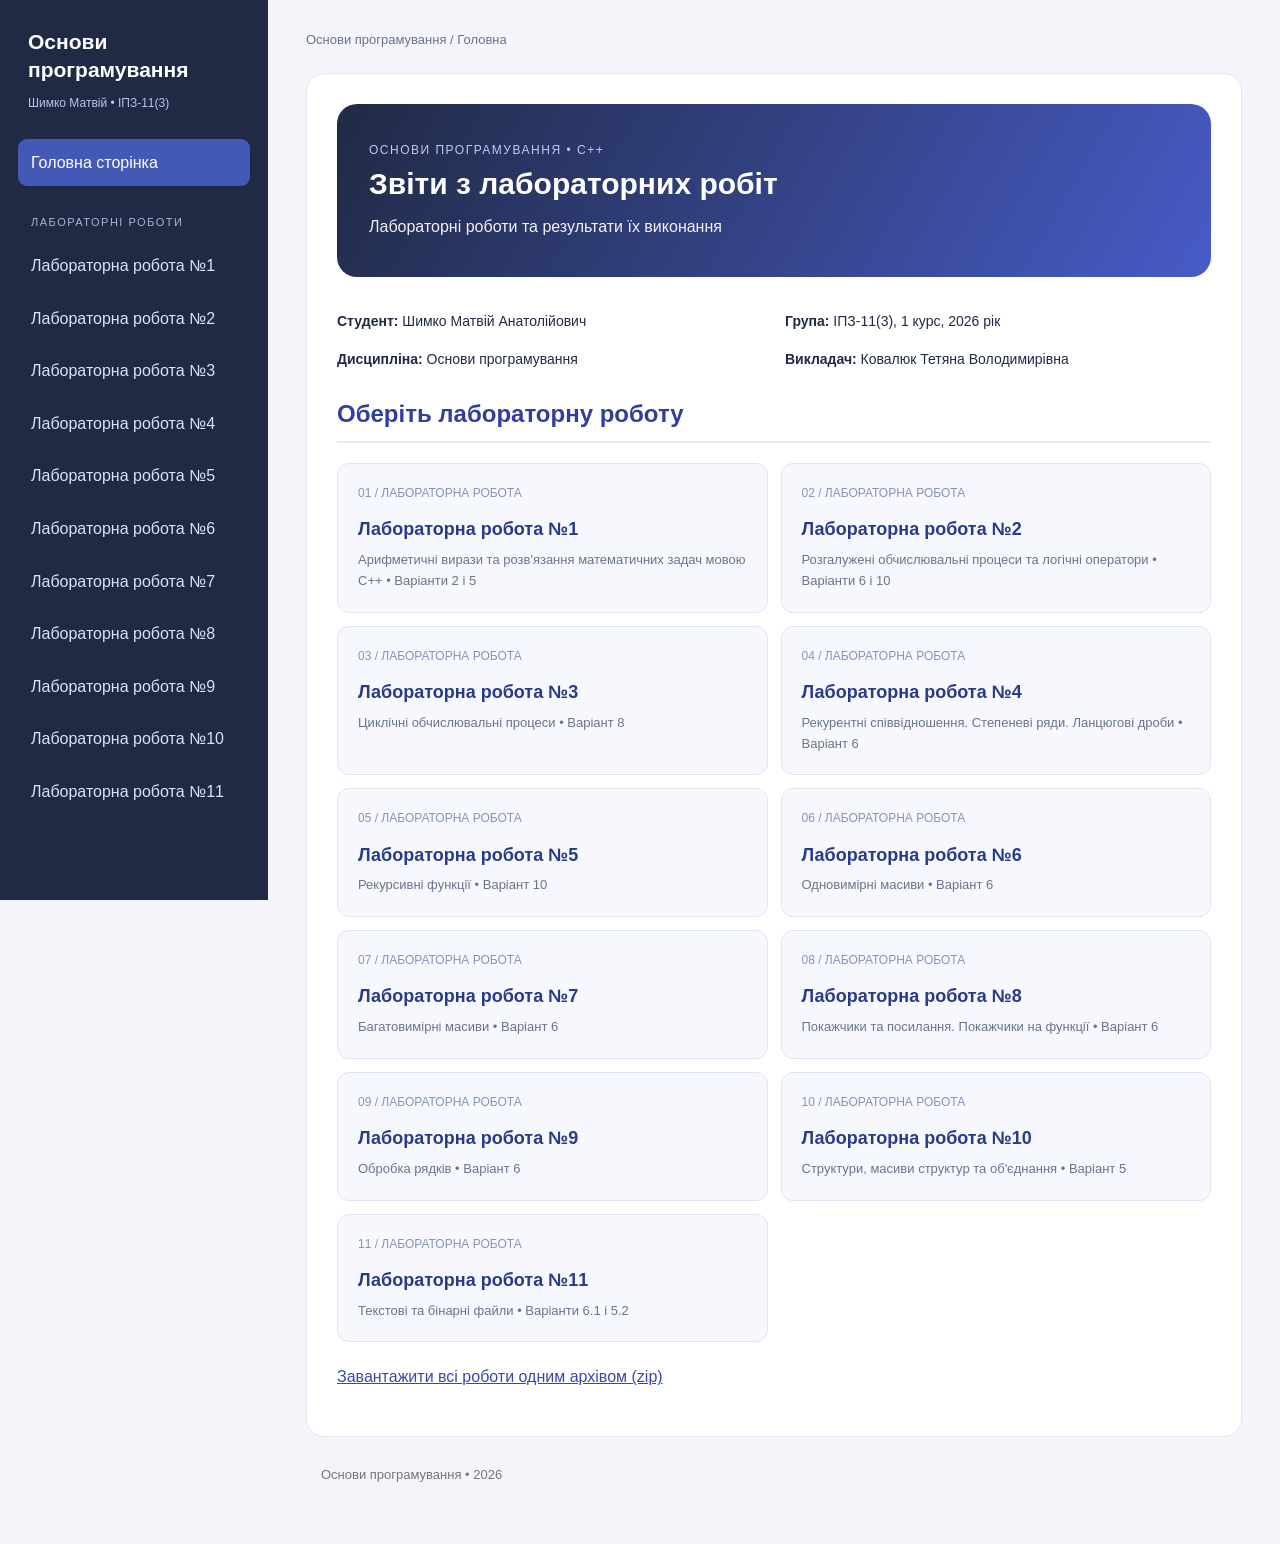
<file: index.html>
<!doctype html>
<html lang="uk">
<head>
<meta charset="utf-8">
<meta name="viewport" content="width=device-width, initial-scale=1">
<title>Лабораторні роботи. Шимко Матвій, ІПЗ-11(3)</title>
<link rel="stylesheet" href="style.css">
</head>
<body>
<a class="skip" href="#content">Перейти до вмісту</a>
<div class="layout">
<aside class="sidebar"><div class="brand">Основи<br>програмування<small>Шимко Матвій • ІПЗ-11(3)</small></div><nav aria-label="Лабораторні роботи"><a href="index.html" class="active" aria-current="page">Головна сторінка</a><div class="side-label">ЛАБОРАТОРНІ РОБОТИ</div><a href="lab01/index.html">Лабораторна робота №1</a><a href="lab02/index.html">Лабораторна робота №2</a><a href="lab03/index.html">Лабораторна робота №3</a><a href="lab04/index.html">Лабораторна робота №4</a><a href="lab05/index.html">Лабораторна робота №5</a><a href="lab06/index.html">Лабораторна робота №6</a><a href="lab07/index.html">Лабораторна робота №7</a><a href="lab08/index.html">Лабораторна робота №8</a><a href="lab09/index.html">Лабораторна робота №9</a><a href="lab10/index.html">Лабораторна робота №10</a><a href="lab11/index.html">Лабораторна робота №11</a></nav></aside>
<main id="content" class="main">
<p id="crumb" class="crumb"></p>
<section class="page" id="home" tabindex="-1">
<header class="hero"><p class="eyebrow">Основи програмування • C++</p>
<h1>Звіти з лабораторних робіт</h1>
<p>Лабораторні роботи та результати їх виконання</p></header>
<div class="meta"><p><b>Студент:</b> Шимко Матвій Анатолійович</p>
<p><b>Група:</b> ІПЗ-11(3), 1 курс, 2026 рік</p>
<p><b>Дисципліна:</b> Основи програмування</p>
<p><b>Викладач:</b> Ковалюк Тетяна Володимирівна</p></div>
<h2>Оберіть лабораторну роботу</h2>
<div class="menu-grid"><a class="menu-card" href="lab01/index.html"><span class="num">01 / ЛАБОРАТОРНА РОБОТА</span><b>Лабораторна робота №1</b><span>Арифметичні вирази та розв&#x27;язання математичних задач мовою C++ • Варіанти 2 і 5</span></a><a class="menu-card" href="lab02/index.html"><span class="num">02 / ЛАБОРАТОРНА РОБОТА</span><b>Лабораторна робота №2</b><span>Розгалужені обчислювальні процеси та логічні оператори • Варіанти 6 і 10</span></a><a class="menu-card" href="lab03/index.html"><span class="num">03 / ЛАБОРАТОРНА РОБОТА</span><b>Лабораторна робота №3</b><span>Циклічні обчислювальні процеси • Варіант 8</span></a><a class="menu-card" href="lab04/index.html"><span class="num">04 / ЛАБОРАТОРНА РОБОТА</span><b>Лабораторна робота №4</b><span>Рекурентні співвідношення. Степеневі ряди. Ланцюгові дроби • Варіант 6</span></a><a class="menu-card" href="lab05/index.html"><span class="num">05 / ЛАБОРАТОРНА РОБОТА</span><b>Лабораторна робота №5</b><span>Рекурсивні функції • Варіант 10</span></a><a class="menu-card" href="lab06/index.html"><span class="num">06 / ЛАБОРАТОРНА РОБОТА</span><b>Лабораторна робота №6</b><span>Одновимірні масиви • Варіант 6</span></a><a class="menu-card" href="lab07/index.html"><span class="num">07 / ЛАБОРАТОРНА РОБОТА</span><b>Лабораторна робота №7</b><span>Багатовимірні масиви • Варіант 6</span></a><a class="menu-card" href="lab08/index.html"><span class="num">08 / ЛАБОРАТОРНА РОБОТА</span><b>Лабораторна робота №8</b><span>Покажчики та посилання. Покажчики на функції • Варіант 6</span></a><a class="menu-card" href="lab09/index.html"><span class="num">09 / ЛАБОРАТОРНА РОБОТА</span><b>Лабораторна робота №9</b><span>Обробка рядків • Варіант 6</span></a><a class="menu-card" href="lab10/index.html"><span class="num">10 / ЛАБОРАТОРНА РОБОТА</span><b>Лабораторна робота №10</b><span>Структури, масиви структур та об&#x27;єднання • Варіант 5</span></a><a class="menu-card" href="lab11/index.html"><span class="num">11 / ЛАБОРАТОРНА РОБОТА</span><b>Лабораторна робота №11</b><span>Текстові та бінарні файли • Варіанти 6.1 і 5.2</span></a></div>
<p class="zip"><a href="Shimko_IPZ-11.zip" download>Завантажити всі роботи одним
архівом (zip)</a></p>
</section>
<p class="footer">Основи програмування • 2026</p>
</main>
</div>
<script src="site.js"></script>
</body>
</html>
</file>
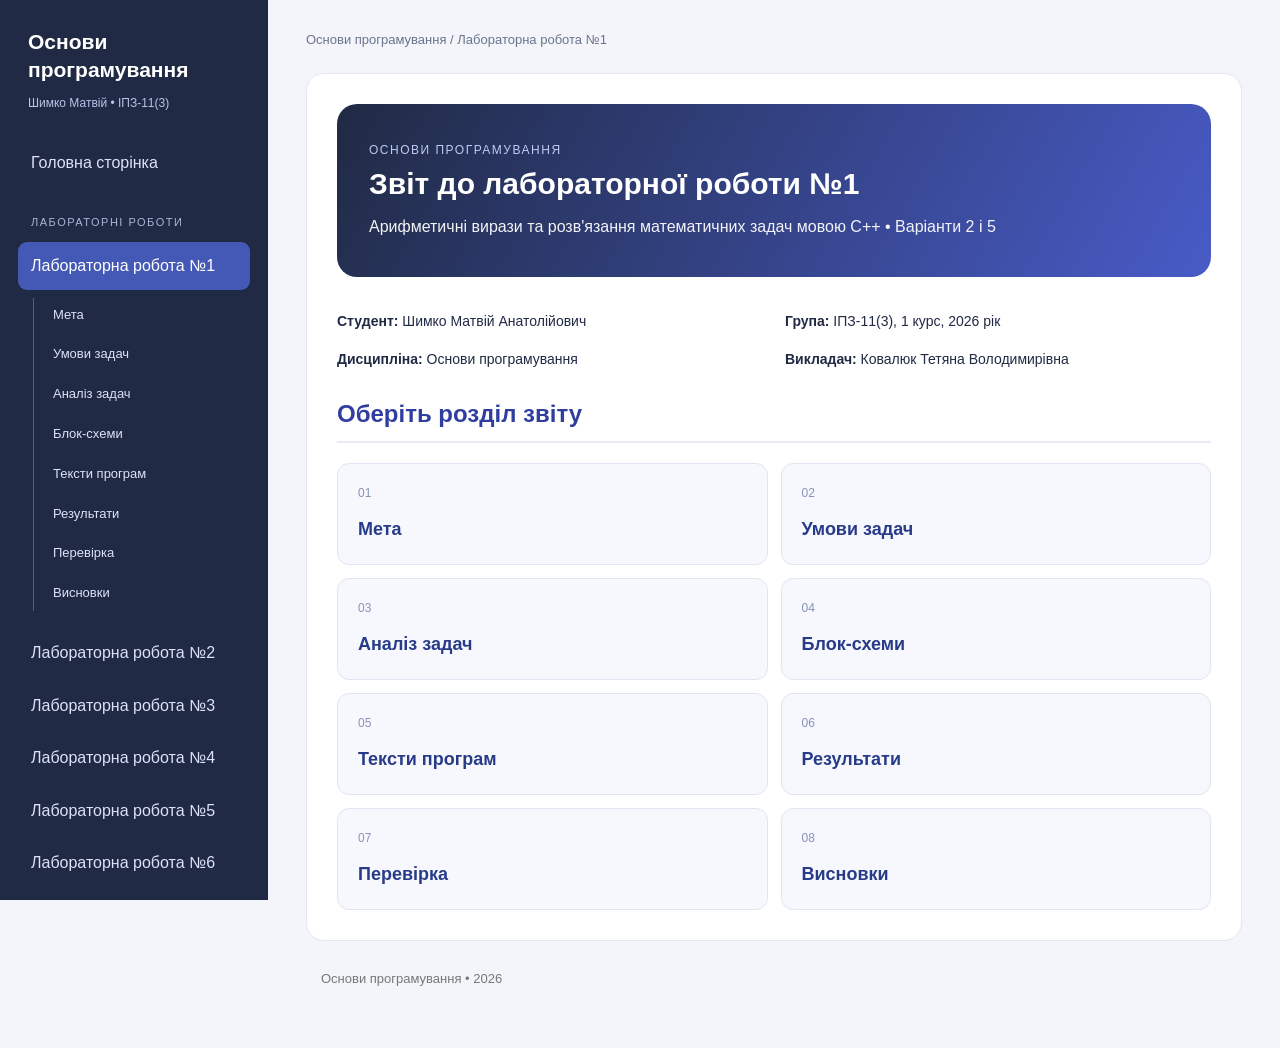
<file: lab01/index.html>
<!doctype html>
<html lang="uk">
<head>
<meta charset="utf-8">
<meta name="viewport" content="width=device-width, initial-scale=1">
<title>Лабораторна №1. Арифметичні вирази та розв&#x27;язання математичних задач мовою C++</title>
<link rel="stylesheet" href="../style.css">
</head>
<body data-lab="1">
<a class="skip" href="#content">Перейти до вмісту</a>
<div class="layout">
<aside class="sidebar"><div class="brand">Основи<br>програмування<small>Шимко Матвій • ІПЗ-11(3)</small></div><nav aria-label="Лабораторні роботи"><a href="../index.html">Головна сторінка</a><div class="side-label">ЛАБОРАТОРНІ РОБОТИ</div><a href="../lab01/index.html#top" data-nav="top">Лабораторна робота №1</a><nav class="subnav" aria-label="Розділи звіту"><a href="#goal" data-nav="goal">Мета</a><a href="#task" data-nav="task">Умови задач</a><a href="#analysis" data-nav="analysis">Аналіз задач</a><a href="#scheme" data-nav="scheme">Блок-схеми</a><a href="#code" data-nav="code">Тексти програм</a><a href="#results" data-nav="results">Результати</a><a href="#check" data-nav="check">Перевірка</a><a href="#conclusion" data-nav="conclusion">Висновки</a></nav><a href="../lab02/index.html">Лабораторна робота №2</a><a href="../lab03/index.html">Лабораторна робота №3</a><a href="../lab04/index.html">Лабораторна робота №4</a><a href="../lab05/index.html">Лабораторна робота №5</a><a href="../lab06/index.html">Лабораторна робота №6</a><a href="../lab07/index.html">Лабораторна робота №7</a><a href="../lab08/index.html">Лабораторна робота №8</a><a href="../lab09/index.html">Лабораторна робота №9</a><a href="../lab10/index.html">Лабораторна робота №10</a><a href="../lab11/index.html">Лабораторна робота №11</a></nav></aside>
<main id="content" class="main">
<p id="crumb" class="crumb"></p>
<section class="page" id="top" tabindex="-1"><header class="hero"><p class="eyebrow">Основи програмування</p><h1>Звіт до лабораторної роботи №1</h1><p>Арифметичні вирази та розв'язання математичних задач мовою C++ • Варіанти 2 і 5</p></header><div class="meta"><p><b>Студент:</b> Шимко Матвій Анатолійович</p>
<p><b>Група:</b> ІПЗ-11(3), 1 курс, 2026 рік</p>
<p><b>Дисципліна:</b> Основи програмування</p>
<p><b>Викладач:</b> Ковалюк Тетяна Володимирівна</p></div><h2>Оберіть розділ звіту</h2><div class="menu-grid"><a class="menu-card" href="#goal"><span class="num">01</span><b>Мета</b></a><a class="menu-card" href="#task"><span class="num">02</span><b>Умови задач</b></a><a class="menu-card" href="#analysis"><span class="num">03</span><b>Аналіз задач</b></a><a class="menu-card" href="#scheme"><span class="num">04</span><b>Блок-схеми</b></a><a class="menu-card" href="#code"><span class="num">05</span><b>Тексти програм</b></a><a class="menu-card" href="#results"><span class="num">06</span><b>Результати</b></a><a class="menu-card" href="#check"><span class="num">07</span><b>Перевірка</b></a><a class="menu-card" href="#conclusion"><span class="num">08</span><b>Висновки</b></a></div></section>
<section class="page" id="goal" tabindex="-1"><p class="eyebrow">Лабораторна робота №1 / 01 з 08</p><h2>1. Мета роботи</h2>
<div class="card"><ul>
<li>Вивчити особливості використання вбудованих типів даних: char, int, long, short, float,
double, unsigned char, unsigned int, unsigned long.</li>
<li>Вивчити особливості використання функцій введення - виведення.</li>
<li>Навчитися застосовувати стандартні математичні функції.</li>
</ul></div>
<div class="page-footer"><a href="#top">← До розділів</a><a href="#top">Усі розділи</a><a href="#task">Умови задач →</a></div></section>
<section class="page" id="task" tabindex="-1"><p class="eyebrow">Лабораторна робота №1 / 02 з 08</p><h2>2. Умови задач</h2>
<div class="task">
<h3>Завдання 1 - варіант 2</h3>
<p>Варіант 2 (у таблиці 28 варіантів, 30 - 28 = 2).</p>
<p>За даними, що введені з клавіатури в оперативну пам'ять, визначити значення виразу,
використовуючи математичні функції, і вивести результат на екран. Довільні значення
змінних A, B, C, D ввести з клавіатури.</p>
<div class="formula">X = (2.3 + AB<sup>2</sup>) / (0.4 + Ce<sup>D</sup>)</div>
</div>

<div class="task">
<h3>Завдання 2 - варіант 5</h3>
<p>Варіант 5 (у таблиці 25 варіантів, 30 - 25 = 5).</p>
<p>Написати програму, що розв'язує задачу з математики шкільного курсу: обчислити відстань
від точки (x<sub>0</sub>, y<sub>0</sub>) до точки (x<sub>1</sub>, y<sub>1</sub>), значення
координат яких введені з клавіатури.</p>
</div>
<div class="page-footer"><a href="#goal">← Мета</a><a href="#top">Усі розділи</a><a href="#analysis">Аналіз задач →</a></div></section>
<section class="page" id="analysis" tabindex="-1"><p class="eyebrow">Лабораторна робота №1 / 03 з 08</p><h2>3. Аналіз задач</h2>
<div class="task">
<h3>Завдання 1 - варіант 2</h3>
<p>Для розв'язання задачі потрібно ввести чотири дійсні числа A, B, C, D (тип
<code>float</code>). Вони вводяться одним рядком. Вираз рахується частинами: спочатку чисельник
2.3 + AB<sup>2</sup>, потім знаменник 0.4 + Ce<sup>D</sup>, а тоді їх частка. Квадрат B рахується
множенням, а експонента функцією <code>exp</code> з бібліотеки <code>cmath</code>. </p>
<p>Якщо введено не число, <code>cin.fail()</code> показує помилку, <code>cin.clear()</code> її
скидає, а <code>cin.ignore()</code> пропускає неправильний рядок. Після цього чотири значення
вводяться знову.</p>
<p>Перед діленням необхідно переконатися, що знаменник не дорівнює нулю. Дробові числа зберігаються наближено, тому знаменник вважається нулем, якщо
його модуль менший за 10<sup>-6</sup>. Тоді виводиться повідомлення, а X не рахується. Окреме
повідомлення виводиться, якщо значення X не вміщується у <code>float</code>.</p>
</div>

<div class="task">
<h3>Завдання 2 - варіант 5</h3>
<p>Різниці координат по осях Ox і Oy є катетами прямокутного трикутника, а відстань між точками є
його гіпотенузою. За теоремою Піфагора отримуємо формулу:</p>
<div class="formula">d = √((x<sub>1</sub> - x<sub>0</sub>)<sup>2</sup> +
(y<sub>1</sub> - y<sub>0</sub>)<sup>2</sup>)</div>
<p>Програма рахує різниці координат. Для квадрата використовую множення, а для кореня
функцію <code>sqrt</code>. Координати дійсні (<code>float</code>), кожна пара вводиться окремо, а
неправильне введення обробляється так само, як у завданні 1.</p>
</div>

<div class="task">
<h3>Структура програм</h3>
<p>Функції в цій роботі ще не вивчалися, тому кожна програма складається лише з функції
<code>main</code>.</p>
<p class="tcap">Таблиця 1 - Функції програм</p>
<div class="table-scroll"><table>
<tr><th>Файл</th><th>Функція</th><th>Призначення</th></tr>
<tr><td><code>task1.cpp</code></td><td><code>main</code></td><td>введення A, B, C, D з
перевіркою, обчислення і виведення X</td></tr>
<tr><td><code>task2.cpp</code></td><td><code>main</code></td><td>введення координат двох
точок з перевіркою, обчислення і виведення відстані</td></tr>
</table></div>
<p>Джерела: Ковалюк Т.В. Алгоритмізація та програмування, 2024; Ковалюк Т.В.,
Петрівський В.Я. Гарний стиль програмування мовами C, C++, C#, 2025.</p>
</div>
<div class="page-footer"><a href="#task">← Умови задач</a><a href="#top">Усі розділи</a><a href="#scheme">Блок-схеми →</a></div></section>
<section class="page" id="scheme" tabindex="-1"><p class="eyebrow">Лабораторна робота №1 / 04 з 08</p><h2>4. Блок-схеми алгоритмів</h2>
<div class="task">
<h3>Завдання 1 - варіант 2</h3>
<figure class="fc"><a href="img/task1-fc-main.svg"><img src="img/task1-fc-main.svg" alt="" loading="lazy"></a><figcaption>Рисунок 1 - Блок-схема функції <code>main</code> (головна функція: обчислення виразу X)</figcaption></figure>
</div>

<div class="task">
<h3>Завдання 2 - варіант 5</h3>
<figure class="fc"><a href="img/task2-fc-main.svg"><img src="img/task2-fc-main.svg" alt="" loading="lazy"></a><figcaption>Рисунок 2 - Блок-схема функції <code>main</code> (головна функція: обчислення відстані між точками)</figcaption></figure>
</div>
<div class="page-footer"><a href="#analysis">← Аналіз задач</a><a href="#top">Усі розділи</a><a href="#code">Тексти програм →</a></div></section>
<section class="page" id="code" tabindex="-1"><p class="eyebrow">Лабораторна робота №1 / 05 з 08</p><h2>5. Тексти програм</h2>
<div class="task">
<h3>Завдання 1 - варіант 2</h3>
<p class="file">Файл <a href="task1.cpp" download>task1.cpp</a></p>
<pre><code><span class="cm">/////////////////////////////////////////////////////////////////////</span>
<span class="cm">// Ім&#x27;я файлу: task1.cpp</span>
<span class="cm">// Автор: Шимко Матвій, гр. ІПЗ-11(3)</span>
<span class="cm">// Номер версії модуля: version 2</span>
<span class="cm">// Запланована ціль: лабораторна робота №1, завдання 1, варіант 2.</span>
<span class="cm">//                   Обчислити значення виразу</span>
<span class="cm">//                   X = (2.3 + AB^2) / (0.4 + Ce^D).</span>
<span class="cm">/////////////////////////////////////////////////////////////////////</span>

<span class="pp">#include &lt;cmath&gt;</span>
<span class="pp">#include &lt;iostream&gt;</span>
<span class="kw">using</span> <span class="kw">namespace</span> std;

<span class="cm">//=========== константи</span>
<span class="kw">const</span> <span class="kw">float</span> NUMERATOR_TERM = <span class="nm">2</span>.3f;   <span class="cm">// доданок у чисельнику</span>
<span class="kw">const</span> <span class="kw">float</span> DENOMINATOR_TERM = <span class="nm">0</span>.4f; <span class="cm">// доданок у знаменнику</span>
<span class="kw">const</span> <span class="kw">float</span> ZERO_LIMIT = <span class="nm">0</span>.000001f;  <span class="cm">// менший за це модуль вважається нулем</span>
<span class="kw">const</span> <span class="kw">float</span> MAX_VALUE = 1e38f;       <span class="cm">// межа значень типу float</span>

<span class="cm">//=========== глобальні змінні</span>
<span class="kw">float</span> a = <span class="nm">0</span>;           <span class="cm">// значення A</span>
<span class="kw">float</span> b = <span class="nm">0</span>;           <span class="cm">// значення B</span>
<span class="kw">float</span> c = <span class="nm">0</span>;           <span class="cm">// значення C</span>
<span class="kw">float</span> d = <span class="nm">0</span>;           <span class="cm">// значення D</span>
<span class="kw">float</span> numerator = <span class="nm">0</span>;   <span class="cm">// чисельник виразу</span>
<span class="kw">float</span> denominator = <span class="nm">0</span>; <span class="cm">// знаменник виразу</span>
<span class="kw">float</span> result = <span class="nm">0</span>;      <span class="cm">// значення X</span>

<span class="cm">/*
 * Функція вводить A, B, C, D, перевіряє знаменник на нуль
 * і виводить значення виразу X
 * Параметри: немає
 * Значення, що повертаються: 0
 */</span>
<span class="kw">int</span> main()
{
    cout &lt;&lt; <span class="st">&quot;Lab work 1. Task 1. Variant 2.&quot;</span> &lt;&lt; endl;
    cout &lt;&lt; <span class="st">&quot;Author: Matvii Shimko, group IPZ-11(3)&quot;</span> &lt;&lt; endl &lt;&lt; endl;
    cout &lt;&lt; <span class="st">&quot;Calculate X = (2.3 + A * B^2) / (0.4 + C * e^D)&quot;</span> &lt;&lt; endl &lt;&lt; endl;

    cout &lt;&lt; <span class="st">&quot;Enter A, B, C, D: &quot;</span>;
    cin &gt;&gt; a &gt;&gt; b &gt;&gt; c &gt;&gt; d;
    <span class="kw">while</span> (cin.fail())
    {
        cin.clear();            <span class="cm">// скинути помилку введення</span>
        cin.ignore(<span class="nm">1000</span>, <span class="st">&#x27;\n&#x27;</span>); <span class="cm">// і пропустити неправильний рядок</span>
        cout &lt;&lt; <span class="st">&quot;Error! Enter four numbers: &quot;</span>;
        cin &gt;&gt; a &gt;&gt; b &gt;&gt; c &gt;&gt; d;
    }

    numerator = NUMERATOR_TERM + a * b * b;
    denominator = DENOMINATOR_TERM + c * exp(d);

    <span class="kw">if</span> (fabs(denominator) &lt; ZERO_LIMIT)
    {
        cout &lt;&lt; <span class="st">&quot;Error! The denominator is 0, X is not defined.&quot;</span> &lt;&lt; endl;
    }
    <span class="kw">else</span>
    {
        result = numerator / denominator;

        <span class="cm">// якщо значення не вмістилось у float, ця умова хибна</span>
        <span class="kw">if</span> (fabs(result) &lt; MAX_VALUE)
        {
            cout &lt;&lt; <span class="st">&quot;X = &quot;</span> &lt;&lt; result &lt;&lt; endl;
        }
        <span class="kw">else</span>
        {
            cout &lt;&lt; <span class="st">&quot;Error! The numbers are too large for float.&quot;</span> &lt;&lt; endl;
        }
    }

    <span class="kw">return</span> <span class="nm">0</span>;
}
</code></pre>
</div>

<div class="task">
<h3>Завдання 2 - варіант 5</h3>
<p class="file">Файл <a href="task2.cpp" download>task2.cpp</a></p>
<pre><code><span class="cm">/////////////////////////////////////////////////////////////////////</span>
<span class="cm">// Ім&#x27;я файлу: task2.cpp</span>
<span class="cm">// Автор: Шимко Матвій, гр. ІПЗ-11(3)</span>
<span class="cm">// Номер версії модуля: version 2</span>
<span class="cm">// Запланована ціль: лабораторна робота №1, завдання 2, варіант 5.</span>
<span class="cm">//                   Обчислити відстань між двома точками площини.</span>
<span class="cm">/////////////////////////////////////////////////////////////////////</span>

<span class="pp">#include &lt;cmath&gt;</span>
<span class="pp">#include &lt;iostream&gt;</span>
<span class="kw">using</span> <span class="kw">namespace</span> std;

<span class="cm">//=========== глобальні змінні</span>
<span class="kw">float</span> firstX = <span class="nm">0</span>;      <span class="cm">// координата x0 першої точки</span>
<span class="kw">float</span> firstY = <span class="nm">0</span>;      <span class="cm">// координата y0 першої точки</span>
<span class="kw">float</span> secondX = <span class="nm">0</span>;     <span class="cm">// координата x1 другої точки</span>
<span class="kw">float</span> secondY = <span class="nm">0</span>;     <span class="cm">// координата y1 другої точки</span>
<span class="kw">float</span> differenceX = <span class="nm">0</span>; <span class="cm">// різниця координат по осі Ox</span>
<span class="kw">float</span> differenceY = <span class="nm">0</span>; <span class="cm">// різниця координат по осі Oy</span>
<span class="kw">float</span> length = <span class="nm">0</span>;      <span class="cm">// відстань між точками</span>

<span class="cm">/*
 * Функція вводить координати двох точок і виводить відстань між ними
 * Параметри: немає
 * Значення, що повертаються: 0
 */</span>
<span class="kw">int</span> main()
{
    cout &lt;&lt; <span class="st">&quot;Lab work 1. Task 2. Variant 5.&quot;</span> &lt;&lt; endl;
    cout &lt;&lt; <span class="st">&quot;Author: Matvii Shimko, group IPZ-11(3)&quot;</span> &lt;&lt; endl &lt;&lt; endl;
    cout &lt;&lt; <span class="st">&quot;Calculate the distance between points (x0, y0) and (x1, y1)&quot;</span>
         &lt;&lt; endl
         &lt;&lt; endl;

    cout &lt;&lt; <span class="st">&quot;Enter x0 and y0: &quot;</span>;
    cin &gt;&gt; firstX &gt;&gt; firstY;
    <span class="kw">while</span> (cin.fail())
    {
        cin.clear();            <span class="cm">// скинути помилку введення</span>
        cin.ignore(<span class="nm">1000</span>, <span class="st">&#x27;\n&#x27;</span>); <span class="cm">// і пропустити неправильний рядок</span>
        cout &lt;&lt; <span class="st">&quot;Error! Enter two numbers: &quot;</span>;
        cin &gt;&gt; firstX &gt;&gt; firstY;
    }

    cout &lt;&lt; <span class="st">&quot;Enter x1 and y1: &quot;</span>;
    cin &gt;&gt; secondX &gt;&gt; secondY;
    <span class="kw">while</span> (cin.fail())
    {
        cin.clear();
        cin.ignore(<span class="nm">1000</span>, <span class="st">&#x27;\n&#x27;</span>);
        cout &lt;&lt; <span class="st">&quot;Error! Enter two numbers: &quot;</span>;
        cin &gt;&gt; secondX &gt;&gt; secondY;
    }

    differenceX = secondX - firstX;
    differenceY = secondY - firstY;
    length = sqrt(differenceX * differenceX + differenceY * differenceY);

    cout &lt;&lt; <span class="st">&quot;Distance = &quot;</span> &lt;&lt; length &lt;&lt; endl;

    <span class="kw">return</span> <span class="nm">0</span>;
}
</code></pre>
</div>
<div class="page-footer"><a href="#scheme">← Блок-схеми</a><a href="#top">Усі розділи</a><a href="#results">Результати →</a></div></section>
<section class="page" id="results" tabindex="-1"><p class="eyebrow">Лабораторна робота №1 / 06 з 08</p><h2>6. Результати виконання роботи</h2>
<div class="task">
<h3>Завдання 1 - варіант 2</h3>
<div class="result">
<figure class="shot"><a href="img/task1-run-1.png"><img src="img/task1-run-1.png" alt="" width="572" loading="lazy"></a><figcaption>Рисунок 3 - Обчислення при A = 1, B = 2, C = 1, D = 0</figcaption></figure>
<figure class="shot"><a href="img/task1-run-2.png"><img src="img/task1-run-2.png" alt="" width="572" loading="lazy"></a><figcaption>Рисунок 4 - Дробові та від'ємні значення: A = 2.5, B = -1.5, C = 3, D = 1.2</figcaption></figure>
<figure class="shot"><a href="img/task1-run-3.png"><img src="img/task1-run-3.png" alt="" width="572" loading="lazy"></a><figcaption>Рисунок 5 - Некоректне введення (abc і 1 x 2 3), після нього знаменник дорівнює нулю</figcaption></figure>
<figure class="shot"><a href="img/task1-run-4.png"><img src="img/task1-run-4.png" alt="" width="572" loading="lazy"></a><figcaption>Рисунок 6 - Значення e у степені 100 не вміщується у float</figcaption></figure>
</div>
</div>

<div class="task">
<h3>Завдання 2 - варіант 5</h3>
<div class="result">
<figure class="shot"><a href="img/task2-run-1.png"><img src="img/task2-run-1.png" alt="" width="572" loading="lazy"></a><figcaption>Рисунок 7 - Відстань між точками (1, 2) і (4, 6)</figcaption></figure>
<figure class="shot"><a href="img/task2-run-2.png"><img src="img/task2-run-2.png" alt="" width="572" loading="lazy"></a><figcaption>Рисунок 8 - Дробові та від'ємні координати: (-1.5, 2.25) і (3, -0.75)</figcaption></figure>
<figure class="shot"><a href="img/task2-run-3.png"><img src="img/task2-run-3.png" alt="" width="572" loading="lazy"></a><figcaption>Рисунок 9 - Некоректне введення (a b і x), точки збігаються</figcaption></figure>
</div>
</div>
<div class="page-footer"><a href="#code">← Тексти програм</a><a href="#top">Усі розділи</a><a href="#check">Перевірка →</a></div></section>
<section class="page" id="check" tabindex="-1"><p class="eyebrow">Лабораторна робота №1 / 07 з 08</p><h2>7. Аналіз достовірності результатів</h2>
<div class="task">
<h3>Перевірка в Excel</h3>
<p>Результати обох програм перевірено в Excel (файл
<a href="check.xlsx" download>check.xlsx</a>). Формули записано в клітинки за умовою задачі, через
функції <code>EXP</code> і <code>SQRT</code>. Поруч стоять значення, які вивела програма для тих
самих вхідних даних.</p>
<figure class="shot"><a href="img/excel-check.png"><img src="img/excel-check.png" alt="" width="555" loading="lazy"></a><figcaption>Рисунок 10 - Перевірка результатів в Excel</figcaption></figure>
<ul>
<li>завдання 1: 8 наборів даних, найбільша відносна різниця 6.6 · 10<sup>-7</sup>;</li>
<li>завдання 2: 6 наборів даних, найбільша різниця 2.4 · 10<sup>-4</sup> при відстані
195.256.</li>
</ul>
<p>Такі різниці дає округлення: програма виводить 6 значущих цифр, а Excel показує більше.</p>
</div>

<div class="task">
<h3>Ручна перевірка</h3>
<p>Для завдання 1 візьмемо A = 1, B = 2, C = 1, D = 0:</p>
<div class="formula">X = (2.3 + 1 · 2<sup>2</sup>) / (0.4 + 1 · e<sup>0</sup>) =
(2.3 + 4) / (0.4 + 1) = 6.3 / 1.4 = 4.5</div>
<p>Тепер дробові значення A = 2.5, B = -1.5, C = 3, D = 1.2:</p>
<div class="formula">X = (2.3 + 2.5 · 2.25) / (0.4 + 3 · 3.320117) =
7.925 / 10.360351 ≈ 0.764935</div>
<p>Для завдання 2 візьмемо точки (1, 2) і (4, 6):</p>
<div class="formula">d = √((4 - 1)<sup>2</sup> + (6 - 2)<sup>2</sup>) = √(9 + 16) =
√25 = 5</div>
<p>І точки з дробовими координатами (-1.5, 2.25) і (3, -0.75):</p>
<div class="formula">d = √(4.5<sup>2</sup> + (-3)<sup>2</sup>) = √(20.25 + 9) =
√29.25 ≈ 5.40833</div>
<p>Ці приклади та випадки з помилками зібрано в таблиці.</p>
<p class="tcap">Таблиця 2 - Контрольні випадки</p>
<div class="table-scroll"><table>
<tr><th>Вхідні дані</th><th>Очікуваний результат</th><th>Результат програми</th></tr>
<tr><td>A = 1, B = 2, C = 1, D = 0</td><td>X = 4.5</td><td>X = 4.5</td></tr>
<tr><td>A = 2.5, B = -1.5, C = 3, D = 1.2</td><td>X ≈ 0.764935</td><td>X = 0.764935</td></tr>
<tr><td>A = 1, B = 2, C = -0.4, D = 0</td><td>знаменник 0.4 - 0.4 = 0, X не існує</td>
<td>повідомлення про нульовий знаменник</td></tr>
<tr><td>A = 1, B = 2, C = 0, D = 100</td><td>e<sup>100</sup> не вміщується у
<code>float</code></td><td>повідомлення про завеликі числа</td></tr>
<tr><td>abc; 1 x 2 3</td><td>повторне введення</td><td>Error! Enter four numbers</td></tr>
<tr><td>(1, 2) і (4, 6)</td><td>d = 5</td><td>Distance = 5</td></tr>
<tr><td>(-1.5, 2.25) і (3, -0.75)</td><td>d ≈ 5.40833</td><td>Distance = 5.40833</td></tr>
<tr><td>(0, 0) і (0, 0)</td><td>d = 0</td><td>Distance = 0</td></tr>
<tr><td>a b; x</td><td>повторне введення</td><td>Error! Enter two numbers</td></tr>
</table></div>
</div>
<div class="page-footer"><a href="#results">← Результати</a><a href="#top">Усі розділи</a><a href="#conclusion">Висновки →</a></div></section>
<section class="page" id="conclusion" tabindex="-1"><p class="eyebrow">Лабораторна робота №1 / 08 з 08</p><h2>8. Висновки</h2>
<div class="card">
<p>У ході лабораторної роботи розроблено дві програми мовою C++. Перша обчислює заданий вираз за
допомогою функції <code>exp</code>, друга знаходить відстань між двома точками за теоремою Піфагора
за допомогою <code>sqrt</code>. Обидві просять повторити введення, якщо введено не число. Виконано
перевірку в Excel і вручну, значення збігаються. У першій програмі довелося окремо врахувати нульовий
знаменник і значення, яке не вміщується у <code>float</code>.</p>
</div>
<div class="page-footer"><a href="#check">← Перевірка</a><a href="#top">Усі розділи</a><a href="#top">До розділів →</a></div></section>
<p class="footer">Основи програмування • 2026</p>
</main>
</div>
<script src="../site.js"></script>
</body>
</html>
</file>
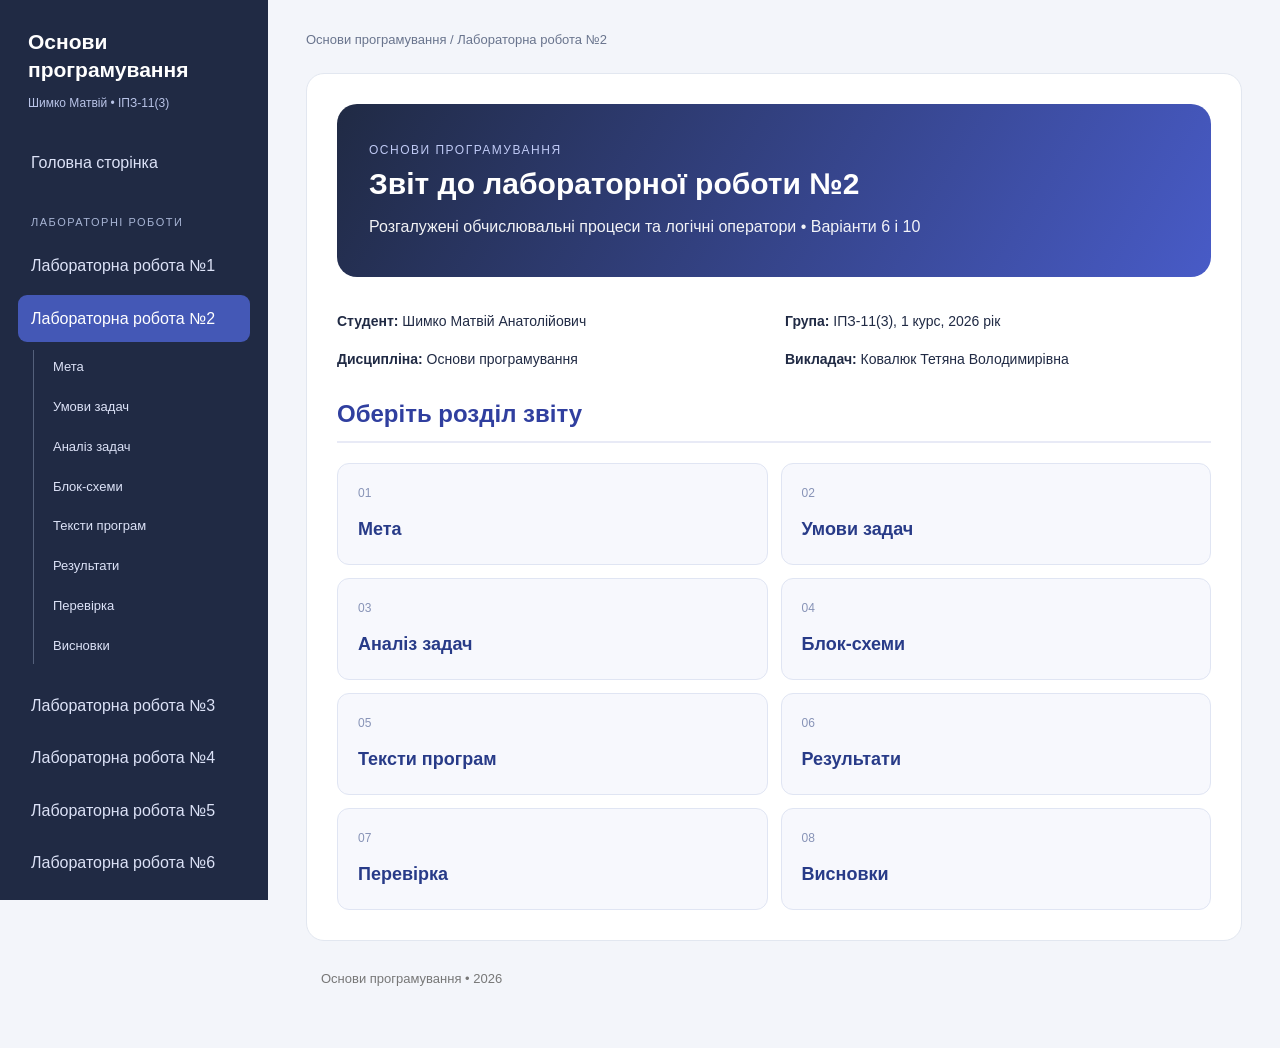
<file: lab02/index.html>
<!doctype html>
<html lang="uk">
<head>
<meta charset="utf-8">
<meta name="viewport" content="width=device-width, initial-scale=1">
<title>Лабораторна №2. Розгалужені обчислювальні процеси та логічні оператори</title>
<link rel="stylesheet" href="../style.css">
</head>
<body data-lab="2">
<a class="skip" href="#content">Перейти до вмісту</a>
<div class="layout">
<aside class="sidebar"><div class="brand">Основи<br>програмування<small>Шимко Матвій • ІПЗ-11(3)</small></div><nav aria-label="Лабораторні роботи"><a href="../index.html">Головна сторінка</a><div class="side-label">ЛАБОРАТОРНІ РОБОТИ</div><a href="../lab01/index.html">Лабораторна робота №1</a><a href="../lab02/index.html#top" data-nav="top">Лабораторна робота №2</a><nav class="subnav" aria-label="Розділи звіту"><a href="#goal" data-nav="goal">Мета</a><a href="#task" data-nav="task">Умови задач</a><a href="#analysis" data-nav="analysis">Аналіз задач</a><a href="#scheme" data-nav="scheme">Блок-схеми</a><a href="#code" data-nav="code">Тексти програм</a><a href="#results" data-nav="results">Результати</a><a href="#check" data-nav="check">Перевірка</a><a href="#conclusion" data-nav="conclusion">Висновки</a></nav><a href="../lab03/index.html">Лабораторна робота №3</a><a href="../lab04/index.html">Лабораторна робота №4</a><a href="../lab05/index.html">Лабораторна робота №5</a><a href="../lab06/index.html">Лабораторна робота №6</a><a href="../lab07/index.html">Лабораторна робота №7</a><a href="../lab08/index.html">Лабораторна робота №8</a><a href="../lab09/index.html">Лабораторна робота №9</a><a href="../lab10/index.html">Лабораторна робота №10</a><a href="../lab11/index.html">Лабораторна робота №11</a></nav></aside>
<main id="content" class="main">
<p id="crumb" class="crumb"></p>
<section class="page" id="top" tabindex="-1"><header class="hero"><p class="eyebrow">Основи програмування</p><h1>Звіт до лабораторної роботи №2</h1><p>Розгалужені обчислювальні процеси та логічні оператори • Варіанти 6 і 10</p></header><div class="meta"><p><b>Студент:</b> Шимко Матвій Анатолійович</p>
<p><b>Група:</b> ІПЗ-11(3), 1 курс, 2026 рік</p>
<p><b>Дисципліна:</b> Основи програмування</p>
<p><b>Викладач:</b> Ковалюк Тетяна Володимирівна</p></div><h2>Оберіть розділ звіту</h2><div class="menu-grid"><a class="menu-card" href="#goal"><span class="num">01</span><b>Мета</b></a><a class="menu-card" href="#task"><span class="num">02</span><b>Умови задач</b></a><a class="menu-card" href="#analysis"><span class="num">03</span><b>Аналіз задач</b></a><a class="menu-card" href="#scheme"><span class="num">04</span><b>Блок-схеми</b></a><a class="menu-card" href="#code"><span class="num">05</span><b>Тексти програм</b></a><a class="menu-card" href="#results"><span class="num">06</span><b>Результати</b></a><a class="menu-card" href="#check"><span class="num">07</span><b>Перевірка</b></a><a class="menu-card" href="#conclusion"><span class="num">08</span><b>Висновки</b></a></div></section>
<section class="page" id="goal" tabindex="-1"><p class="eyebrow">Лабораторна робота №2 / 01 з 08</p><h2>1. Мета роботи</h2>
<div class="card"><ul>
<li>Вивчити особливості розгалужених обчислювальних процесів.</li>
<li>Опанувати технологію використання логічних операторів.</li>
</ul></div>
<div class="page-footer"><a href="#top">← До розділів</a><a href="#top">Усі розділи</a><a href="#task">Умови задач →</a></div></section>
<section class="page" id="task" tabindex="-1"><p class="eyebrow">Лабораторна робота №2 / 02 з 08</p><h2>2. Умови задач</h2>
<div class="task">
<h3>Завдання 1 - варіант 6</h3>
<p>Варіант 6 (у таблиці 24 варіанти, 30 - 24 = 6).</p>
<p>Визначити значення функції в залежності від значення її аргументів, які вводяться з
клавіатури:</p>
<div class="formula">f = b<sup>2</sup> / (10 - ab), якщо 0 &lt; ab &lt; 10<br>
f = 10a<sup>2</sup> / b, якщо ab &gt; 10<br>
f = 1, якщо ab = 0</div>
</div>

<div class="task">
<h3>Завдання 2 - варіант 10</h3>
<p>Варіант 10 (у таблиці 20 варіантів, 30 - 20 = 10).</p>
<p>Точка площини задана декартовими координатами (x, y). Перевірити, чи належить вона:</p>
<ul>
<li>а) трикутнику з вершинами A(x<sub>1</sub>, y<sub>1</sub>), B(x<sub>2</sub>,
y<sub>2</sub>), C(x<sub>3</sub>, y<sub>3</sub>), значення координат якого вводяться з
клавіатури;</li>
<li>в) багатокутнику з вершинами A<sub>1</sub>(x<sub>1</sub>, y<sub>1</sub>), ...,
A<sub>n</sub>(x<sub>n</sub>, y<sub>n</sub>).</li>
</ul>
<p>Підпункти позначено так, як у методичці: пункту б) там немає.</p>
</div>
<div class="page-footer"><a href="#goal">← Мета</a><a href="#top">Усі розділи</a><a href="#analysis">Аналіз задач →</a></div></section>
<section class="page" id="analysis" tabindex="-1"><p class="eyebrow">Лабораторна робота №2 / 03 з 08</p><h2>3. Аналіз задач</h2>
<div class="task">
<h3>Завдання 1 - варіант 6</h3>
<p>Вхідні дані: дійсні числа a і b (<code>float</code>). Формула залежить від добутку ab, тому
програма рахує його один раз і зберігає в окремій змінній. </p>
<p>Умова описує лише три випадки. Для ab &lt; 0 і ab = 10 формули немає, тому програма виводить
повідомлення, що функція не визначена. В інших випадках вкладені <code>if</code> вибирають одну з
трьох формул. За першої формули знаменник 10 - ab додатний. За другої ab &gt; 10, тому b не дорівнює
нулю.</p>
<p>Якщо введено не число, a і b вводяться знову, так само як у першій лабораторній.</p>
</div>

<div class="task">
<h3>Завдання 2 - варіант 10: трикутник</h3>
<p>Площа трикутника за координатами вершин:</p>
<div class="formula">S = |(x<sub>2</sub> - x<sub>1</sub>)(y<sub>3</sub> - y<sub>1</sub>) -
(x<sub>3</sub> - x<sub>1</sub>)(y<sub>2</sub> - y<sub>1</sub>)| / 2</div>
<p>Точка P з'єднується з вершинами, і виходять три менші трикутники PAB, PBC, PCA. Якщо P всередині
або на стороні, сума їхніх площ дорівнює S. Якщо P зовні, сума більша за S. Дробові числа
зберігаються наближено, тому сума порівнюється з S із допуском:
|сума - S| ≤ 10<sup>-5</sup> · S.</p>
<p>Якщо вершини лежать на одній прямій, трикутника немає. Тоді програма виводить повідомлення і
переходить до багатокутника. Цю перевірку робить функція <code>isOnOneLine</code>: вона порівнює
два добутки з формули площі, теж із допуском.</p>
</div>

<div class="task">
<h3>Завдання 2 - варіант 10: багатокутник</h3>
<p>Масиви вивчаються пізніше, тому вершини не зберігаються. Вони вводяться в циклі по одній, а
програма пам'ятає тільки першу й попередню. Кожна нова вершина разом із попередньою дає сторону, яка
відразу обробляється. Після циклу обробляється остання сторона, від n-ої вершини до першої.</p>
<p>З точки проводиться горизонтальний промінь праворуч. Якщо кількість його перетинів зі сторонами
непарна, точка всередині, а якщо парна, то зовні. Для сторони з кінцями
(x<sub>1</sub>, y<sub>1</sub>) і (x<sub>2</sub>, y<sub>2</sub>) перетин є тоді, коли y лежить між
y<sub>1</sub> і y<sub>2</sub>, а абсциса перетину більша за x:</p>
<div class="formula">c = x<sub>1</sub> + (y - y<sub>1</sub>)(x<sub>2</sub> - x<sub>1</sub>) /
(y<sub>2</sub> - y<sub>1</sub>)</div>
<p>Нижній кінець сторони враховується, а верхній ні: умова має вигляд
y<sub>1</sub> ≤ y &lt; y<sub>2</sub> або y<sub>2</sub> ≤ y &lt; y<sub>1</sub>. Так вершина на рівні
променя не дає зайвого перетину. </p>
<p>Точка на стороні теж належить багатокутнику. Для кожної сторони програма перевіряє, чи лежить точка
на прямій цієї сторони (<code>isOnOneLine</code>) і між її кінцями.</p>
<p>Багатокутник вважається простим, тобто його сторони не перетинаються між собою. Вершини вводяться в порядку обходу.
Кількість вершин має бути цілим числом, не менше 3. Якщо введено щось інше, програма просить увести
ще раз. Те саме з координатами.</p>
</div>

<div class="task">
<h3>Структура програм</h3>
<p>Завдання 1 складається лише з функції <code>main</code>, а в завданні 2 є допоміжні функції.</p>
<p class="tcap">Таблиця 1 - Функції програми task2.cpp</p>
<div class="table-scroll"><table>
<tr><th>Функція</th><th>Призначення</th></tr>
<tr><td><code>main</code></td><td>виклик основних кроків, введення координат точки</td></tr>
<tr><td><code>welcome</code></td><td>виведення даних про автора та умови задачі</td></tr>
<tr><td><code>inputCoordinate</code></td><td>введення однієї координати з перевіркою</td></tr>
<tr><td><code>calculateArea</code></td><td>обчислення площі трикутника за координатами вершин</td></tr>
<tr><td><code>isOnOneLine</code></td><td>перевірка, чи лежать три точки на одній прямій</td></tr>
<tr><td><code>checkTriangle</code></td><td>введення вершин і перевірка точки для трикутника</td></tr>
<tr><td><code>checkSide</code></td><td>обробка однієї сторони: точка на стороні, перетин із променем</td></tr>
<tr><td><code>checkPolygon</code></td><td>введення вершин і перевірка точки для багатокутника</td></tr>
</table></div>
<p>Джерела: Ковалюк Т.В. Алгоритмізація та програмування, 2024; Ковалюк Т.В.,
Петрівський В.Я. Гарний стиль програмування мовами C, C++, C#, 2025; Кормен Т. та ін.
Алгоритми: побудова і аналіз (розділ про обчислювальну геометрію).</p>
</div>
<div class="page-footer"><a href="#task">← Умови задач</a><a href="#top">Усі розділи</a><a href="#scheme">Блок-схеми →</a></div></section>
<section class="page" id="scheme" tabindex="-1"><p class="eyebrow">Лабораторна робота №2 / 04 з 08</p><h2>4. Блок-схеми алгоритмів</h2>
<div class="task">
<h3>Завдання 1 - варіант 6</h3>
<figure class="fc"><a href="img/task1-fc-main.svg"><img src="img/task1-fc-main.svg" alt="" loading="lazy"></a><figcaption>Рисунок 1 - Блок-схема функції <code>main</code> (головна функція: обчислення значення функції f)</figcaption></figure>
</div>

<div class="task">
<h3>Завдання 2 - варіант 10</h3>
<figure class="fc"><a href="img/task2-fc-welcome.svg"><img src="img/task2-fc-welcome.svg" alt="" loading="lazy"></a><figcaption>Рисунок 2 - Блок-схема функції <code>welcome</code> (виведення даних про автора та умови задачі)</figcaption></figure>
<figure class="fc"><a href="img/task2-fc-inputCoordinate.svg"><img src="img/task2-fc-inputCoordinate.svg" alt="" loading="lazy"></a><figcaption>Рисунок 3 - Блок-схема функції <code>inputCoordinate</code> (введення однієї координати з перевіркою)</figcaption></figure>
<figure class="fc"><a href="img/task2-fc-calculateArea.svg"><img src="img/task2-fc-calculateArea.svg" alt="" loading="lazy"></a><figcaption>Рисунок 4 - Блок-схема функції <code>calculateArea</code> (обчислення площі трикутника за координатами вершин)</figcaption></figure>
<figure class="fc"><a href="img/task2-fc-isOnOneLine.svg"><img src="img/task2-fc-isOnOneLine.svg" alt="" loading="lazy"></a><figcaption>Рисунок 5 - Блок-схема функції <code>isOnOneLine</code> (перевірка, чи лежать три точки на одній прямій)</figcaption></figure>
<figure class="fc"><a href="img/task2-fc-checkTriangle.svg"><img src="img/task2-fc-checkTriangle.svg" alt="" loading="lazy"></a><figcaption>Рисунок 6 - Блок-схема функції <code>checkTriangle</code> (введення вершин і перевірка належності точки трикутнику)</figcaption></figure>
<figure class="fc"><a href="img/task2-fc-checkSide.svg"><img src="img/task2-fc-checkSide.svg" alt="" loading="lazy"></a><figcaption>Рисунок 7 - Блок-схема функції <code>checkSide</code> (обробка однієї сторони багатокутника)</figcaption></figure>
<figure class="fc"><a href="img/task2-fc-checkPolygon.svg"><img src="img/task2-fc-checkPolygon.svg" alt="" loading="lazy"></a><figcaption>Рисунок 8 - Блок-схема функції <code>checkPolygon</code> (введення вершин і перевірка належності точки багатокутнику)</figcaption></figure>
<figure class="fc"><a href="img/task2-fc-main.svg"><img src="img/task2-fc-main.svg" alt="" loading="lazy"></a><figcaption>Рисунок 9 - Блок-схема функції <code>main</code> (головна функція)</figcaption></figure>
</div>
<div class="page-footer"><a href="#analysis">← Аналіз задач</a><a href="#top">Усі розділи</a><a href="#code">Тексти програм →</a></div></section>
<section class="page" id="code" tabindex="-1"><p class="eyebrow">Лабораторна робота №2 / 05 з 08</p><h2>5. Тексти програм</h2>
<div class="task">
<h3>Завдання 1 - варіант 6</h3>
<p class="file">Файл <a href="task1.cpp" download>task1.cpp</a></p>
<pre><code><span class="cm">/////////////////////////////////////////////////////////////////////</span>
<span class="cm">// Ім&#x27;я файлу: task1.cpp</span>
<span class="cm">// Автор: Шимко Матвій, гр. ІПЗ-11(3)</span>
<span class="cm">// Номер версії модуля: version 2</span>
<span class="cm">// Запланована ціль: лабораторна робота №2, завдання 1, варіант 6.</span>
<span class="cm">//                   Обчислити значення функції f, формула якої</span>
<span class="cm">//                   залежить від добутку ab.</span>
<span class="cm">/////////////////////////////////////////////////////////////////////</span>

<span class="pp">#include &lt;iostream&gt;</span>
<span class="kw">using</span> <span class="kw">namespace</span> std;

<span class="cm">//=========== константи</span>
<span class="kw">const</span> <span class="kw">float</span> BORDER = <span class="nm">10</span>;     <span class="cm">// межа добутку ab з умови</span>
<span class="kw">const</span> <span class="kw">float</span> MULTIPLIER = <span class="nm">10</span>; <span class="cm">// множник у формулі 10a^2 / b</span>

<span class="cm">//=========== глобальні змінні</span>
<span class="kw">float</span> a = <span class="nm">0</span>;       <span class="cm">// перший аргумент</span>
<span class="kw">float</span> b = <span class="nm">0</span>;       <span class="cm">// другий аргумент</span>
<span class="kw">float</span> product = <span class="nm">0</span>; <span class="cm">// добуток ab</span>
<span class="kw">float</span> value = <span class="nm">0</span>;   <span class="cm">// значення функції f</span>

<span class="cm">/*
 * Функція вводить a і b, вибирає формулу за значенням добутку ab
 * і виводить значення f. Для ab &lt; 0 і ab = 10 функція не визначена
 * Параметри: немає
 * Значення, що повертаються: 0
 */</span>
<span class="kw">int</span> main()
{
    cout &lt;&lt; <span class="st">&quot;Lab work 2. Task 1. Variant 6.&quot;</span> &lt;&lt; endl;
    cout &lt;&lt; <span class="st">&quot;Author: Matvii Shimko, group IPZ-11(3)&quot;</span> &lt;&lt; endl &lt;&lt; endl;
    cout &lt;&lt; <span class="st">&quot;Calculate the function&quot;</span> &lt;&lt; endl;
    cout &lt;&lt; <span class="st">&quot;     b^2 / (10 - ab),  0 &lt; ab &lt; 10&quot;</span> &lt;&lt; endl;
    cout &lt;&lt; <span class="st">&quot;f =  10a^2 / b,        ab &gt; 10&quot;</span> &lt;&lt; endl;
    cout &lt;&lt; <span class="st">&quot;     1,                ab = 0&quot;</span> &lt;&lt; endl &lt;&lt; endl;

    cout &lt;&lt; <span class="st">&quot;Enter a and b: &quot;</span>;
    cin &gt;&gt; a &gt;&gt; b;
    <span class="kw">while</span> (cin.fail())
    {
        cin.clear();            <span class="cm">// скинути помилку введення</span>
        cin.ignore(<span class="nm">1000</span>, <span class="st">&#x27;\n&#x27;</span>); <span class="cm">// і пропустити неправильний рядок</span>
        cout &lt;&lt; <span class="st">&quot;Error! Enter two numbers: &quot;</span>;
        cin &gt;&gt; a &gt;&gt; b;
    }

    product = a * b;
    cout &lt;&lt; <span class="st">&quot;ab = &quot;</span> &lt;&lt; product &lt;&lt; endl;

    <span class="kw">if</span> (product &lt; <span class="nm">0</span> || product == BORDER)
    {
        cout &lt;&lt; <span class="st">&quot;The function is not defined for these a and b.&quot;</span> &lt;&lt; endl;
    }
    <span class="kw">else</span>
    {
        <span class="kw">if</span> (product == <span class="nm">0</span>)
        {
            value = <span class="nm">1</span>;
        }
        <span class="kw">else</span> <span class="kw">if</span> (product &lt; BORDER)
        {
            value = b * b / (BORDER - product);
        }
        <span class="kw">else</span>
        {
            value = MULTIPLIER * a * a / b;
        }

        cout &lt;&lt; <span class="st">&quot;f = &quot;</span> &lt;&lt; value &lt;&lt; endl;
    }

    <span class="kw">return</span> <span class="nm">0</span>;
}
</code></pre>
</div>

<div class="task">
<h3>Завдання 2 - варіант 10</h3>
<p class="file">Файл <a href="task2.cpp" download>task2.cpp</a></p>
<pre><code><span class="cm">/////////////////////////////////////////////////////////////////////</span>
<span class="cm">// Ім&#x27;я файлу: task2.cpp</span>
<span class="cm">// Автор: Шимко Матвій, гр. ІПЗ-11(3)</span>
<span class="cm">// Номер версії модуля: version 2</span>
<span class="cm">// Запланована ціль: лабораторна робота №2, завдання 2, варіант 10.</span>
<span class="cm">//                   Перевірити, чи належить точка площини трикутнику</span>
<span class="cm">//                   і багатокутнику, вершини яких вводяться.</span>
<span class="cm">/////////////////////////////////////////////////////////////////////</span>

<span class="pp">#include &lt;cmath&gt;</span>
<span class="pp">#include &lt;iostream&gt;</span>
<span class="kw">using</span> <span class="kw">namespace</span> std;

<span class="cm">//=========== константи</span>
<span class="kw">const</span> <span class="kw">int</span> MIN_VERTICES = <span class="nm">3</span>;      <span class="cm">// найменша кількість вершин багатокутника</span>
<span class="kw">const</span> <span class="kw">float</span> ACCURACY = <span class="nm">0</span>.00001f; <span class="cm">// відносний допуск порівняння чисел float</span>

<span class="cm">//=========== глобальні змінні</span>
<span class="kw">float</span> pointX = <span class="nm">0</span>;       <span class="cm">// абсциса точки, що перевіряється</span>
<span class="kw">float</span> pointY = <span class="nm">0</span>;       <span class="cm">// ордината точки, що перевіряється</span>
<span class="kw">float</span> vertexAX = <span class="nm">0</span>;     <span class="cm">// абсциса вершини A трикутника</span>
<span class="kw">float</span> vertexAY = <span class="nm">0</span>;     <span class="cm">// ордината вершини A</span>
<span class="kw">float</span> vertexBX = <span class="nm">0</span>;     <span class="cm">// абсциса вершини B</span>
<span class="kw">float</span> vertexBY = <span class="nm">0</span>;     <span class="cm">// ордината вершини B</span>
<span class="kw">float</span> vertexCX = <span class="nm">0</span>;     <span class="cm">// абсциса вершини C</span>
<span class="kw">float</span> vertexCY = <span class="nm">0</span>;     <span class="cm">// ордината вершини C</span>
<span class="kw">float</span> triangleArea = <span class="nm">0</span>; <span class="cm">// площа трикутника ABC</span>
<span class="kw">float</span> areasSum = <span class="nm">0</span>;     <span class="cm">// сума площ PAB, PBC, PCA</span>
<span class="kw">int</span> vertexCount = <span class="nm">0</span>;    <span class="cm">// кількість вершин багатокутника</span>
<span class="kw">float</span> startX = <span class="nm">0</span>;       <span class="cm">// абсциса першої вершини багатокутника</span>
<span class="kw">float</span> startY = <span class="nm">0</span>;       <span class="cm">// ордината першої вершини</span>
<span class="kw">float</span> previousX = <span class="nm">0</span>;    <span class="cm">// абсциса попередньої вершини</span>
<span class="kw">float</span> previousY = <span class="nm">0</span>;    <span class="cm">// ордината попередньої вершини</span>
<span class="kw">float</span> currentX = <span class="nm">0</span>;     <span class="cm">// абсциса поточної вершини</span>
<span class="kw">float</span> currentY = <span class="nm">0</span>;     <span class="cm">// ордината поточної вершини</span>
<span class="kw">int</span> crossingCount = <span class="nm">0</span>;  <span class="cm">// кількість перетинів променя зі сторонами</span>
<span class="kw">bool</span> isOnSide = <span class="kw">false</span>;  <span class="cm">// чи лежить точка на стороні багатокутника</span>
<span class="kw">float</span> crossingX = <span class="nm">0</span>;    <span class="cm">// абсциса перетину сторони з променем</span>
<span class="kw">int</span> i = <span class="nm">0</span>;              <span class="cm">// лічильник вершин</span>

<span class="cm">/*
 * Функція виводить дані про автора та умову задачі
 * Параметри: немає
 * Значення, що повертаються: немає
 */</span>
<span class="kw">void</span> welcome()
{
    cout &lt;&lt; <span class="st">&quot;Lab work 2. Task 2. Variant 10.&quot;</span> &lt;&lt; endl;
    cout &lt;&lt; <span class="st">&quot;Author: Matvii Shimko, group IPZ-11(3)&quot;</span> &lt;&lt; endl &lt;&lt; endl;
    cout &lt;&lt; <span class="st">&quot;Check whether the point (x, y) belongs to&quot;</span> &lt;&lt; endl;
    cout &lt;&lt; <span class="st">&quot;- the triangle A(x1, y1), B(x2, y2), C(x3, y3)&quot;</span> &lt;&lt; endl;
    cout &lt;&lt; <span class="st">&quot;- the polygon A1(x1, y1), ..., An(xn, yn)&quot;</span> &lt;&lt; endl &lt;&lt; endl;
}

<span class="cm">/*
 * Функція вводить одну координату. Якщо введено не число,
 * введення повторюється. Підказку виводить той, хто її викликає
 * Параметри: немає
 * Значення, що повертаються: введена координата
 */</span>
<span class="kw">float</span> inputCoordinate()
{
    <span class="kw">float</span> coordinate = <span class="nm">0</span>;

    cin &gt;&gt; coordinate;
    <span class="kw">while</span> (cin.fail())
    {
        cin.clear();            <span class="cm">// скинути помилку введення</span>
        cin.ignore(<span class="nm">1000</span>, <span class="st">&#x27;\n&#x27;</span>); <span class="cm">// і пропустити неправильний рядок</span>
        cout &lt;&lt; <span class="st">&quot;Error! Enter a number: &quot;</span>;
        cin &gt;&gt; coordinate;
    }

    <span class="kw">return</span> coordinate;
}

<span class="cm">/*
 * Функція обчислює площу трикутника за координатами його вершин
 * Параметри: firstX, firstY, secondX, secondY, thirdX, thirdY - вершини
 * Значення, що повертаються: площа трикутника
 */</span>
<span class="kw">float</span> calculateArea(<span class="kw">float</span> firstX,
                    <span class="kw">float</span> firstY,
                    <span class="kw">float</span> secondX,
                    <span class="kw">float</span> secondY,
                    <span class="kw">float</span> thirdX,
                    <span class="kw">float</span> thirdY)
{
    <span class="kw">float</span> doubledArea = (secondX - firstX) * (thirdY - firstY)
                        - (thirdX - firstX) * (secondY - firstY);

    <span class="kw">return</span> fabs(doubledArea) / <span class="nm">2</span>;
}

<span class="cm">/*
 * Функція перевіряє, чи лежать три точки на одній прямій. Для цього
 * порівнює два добутки різниць координат: на одній прямій вони рівні.
 * Допуск залежить від самих чисел, бо float має 6-7 значущих цифр
 * Параметри: firstX, firstY, secondX, secondY, thirdX, thirdY - точки
 * Значення, що повертаються: true, якщо точки лежать на одній прямій
 */</span>
<span class="kw">bool</span> isOnOneLine(<span class="kw">float</span> firstX,
                 <span class="kw">float</span> firstY,
                 <span class="kw">float</span> secondX,
                 <span class="kw">float</span> secondY,
                 <span class="kw">float</span> thirdX,
                 <span class="kw">float</span> thirdY)
{
    <span class="kw">bool</span> isOnLine = <span class="kw">false</span>;
    <span class="kw">float</span> firstProduct = (secondX - firstX) * (thirdY - firstY);
    <span class="kw">float</span> secondProduct = (thirdX - firstX) * (secondY - firstY);

    <span class="kw">if</span> (fabs(firstProduct - secondProduct)
        &lt;= ACCURACY * (fabs(firstProduct) + fabs(secondProduct)))
    {
        isOnLine = <span class="kw">true</span>;
    }

    <span class="kw">return</span> isOnLine;
}

<span class="cm">/*
 * Функція вводить вершини трикутника і перевіряє, чи належить йому
 * точка: сума площ PAB, PBC, PCA має дорівнювати площі ABC
 * Параметри: немає
 * Значення, що повертаються: немає
 */</span>
<span class="kw">void</span> checkTriangle()
{
    cout &lt;&lt; <span class="st">&quot;Triangle&quot;</span> &lt;&lt; endl;
    cout &lt;&lt; <span class="st">&quot;Enter x and y of vertex A: &quot;</span>;
    vertexAX = inputCoordinate();
    vertexAY = inputCoordinate();
    cout &lt;&lt; <span class="st">&quot;Enter x and y of vertex B: &quot;</span>;
    vertexBX = inputCoordinate();
    vertexBY = inputCoordinate();
    cout &lt;&lt; <span class="st">&quot;Enter x and y of vertex C: &quot;</span>;
    vertexCX = inputCoordinate();
    vertexCY = inputCoordinate();

    <span class="kw">if</span> (isOnOneLine(vertexAX, vertexAY, vertexBX, vertexBY, vertexCX, vertexCY))
    {
        cout &lt;&lt; <span class="st">&quot;The vertices lie on one line, it is not a triangle.&quot;</span> &lt;&lt; endl;
    }
    <span class="kw">else</span>
    {
        triangleArea = calculateArea(vertexAX, vertexAY, vertexBX, vertexBY,
                                     vertexCX, vertexCY);
        areasSum = calculateArea(pointX, pointY, vertexAX, vertexAY, vertexBX,
                                 vertexBY)
                   + calculateArea(pointX, pointY, vertexBX, vertexBY, vertexCX,
                                   vertexCY)
                   + calculateArea(pointX, pointY, vertexCX, vertexCY, vertexAX,
                                   vertexAY);

        <span class="kw">if</span> (fabs(areasSum - triangleArea) &lt;= ACCURACY * triangleArea)
        {
            cout &lt;&lt; <span class="st">&quot;The point belongs to the triangle.&quot;</span> &lt;&lt; endl;
        }
        <span class="kw">else</span>
        {
            cout &lt;&lt; <span class="st">&quot;The point does not belong to the triangle.&quot;</span> &lt;&lt; endl;
        }
    }
}

<span class="cm">/*
 * Функція обробляє одну сторону багатокутника: перевіряє, чи лежить
 * на ній точка, і чи перетинає її промінь, що йде від точки праворуч.
 * Нижній кінець сторони рахується, верхній ні, тому вершина на рівні
 * променя не дає зайвого перетину
 * Параметри: fromX, fromY, toX, toY - кінці сторони
 * Значення, що повертаються: немає
 */</span>
<span class="kw">void</span> checkSide(<span class="kw">float</span> fromX, <span class="kw">float</span> fromY, <span class="kw">float</span> toX, <span class="kw">float</span> toY)
{
    <span class="kw">if</span> (isOnOneLine(fromX, fromY, toX, toY, pointX, pointY)
        &amp;&amp; (pointX - fromX) * (pointX - toX) &lt;= <span class="nm">0</span>
        &amp;&amp; (pointY - fromY) * (pointY - toY) &lt;= <span class="nm">0</span>)
    {
        isOnSide = <span class="kw">true</span>;
    }

    <span class="kw">if</span> ((fromY &lt;= pointY &amp;&amp; toY &gt; pointY) || (toY &lt;= pointY &amp;&amp; fromY &gt; pointY))
    {
        crossingX = fromX + (pointY - fromY) * (toX - fromX) / (toY - fromY);

        <span class="kw">if</span> (crossingX &gt; pointX)
        {
            crossingCount++;
        }
    }
}

<span class="cm">/*
 * Функція вводить вершини багатокутника по одній і відразу обробляє
 * кожну сторону. Пам&#x27;ятає лише першу й попередню вершини. Непарна
 * кількість перетинів променя означає, що точка всередині
 * Параметри: немає
 * Значення, що повертаються: немає
 */</span>
<span class="kw">void</span> checkPolygon()
{
    cout &lt;&lt; endl &lt;&lt; <span class="st">&quot;Polygon&quot;</span> &lt;&lt; endl;
    cout &lt;&lt; <span class="st">&quot;Enter the number of vertices n (at least 3): &quot;</span>;
    cin &gt;&gt; vertexCount;
    <span class="kw">while</span> (cin.fail() || vertexCount &lt; MIN_VERTICES)
    {
        cin.clear();            <span class="cm">// скинути помилку введення</span>
        cin.ignore(<span class="nm">1000</span>, <span class="st">&#x27;\n&#x27;</span>); <span class="cm">// і пропустити неправильний рядок</span>
        cout &lt;&lt; <span class="st">&quot;Error! Enter an integer n, at least 3: &quot;</span>;
        cin &gt;&gt; vertexCount;
    }

    cout &lt;&lt; <span class="st">&quot;Enter x and y of vertex 1: &quot;</span>;
    startX = inputCoordinate();
    startY = inputCoordinate();
    previousX = startX;
    previousY = startY;

    <span class="kw">for</span> (i = <span class="nm">2</span>; i &lt;= vertexCount; i++)
    {
        cout &lt;&lt; <span class="st">&quot;Enter x and y of vertex &quot;</span> &lt;&lt; i &lt;&lt; <span class="st">&quot;: &quot;</span>;
        currentX = inputCoordinate();
        currentY = inputCoordinate();
        checkSide(previousX, previousY, currentX, currentY);
        previousX = currentX;
        previousY = currentY;
    }

    checkSide(previousX, previousY, startX, startY); <span class="cm">// остання сторона</span>

    <span class="kw">if</span> (isOnSide)
    {
        cout &lt;&lt; <span class="st">&quot;The point lies on a side, so it belongs to the polygon.&quot;</span>
             &lt;&lt; endl;
    }
    <span class="kw">else</span> <span class="kw">if</span> (crossingCount % <span class="nm">2</span> == <span class="nm">1</span>)
    {
        cout &lt;&lt; <span class="st">&quot;The point is inside the polygon.&quot;</span> &lt;&lt; endl;
    }
    <span class="kw">else</span>
    {
        cout &lt;&lt; <span class="st">&quot;The point is outside the polygon.&quot;</span> &lt;&lt; endl;
    }
}

<span class="kw">int</span> main()
{
    welcome();

    cout &lt;&lt; <span class="st">&quot;Enter x and y of the point: &quot;</span>;
    pointX = inputCoordinate();
    pointY = inputCoordinate();
    cout &lt;&lt; endl;

    checkTriangle();
    checkPolygon();
    <span class="kw">return</span> <span class="nm">0</span>;
}
</code></pre>
</div>
<div class="page-footer"><a href="#scheme">← Блок-схеми</a><a href="#top">Усі розділи</a><a href="#results">Результати →</a></div></section>
<section class="page" id="results" tabindex="-1"><p class="eyebrow">Лабораторна робота №2 / 06 з 08</p><h2>6. Результати виконання роботи</h2>
<div class="task">
<h3>Завдання 1 - варіант 6</h3>
<div class="result">
<figure class="shot"><a href="img/task1-run-1.png"><img src="img/task1-run-1.png" alt="" width="572" loading="lazy"></a><figcaption>Рисунок 10 - Випадок 0 < ab < 10: a = 2, b = 3</figcaption></figure>
<figure class="shot"><a href="img/task1-run-2.png"><img src="img/task1-run-2.png" alt="" width="572" loading="lazy"></a><figcaption>Рисунок 11 - Випадок ab > 10: a = 4, b = 3</figcaption></figure>
<figure class="shot"><a href="img/task1-run-3.png"><img src="img/task1-run-3.png" alt="" width="572" loading="lazy"></a><figcaption>Рисунок 12 - Випадок ab = 0: a = 0, b = 5</figcaption></figure>
<figure class="shot"><a href="img/task1-run-4.png"><img src="img/task1-run-4.png" alt="" width="572" loading="lazy"></a><figcaption>Рисунок 13 - Некоректне введення (abc), далі ab = 10: функція не визначена</figcaption></figure>
</div>
</div>

<div class="task">
<h3>Завдання 2 - варіант 10</h3>
<div class="result">
<figure class="shot"><a href="img/task2-run-1.png"><img src="img/task2-run-1.png" alt="" width="572" loading="lazy"></a><figcaption>Рисунок 14 - Точка всередині обох фігур (перед цим введено некоректні n: abc і 2)</figcaption></figure>
<figure class="shot"><a href="img/task2-run-2.png"><img src="img/task2-run-2.png" alt="" width="572" loading="lazy"></a><figcaption>Рисунок 15 - Точка на стороні трикутника і на стороні квадрата</figcaption></figure>
<figure class="shot"><a href="img/task2-run-3.png"><img src="img/task2-run-3.png" alt="" width="572" loading="lazy"></a><figcaption>Рисунок 16 - Неопуклий багатокутник: промінь іде через його вершини, точка всередині</figcaption></figure>
<figure class="shot"><a href="img/task2-run-4.png"><img src="img/task2-run-4.png" alt="" width="572" loading="lazy"></a><figcaption>Рисунок 17 - Вершини A, B, C на одній прямій, точка у виїмці неопуклого багатокутника (перед цим літери замість числа)</figcaption></figure>
</div>
</div>
<div class="page-footer"><a href="#code">← Тексти програм</a><a href="#top">Усі розділи</a><a href="#check">Перевірка →</a></div></section>
<section class="page" id="check" tabindex="-1"><p class="eyebrow">Лабораторна робота №2 / 07 з 08</p><h2>7. Аналіз достовірності результатів</h2>
<div class="task">
<h3>Завдання 1 - варіант 6</h3>
<p>Тести охоплюють усі гілки програми. Очікуване значення пораховано вручну за формулою умови.</p>
<p class="tcap">Таблиця 2 - Ручні тести функції f</p>
<div class="table-scroll"><table>
<tr><th>a</th><th>b</th><th>ab</th><th>Випадок</th><th>Ручний розрахунок</th><th>Програма</th></tr>
<tr><td>2</td><td>3</td><td>6</td><td>0 &lt; ab &lt; 10</td><td>9 / (10 - 6) = 2.25</td><td>f = 2.25</td></tr>
<tr><td>1.5</td><td>2</td><td>3</td><td>0 &lt; ab &lt; 10</td><td>4 / 7 ≈ 0.571429</td><td>f = 0.571429</td></tr>
<tr><td>4</td><td>3</td><td>12</td><td>ab &gt; 10</td><td>10 · 16 / 3 ≈ 53.3333</td><td>f = 53.3333</td></tr>
<tr><td>-4</td><td>-3</td><td>12</td><td>ab &gt; 10</td><td>10 · 16 / (-3) ≈ -53.3333</td><td>f = -53.3333</td></tr>
<tr><td>0.5</td><td>40</td><td>20</td><td>ab &gt; 10</td><td>10 · 0.25 / 40 = 0.0625</td><td>f = 0.0625</td></tr>
<tr><td>0</td><td>5</td><td>0</td><td>ab = 0</td><td>1</td><td>f = 1</td></tr>
<tr><td>5</td><td>0</td><td>0</td><td>ab = 0</td><td>1</td><td>f = 1</td></tr>
<tr><td>2</td><td>5</td><td>10</td><td>ab = 10</td><td>не визначена</td><td>повідомлення</td></tr>
<tr><td>2.5</td><td>4</td><td>10</td><td>ab = 10</td><td>не визначена</td><td>повідомлення</td></tr>
<tr><td>-2</td><td>3</td><td>-6</td><td>ab &lt; 0</td><td>не визначена</td><td>повідомлення</td></tr>
</table></div>
<p>Якщо ввести abc, програма виводить <code>Error! Enter two numbers:</code> і чекає на
нове введення.</p>
</div>

<div class="task">
<h3>Завдання 2 - варіант 10: трикутник</h3>
<p>Площі для кожного тесту пораховано вручну за формулою з аналізу.</p>
<p class="tcap">Таблиця 3 - Ручні тести для трикутника</p>
<div class="table-scroll"><table>
<tr><th>Вершини</th><th>Точка</th><th>PAB + PBC + PCA</th><th>S</th><th>Очікувано</th><th>Програма</th></tr>
<tr><td>(0, 0), (4, 0), (0, 4)</td><td>(1, 1)</td><td>2 + 4 + 2 = 8</td><td>8</td><td>належить</td><td>belongs</td></tr>
<tr><td>(0, 0), (4, 0), (0, 4)</td><td>(2, 0), на стороні</td><td>0 + 4 + 4 = 8</td><td>8</td><td>належить</td><td>belongs</td></tr>
<tr><td>(0, 0), (4, 0), (0, 4)</td><td>(0, 0), вершина</td><td>0 + 8 + 0 = 8</td><td>8</td><td>належить</td><td>belongs</td></tr>
<tr><td>(0, 0), (4, 0), (0, 4)</td><td>(3, 3)</td><td>6 + 4 + 6 = 16</td><td>8</td><td>не належить</td><td>does not belong</td></tr>
<tr><td>(0, 0), (4, 0), (0, 4)</td><td>(-1, 1)</td><td>2 + 8 + 2 = 12</td><td>8</td><td>не належить</td><td>does not belong</td></tr>
<tr><td>(1, 0), (5, 1), (1, 4)</td><td>(1, 2), на стороні</td><td>4 + 4 + 0 = 8</td><td>8</td><td>належить</td><td>belongs</td></tr>
<tr><td>(0, 0), (1, 1), (2, 2)</td><td>(3, 3)</td><td>-</td><td>0</td><td>не трикутник</td><td>повідомлення</td></tr>
</table></div>
</div>

<div class="task">
<h3>Завдання 2 - варіант 10: багатокутник</h3>
<p>Перетини променя підраховано вручну за малюнком. Квадрат має вершини (0, 0), (4, 0),
(4, 4), (0, 4). Неопуклий багатокутник у формі літери L має вершини (0, 0), (4, 0), (4, 2),
(2, 2), (2, 4), (0, 4).</p>
<p class="tcap">Таблиця 4 - Ручні тести для багатокутника</p>
<div class="table-scroll"><table>
<tr><th>Багатокутник</th><th>Точка</th><th>Перетини праворуч від точки</th><th>Очікувано</th><th>Програма</th></tr>
<tr><td>квадрат</td><td>(1, 1)</td><td>1 (сторона x = 4)</td><td>всередині</td><td>inside</td></tr>
<tr><td>квадрат, вершини в оберненому порядку</td><td>(1, 1)</td><td>1</td><td>всередині</td><td>inside</td></tr>
<tr><td>квадрат</td><td>(3, 3)</td><td>1</td><td>всередині</td><td>inside</td></tr>
<tr><td>квадрат</td><td>(2, 0)</td><td>точка на стороні</td><td>належить</td><td>lies on a side</td></tr>
<tr><td>квадрат</td><td>(0, 0)</td><td>точка у вершині</td><td>належить</td><td>lies on a side</td></tr>
<tr><td>квадрат</td><td>(-1, 1)</td><td>2 (x = 0 і x = 4)</td><td>зовні</td><td>outside</td></tr>
<tr><td>L</td><td>(1, 2)</td><td>1 (сторона x = 2), промінь іде через вершини (2, 2) і (4, 2)</td><td>всередині</td><td>inside</td></tr>
<tr><td>L</td><td>(3, 1)</td><td>1 (сторона x = 4)</td><td>всередині</td><td>inside</td></tr>
<tr><td>L</td><td>(3, 3)</td><td>0</td><td>зовні</td><td>outside</td></tr>
<tr><td>L</td><td>(5, 2)</td><td>0</td><td>зовні</td><td>outside</td></tr>
<tr><td>L</td><td>(3, 2)</td><td>точка на стороні</td><td>належить</td><td>lies on a side</td></tr>
</table></div>
<p>Якщо ввести abc або 2 замість кількості вершин, програма виводить
<code>Error! Enter an integer n, at least 3:</code>. Літери замість координати дають
<code>Error! Enter a number:</code>. У всіх тестах результат програми збігся з очікуваним.</p>
</div>
<div class="page-footer"><a href="#results">← Результати</a><a href="#top">Усі розділи</a><a href="#conclusion">Висновки →</a></div></section>
<section class="page" id="conclusion" tabindex="-1"><p class="eyebrow">Лабораторна робота №2 / 08 з 08</p><h2>8. Висновки</h2>
<div class="card">
<p>Розроблено дві програми з розгалуженнями, у них застосовано вкладені конструкції <code>if</code> і
логічні оператори <code>&amp;&amp;</code> та <code>||</code>. Перша вибирає формулу за значенням
добутку ab і повідомляє, коли функція не визначена. Друга перевіряє точку для трикутника через суму
площ, а для простого багатокутника через кількість перетинів променя зі сторонами. Масиви ще не вивчалися, тому кожна сторона обробляється відразу під час введення. Усі ручні тести дали очікувані результати.</p>
</div>
<div class="page-footer"><a href="#check">← Перевірка</a><a href="#top">Усі розділи</a><a href="#top">До розділів →</a></div></section>
<p class="footer">Основи програмування • 2026</p>
</main>
</div>
<script src="../site.js"></script>
</body>
</html>
</file>
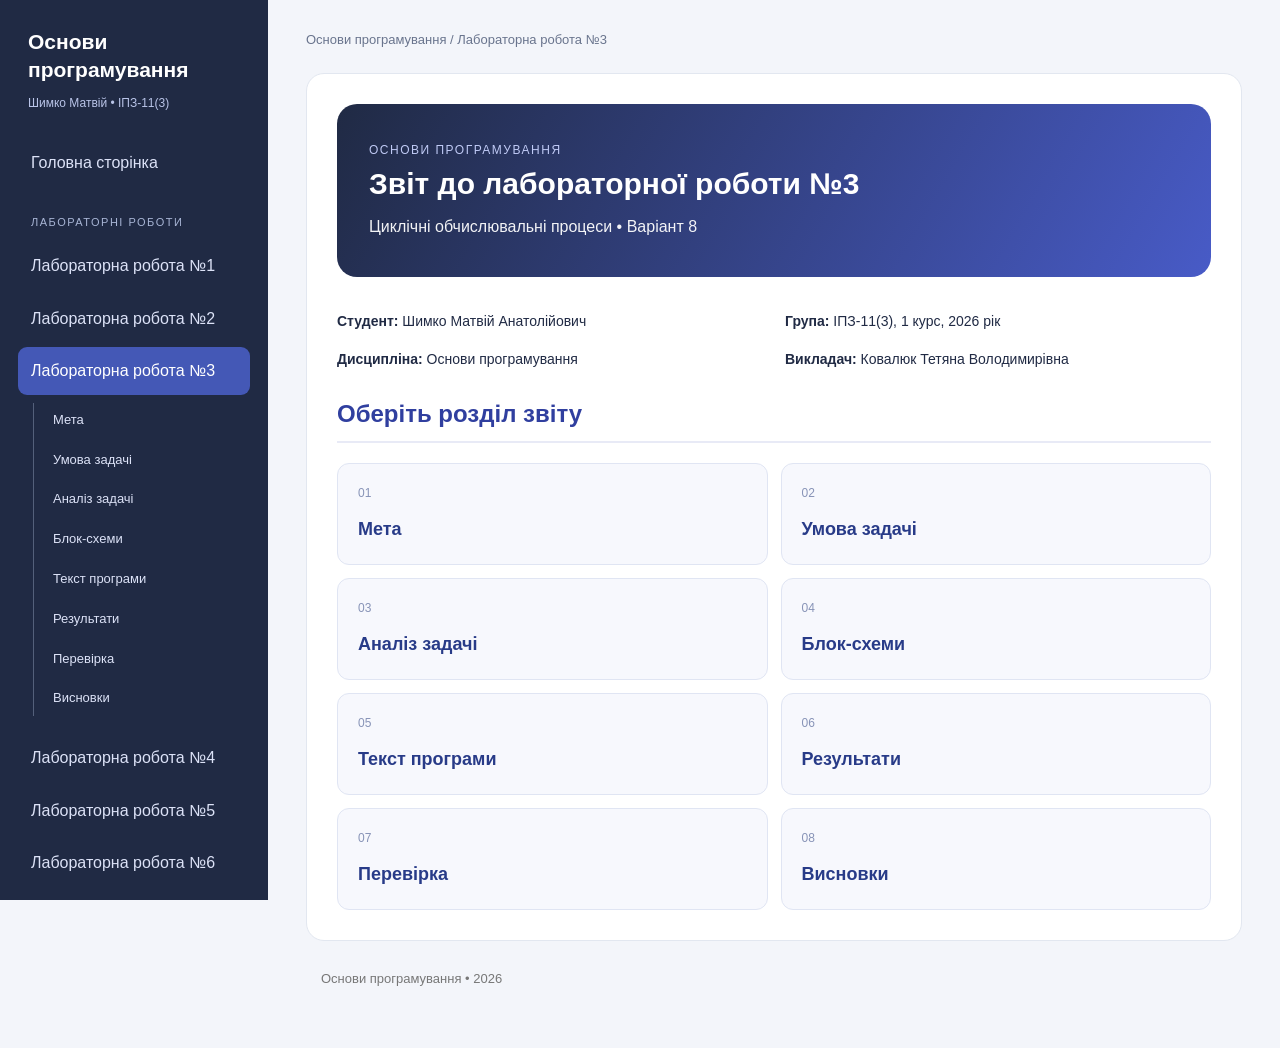
<file: lab03/index.html>
<!doctype html>
<html lang="uk">
<head>
<meta charset="utf-8">
<meta name="viewport" content="width=device-width, initial-scale=1">
<title>Лабораторна №3. Циклічні обчислювальні процеси</title>
<link rel="stylesheet" href="../style.css">
</head>
<body data-lab="3">
<a class="skip" href="#content">Перейти до вмісту</a>
<div class="layout">
<aside class="sidebar"><div class="brand">Основи<br>програмування<small>Шимко Матвій • ІПЗ-11(3)</small></div><nav aria-label="Лабораторні роботи"><a href="../index.html">Головна сторінка</a><div class="side-label">ЛАБОРАТОРНІ РОБОТИ</div><a href="../lab01/index.html">Лабораторна робота №1</a><a href="../lab02/index.html">Лабораторна робота №2</a><a href="../lab03/index.html#top" data-nav="top">Лабораторна робота №3</a><nav class="subnav" aria-label="Розділи звіту"><a href="#goal" data-nav="goal">Мета</a><a href="#task" data-nav="task">Умова задачі</a><a href="#analysis" data-nav="analysis">Аналіз задачі</a><a href="#scheme" data-nav="scheme">Блок-схеми</a><a href="#code" data-nav="code">Текст програми</a><a href="#results" data-nav="results">Результати</a><a href="#check" data-nav="check">Перевірка</a><a href="#conclusion" data-nav="conclusion">Висновки</a></nav><a href="../lab04/index.html">Лабораторна робота №4</a><a href="../lab05/index.html">Лабораторна робота №5</a><a href="../lab06/index.html">Лабораторна робота №6</a><a href="../lab07/index.html">Лабораторна робота №7</a><a href="../lab08/index.html">Лабораторна робота №8</a><a href="../lab09/index.html">Лабораторна робота №9</a><a href="../lab10/index.html">Лабораторна робота №10</a><a href="../lab11/index.html">Лабораторна робота №11</a></nav></aside>
<main id="content" class="main">
<p id="crumb" class="crumb"></p>
<section class="page" id="top" tabindex="-1"><header class="hero"><p class="eyebrow">Основи програмування</p><h1>Звіт до лабораторної роботи №3</h1><p>Циклічні обчислювальні процеси • Варіант 8</p></header><div class="meta"><p><b>Студент:</b> Шимко Матвій Анатолійович</p>
<p><b>Група:</b> ІПЗ-11(3), 1 курс, 2026 рік</p>
<p><b>Дисципліна:</b> Основи програмування</p>
<p><b>Викладач:</b> Ковалюк Тетяна Володимирівна</p></div><h2>Оберіть розділ звіту</h2><div class="menu-grid"><a class="menu-card" href="#goal"><span class="num">01</span><b>Мета</b></a><a class="menu-card" href="#task"><span class="num">02</span><b>Умова задачі</b></a><a class="menu-card" href="#analysis"><span class="num">03</span><b>Аналіз задачі</b></a><a class="menu-card" href="#scheme"><span class="num">04</span><b>Блок-схеми</b></a><a class="menu-card" href="#code"><span class="num">05</span><b>Текст програми</b></a><a class="menu-card" href="#results"><span class="num">06</span><b>Результати</b></a><a class="menu-card" href="#check"><span class="num">07</span><b>Перевірка</b></a><a class="menu-card" href="#conclusion"><span class="num">08</span><b>Висновки</b></a></div></section>
<section class="page" id="goal" tabindex="-1"><p class="eyebrow">Лабораторна робота №3 / 01 з 08</p><h2>1. Мета роботи</h2>
<div class="card"><ul>
<li>Вивчити особливості циклічних обчислювальних процесів.</li>
<li>Опанувати технологію використання операторів циклів.</li>
<li>Навчитися розробляти алгоритми та програми циклічних процесів.</li>
</ul></div>
<div class="page-footer"><a href="#top">← До розділів</a><a href="#top">Усі розділи</a><a href="#task">Умова задачі →</a></div></section>
<section class="page" id="task" tabindex="-1"><p class="eyebrow">Лабораторна робота №3 / 02 з 08</p><h2>2. Умова задачі</h2>
<div class="task">
<h3>Варіант 8</h3>
<p>Варіант 8 (у таблиці 22 варіанти, 30 - 22 = 8).</p>
<p>Обчислити суму ряду:</p>
<div class="formula">S = ∑<sub>x=1</sub><sup>5</sup> ∑<sub>k=0</sub><sup>∞</sup>
(-1)<sup>k</sup>(x + 1)<sup>k-1</sup> / [(k + 1)(k + 2)...(k + x)]</div>
<p>Вимоги до програми:</p>
<ul>
<li>для зовнішньої суми з параметром від 1 до 5 використати цикл <code>for</code>;</li>
<li>для внутрішньої суми з параметром від 0 до нескінченності використати цикл
<code>while</code> або <code>do ... while</code>;</li>
<li>для визначення нескінченності задати точність розрахунку поточного елемента ряду;</li>
<li>підсумовування припиняється, якщо досягнута задана користувачем точність;</li>
<li>кількість доданків внутрішньої суми для кожного параметра зовнішньої суми має бути різною;</li>
<li>факторіал і степінь числа обчислювати за рекурентними співвідношеннями;</li>
<li>для запобігання переповненню вийти з внутрішнього циклу, коли поточний елемент
ряду досягне 10<sup>-38</sup> або 10<sup>+38</sup>;</li>
<li>результат подати таблицею з чотирма колонками: параметри зовнішньої та внутрішньої
сум, значення члена ряду і накопичувана сума.</li>
</ul>
</div>
<div class="page-footer"><a href="#goal">← Мета</a><a href="#top">Усі розділи</a><a href="#analysis">Аналіз задачі →</a></div></section>
<section class="page" id="analysis" tabindex="-1"><p class="eyebrow">Лабораторна робота №3 / 03 з 08</p><h2>3. Аналіз задачі</h2>
<div class="task">
<h3>Рекурентне обчислення членів ряду</h3>
<p>Позначимо член ряду a<sub>x,k</sub>. Щоб не рахувати щоразу степінь і добуток із x множників,
поділимо наступний член на поточний. Більшість множників скорочується, лишається:</p>
<div class="formula">a<sub>x,k+1</sub> / a<sub>x,k</sub> = -(x + 1)(k + 1) / (k + x + 1)</div>
<p>При k = 0 степінь (x + 1)<sup>-1</sup> дорівнює 1 / (x + 1), а добуток у знаменнику
дорівнює 1 · 2 · ... · x = x!. Отже:</p>
<div class="formula">a<sub>x,0</sub> = 1 / [(x + 1) · x!], &nbsp;&nbsp;
a<sub>x,k</sub> = -a<sub>x,k-1</sub> · (x + 1) · k / (k + x)</div>
<p>Мінус у формулі сам змінює знак. Факторіал рахується у циклі <code>for</code>:
x! = (x - 1)! · x. </p>
</div>

<div class="task">
<h3>Умова зупинки</h3>
<p>Для заданої формули ряд розбіжний: модуль відношення сусідніх членів прямує до x + 1, а це більше
за 1. Тому отримана сума є лише частковою, і програма повідомляє про це наприкінці.</p>
<p>Цикл <code>do ... while</code> завжди додає перший член і продовжує, поки модуль нового члена
більший за точність ε та лежить між 10<sup>-38</sup> і 10<sup>38</sup>. Якщо перший член уже не
більший за ε, додається тільки він. Інакше цикл зупиняється на межі 10<sup>38</sup>, а член, що
вийшов за межу, не додається. Члени ростуть тим швидше, чим більше x, тому кількість доданків різна:
при ε = 0.001 їх 135 для x = 1 і 62 для x = 5.</p>
</div>

<div class="task">
<h3>Дані та перевірка введення</h3>
<p>Дійсні величини мають тип <code>float</code>, а параметри x, k і кількість доданків цілі
(<code>int</code>).</p>
<p>Точність вводиться від 10<sup>-6</sup> до 1. Якщо введено не число або число поза межами, програма
виводить повідомлення і просить увести точність ще раз. </p>
</div>

<div class="task">
<h3>Структура програми</h3>
<p class="tcap">Таблиця 1 - Функції програми</p>
<div class="table-scroll"><table>
<tr><th>Функція</th><th>Призначення</th></tr>
<tr><td><code>main</code></td><td>виклик основних кроків програми</td></tr>
<tr><td><code>welcome</code></td><td>виведення даних про автора та умови задачі</td></tr>
<tr><td><code>inputAccuracy</code></td><td>введення точності з перевіркою</td></tr>
<tr><td><code>calculateSum</code></td><td>цикли по x і k, таблиця обчислень, сума S</td></tr>
</table></div>
<p>Джерела: Ковалюк Т.В. Алгоритмізація та програмування, 2024; Ковалюк Т.В.,
Петрівський В.Я. Гарний стиль програмування мовами C, C++, C#, 2025.</p>
</div>
<div class="page-footer"><a href="#task">← Умова задачі</a><a href="#top">Усі розділи</a><a href="#scheme">Блок-схеми →</a></div></section>
<section class="page" id="scheme" tabindex="-1"><p class="eyebrow">Лабораторна робота №3 / 04 з 08</p><h2>4. Блок-схеми алгоритмів</h2>
<div class="task">
<h3>Варіант 8</h3>
<figure class="fc"><a href="img/task1-fc-welcome.svg"><img src="img/task1-fc-welcome.svg" alt="" loading="lazy"></a><figcaption>Рисунок 1 - Блок-схема функції <code>welcome</code> (виведення даних про автора та умови задачі)</figcaption></figure>
<figure class="fc"><a href="img/task1-fc-inputAccuracy.svg"><img src="img/task1-fc-inputAccuracy.svg" alt="" loading="lazy"></a><figcaption>Рисунок 2 - Блок-схема функції <code>inputAccuracy</code> (введення точності з перевіркою)</figcaption></figure>
<figure class="fc"><a href="img/task1-fc-calculateSum.svg"><img src="img/task1-fc-calculateSum.svg" alt="" loading="lazy"></a><figcaption>Рисунок 3 - Блок-схема функції <code>calculateSum</code> (обчислення суми ряду і виведення таблиці)</figcaption></figure>
<figure class="fc"><a href="img/task1-fc-main.svg"><img src="img/task1-fc-main.svg" alt="" loading="lazy"></a><figcaption>Рисунок 4 - Блок-схема функції <code>main</code> (головна функція)</figcaption></figure>
</div>
<div class="page-footer"><a href="#analysis">← Аналіз задачі</a><a href="#top">Усі розділи</a><a href="#code">Текст програми →</a></div></section>
<section class="page" id="code" tabindex="-1"><p class="eyebrow">Лабораторна робота №3 / 05 з 08</p><h2>5. Текст програми</h2>
<div class="task">
<h3>Варіант 8</h3>
<p class="file">Файл <a href="task1.cpp" download>task1.cpp</a></p>
<pre><code><span class="cm">/////////////////////////////////////////////////////////////////////</span>
<span class="cm">// Ім&#x27;я файлу: task1.cpp</span>
<span class="cm">// Автор: Шимко Матвій, гр. ІПЗ-11(3)</span>
<span class="cm">// Номер версії модуля: version 2</span>
<span class="cm">// Запланована ціль: лабораторна робота №3, варіант 8.</span>
<span class="cm">//                   Обчислити суму ряду із заданою точністю</span>
<span class="cm">//                   і вивести таблицю обчислень.</span>
<span class="cm">/////////////////////////////////////////////////////////////////////</span>

<span class="pp">#include &lt;cmath&gt;</span>
<span class="pp">#include &lt;iomanip&gt;</span>
<span class="pp">#include &lt;iostream&gt;</span>
<span class="kw">using</span> <span class="kw">namespace</span> std;

<span class="cm">//=========== константи</span>
<span class="kw">const</span> <span class="kw">float</span> MIN_ACCURACY = <span class="nm">0</span>.000001f; <span class="cm">// найменша допустима точність</span>
<span class="kw">const</span> <span class="kw">float</span> MAX_ACCURACY = <span class="nm">1</span>;         <span class="cm">// найбільша допустима точність</span>
<span class="kw">const</span> <span class="kw">float</span> LOWER_LIMIT = 1e-38f;     <span class="cm">// межі модуля члена ряду з умови</span>
<span class="kw">const</span> <span class="kw">float</span> UPPER_LIMIT = 1e38f;

<span class="cm">//=========== глобальні змінні</span>
<span class="kw">float</span> accuracy = <span class="nm">0</span>;  <span class="cm">// точність</span>
<span class="kw">float</span> sum = <span class="nm">0</span>;       <span class="cm">// накопичена сума</span>
<span class="kw">float</span> factorial = <span class="nm">1</span>; <span class="cm">// значення x!</span>
<span class="kw">float</span> member = <span class="nm">0</span>;    <span class="cm">// поточний член ряду</span>
<span class="kw">int</span> x = <span class="nm">0</span>;           <span class="cm">// параметр зовнішньої суми</span>
<span class="kw">int</span> k = <span class="nm">0</span>;           <span class="cm">// параметр внутрішньої суми</span>
<span class="kw">int</span> termCount = <span class="nm">0</span>;   <span class="cm">// кількість доданків для поточного x</span>

<span class="cm">/*
 * Функція виводить дані про автора та умову задачі
 * Параметри: немає
 * Значення, що повертаються: немає
 */</span>
<span class="kw">void</span> welcome()
{
    cout &lt;&lt; <span class="st">&quot;Lab work 3. Variant 8.&quot;</span> &lt;&lt; endl;
    cout &lt;&lt; <span class="st">&quot;Author: Matvii Shimko, group IPZ-11(3)&quot;</span> &lt;&lt; endl &lt;&lt; endl;

    cout &lt;&lt; <span class="st">&quot;Calculate the sum of the series&quot;</span> &lt;&lt; endl;
    cout &lt;&lt; <span class="st">&quot;      5    inf     (-1)^k * (x+1)^(k-1)&quot;</span> &lt;&lt; endl;
    cout &lt;&lt; <span class="st">&quot;S =  sum   sum   --------------------------&quot;</span> &lt;&lt; endl;
    cout &lt;&lt; <span class="st">&quot;     x=1   k=0   (k+1) * (k+2) * ... * (k+x)&quot;</span> &lt;&lt; endl &lt;&lt; endl;
}

<span class="cm">/*
 * Функція вводить точність. Якщо введено не число або число
 * поза межами, введення повторюється
 * Параметри: немає
 * Значення, що повертаються: немає
 */</span>
<span class="kw">void</span> inputAccuracy()
{
    cout &lt;&lt; <span class="st">&quot;Enter accuracy (from 0.000001 to 1): &quot;</span>;
    cin &gt;&gt; accuracy;
    <span class="kw">while</span> (cin.fail() || accuracy &lt; MIN_ACCURACY || accuracy &gt; MAX_ACCURACY)
    {
        cin.clear();            <span class="cm">// скинути помилку введення</span>
        cin.ignore(<span class="nm">1000</span>, <span class="st">&#x27;\n&#x27;</span>); <span class="cm">// і пропустити неправильний рядок</span>
        cout &lt;&lt; <span class="st">&quot;Error! Enter accuracy from 0.000001 to 1: &quot;</span>;
        cin &gt;&gt; accuracy;
    }
}

<span class="cm">/*
 * Функція рахує суму ряду і виводить таблицю. Для кожного x від 1 до 5
 * внутрішня сума йде, поки член ряду більший за точність і не вийшов
 * за межі 10^-38 та 10^38. Кожен член рахується через попередній
 * Параметри: немає
 * Значення, що повертаються: немає
 */</span>
<span class="kw">void</span> calculateSum()
{
    cout &lt;&lt; endl &lt;&lt; scientific &lt;&lt; setprecision(<span class="nm">6</span>);
    cout &lt;&lt; setw(<span class="nm">3</span>) &lt;&lt; <span class="st">&quot;x&quot;</span> &lt;&lt; setw(<span class="nm">6</span>) &lt;&lt; <span class="st">&quot;k&quot;</span> &lt;&lt; setw(<span class="nm">16</span>) &lt;&lt; <span class="st">&quot;member&quot;</span> &lt;&lt; setw(<span class="nm">16</span>)
         &lt;&lt; <span class="st">&quot;sum&quot;</span> &lt;&lt; endl;

    sum = <span class="nm">0</span>;
    factorial = <span class="nm">1</span>;
    <span class="kw">for</span> (x = <span class="nm">1</span>; x &lt;= <span class="nm">5</span>; x++)
    {
        factorial = factorial * x; <span class="cm">// x! = (x-1)! * x</span>
        k = <span class="nm">0</span>;
        termCount = <span class="nm">0</span>;
        member = <span class="nm">1</span> / ((x + <span class="nm">1</span>) * factorial); <span class="cm">// перший член, коли k = 0</span>

        <span class="kw">do</span>
        {
            sum = sum + member;
            termCount++;
            cout &lt;&lt; setw(<span class="nm">3</span>) &lt;&lt; x &lt;&lt; setw(<span class="nm">6</span>) &lt;&lt; k &lt;&lt; setw(<span class="nm">16</span>) &lt;&lt; member
                 &lt;&lt; setw(<span class="nm">16</span>) &lt;&lt; sum &lt;&lt; endl;

            k++;
            <span class="cm">// спочатку ділення, щоб проміжне значення не вийшло за межі float</span>
            member = -member * (x + <span class="nm">1</span>) / (k + x) * k;
        } <span class="kw">while</span> (fabs(member) &gt; accuracy &amp;&amp; fabs(member) &gt; LOWER_LIMIT
                 &amp;&amp; fabs(member) &lt; UPPER_LIMIT);

        cout &lt;&lt; <span class="st">&quot;number of terms for x = &quot;</span> &lt;&lt; x &lt;&lt; <span class="st">&quot;: &quot;</span> &lt;&lt; termCount &lt;&lt; endl;
    }

    cout &lt;&lt; endl &lt;&lt; <span class="st">&quot;S = &quot;</span> &lt;&lt; sum &lt;&lt; endl;
    cout &lt;&lt; <span class="st">&quot;The series diverges, so S is a partial sum.&quot;</span> &lt;&lt; endl;
}

<span class="kw">int</span> main()
{
    welcome();
    inputAccuracy();
    calculateSum();
    <span class="kw">return</span> <span class="nm">0</span>;
}
</code></pre>
</div>
<div class="page-footer"><a href="#scheme">← Блок-схеми</a><a href="#top">Усі розділи</a><a href="#results">Результати →</a></div></section>
<section class="page" id="results" tabindex="-1"><p class="eyebrow">Лабораторна робота №3 / 06 з 08</p><h2>6. Результати виконання роботи</h2>
<div class="task">
<h3>Варіант 8</h3>
<div class="result">
<p>Таблиця довга, бо для малих x ряд доходить до межі 10<sup>38</sup> за десятки кроків.
Рисунок можна прогорнути або відкрити окремо.</p>
<figure class="shot"><a href="img/task1-run-1.png"><img src="img/task1-run-1.png" alt="" width="572" loading="lazy"></a><figcaption>Рисунок 5 - Обчислення з точністю ε = 0.001 (перед цим введено некоректні значення abc і 0)</figcaption></figure>
<figure class="shot"><a href="img/task1-run-2.png"><img src="img/task1-run-2.png" alt="" width="572" loading="lazy"></a><figcaption>Рисунок 6 - Обчислення з точністю ε = 0.01: для x = 4 і x = 5 досягнуто точності вже на першому члені</figcaption></figure>
<figure class="shot"><a href="img/task1-run-3.png"><img src="img/task1-run-3.png" alt="" width="572" loading="lazy"></a><figcaption>Рисунок 7 - Обчислення з точністю ε = 1: для кожного x додається один член</figcaption></figure>
</div>
</div>
<div class="page-footer"><a href="#code">← Текст програми</a><a href="#top">Усі розділи</a><a href="#check">Перевірка →</a></div></section>
<section class="page" id="check" tabindex="-1"><p class="eyebrow">Лабораторна робота №3 / 07 з 08</p><h2>7. Аналіз достовірності результатів</h2>
<div class="task">
<h3>Перевірка в Excel</h3>
<p>Результати перевірено в Excel (файл <a href="check.xlsx" download>check.xlsx</a>). Там члени ряду
обчислено без рекурентної формули, напряму за формулою з умови через функції <code>POWER</code> і
<code>FACT</code>. Добуток (k + 1)...(k + x) дорівнює (k + x)! / k!. Поруч наведено значення, які
вивела програма при ε = 0.001.</p>
<p>Значення доходять до 10<sup>37</sup>, тому порівнюється відносна різниця
|Excel - програма| / |Excel|.</p>
<figure class="shot"><a href="img/excel-check.png"><img src="img/excel-check.png" alt="" width="581" loading="lazy"></a><figcaption>Рисунок 8 - Перевірка результатів в Excel (початок аркуша)</figcaption></figure>
<ul>
<li>найбільша відносна різниця членів ряду 9.3 · 10<sup>-7</sup>, а накопиченої суми
1.8 · 10<sup>-6</sup>. Таку різницю дають похибка типу <code>float</code> (близько 7 значущих цифр)
та округлення під час виведення;</li>
<li>рекурентна формула дає ті самі значення, що й пряма формула умови;</li>
<li>кількість доданків у Excel збігається з виведеною програмою: 135, 89, 74, 66 і 62 для x від 1
до 5.</li>
</ul>
</div>

<div class="task">
<h3>Ручна перевірка</h3>
<p>Перші члени при x = 1, коли a<sub>1,k</sub> = (-1)<sup>k</sup> · 2<sup>k-1</sup> / (k + 1):</p>
<p class="tcap">Таблиця 2 - Члени ряду при x = 1</p>
<div class="table-scroll"><table>
<tr><th>k</th><th>За формулою умови</th><th>За рекурентною формулою</th><th>Програма</th></tr>
<tr><td>0</td><td>1/2 = 0.5</td><td>1 / (2 · 1!) = 0.5</td><td>5.000000e-01</td></tr>
<tr><td>1</td><td>-1/2 = -0.5</td><td>-0.5 · 2 · 1 / 2 = -0.5</td><td>-5.000000e-01</td></tr>
<tr><td>2</td><td>2/3 = 0.666667</td><td>0.5 · 2 · 2 / 3 = 0.666667</td><td>6.666667e-01</td></tr>
<tr><td>3</td><td>-4/4 = -1</td><td>-0.666667 · 2 · 3 / 4 = -1</td><td>-1.000000e+00</td></tr>
</table></div>
<p>При ε = 1 для кожного x додається тільки перший член, тому
S = 1/2 + 1/6 + 1/24 + 1/120 + 1/720 = 517/720 ≈ 0.718056. Програма вивела
S = 7.180556e-01, значення збігаються.</p>
</div>
<div class="page-footer"><a href="#results">← Результати</a><a href="#top">Усі розділи</a><a href="#conclusion">Висновки →</a></div></section>
<section class="page" id="conclusion" tabindex="-1"><p class="eyebrow">Лабораторна робота №3 / 08 з 08</p><h2>8. Висновки</h2>
<div class="card">
<p>Програма рахує суму ряду у вкладених циклах: <code>for</code> по x і <code>do ... while</code> по
k. Член ряду і факторіал обчислюються рекурентно, а результат виводиться таблицею з чотирма
колонками. Заданий ряд розбіжний, тому в результаті виходить лише часткова сума, і внутрішній цикл
здебільшого зупиняється на межі 10<sup>38</sup>. Обчислення за прямою формулою в Excel при
ε = 0.001 дали ті самі значення і ту саму кількість доданків для кожного x.</p>
</div>
<div class="page-footer"><a href="#check">← Перевірка</a><a href="#top">Усі розділи</a><a href="#top">До розділів →</a></div></section>
<p class="footer">Основи програмування • 2026</p>
</main>
</div>
<script src="../site.js"></script>
</body>
</html>
</file>
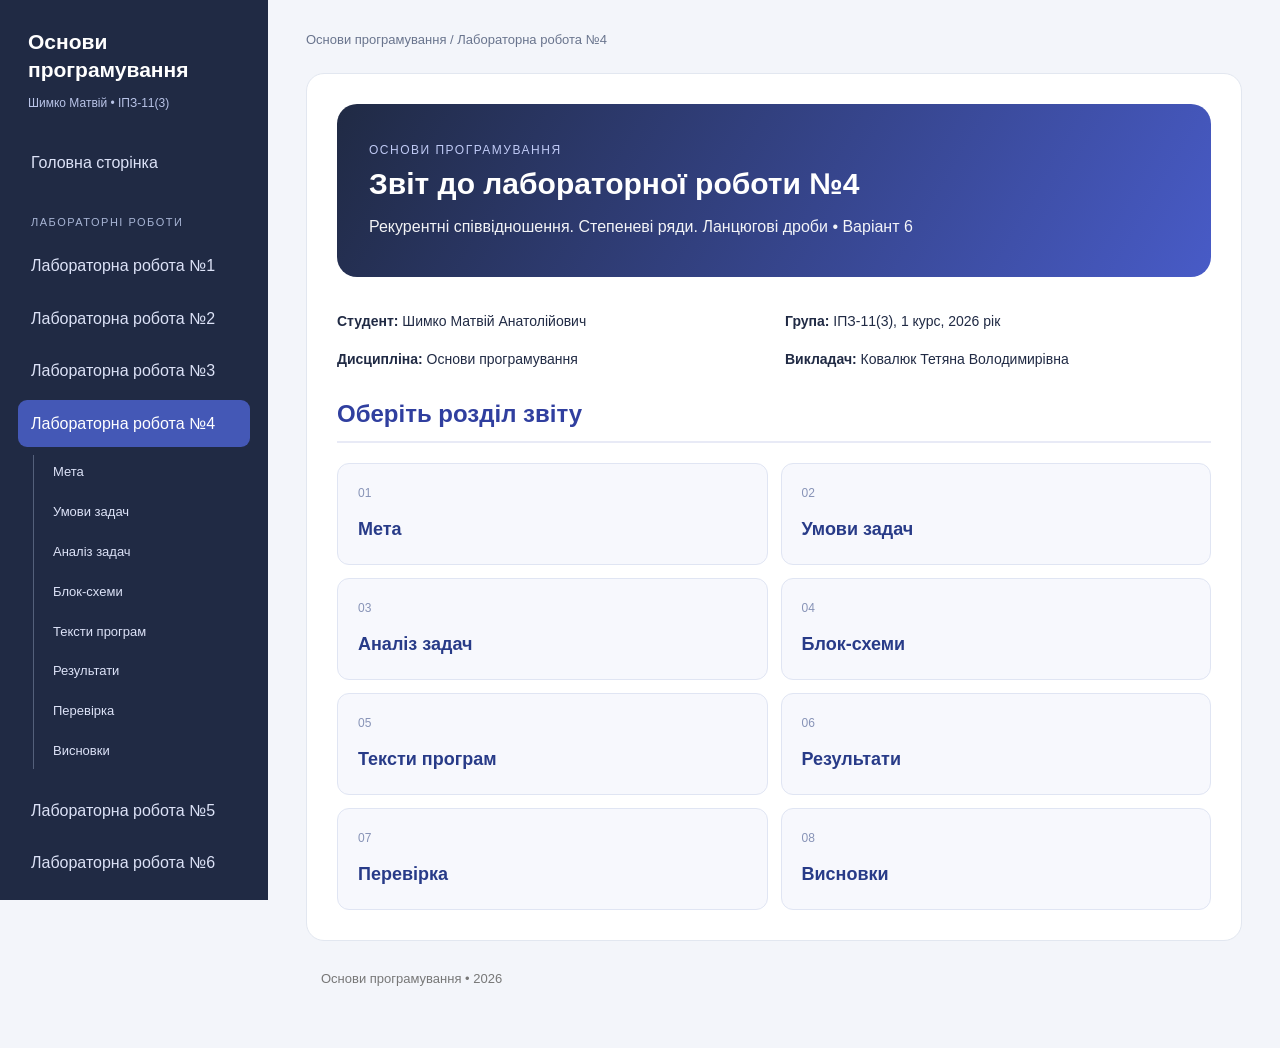
<file: lab04/index.html>
<!doctype html>
<html lang="uk">
<head>
<meta charset="utf-8">
<meta name="viewport" content="width=device-width, initial-scale=1">
<title>Лабораторна №4. Рекурентні співвідношення. Степеневі ряди. Ланцюгові дроби</title>
<link rel="stylesheet" href="../style.css">
</head>
<body data-lab="4">
<a class="skip" href="#content">Перейти до вмісту</a>
<div class="layout">
<aside class="sidebar"><div class="brand">Основи<br>програмування<small>Шимко Матвій • ІПЗ-11(3)</small></div><nav aria-label="Лабораторні роботи"><a href="../index.html">Головна сторінка</a><div class="side-label">ЛАБОРАТОРНІ РОБОТИ</div><a href="../lab01/index.html">Лабораторна робота №1</a><a href="../lab02/index.html">Лабораторна робота №2</a><a href="../lab03/index.html">Лабораторна робота №3</a><a href="../lab04/index.html#top" data-nav="top">Лабораторна робота №4</a><nav class="subnav" aria-label="Розділи звіту"><a href="#goal" data-nav="goal">Мета</a><a href="#task" data-nav="task">Умови задач</a><a href="#analysis" data-nav="analysis">Аналіз задач</a><a href="#scheme" data-nav="scheme">Блок-схеми</a><a href="#code" data-nav="code">Тексти програм</a><a href="#results" data-nav="results">Результати</a><a href="#check" data-nav="check">Перевірка</a><a href="#conclusion" data-nav="conclusion">Висновки</a></nav><a href="../lab05/index.html">Лабораторна робота №5</a><a href="../lab06/index.html">Лабораторна робота №6</a><a href="../lab07/index.html">Лабораторна робота №7</a><a href="../lab08/index.html">Лабораторна робота №8</a><a href="../lab09/index.html">Лабораторна робота №9</a><a href="../lab10/index.html">Лабораторна робота №10</a><a href="../lab11/index.html">Лабораторна робота №11</a></nav></aside>
<main id="content" class="main">
<p id="crumb" class="crumb"></p>
<section class="page" id="top" tabindex="-1"><header class="hero"><p class="eyebrow">Основи програмування</p><h1>Звіт до лабораторної роботи №4</h1><p>Рекурентні співвідношення. Степеневі ряди. Ланцюгові дроби • Варіант 6</p></header><div class="meta"><p><b>Студент:</b> Шимко Матвій Анатолійович</p>
<p><b>Група:</b> ІПЗ-11(3), 1 курс, 2026 рік</p>
<p><b>Дисципліна:</b> Основи програмування</p>
<p><b>Викладач:</b> Ковалюк Тетяна Володимирівна</p></div><h2>Оберіть розділ звіту</h2><div class="menu-grid"><a class="menu-card" href="#goal"><span class="num">01</span><b>Мета</b></a><a class="menu-card" href="#task"><span class="num">02</span><b>Умови задач</b></a><a class="menu-card" href="#analysis"><span class="num">03</span><b>Аналіз задач</b></a><a class="menu-card" href="#scheme"><span class="num">04</span><b>Блок-схеми</b></a><a class="menu-card" href="#code"><span class="num">05</span><b>Тексти програм</b></a><a class="menu-card" href="#results"><span class="num">06</span><b>Результати</b></a><a class="menu-card" href="#check"><span class="num">07</span><b>Перевірка</b></a><a class="menu-card" href="#conclusion"><span class="num">08</span><b>Висновки</b></a></div></section>
<section class="page" id="goal" tabindex="-1"><p class="eyebrow">Лабораторна робота №4 / 01 з 08</p><h2>1. Мета роботи</h2>
<div class="card"><ul>
<li>Вивчити особливості циклічних обчислювальних процесів з розгалуженнями.</li>
<li>Опанувати технологію рекурентних обчислень.</li>
<li>Навчитися розробляти алгоритми та програми розвинення функцій у ряди.</li>
</ul></div>
<div class="page-footer"><a href="#top">← До розділів</a><a href="#top">Усі розділи</a><a href="#task">Умови задач →</a></div></section>
<section class="page" id="task" tabindex="-1"><p class="eyebrow">Лабораторна робота №4 / 02 з 08</p><h2>2. Умови задач</h2>
<div class="task">
<h3>Завдання 1 - варіант 6</h3>
<p>Варіант 6 (у таблиці 24 варіанти, 30 - 24 = 6).</p>
<p>Обчислити значення функції y, розвинувши функцію cos(x) у ряд Тейлора. Визначити похибку.</p>
<div class="formula">y = cos<sup>2</sup>(x) · cos(x<sup>2</sup>), &nbsp; -1 ≤ x ≤ 1<br>
y = cos(x/2) / cos(x + 0.5), &nbsp; 1 ≤ x ≤ 2</div>
<p>Вимоги до програми:</p>
<ul>
<li>параметр функції змінюється від заданого з клавіатури мінімального значення до заданого
максимального значення із певним кроком;</li>
<li>розвинення в ряд виконується із заданою з клавіатури точністю, яка вводиться дробовим числом
у діапазоні від 10<sup>-2</sup> до 10<sup>-6</sup>;</li>
<li>для розвинення функції в ряд створити власну функцію, яка рахує суму ряду за рекурентним
співвідношенням, функції для обчислення факторіала і степеня не використовувати;</li>
<li>стандартне значення функції обчислювати за допомогою бібліотечних математичних функцій;</li>
<li>результати вивести таблицею з колонками "значення аргумента x", "значення функції y",
"стандартне значення функції", "похибка";</li>
<li>якщо для вибраного значення аргумента функція не визначена, друкувати повідомлення
"function is not defined".</li>
</ul>
<p>Варіант без зірочки, тому потрібна одна функція користувача для ряду.</p>
</div>

<div class="task">
<h3>Завдання 2 - варіант 6</h3>
<p>Варіант 6 (у таблиці 24 варіанти, 30 - 24 = 6).</p>
<p>Обчислити нескінченний ланцюговий дріб, задавши точність обчислення (10<sup>-5</sup>) з
клавіатури. Ланцюговий дріб виражає число √3:</p>
<div class="formula">√3 = 1 + 1 / (1 + 1 / (2 + 1 / (1 + 1 / (2 + ...))))</div>
</div>
<div class="page-footer"><a href="#goal">← Мета</a><a href="#top">Усі розділи</a><a href="#analysis">Аналіз задач →</a></div></section>
<section class="page" id="analysis" tabindex="-1"><p class="eyebrow">Лабораторна робота №4 / 03 з 08</p><h2>3. Аналіз задач</h2>
<div class="task">
<h3>Завдання 1 - ряд для косинуса</h3>
<p>Ряд для косинуса взято з таблиці 4.1 (рядок 6):</p>
<div class="formula">cos x = 1 - x<sup>2</sup>/2! + x<sup>4</sup>/4! - x<sup>6</sup>/6! + ...</div>
<p>Рекурентної формули там немає, тому її виведено так само, як у прикладі для sin x з методички: наступний
член ділиться на попередній. Для члена з номером n маємо
a<sub>n</sub> = (-1)<sup>n</sup> · t<sup>2n</sup> / (2n)!, де t є аргументом косинуса. Після
скорочення лишається:</p>
<div class="formula">a<sub>0</sub> = 1, &nbsp;&nbsp;
a<sub>n</sub> = -a<sub>n-1</sub> · t<sup>2</sup> / ((2n - 1) · 2n)</div>
<p>Сума накопичується, поки модуль поточного члена більший за точність ε. Функція <code>calculateCos</code> викликається для різних аргументів
(x, x<sup>2</sup>, x / 2, x + 0.5), тому аргумент передається параметром.</p>
</div>

<div class="task">
<h3>Завдання 1 - вибір формули</h3>
<p>Точка x = 1 належить обом проміжкам, а значення формул різні: 0.1577 і 12.4. У програмі першою
перевіряється перша формула, тому при x = 1 діє вона. Якщо x поза проміжком від -1 до 2, функція не
задана, і в рядку таблиці друкується "function is not defined".</p>
<p>Таке саме повідомлення виводиться біля нуля знаменника. На проміжку від 1 до 2 вираз cos(x + 0.5)
дорівнює нулю при x = π/2 - 0.5 ≈ 1.0708. Модуль знаменника менший за 0.0001 вважається нулем.
Перевіряються обидва знаменники, через ряд і через бібліотечну функцію.</p>
<p>Похибка в таблиці є модулем різниці |y - стандартне значення|, як у прикладі методички.</p>
</div>

<div class="task">
<h3>Завдання 1 - кроки по x і введення</h3>
<p>Спочатку рахується кількість кроків, а x знаходиться через номер кроку:
x = x<sub>min</sub> + i · крок. Так похибка <code>float</code> не накопичується і останнє значення
не втрачається. До частки (x<sub>max</sub> - x<sub>min</sub>) / крок додається поправка 0.001.
Межі проміжків теж перевіряються з поправкою, 0.00001: при x<sub>min</sub> = -1.1 і кроці 0.1
значення, що мало б дорівнювати 1, у <code>float</code> виходить 1.0000001.</p>
<p>Однакове введення повторюється чотири рази, тому воно винесене у функцію <code>inputNumber</code>
з межами в параметрах. Якщо введено не число або число поза межами, програма повідомляє про помилку
і просить увести ще раз. Межі такі: x<sub>min</sub> від -10 до 10, x<sub>max</sub> від
x<sub>min</sub> до 10, крок від 0.01 до 10, точність від 10<sup>-6</sup> до 10<sup>-2</sup>.</p>
</div>

<div class="task">
<h3>Завдання 1 - структура програми</h3>
<p class="tcap">Таблиця 1 - Функції програми завдання 1</p>
<div class="table-scroll"><table>
<tr><th>Функція</th><th>Призначення</th></tr>
<tr><td><code>main</code></td><td>виклик основних кроків програми</td></tr>
<tr><td><code>welcome</code></td><td>виведення даних про автора та умови задачі</td></tr>
<tr><td><code>inputNumber</code></td><td>введення дійсного числа з перевіркою меж</td></tr>
<tr><td><code>inputData</code></td><td>введення меж x, кроку і точності</td></tr>
<tr><td><code>calculateCos</code></td><td>сума ряду для косинуса за рекурентною формулою</td></tr>
<tr><td><code>calculateFunction</code></td><td>вибір формули, обчислення y і стандартного значення для поточного x</td></tr>
<tr><td><code>printTable</code></td><td>цикл по x і виведення таблиці</td></tr>
</table></div>
</div>

<div class="task">
<h3>Завдання 2 - метод</h3>
<p>Дріб із n рівнями рахується знизу вгору: береться найнижчий знаменник, а далі кожен рівень дорівнює
своєму цілому числу плюс 1, поділене на значення рівня під ним:</p>
<div class="formula">v = a<sub>i</sub> + 1 / v, &nbsp;&nbsp; i = n - 1, ..., 1 &nbsp;&nbsp;
значення дробу = 1 + 1 / v</div>
<p>Числа a<sub>i</sub> чергуються: для непарного i це 1, для парного 2. Найнижчий знаменник
a<sub>n</sub> вибирається так само.</p>
<p>Дріб нескінченний, тому кількість рівнів збільшується, поки два сусідні значення не стануть
ближчими за ε: |c<sub>n</sub> - c<sub>n-1</sub>| ≤ ε. Значення по черзі стають то більшими, то
меншими за √3 (2, 1.667, 1.75, 1.727, ...), тому справжня похибка менша за останню різницю.</p>
<p>Точність вводиться від 10<sup>-5</sup> до 0.1. Якщо введено не число або число поза межами,
введення повторюється.</p>
<p class="tcap">Таблиця 2 - Функції програми завдання 2</p>
<div class="table-scroll"><table>
<tr><th>Функція</th><th>Призначення</th></tr>
<tr><td><code>main</code></td><td>виклик основних кроків програми</td></tr>
<tr><td><code>welcome</code></td><td>виведення даних про автора та умови задачі</td></tr>
<tr><td><code>inputAccuracy</code></td><td>введення точності з перевіркою</td></tr>
<tr><td><code>calculateFraction</code></td><td>обчислення дробу із заданою кількістю рівнів</td></tr>
<tr><td><code>calculateRoot</code></td><td>збільшення кількості рівнів до заданої точності, таблиця</td></tr>
<tr><td><code>printResult</code></td><td>виведення результату і порівняння з <code>sqrt(3)</code></td></tr>
</table></div>
<p>Джерела: Ковалюк Т.В. Алгоритмізація та програмування, 2024; Ковалюк Т.В.,
Петрівський В.Я. Гарний стиль програмування мовами C, C++, C#, 2025.</p>
</div>
<div class="page-footer"><a href="#task">← Умови задач</a><a href="#top">Усі розділи</a><a href="#scheme">Блок-схеми →</a></div></section>
<section class="page" id="scheme" tabindex="-1"><p class="eyebrow">Лабораторна робота №4 / 04 з 08</p><h2>4. Блок-схеми алгоритмів</h2>
<div class="task">
<h3>Завдання 1 - варіант 6</h3>
<figure class="fc"><a href="img/task1-fc-welcome.svg"><img src="img/task1-fc-welcome.svg" alt="" loading="lazy"></a><figcaption>Рисунок 1 - Блок-схема функції <code>welcome</code> (виведення даних про автора та умови задачі)</figcaption></figure>
<figure class="fc"><a href="img/task1-fc-inputNumber.svg"><img src="img/task1-fc-inputNumber.svg" alt="" loading="lazy"></a><figcaption>Рисунок 2 - Блок-схема функції <code>inputNumber</code> (введення дійсного числа з перевіркою меж)</figcaption></figure>
<figure class="fc"><a href="img/task1-fc-inputData.svg"><img src="img/task1-fc-inputData.svg" alt="" loading="lazy"></a><figcaption>Рисунок 3 - Блок-схема функції <code>inputData</code> (введення меж зміни x, кроку і точності)</figcaption></figure>
<figure class="fc"><a href="img/task1-fc-calculateCos.svg"><img src="img/task1-fc-calculateCos.svg" alt="" loading="lazy"></a><figcaption>Рисунок 4 - Блок-схема функції <code>calculateCos</code> (обчислення косинуса аргументу t через ряд Тейлора)</figcaption></figure>
<figure class="fc"><a href="img/task1-fc-calculateFunction.svg"><img src="img/task1-fc-calculateFunction.svg" alt="" loading="lazy"></a><figcaption>Рисунок 5 - Блок-схема функції <code>calculateFunction</code> (обчислення значення функції і стандартного значення)</figcaption></figure>
<figure class="fc"><a href="img/task1-fc-printTable.svg"><img src="img/task1-fc-printTable.svg" alt="" loading="lazy"></a><figcaption>Рисунок 6 - Блок-схема функції <code>printTable</code> (обчислення значень x і виведення таблиці)</figcaption></figure>
<figure class="fc"><a href="img/task1-fc-main.svg"><img src="img/task1-fc-main.svg" alt="" loading="lazy"></a><figcaption>Рисунок 7 - Блок-схема функції <code>main</code> (головна функція)</figcaption></figure>
</div>
<div class="task">
<h3>Завдання 2 - варіант 6</h3>
<figure class="fc"><a href="img/task2-fc-welcome.svg"><img src="img/task2-fc-welcome.svg" alt="" loading="lazy"></a><figcaption>Рисунок 8 - Блок-схема функції <code>welcome</code> (виведення даних про автора та умови задачі)</figcaption></figure>
<figure class="fc"><a href="img/task2-fc-inputAccuracy.svg"><img src="img/task2-fc-inputAccuracy.svg" alt="" loading="lazy"></a><figcaption>Рисунок 9 - Блок-схема функції <code>inputAccuracy</code> (введення точності з перевіркою)</figcaption></figure>
<figure class="fc"><a href="img/task2-fc-calculateFraction.svg"><img src="img/task2-fc-calculateFraction.svg" alt="" loading="lazy"></a><figcaption>Рисунок 10 - Блок-схема функції <code>calculateFraction</code> (обчислення дробу із заданою кількістю рівнів)</figcaption></figure>
<figure class="fc"><a href="img/task2-fc-calculateRoot.svg"><img src="img/task2-fc-calculateRoot.svg" alt="" loading="lazy"></a><figcaption>Рисунок 11 - Блок-схема функції <code>calculateRoot</code> (обчислення дробу із заданою точністю і виведення таблиці)</figcaption></figure>
<figure class="fc"><a href="img/task2-fc-printResult.svg"><img src="img/task2-fc-printResult.svg" alt="" loading="lazy"></a><figcaption>Рисунок 12 - Блок-схема функції <code>printResult</code> (порівняння результату зі значенням кореня)</figcaption></figure>
<figure class="fc"><a href="img/task2-fc-main.svg"><img src="img/task2-fc-main.svg" alt="" loading="lazy"></a><figcaption>Рисунок 13 - Блок-схема функції <code>main</code> (головна функція)</figcaption></figure>
</div>
<div class="page-footer"><a href="#analysis">← Аналіз задач</a><a href="#top">Усі розділи</a><a href="#code">Тексти програм →</a></div></section>
<section class="page" id="code" tabindex="-1"><p class="eyebrow">Лабораторна робота №4 / 05 з 08</p><h2>5. Тексти програм</h2>
<div class="task">
<h3>Завдання 1 - варіант 6</h3>
<p class="file">Файл <a href="task1.cpp" download>task1.cpp</a></p>
<pre><code><span class="cm">/////////////////////////////////////////////////////////////////////</span>
<span class="cm">// Ім&#x27;я файлу: task1.cpp</span>
<span class="cm">// Автор: Шимко Матвій, гр. ІПЗ-11(3)</span>
<span class="cm">// Номер версії модуля: version 1</span>
<span class="cm">// Запланована ціль: лабораторна робота №4, завдання 1, варіант 6.</span>
<span class="cm">//                   Обчислити кусково задану функцію, розвинувши</span>
<span class="cm">//                   cos(x) у ряд Тейлора, і вивести таблицю.</span>
<span class="cm">/////////////////////////////////////////////////////////////////////</span>

<span class="pp">#include &lt;cmath&gt;</span>
<span class="pp">#include &lt;iomanip&gt;</span>
<span class="pp">#include &lt;iostream&gt;</span>
<span class="kw">using</span> <span class="kw">namespace</span> std;

<span class="cm">//=========== константи</span>
<span class="kw">const</span> <span class="kw">float</span> MIN_X = -<span class="nm">10</span>;                <span class="cm">// найменше значення аргументу</span>
<span class="kw">const</span> <span class="kw">float</span> MAX_X = <span class="nm">10</span>;                 <span class="cm">// найбільше значення аргументу</span>
<span class="kw">const</span> <span class="kw">float</span> MIN_STEP = <span class="nm">0</span>.01f;           <span class="cm">// найменший крок</span>
<span class="kw">const</span> <span class="kw">float</span> MAX_STEP = <span class="nm">10</span>;              <span class="cm">// найбільший крок</span>
<span class="kw">const</span> <span class="kw">float</span> MIN_ACCURACY = <span class="nm">0</span>.000001f;   <span class="cm">// найменша точність</span>
<span class="kw">const</span> <span class="kw">float</span> MAX_ACCURACY = <span class="nm">0</span>.01f;       <span class="cm">// найбільша точність</span>
<span class="kw">const</span> <span class="kw">float</span> MIN_DENOMINATOR = <span class="nm">0</span>.0001f;  <span class="cm">// менший модуль вважається нулем</span>
<span class="kw">const</span> <span class="kw">float</span> STEP_ROUNDING = <span class="nm">0</span>.001f;     <span class="cm">// поправка до кількості кроків</span>
<span class="kw">const</span> <span class="kw">float</span> BORDER_ROUNDING = <span class="nm">0</span>.00001f; <span class="cm">// поправка до меж проміжків</span>

<span class="cm">//=========== глобальні змінні</span>
<span class="kw">float</span> minX = <span class="nm">0</span>;          <span class="cm">// початкове значення x</span>
<span class="kw">float</span> maxX = <span class="nm">0</span>;          <span class="cm">// кінцеве значення x</span>
<span class="kw">float</span> step = <span class="nm">0</span>;          <span class="cm">// крок зміни x</span>
<span class="kw">float</span> accuracy = <span class="nm">0</span>;      <span class="cm">// точність ряду</span>
<span class="kw">float</span> x = <span class="nm">0</span>;             <span class="cm">// поточне значення аргументу</span>
<span class="kw">float</span> y = <span class="nm">0</span>;             <span class="cm">// значення функції через ряд</span>
<span class="kw">float</span> standardValue = <span class="nm">0</span>; <span class="cm">// значення через бібліотечні функції</span>
<span class="kw">float</span> deviation = <span class="nm">0</span>;     <span class="cm">// похибка</span>
<span class="kw">int</span> stepCount = <span class="nm">0</span>;       <span class="cm">// кількість кроків</span>
<span class="kw">bool</span> isDefined = <span class="kw">true</span>;   <span class="cm">// чи визначена функція в точці x</span>

<span class="cm">/*
 * Функція виводить дані про автора та умову задачі
 * Параметри: немає
 * Значення, що повертаються: немає
 */</span>
<span class="kw">void</span> welcome()
{
    cout &lt;&lt; <span class="st">&quot;Lab work 4. Task 1. Variant 6.&quot;</span> &lt;&lt; endl;
    cout &lt;&lt; <span class="st">&quot;Author: Matvii Shimko, group IPZ-11(3)&quot;</span> &lt;&lt; endl &lt;&lt; endl;

    cout &lt;&lt; <span class="st">&quot;Calculate the function, using the Taylor series of cos(x)&quot;</span> &lt;&lt; endl;
    cout &lt;&lt; <span class="st">&quot;    | cos(x)^2 * cos(x^2),      -1 &lt;= x &lt;= 1&quot;</span> &lt;&lt; endl;
    cout &lt;&lt; <span class="st">&quot;y = |&quot;</span> &lt;&lt; endl;
    cout &lt;&lt; <span class="st">&quot;    | cos(x/2) / cos(x + 0.5),   1 &lt;= x &lt;= 2&quot;</span> &lt;&lt; endl &lt;&lt; endl;
}

<span class="cm">/*
 * Функція вводить дійсне число. Якщо введено не число або число
 * поза межами, введення повторюється
 * Параметри: minValue - найменше допустиме значення,
 *            maxValue - найбільше допустиме значення
 * Значення, що повертаються: введене число
 */</span>
<span class="kw">float</span> inputNumber(<span class="kw">float</span> minValue, <span class="kw">float</span> maxValue)
{
    <span class="kw">float</span> number = <span class="nm">0</span>;

    cin &gt;&gt; number;
    <span class="kw">while</span> (cin.fail() || number &lt; minValue || number &gt; maxValue)
    {
        cin.clear();            <span class="cm">// скинути помилку введення</span>
        cin.ignore(<span class="nm">1000</span>, <span class="st">&#x27;\n&#x27;</span>); <span class="cm">// і пропустити неправильний рядок</span>
        cout &lt;&lt; <span class="st">&quot;Error! Enter a number from the given range: &quot;</span>;
        cin &gt;&gt; number;
    }

    <span class="kw">return</span> number;
}

<span class="cm">/*
 * Функція вводить межі зміни x, крок і точність
 * Параметри: немає
 * Значення, що повертаються: немає
 */</span>
<span class="kw">void</span> inputData()
{
    cout &lt;&lt; <span class="st">&quot;Enter minimal x (from -10 to 10): &quot;</span>;
    minX = inputNumber(MIN_X, MAX_X);

    cout &lt;&lt; <span class="st">&quot;Enter maximal x (not less than minimal, up to 10): &quot;</span>;
    maxX = inputNumber(minX, MAX_X);

    cout &lt;&lt; <span class="st">&quot;Enter step (from 0.01 to 10): &quot;</span>;
    step = inputNumber(MIN_STEP, MAX_STEP);

    cout &lt;&lt; <span class="st">&quot;Enter accuracy (from 0.000001 to 0.01): &quot;</span>;
    accuracy = inputNumber(MIN_ACCURACY, MAX_ACCURACY);
}

<span class="cm">/*
 * Функція рахує cos через ряд Тейлора. Кожен член рахується через
 * попередній, поки модуль члена більший за точність
 * Параметри: argument - аргумент косинуса
 * Значення, що повертаються: сума ряду
 */</span>
<span class="kw">float</span> calculateCos(<span class="kw">float</span> argument)
{
    <span class="kw">float</span> member = <span class="nm">1</span>; <span class="cm">// перший член ряду, коли n = 0</span>
    <span class="kw">float</span> sum = <span class="nm">1</span>;    <span class="cm">// сума ряду</span>
    <span class="kw">int</span> n = <span class="nm">0</span>;        <span class="cm">// номер члена ряду</span>

    <span class="kw">while</span> (fabs(member) &gt; accuracy)
    {
        n++;
        member = -member * argument * argument / ((<span class="nm">2</span> * n - <span class="nm">1</span>) * (<span class="nm">2</span> * n));
        sum = sum + member;
    }

    <span class="kw">return</span> sum;
}

<span class="cm">/*
 * Функція рахує y і стандартне значення для поточного x. Якщо x поза
 * проміжками або один зі знаменників майже нуль, функція не визначена.
 * При x = 1 формули перекриваються, діє перша
 * Параметри: немає
 * Значення, що повертаються: немає
 */</span>
<span class="kw">void</span> calculateFunction()
{
    <span class="kw">float</span> cosX = <span class="nm">0</span>;                <span class="cm">// cos(x) через ряд</span>
    <span class="kw">float</span> denominator = <span class="nm">0</span>;         <span class="cm">// cos(x + 0.5) через ряд</span>
    <span class="kw">float</span> standardDenominator = <span class="nm">0</span>; <span class="cm">// cos(x + 0.5) через бібліотечну функцію</span>

    isDefined = <span class="kw">true</span>;
    <span class="kw">if</span> (x &gt;= -<span class="nm">1</span> - BORDER_ROUNDING &amp;&amp; x &lt;= <span class="nm">1</span> + BORDER_ROUNDING)
    {
        cosX = calculateCos(x);
        y = cosX * cosX * calculateCos(x * x);
        standardValue = cos(x) * cos(x) * cos(x * x);
    }
    <span class="kw">else</span> <span class="kw">if</span> (x &gt; <span class="nm">1</span> &amp;&amp; x &lt;= <span class="nm">2</span> + BORDER_ROUNDING)
    {
        denominator = calculateCos(x + <span class="nm">0</span>.5f);
        standardDenominator = cos(x + <span class="nm">0</span>.5f);
        <span class="kw">if</span> (fabs(denominator) &lt; MIN_DENOMINATOR
            || fabs(standardDenominator) &lt; MIN_DENOMINATOR)
        {
            isDefined = <span class="kw">false</span>;
        }
        <span class="kw">else</span>
        {
            y = calculateCos(x / <span class="nm">2</span>) / denominator;
            standardValue = cos(x / <span class="nm">2</span>) / standardDenominator;
        }
    }
    <span class="kw">else</span>
    {
        isDefined = <span class="kw">false</span>;
    }
}

<span class="cm">/*
 * Функція виводить таблицю. Значення x рахується через номер кроку,
 * щоб похибка float не накопичувалась і останній x не втрачався
 * Параметри: немає
 * Значення, що повертаються: немає
 */</span>
<span class="kw">void</span> printTable()
{
    stepCount = (<span class="kw">int</span>)((maxX - minX) / step + STEP_ROUNDING);

    cout &lt;&lt; endl
         &lt;&lt; setw(<span class="nm">10</span>) &lt;&lt; <span class="st">&quot;x&quot;</span> &lt;&lt; setw(<span class="nm">16</span>) &lt;&lt; <span class="st">&quot;y&quot;</span> &lt;&lt; setw(<span class="nm">18</span>) &lt;&lt; <span class="st">&quot;standard value&quot;</span>
         &lt;&lt; setw(<span class="nm">14</span>) &lt;&lt; <span class="st">&quot;error&quot;</span> &lt;&lt; endl;

    <span class="kw">for</span> (<span class="kw">int</span> i = <span class="nm">0</span>; i &lt;= stepCount; i++)
    {
        x = minX + i * step;
        calculateFunction();

        cout &lt;&lt; fixed &lt;&lt; setprecision(<span class="nm">4</span>) &lt;&lt; setw(<span class="nm">10</span>) &lt;&lt; x;
        <span class="kw">if</span> (isDefined)
        {
            deviation = fabs(y - standardValue);
            cout &lt;&lt; setprecision(<span class="nm">6</span>) &lt;&lt; setw(<span class="nm">16</span>) &lt;&lt; y &lt;&lt; setw(<span class="nm">18</span>)
                 &lt;&lt; standardValue &lt;&lt; scientific &lt;&lt; setprecision(<span class="nm">2</span>) &lt;&lt; setw(<span class="nm">14</span>)
                 &lt;&lt; deviation;
        }
        <span class="kw">else</span>
        {
            cout &lt;&lt; <span class="st">&quot;    function is not defined&quot;</span>;
        }
        cout &lt;&lt; endl;
    }
}

<span class="kw">int</span> main()
{
    welcome();
    inputData();
    printTable();
    <span class="kw">return</span> <span class="nm">0</span>;
}
</code></pre>
</div>
<div class="task">
<h3>Завдання 2 - варіант 6</h3>
<p class="file">Файл <a href="task2.cpp" download>task2.cpp</a></p>
<pre><code><span class="cm">/////////////////////////////////////////////////////////////////////</span>
<span class="cm">// Ім&#x27;я файлу: task2.cpp</span>
<span class="cm">// Автор: Шимко Матвій, гр. ІПЗ-11(3)</span>
<span class="cm">// Номер версії модуля: version 1</span>
<span class="cm">// Запланована ціль: лабораторна робота №4, завдання 2, варіант 6.</span>
<span class="cm">//                   Обчислити нескінченний ланцюговий дріб для</span>
<span class="cm">//                   кореня з 3 із заданою точністю.</span>
<span class="cm">/////////////////////////////////////////////////////////////////////</span>

<span class="pp">#include &lt;cmath&gt;</span>
<span class="pp">#include &lt;iomanip&gt;</span>
<span class="pp">#include &lt;iostream&gt;</span>
<span class="kw">using</span> <span class="kw">namespace</span> std;

<span class="cm">//=========== константи</span>
<span class="kw">const</span> <span class="kw">float</span> MIN_ACCURACY = <span class="nm">0</span>.00001f; <span class="cm">// найменша точність</span>
<span class="kw">const</span> <span class="kw">float</span> MAX_ACCURACY = <span class="nm">0</span>.1f;     <span class="cm">// найбільша точність</span>

<span class="cm">//=========== глобальні змінні</span>
<span class="kw">float</span> accuracy = <span class="nm">0</span>;      <span class="cm">// точність</span>
<span class="kw">float</span> current = <span class="nm">0</span>;       <span class="cm">// значення дробу для поточної кількості рівнів</span>
<span class="kw">float</span> previous = <span class="nm">0</span>;      <span class="cm">// значення дробу на попередньому кроці</span>
<span class="kw">float</span> difference = <span class="nm">0</span>;    <span class="cm">// модуль різниці двох сусідніх значень</span>
<span class="kw">int</span> levelCount = <span class="nm">0</span>;      <span class="cm">// кількість рівнів дробу</span>
<span class="kw">float</span> standardValue = <span class="nm">0</span>; <span class="cm">// значення кореня через sqrt</span>

<span class="cm">/*
 * Функція виводить дані про автора та умову задачі
 * Параметри: немає
 * Значення, що повертаються: немає
 */</span>
<span class="kw">void</span> welcome()
{
    cout &lt;&lt; <span class="st">&quot;Lab work 4. Task 2. Variant 6.&quot;</span> &lt;&lt; endl;
    cout &lt;&lt; <span class="st">&quot;Author: Matvii Shimko, group IPZ-11(3)&quot;</span> &lt;&lt; endl &lt;&lt; endl;

    cout &lt;&lt; <span class="st">&quot;Calculate the infinite continued fraction for the root of 3&quot;</span>
         &lt;&lt; endl;
    cout &lt;&lt; <span class="st">&quot;sqrt(3) = 1 + 1/(1 + 1/(2 + 1/(1 + 1/(2 + ...))))&quot;</span> &lt;&lt; endl &lt;&lt; endl;
}

<span class="cm">/*
 * Функція вводить точність. Якщо введено не число або число
 * поза межами, введення повторюється
 * Параметри: немає
 * Значення, що повертаються: немає
 */</span>
<span class="kw">void</span> inputAccuracy()
{
    cout &lt;&lt; <span class="st">&quot;Enter accuracy (from 0.00001 to 0.1): &quot;</span>;
    cin &gt;&gt; accuracy;
    <span class="kw">while</span> (cin.fail() || accuracy &lt; MIN_ACCURACY || accuracy &gt; MAX_ACCURACY)
    {
        cin.clear();            <span class="cm">// скинути помилку введення</span>
        cin.ignore(<span class="nm">1000</span>, <span class="st">&#x27;\n&#x27;</span>); <span class="cm">// і пропустити неправильний рядок</span>
        cout &lt;&lt; <span class="st">&quot;Error! Enter accuracy from 0.00001 to 0.1: &quot;</span>;
        cin &gt;&gt; accuracy;
    }
}

<span class="cm">/*
 * Функція рахує дріб із заданою кількістю рівнів, починаючи знизу.
 * Знаменники під першою одиницею чергуються: 1, 2, 1, 2, ...
 * Параметри: levels - кількість рівнів дробу (не менше 1)
 * Значення, що повертаються: значення дробу
 */</span>
<span class="kw">float</span> calculateFraction(<span class="kw">int</span> levels)
{
    <span class="kw">float</span> value = <span class="nm">2</span>; <span class="cm">// значення знаменника на найнижчому рівні</span>

    <span class="kw">if</span> (levels % <span class="nm">2</span> == <span class="nm">1</span>)
    {
        value = <span class="nm">1</span>;
    }

    <span class="kw">for</span> (<span class="kw">int</span> i = levels - <span class="nm">1</span>; i &gt;= <span class="nm">1</span>; i--)
    {
        <span class="kw">if</span> (i % <span class="nm">2</span> == <span class="nm">1</span>)
        {
            value = <span class="nm">1</span> + <span class="nm">1</span> / value;
        }
        <span class="kw">else</span>
        {
            value = <span class="nm">2</span> + <span class="nm">1</span> / value;
        }
    }

    <span class="kw">return</span> <span class="nm">1</span> + <span class="nm">1</span> / value;
}

<span class="cm">/*
 * Функція збільшує кількість рівнів дробу, поки два сусідні значення
 * не стануть ближчими за точність, і виводить таблицю
 * Параметри: немає
 * Значення, що повертаються: немає
 */</span>
<span class="kw">void</span> calculateRoot()
{
    cout &lt;&lt; endl &lt;&lt; fixed &lt;&lt; setprecision(<span class="nm">6</span>);
    cout &lt;&lt; setw(<span class="nm">8</span>) &lt;&lt; <span class="st">&quot;levels&quot;</span> &lt;&lt; setw(<span class="nm">14</span>) &lt;&lt; <span class="st">&quot;value&quot;</span> &lt;&lt; setw(<span class="nm">14</span>)
         &lt;&lt; <span class="st">&quot;difference&quot;</span> &lt;&lt; endl;

    levelCount = <span class="nm">1</span>;
    current = calculateFraction(levelCount);
    cout &lt;&lt; setw(<span class="nm">8</span>) &lt;&lt; levelCount &lt;&lt; setw(<span class="nm">14</span>) &lt;&lt; current &lt;&lt; endl;

    <span class="kw">do</span>
    {
        previous = current;
        levelCount++;
        current = calculateFraction(levelCount);
        difference = fabs(current - previous);
        cout &lt;&lt; setw(<span class="nm">8</span>) &lt;&lt; levelCount &lt;&lt; setw(<span class="nm">14</span>) &lt;&lt; current &lt;&lt; setw(<span class="nm">14</span>)
             &lt;&lt; difference &lt;&lt; endl;
    } <span class="kw">while</span> (difference &gt; accuracy);
}

<span class="cm">/*
 * Функція порівнює результат із значенням sqrt(3)
 * Параметри: немає
 * Значення, що повертаються: немає
 */</span>
<span class="kw">void</span> printResult()
{
    standardValue = sqrt(<span class="nm">3</span>.0f);

    cout &lt;&lt; endl &lt;&lt; <span class="st">&quot;Continued fraction = &quot;</span> &lt;&lt; current &lt;&lt; endl;
    cout &lt;&lt; <span class="st">&quot;sqrt(3)            = &quot;</span> &lt;&lt; standardValue &lt;&lt; endl;
    cout &lt;&lt; scientific &lt;&lt; setprecision(<span class="nm">2</span>);
    cout &lt;&lt; <span class="st">&quot;Error              = &quot;</span> &lt;&lt; fabs(current - standardValue) &lt;&lt; endl;
    cout &lt;&lt; <span class="st">&quot;Number of levels   = &quot;</span> &lt;&lt; levelCount &lt;&lt; endl;
}

<span class="kw">int</span> main()
{
    welcome();
    inputAccuracy();
    calculateRoot();
    printResult();
    <span class="kw">return</span> <span class="nm">0</span>;
}
</code></pre>
</div>
<div class="page-footer"><a href="#scheme">← Блок-схеми</a><a href="#top">Усі розділи</a><a href="#results">Результати →</a></div></section>
<section class="page" id="results" tabindex="-1"><p class="eyebrow">Лабораторна робота №4 / 06 з 08</p><h2>6. Результати виконання роботи</h2>
<div class="task">
<h3>Завдання 1 - варіант 6</h3>
<div class="result">
<figure class="shot"><a href="img/task1-run-1.png"><img src="img/task1-run-1.png" alt="" width="572" loading="lazy"></a><figcaption>Рисунок 14 - Обчислення на всьому проміжку від -1 до 2 з кроком 0.25 і точністю 0.0001</figcaption></figure>
<figure class="shot"><a href="img/task1-run-2.png"><img src="img/task1-run-2.png" alt="" width="572" loading="lazy"></a><figcaption>Рисунок 15 - Некоректне введення і значення x поза областю визначення функції</figcaption></figure>
<figure class="shot"><a href="img/task1-run-3.png"><img src="img/task1-run-3.png" alt="" width="572" loading="lazy"></a><figcaption>Рисунок 16 - Значення x поруч із нулем знаменника x ≈ 1.0708, точність 0.000001</figcaption></figure>
<figure class="shot"><a href="img/task1-run-4.png"><img src="img/task1-run-4.png" alt="" width="572" loading="lazy"></a><figcaption>Рисунок 17 - Крок 0.1: значення x = 1 і x = 2 взято в правильні проміжки, останнє значення x = 2.1 не втрачено, точність 0.00001</figcaption></figure>
</div>
<p>Третій сценарій показує зону поруч із нулем знаменника: при x = 1.0708 модуль знаменника менший
за 0.0001, тому функція вважається невизначеною, а для сусідніх x значення сягають 86 за модулем.
Похибка там найбільша: 2.8 · 10<sup>-4</sup> при точності ряду 10<sup>-6</sup>.</p>
</div>
<div class="task">
<h3>Завдання 2 - варіант 6</h3>
<div class="result">
<figure class="shot"><a href="img/task2-run-1.png"><img src="img/task2-run-1.png" alt="" width="572" loading="lazy"></a><figcaption>Рисунок 18 - Обчислення з точністю 0.00001</figcaption></figure>
<figure class="shot"><a href="img/task2-run-2.png"><img src="img/task2-run-2.png" alt="" width="572" loading="lazy"></a><figcaption>Рисунок 19 - Некоректне введення, потім точність 0.01</figcaption></figure>
</div>
</div>
<div class="page-footer"><a href="#code">← Тексти програм</a><a href="#top">Усі розділи</a><a href="#check">Перевірка →</a></div></section>
<section class="page" id="check" tabindex="-1"><p class="eyebrow">Лабораторна робота №4 / 07 з 08</p><h2>7. Аналіз достовірності результатів</h2>
<div class="task">
<h3>Завдання 1 - перевірка в Excel</h3>
<p>Результати перевірено в Excel (файл <a href="check.xlsx" download>check.xlsx</a>, аркуш
"Завдання 1"). Перевірка складається з двох частин.</p>
<p>Спочатку окремо перевірено ряд. Його члени обчислено напряму через <code>POWER</code> і
<code>FACT</code>, з тим самим правилом зупинки, для аргументів 0.5, 0.25, 0.75 і 2 при
ε = 0.0001. Із цих сум отримано y при x = 0.5 і x = 1.5. Різниця з програмою
1.5 · 10<sup>-7</sup> і 3.2 · 10<sup>-7</sup>, її дає округлення під час виведення.</p>
<p>Потім для всіх 60 рядків чотирьох сценаріїв значення обчислено за умовою через вбудовану функцію
<code>COS</code>, у порядку сценаріїв із розділу результатів:</p>
<figure class="shot"><a href="img/excel-check-1.png"><img src="img/excel-check-1.png" alt="" width="645" loading="lazy"></a><figcaption>Рисунок 20 - Перевірка завдання 1 в Excel</figcaption></figure>
<ul>
<li>у сценаріях 1, 2 і 4 найбільша різниця між y програми й Excel 7.9 · 10<sup>-5</sup>, вона при
x = 1.1, де знаменник малий. Для більшості рядків різниця не перевищує 10<sup>-6</sup>;</li>
<li>біля нуля знаменника найбільша різниця 6.6 · 10<sup>-4</sup> при y ≈ 86. Значення тут дуже
чутливе до x, а x в аркуші взято з 4 надрукованими знаками;</li>
<li>рядків без значення в програмі 5, а в Excel 4. Зайвий рядок при x = 1.0708: Excel ділить на дуже
мале число і дає близько -234146, а програма вважає такий знаменник нулем. Решта рядків "function is
not defined" збігаються;</li>
<li>колонка похибки програми збігається з різницею колонок y і стандартного значення з точністю до
округлення.</li>
</ul>
</div>

<div class="task">
<h3>Завдання 1 - ручна перевірка</h3>
<p>Перші члени ряду для t = 0.5, ε = 0.0001, a<sub>n</sub> = -a<sub>n-1</sub> · 0.25 / ((2n - 1) · 2n):</p>
<p class="tcap">Таблиця 3 - Члени ряду для cos(0.5)</p>
<div class="table-scroll"><table>
<tr><th>n</th><th>Рекурентна формула</th><th>Пряма формула</th><th>Сума</th></tr>
<tr><td>0</td><td>1</td><td>1</td><td>1</td></tr>
<tr><td>1</td><td>-1 · 0.25 / (1 · 2) = -0.125</td><td>-0.25 / 2! = -0.125</td><td>0.875</td></tr>
<tr><td>2</td><td>0.125 · 0.25 / (3 · 4) = 0.002604</td><td>0.0625 / 4! = 0.002604</td><td>0.877604</td></tr>
<tr><td>3</td><td>-0.002604 · 0.25 / (5 · 6) = -0.000022</td><td>-0.015625 / 6! = -0.000022</td><td>0.877582</td></tr>
</table></div>
<p>Модуль члена з n = 3 менший за ε, тому сума зупиняється на 0.877582. Так само cos(0.25) ≈ 0.968912.
Тоді y(0.5) = 0.877582<sup>2</sup> · 0.968912 ≈ 0.746209, програма вивела 0.746209. Для другої формули
y(2) = cos(1) / cos(2.5) = 0.540302 / (-0.801144) ≈ -0.674414, програма вивела -0.674414.</p>
<p>Межі теж перевірено. При x = 1 у сценаріях 1, 2 і 4 надруковано значення першої формули (0.1577),
при x = -1.1, -1.5, 2.1 і 2.5 надруковано "function is not defined", при кроці 0.1 таблиця
закінчується останнім значенням 2.1. Некоректні значення abc, -3 (менше за x<sub>min</sub>), 0 і 0.5
відхилено.</p>
</div>

<div class="task">
<h3>Завдання 2 - перевірка в Excel</h3>
<p>На аркуші "Завдання 2" того самого файла дріб обчислено іншим способом. Програма рахує знизу
вгору, а в Excel значення знаходиться зверху вниз через чисельники й знаменники p<sub>n</sub> =
a<sub>n</sub>p<sub>n-1</sub> + p<sub>n-2</sub>, q<sub>n</sub> = a<sub>n</sub>q<sub>n-1</sub> +
q<sub>n-2</sub>. Значення √3 у комірці обчислено функцією <code>SQRT</code>.</p>
<figure class="shot"><a href="img/excel-check-2.png"><img src="img/excel-check-2.png" alt="" width="1049" loading="lazy"></a><figcaption>Рисунок 21 - Перевірка завдання 2 в Excel</figcaption></figure>
<ul>
<li>усі значення збігаються, найбільша різниця 4.2 · 10<sup>-7</sup>, її дає округлення при виведенні;</li>
<li>значення по черзі більші й менші за √3, як описано в аналізі;</li>
<li>при ε = 0.00001 програма зупинилась на 10 рівнях, останнє значення 989/571 ≈ 1.732049,
похибка 1.8 · 10<sup>-6</sup> менша за задану точність. Програма вивела таку саму похибку 1.79e-06.</li>
</ul>
</div>

<div class="task">
<h3>Завдання 2 - ручна перевірка</h3>
<p class="tcap">Таблиця 4 - Значення дробу для малих рівнів</p>
<div class="table-scroll"><table>
<tr><th>Рівні</th><th>Обчислення вручну</th><th>Результат</th><th>Програма</th></tr>
<tr><td>1</td><td>1 + 1/1</td><td>2</td><td>2.000000</td></tr>
<tr><td>2</td><td>1 + 1/(1 + 1/2) = 1 + 2/3</td><td>5/3 ≈ 1.666667</td><td>1.666667</td></tr>
<tr><td>3</td><td>1 + 1/(1 + 1/(2 + 1)) = 1 + 3/4</td><td>7/4 = 1.75</td><td>1.750000</td></tr>
<tr><td>4</td><td>1 + 1/(1 + 1/(2 + 2/3)) = 1 + 8/11</td><td>19/11 ≈ 1.727273</td><td>1.727273</td></tr>
</table></div>
</div>
<div class="page-footer"><a href="#results">← Результати</a><a href="#top">Усі розділи</a><a href="#conclusion">Висновки →</a></div></section>
<section class="page" id="conclusion" tabindex="-1"><p class="eyebrow">Лабораторна робота №4 / 08 з 08</p><h2>8. Висновки</h2>
<div class="card">
<p>Розроблено дві програми. Перша обчислює кусково задану функцію, а косинус рахує власною функцією
через ряд Тейлора, без факторіала і степеня. У таблиці поруч із y стоять стандартне значення і
похибка, найбільша похибка вийшла біля нуля знаменника. Друга програма рахує ланцюговий дріб для √3
і додає рівні, поки не досягне заданої точності: при ε = 0.00001 вистачило 10 рівнів. Результати
обох програм збіглися з Excel і ручними розрахунками, відрізняється лише рядок x = 1.0708, де Excel
дає число, а програма вважає функцію невизначеною.</p>
</div>
<div class="page-footer"><a href="#check">← Перевірка</a><a href="#top">Усі розділи</a><a href="#top">До розділів →</a></div></section>
<p class="footer">Основи програмування • 2026</p>
</main>
</div>
<script src="../site.js"></script>
</body>
</html>
</file>
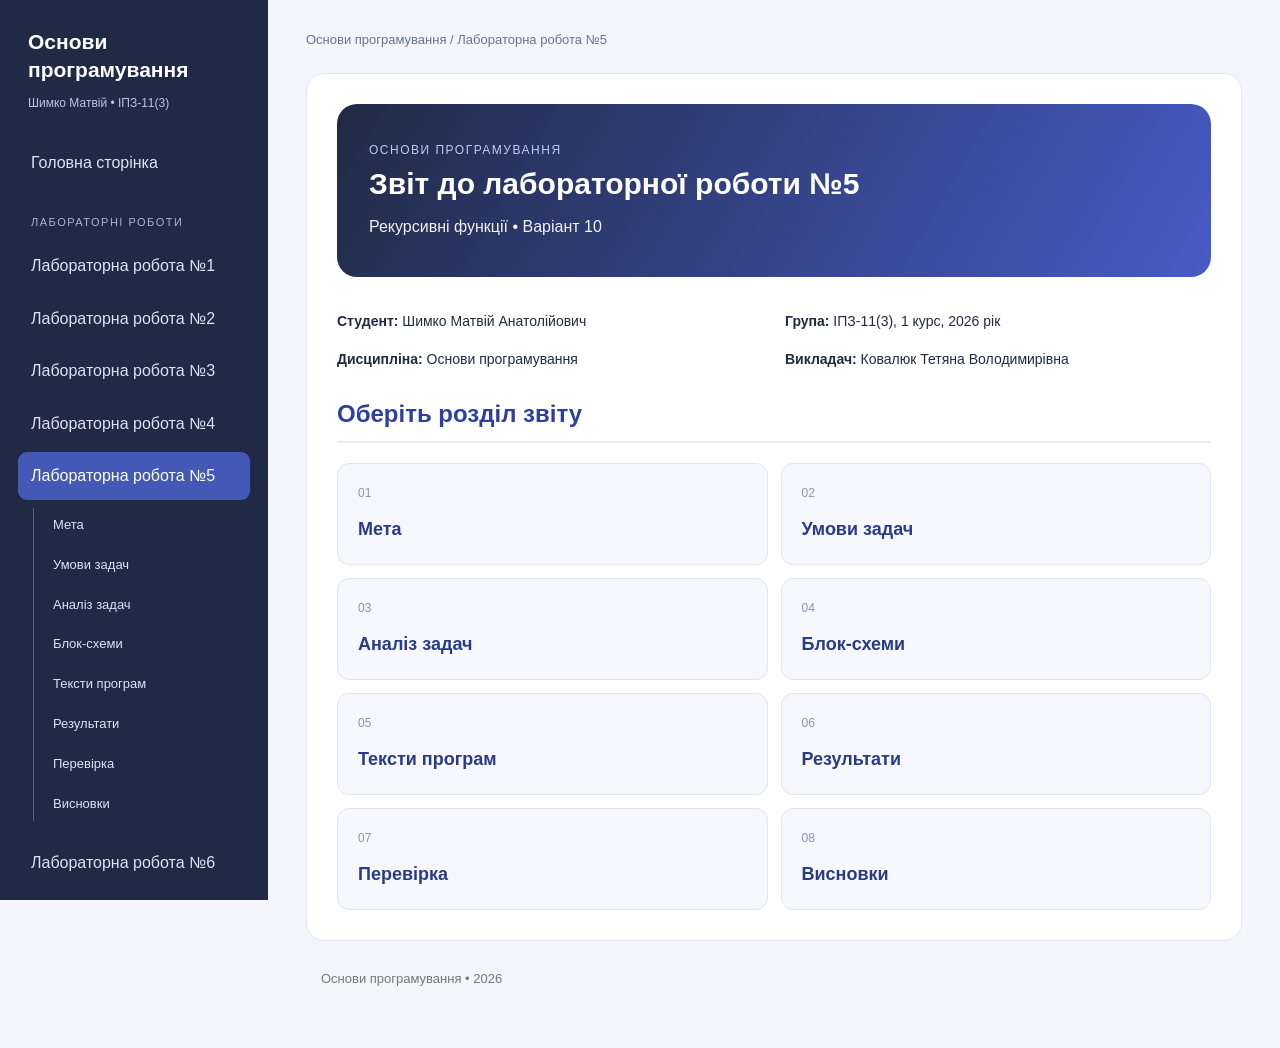
<file: lab05/index.html>
<!doctype html>
<html lang="uk">
<head>
<meta charset="utf-8">
<meta name="viewport" content="width=device-width, initial-scale=1">
<title>Лабораторна №5. Рекурсивні функції</title>
<link rel="stylesheet" href="../style.css">
</head>
<body data-lab="5">
<a class="skip" href="#content">Перейти до вмісту</a>
<div class="layout">
<aside class="sidebar"><div class="brand">Основи<br>програмування<small>Шимко Матвій • ІПЗ-11(3)</small></div><nav aria-label="Лабораторні роботи"><a href="../index.html">Головна сторінка</a><div class="side-label">ЛАБОРАТОРНІ РОБОТИ</div><a href="../lab01/index.html">Лабораторна робота №1</a><a href="../lab02/index.html">Лабораторна робота №2</a><a href="../lab03/index.html">Лабораторна робота №3</a><a href="../lab04/index.html">Лабораторна робота №4</a><a href="../lab05/index.html#top" data-nav="top">Лабораторна робота №5</a><nav class="subnav" aria-label="Розділи звіту"><a href="#goal" data-nav="goal">Мета</a><a href="#task" data-nav="task">Умови задач</a><a href="#analysis" data-nav="analysis">Аналіз задач</a><a href="#scheme" data-nav="scheme">Блок-схеми</a><a href="#code" data-nav="code">Тексти програм</a><a href="#results" data-nav="results">Результати</a><a href="#check" data-nav="check">Перевірка</a><a href="#conclusion" data-nav="conclusion">Висновки</a></nav><a href="../lab06/index.html">Лабораторна робота №6</a><a href="../lab07/index.html">Лабораторна робота №7</a><a href="../lab08/index.html">Лабораторна робота №8</a><a href="../lab09/index.html">Лабораторна робота №9</a><a href="../lab10/index.html">Лабораторна робота №10</a><a href="../lab11/index.html">Лабораторна робота №11</a></nav></aside>
<main id="content" class="main">
<p id="crumb" class="crumb"></p>
<section class="page" id="top" tabindex="-1"><header class="hero"><p class="eyebrow">Основи програмування</p><h1>Звіт до лабораторної роботи №5</h1><p>Рекурсивні функції • Варіант 10</p></header><div class="meta"><p><b>Студент:</b> Шимко Матвій Анатолійович</p>
<p><b>Група:</b> ІПЗ-11(3), 1 курс, 2026 рік</p>
<p><b>Дисципліна:</b> Основи програмування</p>
<p><b>Викладач:</b> Ковалюк Тетяна Володимирівна</p></div><h2>Оберіть розділ звіту</h2><div class="menu-grid"><a class="menu-card" href="#goal"><span class="num">01</span><b>Мета</b></a><a class="menu-card" href="#task"><span class="num">02</span><b>Умови задач</b></a><a class="menu-card" href="#analysis"><span class="num">03</span><b>Аналіз задач</b></a><a class="menu-card" href="#scheme"><span class="num">04</span><b>Блок-схеми</b></a><a class="menu-card" href="#code"><span class="num">05</span><b>Тексти програм</b></a><a class="menu-card" href="#results"><span class="num">06</span><b>Результати</b></a><a class="menu-card" href="#check"><span class="num">07</span><b>Перевірка</b></a><a class="menu-card" href="#conclusion"><span class="num">08</span><b>Висновки</b></a></div></section>
<section class="page" id="goal" tabindex="-1"><p class="eyebrow">Лабораторна робота №5 / 01 з 08</p><h2>1. Мета роботи</h2>
<div class="card"><ul>
<li>Вивчити особливості рекурсивних процесів.</li>
<li>Опанувати технологію рекурсивних обчислень.</li>
<li>Навчитися розробляти алгоритми та програми із застосуванням рекурсивних функцій.</li>
</ul></div>
<div class="page-footer"><a href="#top">← До розділів</a><a href="#top">Усі розділи</a><a href="#task">Умови задач →</a></div></section>
<section class="page" id="task" tabindex="-1"><p class="eyebrow">Лабораторна робота №5 / 02 з 08</p><h2>2. Умови задач</h2>
<div class="task">
<h3>Завдання 1 - варіант 10</h3>
<p>Варіант 10 (у таблиці 20 варіантів, 30 - 20 = 10).</p>
<p>Біноміальні коефіцієнти розкладання бінома (a + b)<sup>i</sup> утворюють i-й рядок трикутника
Паскаля. Кожне число в трикутнику, крім перших трьох, є сумою чисел, розташованих над ним у попередньому
рядку. Число в i-му рядку (i = 0, 1, 2, ...) на j-му місці (j = 0, 1, ..., i) задається формулою:</p>
<div class="formula">C<sub>i</sub><sup>j</sup> = i! / (j! · (i - j)!)</div>
<p>Сам трикутник Паскаля задається рекурентним співвідношенням:</p>
<div class="formula">f(i, j) = 1 при (i = 0, j = 0), (i = 1, j = 0), (i = 1, j = 1);
&nbsp; інакше f(i, j - 1) + f(i - 1, j)</div>
<p>Надрукувати перші n рядків
трикутника Паскаля, використавши рекурсивне визначення його елементів. Кількість рядків вводиться
з клавіатури.</p>
<p>Реалізувати рекурсивний та ітеративний варіанти розв'язку задачі, використовуючи рекурсію та
оператор циклу. Порівняти ефективність рекурсивної та ітеративної реалізацій, визначивши глибину
рекурсії та кількість ітерацій циклу.</p>
</div>

<div class="task">
<h3>Завдання 2 - варіант 10</h3>
<p>Варіант 10 (у таблиці 20 варіантів, 30 - 20 = 10).</p>
<p>Увести з клавіатури два натуральних a і b. Визначити кількість послідовностей з a нулів і b
одиниць, в яких ніякі два нулі не стоять поруч. Вивести знайдені послідовності з нулів та одиниць.
Контрольний тест: введені числа 2 2, отриманий результат: 3 0101 1010 0110.</p>
<p>Загальні вимоги до завдання: забороняється використовувати масиви і рядки, використання рекурсії
обов'язкове.</p>
</div>
<div class="page-footer"><a href="#goal">← Мета</a><a href="#top">Усі розділи</a><a href="#analysis">Аналіз задач →</a></div></section>
<section class="page" id="analysis" tabindex="-1"><p class="eyebrow">Лабораторна робота №5 / 03 з 08</p><h2>3. Аналіз задач</h2>
<div class="task">
<h3>Завдання 1 - варіант 10</h3>
<p>Співвідношення з умови f(i, j) = f(i, j - 1) + f(i - 1, j) трикутника Паскаля не дає: уже для
i = 2, j = 0 другий індекс стає від'ємним, і рекурсія ніколи не доходить до базового випадку. Тому
взято співвідношення, за яким число дорівнює сумі двох чисел над ним, як і сказано в умові:</p>
<div class="formula">f(i, 0) = f(i, i) = 1, &nbsp;&nbsp;
f(i, j) = f(i - 1, j - 1) + f(i - 1, j)</div>
<p>Умова закінчення рекурсії: елемент стоїть на краю трикутника (j = 0 або j = i), тоді функція
повертає 1. Для інших елементів вона викликає себе двічі для рядка i - 1.</p>
<p>У циклі масив не потрібен, кожен елемент рядка рахується через попередній:</p>
<div class="formula">C<sub>i</sub><sup>0</sup> = 1, &nbsp;&nbsp;
C<sub>i</sub><sup>j</sup> = C<sub>i</sub><sup>j-1</sup> · (i - j + 1) / j</div>
<p>Спочатку виконується множення, потім ділення. Якби ділити першим, ціле ділення відкинуло б
дробову частину.</p>
<p>У рекурсивному варіанті програма рахує всі виклики функції <code>calculateElement</code>. Кожен
виклик отримує свою глибину параметром, а найбільша глибина запам'ятовується. У циклі рахуються
проходи внутрішнього циклу, тобто обчислені елементи без першої одиниці рядка.</p>
<p>Кількість рядків вводиться від 1 до 15: при n = 15 трикутник має ширину 75 символів і ще
вміщується у вікно консолі. Якщо введено не число або число поза межами, введення повторюється.</p>
<p class="tcap">Таблиця 1 - Функції програми завдання 1</p>
<div class="table-scroll"><table>
<tr><th>Функція</th><th>Призначення</th></tr>
<tr><td><code>main</code></td><td>виклик основних кроків програми</td></tr>
<tr><td><code>welcome</code></td><td>виведення даних про автора та умови задачі</td></tr>
<tr><td><code>inputRowCount</code></td><td>введення кількості рядків з перевіркою</td></tr>
<tr><td><code>calculateElement</code></td><td>рекурсивне обчислення елемента, підрахунок викликів і глибини</td></tr>
<tr><td><code>printRecursive</code></td><td>друк трикутника через рекурсивну функцію</td></tr>
<tr><td><code>printIterative</code></td><td>друк трикутника в циклі, підрахунок ітерацій</td></tr>
<tr><td><code>printEfficiency</code></td><td>виведення показників ефективності</td></tr>
</table></div>
</div>

<div class="task">
<h3>Завдання 2 - варіант 10</h3>
<p>Масиви й рядки заборонені, тому послідовність зберігається цифрами цілого числа: дописати цифру d
означає обчислити s · 10 + d. Є одна проблема: число не може починатися з нулів, і 0101 перетворилось
би на 101. Щоб нулі не губились, на початку числа стоїть одиниця-маркер, тобто 0101 зберігається як
10101.</p>
<p>Друк теж рекурсивний. Функція <code>printSequence</code> спочатку друкує число без останньої цифри
(s / 10), потім саму останню цифру (остача від ділення на 10). На маркері рекурсія зупиняється, тому
він не виводиться.</p>
<p>Число має вміститися в <code>int</code>, тому a + b не більше 9. Під час введення a береться від 1
до 8, b від 1 до 9 - a. Якщо введено не число або число поза межами, введення повторюється.</p>
<p>Функція <code>buildSequences</code> дописує по одній цифрі. Вона знає, скільки нулів і одиниць
лишилось, яка цифра попередня і яка частина вже побудована:</p>
<ul>
<li>умова закінчення рекурсії: нулів і одиниць не лишилось, послідовність друкується і рахується;</li>
<li>нуль дописується, якщо нулі лишились і попередня цифра не нуль;</li>
<li>одиниця дописується, якщо одиниці лишились.</li>
</ul>
<p>Обидві гілки виконуються по черзі, тому перебираються всі можливі варіанти. На першому кроці
попередньою цифрою передається 1, щоб на початку можна було поставити нуль. Нуль пробується першим,
тому порядок послідовностей інший, ніж у контрольному тесті.</p>
<p>Кількість стає відома лише після перебору, тому спочатку виводяться послідовності, а потім кількість.
Якщо нулів забагато (a > b + 1), послідовностей немає: програма повідомляє про це і виводить кількість 0.
В одному рядку виводиться по 6 послідовностей.</p>
<p class="tcap">Таблиця 2 - Функції програми завдання 2</p>
<div class="table-scroll"><table>
<tr><th>Функція</th><th>Призначення</th></tr>
<tr><td><code>main</code></td><td>виклик основних кроків програми</td></tr>
<tr><td><code>welcome</code></td><td>виведення даних про автора та умови задачі</td></tr>
<tr><td><code>inputNumber</code></td><td>введення цілого числа з перевіркою меж</td></tr>
<tr><td><code>inputData</code></td><td>введення a і b</td></tr>
<tr><td><code>printSequence</code></td><td>рекурсивний друк цифр без маркера</td></tr>
<tr><td><code>buildSequences</code></td><td>рекурсивна побудова послідовностей</td></tr>
<tr><td><code>printResult</code></td><td>запуск пошуку і виведення кількості</td></tr>
</table></div>
<p>Джерела: Ковалюк Т.В. Алгоритмізація та програмування, 2024; Ковалюк Т.В.,
Петрівський В.Я. Гарний стиль програмування мовами C, C++, C#, 2025.</p>
</div>
<div class="page-footer"><a href="#task">← Умови задач</a><a href="#top">Усі розділи</a><a href="#scheme">Блок-схеми →</a></div></section>
<section class="page" id="scheme" tabindex="-1"><p class="eyebrow">Лабораторна робота №5 / 04 з 08</p><h2>4. Блок-схеми алгоритмів</h2>
<div class="task">
<h3>Завдання 1 - варіант 10</h3>
<figure class="fc"><a href="img/task1-fc-welcome.svg"><img src="img/task1-fc-welcome.svg" alt="" loading="lazy"></a><figcaption>Рисунок 1 - Блок-схема функції <code>welcome</code> (виведення даних про автора та умови задачі)</figcaption></figure>
<figure class="fc"><a href="img/task1-fc-inputRowCount.svg"><img src="img/task1-fc-inputRowCount.svg" alt="" loading="lazy"></a><figcaption>Рисунок 2 - Блок-схема функції <code>inputRowCount</code> (введення кількості рядків з перевіркою)</figcaption></figure>
<figure class="fc"><a href="img/task1-fc-calculateElement.svg"><img src="img/task1-fc-calculateElement.svg" alt="" loading="lazy"></a><figcaption>Рисунок 3 - Блок-схема функції <code>calculateElement</code> (рекурсивне обчислення елемента трикутника)</figcaption></figure>
<figure class="fc"><a href="img/task1-fc-printRecursive.svg"><img src="img/task1-fc-printRecursive.svg" alt="" loading="lazy"></a><figcaption>Рисунок 4 - Блок-схема функції <code>printRecursive</code> (друк трикутника через рекурсію)</figcaption></figure>
<figure class="fc"><a href="img/task1-fc-printIterative.svg"><img src="img/task1-fc-printIterative.svg" alt="" loading="lazy"></a><figcaption>Рисунок 5 - Блок-схема функції <code>printIterative</code> (друк трикутника в циклі)</figcaption></figure>
<figure class="fc"><a href="img/task1-fc-printEfficiency.svg"><img src="img/task1-fc-printEfficiency.svg" alt="" loading="lazy"></a><figcaption>Рисунок 6 - Блок-схема функції <code>printEfficiency</code> (виведення показників ефективності)</figcaption></figure>
<figure class="fc"><a href="img/task1-fc-main.svg"><img src="img/task1-fc-main.svg" alt="" loading="lazy"></a><figcaption>Рисунок 7 - Блок-схема функції <code>main</code> (головна функція)</figcaption></figure>
</div>
<div class="task">
<h3>Завдання 2 - варіант 10</h3>
<figure class="fc"><a href="img/task2-fc-welcome.svg"><img src="img/task2-fc-welcome.svg" alt="" loading="lazy"></a><figcaption>Рисунок 8 - Блок-схема функції <code>welcome</code> (виведення даних про автора та умови задачі)</figcaption></figure>
<figure class="fc"><a href="img/task2-fc-inputNumber.svg"><img src="img/task2-fc-inputNumber.svg" alt="" loading="lazy"></a><figcaption>Рисунок 9 - Блок-схема функції <code>inputNumber</code> (введення цілого числа з перевіркою меж)</figcaption></figure>
<figure class="fc"><a href="img/task2-fc-inputData.svg"><img src="img/task2-fc-inputData.svg" alt="" loading="lazy"></a><figcaption>Рисунок 10 - Блок-схема функції <code>inputData</code> (введення кількості нулів і одиниць)</figcaption></figure>
<figure class="fc"><a href="img/task2-fc-printSequence.svg"><img src="img/task2-fc-printSequence.svg" alt="" loading="lazy"></a><figcaption>Рисунок 11 - Блок-схема функції <code>printSequence</code> (рекурсивний друк цифр послідовності без маркера)</figcaption></figure>
<figure class="fc"><a href="img/task2-fc-buildSequences.svg"><img src="img/task2-fc-buildSequences.svg" alt="" loading="lazy"></a><figcaption>Рисунок 12 - Блок-схема функції <code>buildSequences</code> (рекурсивна побудова послідовностей)</figcaption></figure>
<figure class="fc"><a href="img/task2-fc-printResult.svg"><img src="img/task2-fc-printResult.svg" alt="" loading="lazy"></a><figcaption>Рисунок 13 - Блок-схема функції <code>printResult</code> (запуск пошуку і виведення кількості)</figcaption></figure>
<figure class="fc"><a href="img/task2-fc-main.svg"><img src="img/task2-fc-main.svg" alt="" loading="lazy"></a><figcaption>Рисунок 14 - Блок-схема функції <code>main</code> (головна функція)</figcaption></figure>
</div>
<div class="page-footer"><a href="#analysis">← Аналіз задач</a><a href="#top">Усі розділи</a><a href="#code">Тексти програм →</a></div></section>
<section class="page" id="code" tabindex="-1"><p class="eyebrow">Лабораторна робота №5 / 05 з 08</p><h2>5. Тексти програм</h2>
<div class="task">
<h3>Завдання 1 - варіант 10</h3>
<p class="file">Файл <a href="task1.cpp" download>task1.cpp</a></p>
<pre><code><span class="cm">/////////////////////////////////////////////////////////////////////</span>
<span class="cm">// Ім&#x27;я файлу: task1.cpp</span>
<span class="cm">// Автор: Шимко Матвій, гр. ІПЗ-11(3)</span>
<span class="cm">// Номер версії модуля: version 1</span>
<span class="cm">// Запланована ціль: лабораторна робота №5, завдання 1, варіант 10.</span>
<span class="cm">//                   Надрукувати трикутник Паскаля рекурсивно й</span>
<span class="cm">//                   ітераційно, порівняти ефективність.</span>
<span class="cm">/////////////////////////////////////////////////////////////////////</span>

<span class="pp">#include &lt;iomanip&gt;</span>
<span class="pp">#include &lt;iostream&gt;</span>
<span class="kw">using</span> <span class="kw">namespace</span> std;

<span class="cm">//=========== константи</span>
<span class="kw">const</span> <span class="kw">int</span> MIN_ROWS = <span class="nm">1</span>;      <span class="cm">// найменша кількість рядків</span>
<span class="kw">const</span> <span class="kw">int</span> MAX_ROWS = <span class="nm">15</span>;     <span class="cm">// найбільша кількість рядків</span>
<span class="kw">const</span> <span class="kw">int</span> ELEMENT_WIDTH = <span class="nm">5</span>; <span class="cm">// ширина одного числа в трикутнику</span>

<span class="cm">//=========== глобальні змінні</span>
<span class="kw">int</span> rowCount = <span class="nm">0</span>;       <span class="cm">// кількість рядків трикутника</span>
<span class="kw">int</span> callCount = <span class="nm">0</span>;      <span class="cm">// кількість рекурсивних викликів</span>
<span class="kw">int</span> recursionDepth = <span class="nm">0</span>; <span class="cm">// найбільша глибина рекурсії</span>
<span class="kw">int</span> iterationCount = <span class="nm">0</span>; <span class="cm">// кількість ітерацій циклу</span>

<span class="cm">/*
 * Функція виводить дані про автора та умову задачі
 * Параметри: немає
 * Значення, що повертаються: немає
 */</span>
<span class="kw">void</span> welcome()
{
    cout &lt;&lt; <span class="st">&quot;Lab work 5. Task 1. Variant 10.&quot;</span> &lt;&lt; endl;
    cout &lt;&lt; <span class="st">&quot;Author: Matvii Shimko, group IPZ-11(3)&quot;</span> &lt;&lt; endl &lt;&lt; endl;

    cout &lt;&lt; <span class="st">&quot;Print the first n rows of Pascal&#x27;s triangle in two ways:&quot;</span> &lt;&lt; endl;
    cout &lt;&lt; <span class="st">&quot;with recursion and with a loop. Compare the efficiency.&quot;</span> &lt;&lt; endl
         &lt;&lt; endl;
}

<span class="cm">/*
 * Функція вводить кількість рядків. Якщо введено не число або число
 * поза межами, введення повторюється
 * Параметри: немає
 * Значення, що повертаються: немає
 */</span>
<span class="kw">void</span> inputRowCount()
{
    cout &lt;&lt; <span class="st">&quot;Enter n (from 1 to 15): &quot;</span>;
    cin &gt;&gt; rowCount;
    <span class="kw">while</span> (cin.fail() || rowCount &lt; MIN_ROWS || rowCount &gt; MAX_ROWS)
    {
        cin.clear();            <span class="cm">// скинути помилку введення</span>
        cin.ignore(<span class="nm">1000</span>, <span class="st">&#x27;\n&#x27;</span>); <span class="cm">// і пропустити неправильний рядок</span>
        cout &lt;&lt; <span class="st">&quot;Error! Enter n from 1 to 15: &quot;</span>;
        cin &gt;&gt; rowCount;
    }
}

<span class="cm">/*
 * Функція рекурсивно рахує елемент трикутника:
 * f(row, 0) = f(row, row) = 1,
 * f(row, column) = f(row - 1, column - 1) + f(row - 1, column).
 * Рахує виклики й запам&#x27;ятовує найбільшу глибину
 * Параметри: row - номер рядка, column - номер місця в рядку,
 *            depth - глибина поточного виклику
 * Значення, що повертаються: значення елемента
 */</span>
<span class="kw">int</span> calculateElement(<span class="kw">int</span> row, <span class="kw">int</span> column, <span class="kw">int</span> depth)
{
    <span class="kw">int</span> element = <span class="nm">1</span>; <span class="cm">// на краях трикутника стоять одиниці</span>

    callCount++;
    <span class="kw">if</span> (depth &gt; recursionDepth)
    {
        recursionDepth = depth;
    }

    <span class="kw">if</span> (column != <span class="nm">0</span> &amp;&amp; column != row)
    {
        element = calculateElement(row - <span class="nm">1</span>, column - <span class="nm">1</span>, depth + <span class="nm">1</span>)
                  + calculateElement(row - <span class="nm">1</span>, column, depth + <span class="nm">1</span>);
    }

    <span class="kw">return</span> element;
}

<span class="cm">/*
 * Функція друкує трикутник, викликаючи рекурсію для кожного елемента
 * Параметри: немає
 * Значення, що повертаються: немає
 */</span>
<span class="kw">void</span> printRecursive()
{
    cout &lt;&lt; endl &lt;&lt; <span class="st">&quot;Recursive variant:&quot;</span> &lt;&lt; endl;

    <span class="kw">for</span> (<span class="kw">int</span> i = <span class="nm">0</span>; i &lt; rowCount; i++)
    {
        cout &lt;&lt; setw((rowCount - i - <span class="nm">1</span>) * ELEMENT_WIDTH / <span class="nm">2</span>) &lt;&lt; <span class="st">&quot;&quot;</span>;
        <span class="kw">for</span> (<span class="kw">int</span> j = <span class="nm">0</span>; j &lt;= i; j++)
        {
            cout &lt;&lt; setw(ELEMENT_WIDTH) &lt;&lt; calculateElement(i, j, <span class="nm">1</span>);
        }
        cout &lt;&lt; endl;
    }
}

<span class="cm">/*
 * Функція друкує трикутник у циклі. Кожен наступний елемент рядка
 * рахується через попередній: C(i, j) = C(i, j - 1) * (i - j + 1) / j
 * Параметри: немає
 * Значення, що повертаються: немає
 */</span>
<span class="kw">void</span> printIterative()
{
    <span class="kw">int</span> element = <span class="nm">1</span>; <span class="cm">// поточний елемент рядка</span>

    cout &lt;&lt; endl &lt;&lt; <span class="st">&quot;Iterative variant:&quot;</span> &lt;&lt; endl;

    <span class="kw">for</span> (<span class="kw">int</span> i = <span class="nm">0</span>; i &lt; rowCount; i++)
    {
        cout &lt;&lt; setw((rowCount - i - <span class="nm">1</span>) * ELEMENT_WIDTH / <span class="nm">2</span>) &lt;&lt; <span class="st">&quot;&quot;</span>;

        element = <span class="nm">1</span>;
        cout &lt;&lt; setw(ELEMENT_WIDTH) &lt;&lt; element;
        <span class="kw">for</span> (<span class="kw">int</span> j = <span class="nm">1</span>; j &lt;= i; j++)
        {
            element = element * (i - j + <span class="nm">1</span>) / j;
            iterationCount++;
            cout &lt;&lt; setw(ELEMENT_WIDTH) &lt;&lt; element;
        }
        cout &lt;&lt; endl;
    }
}

<span class="cm">/*
 * Функція виводить показники ефективності обох варіантів
 * Параметри: немає
 * Значення, що повертаються: немає
 */</span>
<span class="kw">void</span> printEfficiency()
{
    cout &lt;&lt; endl &lt;&lt; <span class="st">&quot;Efficiency for n = &quot;</span> &lt;&lt; rowCount &lt;&lt; <span class="st">&quot;:&quot;</span> &lt;&lt; endl;
    cout &lt;&lt; <span class="st">&quot;Recursive calls: &quot;</span> &lt;&lt; callCount &lt;&lt; endl;
    cout &lt;&lt; <span class="st">&quot;Recursion depth: &quot;</span> &lt;&lt; recursionDepth &lt;&lt; endl;
    cout &lt;&lt; <span class="st">&quot;Loop iterations: &quot;</span> &lt;&lt; iterationCount &lt;&lt; endl;
}

<span class="kw">int</span> main()
{
    welcome();
    inputRowCount();
    printRecursive();
    printIterative();
    printEfficiency();
    <span class="kw">return</span> <span class="nm">0</span>;
}
</code></pre>
</div>
<div class="task">
<h3>Завдання 2 - варіант 10</h3>
<p class="file">Файл <a href="task2.cpp" download>task2.cpp</a></p>
<pre><code><span class="cm">/////////////////////////////////////////////////////////////////////</span>
<span class="cm">// Ім&#x27;я файлу: task2.cpp</span>
<span class="cm">// Автор: Шимко Матвій, гр. ІПЗ-11(3)</span>
<span class="cm">// Номер версії модуля: version 1</span>
<span class="cm">// Запланована ціль: лабораторна робота №5, завдання 2, варіант 10.</span>
<span class="cm">//                   Знайти послідовності з a нулів і b одиниць, де</span>
<span class="cm">//                   два нулі не стоять поруч. Без масивів і рядків.</span>
<span class="cm">/////////////////////////////////////////////////////////////////////</span>

<span class="pp">#include &lt;iostream&gt;</span>
<span class="kw">using</span> <span class="kw">namespace</span> std;

<span class="cm">//=========== константи</span>
<span class="kw">const</span> <span class="kw">int</span> MAX_LENGTH = <span class="nm">9</span>;     <span class="cm">// більша довжина не вміститься в int</span>
<span class="kw">const</span> <span class="kw">int</span> ROW_SIZE = <span class="nm">6</span>;       <span class="cm">// кількість послідовностей у рядку</span>
<span class="kw">const</span> <span class="kw">int</span> START_SEQUENCE = <span class="nm">1</span>; <span class="cm">// одиниця-маркер на початку числа</span>

<span class="cm">//=========== глобальні змінні</span>
<span class="kw">int</span> zeroCount = <span class="nm">0</span>;     <span class="cm">// кількість нулів a</span>
<span class="kw">int</span> oneCount = <span class="nm">0</span>;      <span class="cm">// кількість одиниць b</span>
<span class="kw">int</span> sequenceCount = <span class="nm">0</span>; <span class="cm">// кількість знайдених послідовностей</span>

<span class="cm">/*
 * Функція виводить дані про автора та умову задачі
 * Параметри: немає
 * Значення, що повертаються: немає
 */</span>
<span class="kw">void</span> welcome()
{
    cout &lt;&lt; <span class="st">&quot;Lab work 5. Task 2. Variant 10.&quot;</span> &lt;&lt; endl;
    cout &lt;&lt; <span class="st">&quot;Author: Matvii Shimko, group IPZ-11(3)&quot;</span> &lt;&lt; endl &lt;&lt; endl;

    cout &lt;&lt; <span class="st">&quot;Find all sequences of a zeros and b ones&quot;</span> &lt;&lt; endl;
    cout &lt;&lt; <span class="st">&quot;where no two zeros stand next to each other.&quot;</span> &lt;&lt; endl &lt;&lt; endl;
}

<span class="cm">/*
 * Функція вводить ціле число. Якщо введено не число або число
 * поза межами, введення повторюється
 * Параметри: minValue - найменше допустиме значення,
 *            maxValue - найбільше допустиме значення
 * Значення, що повертаються: введене число
 */</span>
<span class="kw">int</span> inputNumber(<span class="kw">int</span> minValue, <span class="kw">int</span> maxValue)
{
    <span class="kw">int</span> number = <span class="nm">0</span>;

    cin &gt;&gt; number;
    <span class="kw">while</span> (cin.fail() || number &lt; minValue || number &gt; maxValue)
    {
        cin.clear();            <span class="cm">// скинути помилку введення</span>
        cin.ignore(<span class="nm">1000</span>, <span class="st">&#x27;\n&#x27;</span>); <span class="cm">// і пропустити неправильний рядок</span>
        cout &lt;&lt; <span class="st">&quot;Error! Enter a number from &quot;</span> &lt;&lt; minValue &lt;&lt; <span class="st">&quot; to &quot;</span> &lt;&lt; maxValue
             &lt;&lt; <span class="st">&quot;: &quot;</span>;
        cin &gt;&gt; number;
    }

    <span class="kw">return</span> number;
}

<span class="cm">/*
 * Функція вводить a і b, сума яких не більша за 9
 * Параметри: немає
 * Значення, що повертаються: немає
 */</span>
<span class="kw">void</span> inputData()
{
    cout &lt;&lt; <span class="st">&quot;Enter a (from 1 to 8): &quot;</span>;
    zeroCount = inputNumber(<span class="nm">1</span>, MAX_LENGTH - <span class="nm">1</span>);

    cout &lt;&lt; <span class="st">&quot;Enter b (from 1 to &quot;</span> &lt;&lt; MAX_LENGTH - zeroCount &lt;&lt; <span class="st">&quot;): &quot;</span>;
    oneCount = inputNumber(<span class="nm">1</span>, MAX_LENGTH - zeroCount);
}

<span class="cm">/*
 * Функція рекурсивно друкує цифри послідовності без маркера:
 * спочатку всі цифри, крім останньої, потім останню
 * Параметри: sequence - послідовність, записана цифрами числа
 * Значення, що повертаються: немає
 */</span>
<span class="kw">void</span> printSequence(<span class="kw">int</span> sequence)
{
    <span class="kw">if</span> (sequence != START_SEQUENCE)
    {
        printSequence(sequence / <span class="nm">10</span>);
        cout &lt;&lt; sequence % <span class="nm">10</span>;
    }
}

<span class="cm">/*
 * Функція рекурсивно будує послідовності, дописуючи по одній цифрі.
 * Нуль можна дописати, лише якщо попередня цифра не нуль
 * Параметри: zerosLeft, onesLeft - скільки цифр ще треба дописати,
 *            lastDigit - попередня цифра,
 *            sequence - вже побудована частина числом з маркером
 * Значення, що повертаються: немає
 */</span>
<span class="kw">void</span> buildSequences(<span class="kw">int</span> zerosLeft, <span class="kw">int</span> onesLeft, <span class="kw">int</span> lastDigit, <span class="kw">int</span> sequence)
{
    <span class="kw">if</span> (zerosLeft == <span class="nm">0</span> &amp;&amp; onesLeft == <span class="nm">0</span>)
    {
        printSequence(sequence);
        cout &lt;&lt; <span class="st">&quot; &quot;</span>;

        sequenceCount++;
        <span class="kw">if</span> (sequenceCount % ROW_SIZE == <span class="nm">0</span>)
        {
            cout &lt;&lt; endl;
        }
    }
    <span class="kw">else</span>
    {
        <span class="kw">if</span> (zerosLeft &gt; <span class="nm">0</span> &amp;&amp; lastDigit != <span class="nm">0</span>)
        {
            buildSequences(zerosLeft - <span class="nm">1</span>, onesLeft, <span class="nm">0</span>, sequence * <span class="nm">10</span>);
        }
        <span class="kw">if</span> (onesLeft &gt; <span class="nm">0</span>)
        {
            buildSequences(zerosLeft, onesLeft - <span class="nm">1</span>, <span class="nm">1</span>, sequence * <span class="nm">10</span> + <span class="nm">1</span>);
        }
    }
}

<span class="cm">/*
 * Функція запускає пошук і виводить кількість послідовностей
 * Параметри: немає
 * Значення, що повертаються: немає
 */</span>
<span class="kw">void</span> printResult()
{
    cout &lt;&lt; endl &lt;&lt; <span class="st">&quot;Sequences:&quot;</span> &lt;&lt; endl;
    buildSequences(zeroCount, oneCount, <span class="nm">1</span>, START_SEQUENCE);

    <span class="kw">if</span> (sequenceCount == <span class="nm">0</span>)
    {
        cout &lt;&lt; <span class="st">&quot;no such sequences&quot;</span>;
    }
    cout &lt;&lt; endl &lt;&lt; endl &lt;&lt; <span class="st">&quot;Number of sequences: &quot;</span> &lt;&lt; sequenceCount &lt;&lt; endl;
}

<span class="kw">int</span> main()
{
    welcome();
    inputData();
    printResult();
    <span class="kw">return</span> <span class="nm">0</span>;
}
</code></pre>
</div>
<div class="page-footer"><a href="#scheme">← Блок-схеми</a><a href="#top">Усі розділи</a><a href="#results">Результати →</a></div></section>
<section class="page" id="results" tabindex="-1"><p class="eyebrow">Лабораторна робота №5 / 06 з 08</p><h2>6. Результати виконання роботи</h2>
<div class="task">
<h3>Завдання 1 - варіант 10</h3>
<div class="result">
<figure class="shot"><a href="img/task1-run-1.png"><img src="img/task1-run-1.png" alt="" width="572" loading="lazy"></a><figcaption>Рисунок 15 - Трикутник із 5 рядків</figcaption></figure>
<figure class="shot"><a href="img/task1-run-2.png"><img src="img/task1-run-2.png" alt="" width="572" loading="lazy"></a><figcaption>Рисунок 16 - Некоректне введення, потім трикутник з 10 рядків</figcaption></figure>
<figure class="shot"><a href="img/task1-run-3.png"><img src="img/task1-run-3.png" alt="" width="707" loading="lazy"></a><figcaption>Рисунок 17 - Найбільша кількість рядків n = 15</figcaption></figure>
<figure class="shot"><a href="img/task1-run-4.png"><img src="img/task1-run-4.png" alt="" width="572" loading="lazy"></a><figcaption>Рисунок 18 - Крайній випадок n = 1</figcaption></figure>
</div>
</div>
<div class="task">
<h3>Завдання 2 - варіант 10</h3>
<div class="result">
<figure class="shot"><a href="img/task2-run-1.png"><img src="img/task2-run-1.png" alt="" width="572" loading="lazy"></a><figcaption>Рисунок 19 - Контрольний тест із методички: a = 2, b = 2</figcaption></figure>
<figure class="shot"><a href="img/task2-run-2.png"><img src="img/task2-run-2.png" alt="" width="572" loading="lazy"></a><figcaption>Рисунок 20 - Послідовностей немає: a = 3, b = 1 (перед цим введено некоректні значення)</figcaption></figure>
<figure class="shot"><a href="img/task2-run-3.png"><img src="img/task2-run-3.png" alt="" width="572" loading="lazy"></a><figcaption>Рисунок 21 - Найдовші послідовності: a = 3, b = 6</figcaption></figure>
</div>
</div>
<div class="page-footer"><a href="#code">← Тексти програм</a><a href="#top">Усі розділи</a><a href="#check">Перевірка →</a></div></section>
<section class="page" id="check" tabindex="-1"><p class="eyebrow">Лабораторна робота №5 / 07 з 08</p><h2>7. Аналіз достовірності результатів</h2>
<div class="task">
<h3>Завдання 1 - трикутник</h3>
<p>Обидва варіанти надрукували однакові трикутники. Окремі елементи і суми рядків перевірено вручну за
формулою C<sub>i</sub><sup>j</sup> = i! / (j! · (i - j)!):</p>
<p class="tcap">Таблиця 3 - Контрольні елементи трикутника</p>
<div class="table-scroll"><table>
<tr><th>Елемент</th><th>За формулою</th><th>Очікується</th><th>Програма</th></tr>
<tr><td>i = 4, j = 2</td><td>4! / (2! · 2!) = 24 / 4</td><td>6</td><td>6</td></tr>
<tr><td>i = 9, j = 4</td><td>9! / (4! · 5!) = 362880 / 2880</td><td>126</td><td>126</td></tr>
<tr><td>i = 14, j = 7</td><td>14! / (7! · 7!) = 87178291200 / 25401600</td><td>3432</td><td>3432</td></tr>
<tr><td>сума рядка i = 4</td><td>1 + 4 + 6 + 4 + 1 = 2<sup>4</sup></td><td>16</td><td>16</td></tr>
<tr><td>сума рядка i = 9</td><td>1 + 9 + 36 + 84 + 126 + 126 + 84 + 36 + 9 + 1 = 2<sup>9</sup></td><td>512</td><td>512</td></tr>
</table></div>
</div>

<div class="task">
<h3>Завдання 1 - порівняння ефективності</h3>
<p>Показники програми порівняно з ручним підрахунком. Один елемент C рахується за 2C - 1 викликів,
тому всього викликів 2 · (сума всіх чисел трикутника) - (кількість чисел). Наприклад, при n = 5 сума
чисел 31, а самих чисел 15. Глибина дорівнює n - 1, лише при n = 1 вона дорівнює 1. Ітерацій
1 + 2 + ... + (n - 1).</p>
<p class="tcap">Таблиця 4 - Рекурсивний та ітераційний варіанти</p>
<div class="table-scroll"><table>
<tr><th>n</th><th>Викликів вручну</th><th>Викликів у програмі</th><th>Глибина, вручну / програма</th>
<th>Ітерацій, вручну / програма</th></tr>
<tr><td>1</td><td>2 · 1 - 1 = 1</td><td>1</td><td>1 / 1</td><td>0 / 0</td></tr>
<tr><td>5</td><td>2 · 31 - 15 = 47</td><td>47</td><td>4 / 4</td><td>10 / 10</td></tr>
<tr><td>10</td><td>2 · 1023 - 55 = 1991</td><td>1991</td><td>9 / 9</td><td>45 / 45</td></tr>
<tr><td>15</td><td>2 · 32767 - 120 = 65414</td><td>65414</td><td>14 / 14</td><td>105 / 105</td></tr>
</table></div>
<p>Для n = 15 рекурсія зробила 65414 викликів, а цикл 105 ітерацій, це приблизно в 623 рази більше.
Глибина при цьому лише 14. Викликів так багато, бо одні й ті самі елементи рахуються знову і знову.
Для цієї задачі кращий ітераційний варіант.</p>
</div>

<div class="task">
<h3>Завдання 2 - контрольний тест</h3>
<p>Для a = 2, b = 2 методичка дає результат 3: 0101 1010 0110. Програма вивела 0101 0110 1010 і
кількість 3. Послідовності ті самі, відрізняються лише порядок і місце кількості. Порядку умова не
задає.</p>
<p>Кількість перевірено формулою. Між одиницями і на краях є b + 1 місць, у кожне можна поставити не
більше одного нуля, тому послідовностей C<sub>b+1</sub><sup>a</sup>:</p>
<p class="tcap">Таблиця 5 - Кількість послідовностей</p>
<div class="table-scroll"><table>
<tr><th>a</th><th>b</th><th>Формула</th><th>Очікується</th><th>Програма</th></tr>
<tr><td>1</td><td>1</td><td>C<sub>2</sub><sup>1</sup></td><td>2 (01, 10)</td><td>2: 01 10</td></tr>
<tr><td>2</td><td>2</td><td>C<sub>3</sub><sup>2</sup></td><td>3</td><td>3</td></tr>
<tr><td>3</td><td>1</td><td>a > b + 1</td><td>0</td><td>0, "no such sequences"</td></tr>
<tr><td>3</td><td>2</td><td>C<sub>3</sub><sup>3</sup></td><td>1 (01010)</td><td>1: 01010</td></tr>
<tr><td>4</td><td>4</td><td>C<sub>5</sub><sup>4</sup></td><td>5</td><td>5</td></tr>
<tr><td>4</td><td>5</td><td>C<sub>6</sub><sup>4</sup></td><td>15</td><td>15</td></tr>
<tr><td>3</td><td>6</td><td>C<sub>7</sub><sup>3</sup></td><td>35</td><td>35</td></tr>
<tr><td>2</td><td>7</td><td>C<sub>8</sub><sup>2</sup></td><td>28</td><td>28</td></tr>
<tr><td>1</td><td>8</td><td>C<sub>9</sub><sup>1</sup></td><td>9</td><td>9</td></tr>
</table></div>
<p>У сценарії з некоректними даними програма відхилила abc, 9 і 7 і попросила ввести значення ще раз.
У виведених послідовностях кількість нулів і одиниць правильна, два нулі поруч не стоять.</p>
</div>
<div class="page-footer"><a href="#results">← Результати</a><a href="#top">Усі розділи</a><a href="#conclusion">Висновки →</a></div></section>
<section class="page" id="conclusion" tabindex="-1"><p class="eyebrow">Лабораторна робота №5 / 08 з 08</p><h2>8. Висновки</h2>
<div class="card">
<p>Написано дві програми з рекурсивними функціями. Перша друкує трикутник Паскаля рекурсивно і в циклі
та рахує виклики, глибину рекурсії й ітерації. Формула з умови трикутника не дає, тому взято
f(i, j) = f(i - 1, j - 1) + f(i - 1, j). При n = 15 рекурсія зробила 65414 викликів проти 105 ітерацій
циклу. У другій програмі масиви й рядки заборонені, тому послідовність зберігається цифрами числа з маркером, через це a + b не більше 9.</p>
</div>
<div class="page-footer"><a href="#check">← Перевірка</a><a href="#top">Усі розділи</a><a href="#top">До розділів →</a></div></section>
<p class="footer">Основи програмування • 2026</p>
</main>
</div>
<script src="../site.js"></script>
</body>
</html>
</file>
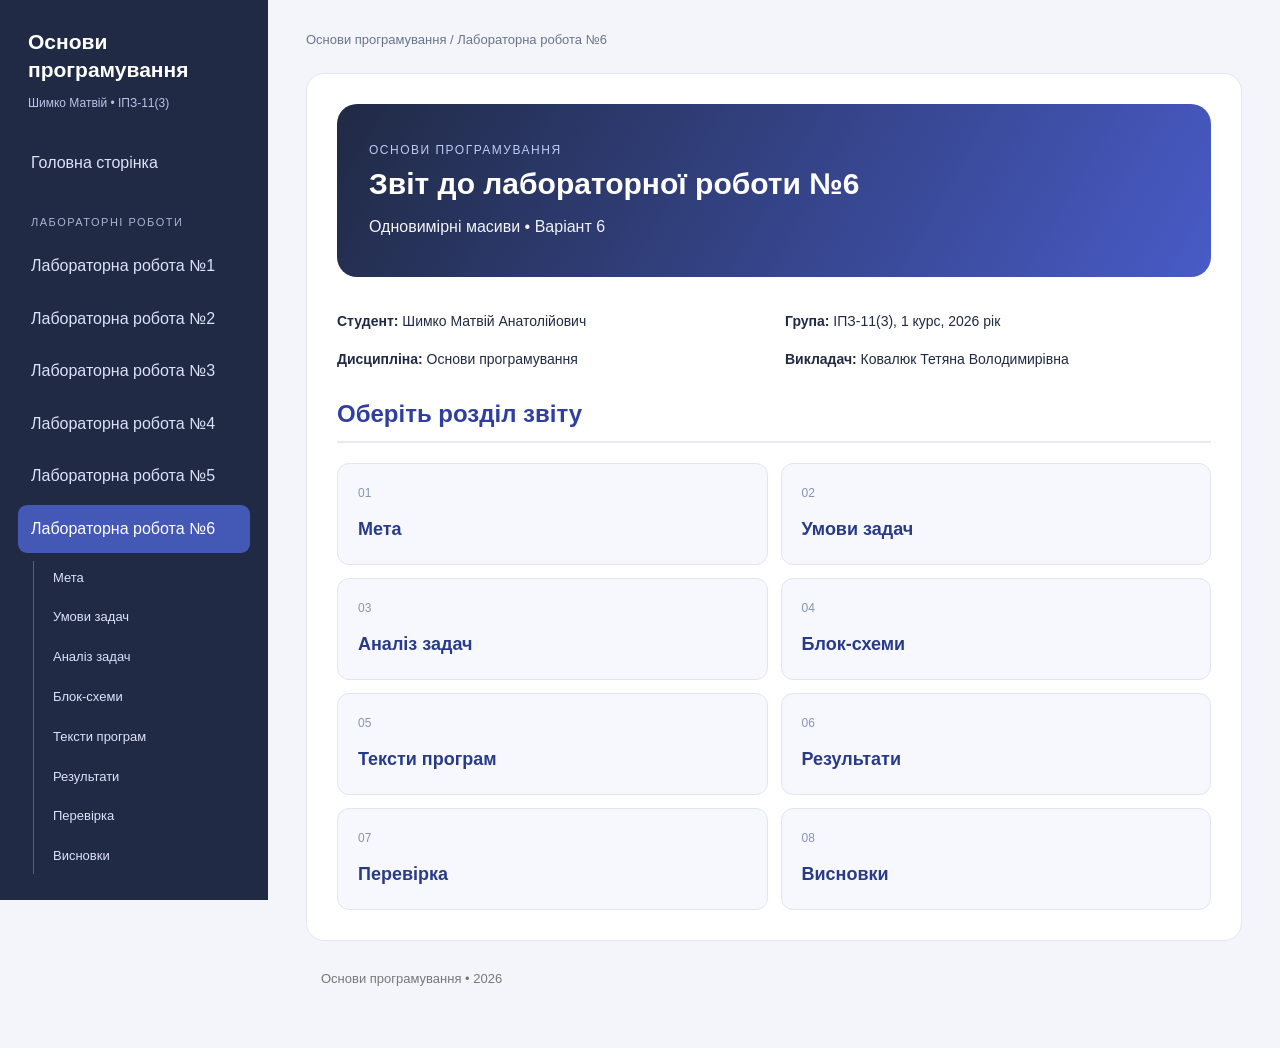
<file: lab06/index.html>
<!doctype html>
<html lang="uk">
<head>
<meta charset="utf-8">
<meta name="viewport" content="width=device-width, initial-scale=1">
<title>Лабораторна №6. Одновимірні масиви</title>
<link rel="stylesheet" href="../style.css">
</head>
<body data-lab="6">
<a class="skip" href="#content">Перейти до вмісту</a>
<div class="layout">
<aside class="sidebar"><div class="brand">Основи<br>програмування<small>Шимко Матвій • ІПЗ-11(3)</small></div><nav aria-label="Лабораторні роботи"><a href="../index.html">Головна сторінка</a><div class="side-label">ЛАБОРАТОРНІ РОБОТИ</div><a href="../lab01/index.html">Лабораторна робота №1</a><a href="../lab02/index.html">Лабораторна робота №2</a><a href="../lab03/index.html">Лабораторна робота №3</a><a href="../lab04/index.html">Лабораторна робота №4</a><a href="../lab05/index.html">Лабораторна робота №5</a><a href="../lab06/index.html#top" data-nav="top">Лабораторна робота №6</a><nav class="subnav" aria-label="Розділи звіту"><a href="#goal" data-nav="goal">Мета</a><a href="#task" data-nav="task">Умови задач</a><a href="#analysis" data-nav="analysis">Аналіз задач</a><a href="#scheme" data-nav="scheme">Блок-схеми</a><a href="#code" data-nav="code">Тексти програм</a><a href="#results" data-nav="results">Результати</a><a href="#check" data-nav="check">Перевірка</a><a href="#conclusion" data-nav="conclusion">Висновки</a></nav><a href="../lab07/index.html">Лабораторна робота №7</a><a href="../lab08/index.html">Лабораторна робота №8</a><a href="../lab09/index.html">Лабораторна робота №9</a><a href="../lab10/index.html">Лабораторна робота №10</a><a href="../lab11/index.html">Лабораторна робота №11</a></nav></aside>
<main id="content" class="main">
<p id="crumb" class="crumb"></p>
<section class="page" id="top" tabindex="-1"><header class="hero"><p class="eyebrow">Основи програмування</p><h1>Звіт до лабораторної роботи №6</h1><p>Одновимірні масиви • Варіант 6</p></header><div class="meta"><p><b>Студент:</b> Шимко Матвій Анатолійович</p>
<p><b>Група:</b> ІПЗ-11(3), 1 курс, 2026 рік</p>
<p><b>Дисципліна:</b> Основи програмування</p>
<p><b>Викладач:</b> Ковалюк Тетяна Володимирівна</p></div><h2>Оберіть розділ звіту</h2><div class="menu-grid"><a class="menu-card" href="#goal"><span class="num">01</span><b>Мета</b></a><a class="menu-card" href="#task"><span class="num">02</span><b>Умови задач</b></a><a class="menu-card" href="#analysis"><span class="num">03</span><b>Аналіз задач</b></a><a class="menu-card" href="#scheme"><span class="num">04</span><b>Блок-схеми</b></a><a class="menu-card" href="#code"><span class="num">05</span><b>Тексти програм</b></a><a class="menu-card" href="#results"><span class="num">06</span><b>Результати</b></a><a class="menu-card" href="#check"><span class="num">07</span><b>Перевірка</b></a><a class="menu-card" href="#conclusion"><span class="num">08</span><b>Висновки</b></a></div></section>
<section class="page" id="goal" tabindex="-1"><p class="eyebrow">Лабораторна робота №6 / 01 з 08</p><h2>1. Мета роботи</h2>
<div class="card"><ul>
<li>Ознайомитися з особливостями типу масиву.</li>
<li>Опанувати технологію застосування масивів даних.</li>
<li>Навчитися розробляти алгоритми та програми із застосуванням одновимірних масивів.</li>
</ul></div>
<div class="page-footer"><a href="#top">← До розділів</a><a href="#top">Усі розділи</a><a href="#task">Умови задач →</a></div></section>
<section class="page" id="task" tabindex="-1"><p class="eyebrow">Лабораторна робота №6 / 02 з 08</p><h2>2. Умови задач</h2>
<p>Варіант 6 (у таблиці 24 варіанти, 30 - 24 = 6).</p>

<div class="task">
<h3>Завдання 1 - варіант 6</h3>
<p>Створити одновимірний масив цілих чисел, кількість елементів якого ввести з клавіатури.
Передбачити меню вибору способу створення масиву: введення з клавіатури або генерація
псевдовипадкових чисел. Обчислити кількість елементів у найдовшій серії. Серія - це
послідовність однакових елементів, розташованих поспіль. Надрукувати масив, усі серії
однакових елементів та довжину найдовшої серії.</p>
<p>Загальні вимоги до завдання: передбачити вибір способу створення масиву; заборонено
використовувати бібліотеку стандартних шаблонів STL і шаблон вектору
<code>std::vector</code>.</p>
</div>

<div class="task">
<h3>Завдання 2 - варіант 6</h3>
<p>Створити одновимірний масив, кількість елементів якого ввести з клавіатури. Передбачити
меню вибору способу створення масиву: введення з клавіатури або генерація псевдовипадкових
чисел. Відсортувати масив за алгоритмом парно-непарного сортування (Even-odd sort) та
здійснити пошук в масиві за алгоритмом пошуку у відсортованому масиві з обертанням.
Передбачити виведення проміжних результатів в процесі виконання ітерацій сортування
масиву.</p>
<p>Загальні вимоги до завдання:</p>
<ul>
<li>визначити ефективність методу сортування: кількість порівнянь та обмінів;</li>
<li>визначити ефективність методу пошуку: кількість порівнянь;</li>
<li>передбачити вибір режиму виведення результатів: або тільки відсортований масив, або з
проміжними ітераціями;</li>
<li>заборонено використовувати STL, шаблон вектору, а також бібліотечні методи сортування
та пошуку.</li>
</ul>
</div>

<div class="task">
<h3>Завдання 3 - варіант 6</h3>
<p>Увести з клавіатури цілі числа m, n, m &gt; n, що є степенями двох многочленів,
m &gt; 2, n &gt; 2. Увести або згенерувати у вказаному користувачем діапазоні значення
коефіцієнтів двох многочленів:</p>
<div class="formula">P<sub>n</sub>(x) = ∑<sub>i=0</sub><sup>n</sup> a<sub>i</sub>x<sup>n-i</sup>,
&nbsp;&nbsp; P<sub>m</sub>(x) = ∑<sub>i=0</sub><sup>m</sup> b<sub>i</sub>x<sup>m-i</sup></div>
<p>Значення деяких коефіцієнтів можуть дорівнювати нулю. Визначити і вивести на екран
вирази, що є часткою та остачею від ділення одного многочлена на інший. Здійснити
перевірку результату ділення многочленів, визначивши добуток частки на многочлен-дільник
з додаванням остачі.</p>
<p>Загальні вимоги до завдання: заборонено використовувати STL, шаблон вектору, а також
бібліотечні методи.</p>
</div>

<p>У всіх завданнях застосування покажчиків, динамічних масивів, операторів
<code>new</code> і <code>delete</code> не схвалюється, тому в програмах їх немає.</p>
<div class="page-footer"><a href="#goal">← Мета</a><a href="#top">Усі розділи</a><a href="#analysis">Аналіз задач →</a></div></section>
<section class="page" id="analysis" tabindex="-1"><p class="eyebrow">Лабораторна робота №6 / 03 з 08</p><h2>3. Аналіз задач</h2>
<div class="task">
<h3>Спільне для всіх завдань</h3>
<p>Покажчики й динамічні масиви в цій роботі не схвалюються, тому кожен масив оголошено із запасом на
найбільший розмір.</p>
<p>Усі цілі числа вводить одна функція <code>inputNumber(minValue, maxValue)</code>. Якщо введено не
число або число поза межами, програма скидає помилку через <code>cin.clear()</code>, пропускає
неправильний рядок через <code>cin.ignore()</code> і просить увести значення ще раз. У завданнях 1 і 2
елементи масиву з клавіатури лежать у межах від -1000 до 1000. Меню зроблено оператором
<code>switch</code>, пункт меню вводиться через ту саму функцію.</p>
</div>

<div class="task">
<h3>Завдання 1 - варіант 6</h3>
<p>Умова не каже, чи є серією один елемент. У програмі один елемент теж вважається серією, якщо сусідні
елементи від нього відрізняються.</p>
<p>Лічильник довжини починається з 1 і збільшується, поки поточний елемент
дорівнює попередньому. Коли елемент інший або масив закінчився, серія виводиться, її довжина
порівнюється з найбільшою, а лічильник знову стає 1.</p>
<p>Цикл іде до i = n включно, щоб вивести й останню серію.</p>
<p>Псевдовипадкові числа беруться від 0 до 4, щоб траплялись однакові сусідні елементи.</p>
<p class="tcap">Таблиця 1 - Функції програми завдання 1</p>
<div class="table-scroll"><table>
<tr><th>Функція</th><th>Призначення</th></tr>
<tr><td><code>main</code></td><td>виклик основних кроків програми</td></tr>
<tr><td><code>welcome</code></td><td>виведення даних про автора та умови задачі</td></tr>
<tr><td><code>inputNumber</code></td><td>введення цілого числа з перевіркою</td></tr>
<tr><td><code>inputSize</code></td><td>введення кількості елементів</td></tr>
<tr><td><code>inputArray</code></td><td>введення масиву з клавіатури</td></tr>
<tr><td><code>generateArray</code></td><td>заповнення масиву псевдовипадковими числами</td></tr>
<tr><td><code>runMenu</code></td><td>меню вибору способу створення масиву</td></tr>
<tr><td><code>printArray</code></td><td>виведення масиву</td></tr>
<tr><td><code>printSeries</code></td><td>виведення однієї серії, її довжини та початку</td></tr>
<tr><td><code>findSeries</code></td><td>прохід по масиву, кількість серій, найбільша довжина</td></tr>
</table></div>
</div>

<div class="task">
<h3>Завдання 2 - варіант 6</h3>
<p>Одна ітерація парно-непарного сортування складається з двох проходів. Перший порівнює пари
(a<sub>0</sub>, a<sub>1</sub>), (a<sub>2</sub>, a<sub>3</sub>), ..., другий пари
(a<sub>1</sub>, a<sub>2</sub>), (a<sub>3</sub>, a<sub>4</sub>), ... Якщо елементи пари стоять неправильно,
вони міняються місцями. Сортування закінчується, коли за всю ітерацію не було жодного обміну. За одну
ітерацію виконується n - 1 порівняння.</p>
<p>Обмін міняє місцями два сусідні елементи і виправляє одну пару, що стояла в неправильному порядку.
Тому обмінів стільки, скільки таких пар у вхідному масиві.</p>
<p>Пошук у масиві з обертанням призначений для масиву, який після сортування зсунули по колу. В умові
цього кроку немає, тому після сортування програма просить увести зсув k від 0 до n - 1 і зсуває масив
вправо на k позицій. Елемент з індексом i переходить на місце, що дорівнює остачі від ділення i + k на n.
Зсув виконується через допоміжний масив.</p>
<p>Сам пошук є зміненим двійковим пошуком. На відрізку [l, r] береться середина m. Якщо a<sub>m</sub>
дорівнює ключу, пошук закінчено. Інакше хоча б одна половина відрізка відсортована:</p>
<ul>
<li>якщо a<sub>l</sub> ≤ a<sub>m</sub>, відсортована ліва половина. Якщо ключ лежить між
a<sub>l</sub> і a<sub>m</sub>, пошук продовжується в ній, інакше у правій;</li>
<li>інакше відсортована права половина. Якщо ключ лежить між a<sub>m</sub> і a<sub>r</sub>,
пошук продовжується в ній, інакше у лівій.</li>
</ul>
<p>Якщо a<sub>l</sub> = a<sub>m</sub> = a<sub>r</sub>, визначити
відсортовану половину не можна, тому програма відкидає обидва краї: l збільшується, r зменшується.</p>
<p>У сортуванні рахуються всі порівняння двох елементів і всі обміни, у пошуку порівняння ключа із
середнім елементом, тобто кроки пошуку. Користувач обирає режим виведення: лише результат або проміжні
ітерації. У другому режимі програма друкує масив після кожного проходу сортування, а також межі й середину
відрізка на кожному кроці пошуку.</p>
<p class="tcap">Таблиця 2 - Функції програми завдання 2</p>
<div class="table-scroll"><table>
<tr><th>Функція</th><th>Призначення</th></tr>
<tr><td><code>main</code></td><td>виклик основних кроків програми</td></tr>
<tr><td><code>welcome</code></td><td>виведення даних про автора та умови задачі</td></tr>
<tr><td><code>inputNumber</code></td><td>введення цілого числа з перевіркою</td></tr>
<tr><td><code>inputSize</code></td><td>введення кількості елементів</td></tr>
<tr><td><code>inputArray</code></td><td>введення масиву з клавіатури</td></tr>
<tr><td><code>generateArray</code></td><td>заповнення масиву числами від 0 до 99</td></tr>
<tr><td><code>runMenu</code></td><td>меню вибору способу створення масиву</td></tr>
<tr><td><code>inputOutputMode</code></td><td>вибір режиму виведення</td></tr>
<tr><td><code>printArray</code></td><td>виведення елементів масиву</td></tr>
<tr><td><code>sortPairs</code></td><td>один прохід по парах сусідніх елементів</td></tr>
<tr><td><code>sortArray</code></td><td>парно-непарне сортування, лічильники</td></tr>
<tr><td><code>rotateArray</code></td><td>введення зсуву і циклічний зсув масиву</td></tr>
<tr><td><code>searchKey</code></td><td>введення ключа і пошук у масиві з обертанням</td></tr>
</table></div>
</div>

<div class="task">
<h3>Завдання 3 - варіант 6</h3>
<p>Многочлени діляться стовпчиком. Коефіцієнти зберігаються від старшого до вільного члена, як у
формулах умови. Діленим є P<sub>m</sub>, бо його степінь більший. Степінь частки дорівнює m - n, а степінь остачі менший за n. На
кроці i (від 0 до m - n):</p>
<div class="formula">q<sub>i</sub> = r<sub>i</sub> / a<sub>0</sub>, &nbsp;&nbsp;
r<sub>i+j</sub> = r<sub>i+j</sub> - q<sub>i</sub> · a<sub>j</sub>, &nbsp; j = 0, 1, ..., n</div>
<p>Спочатку r дорівнює коефіцієнтам діленого. Після всіх кроків останні n значень r є коефіцієнтами
остачі.</p>
<p>Для перевірки програма множить частку на дільник, додає остачу і порівнює коефіцієнти результату з
коефіцієнтами P<sub>m</sub>:</p>
<div class="formula">c<sub>i+j</sub> = c<sub>i+j</sub> + q<sub>i</sub> · a<sub>j</sub></div>
<p>На a<sub>0</sub> виконується ділення, тому він не може дорівнювати нулю. Під час введення нуль не
приймається, а під час генерації a<sub>0</sub> генерується знову, поки не стане відмінним від нуля.
Нижня межа діапазону має бути меншою за верхню. Якщо справжній
степінь діленого менший за n, частка дорівнює 0, а остача дорівнює діленому.</p>
<p>Коефіцієнти P<sub>m</sub> і P<sub>n</sub> цілі, від -100 до 100, а m не більше 8. Коефіцієнти
частки й остачі дійсні. Для них обрано <code>double</code>, бо коефіцієнти частки швидко ростуть і
точності <code>float</code> для перевірки не вистачає. Числа, менші за модулем від 10<sup>-6</sup>,
вважаються нулем.</p>
<p class="tcap">Таблиця 3 - Функції програми завдання 3</p>
<div class="table-scroll"><table>
<tr><th>Функція</th><th>Призначення</th></tr>
<tr><td><code>main</code></td><td>виклик основних кроків програми</td></tr>
<tr><td><code>welcome</code></td><td>виведення даних про автора та умови задачі</td></tr>
<tr><td><code>inputNumber</code></td><td>введення цілого числа з перевіркою</td></tr>
<tr><td><code>inputDegrees</code></td><td>введення степенів m і n</td></tr>
<tr><td><code>inputCoefficients</code></td><td>введення коефіцієнтів з клавіатури</td></tr>
<tr><td><code>generateCoefficients</code></td><td>введення діапазону і генерація коефіцієнтів</td></tr>
<tr><td><code>runMenu</code></td><td>меню вибору способу створення коефіцієнтів</td></tr>
<tr><td><code>printPolynomial</code></td><td>виведення многочлена у вигляді виразу</td></tr>
<tr><td><code>dividePolynomials</code></td><td>ділення стовпчиком, частка й остача</td></tr>
<tr><td><code>checkDivision</code></td><td>обчислення частка · дільник + остача і порівняння</td></tr>
<tr><td><code>printResults</code></td><td>виведення многочленів, частки, остачі, перевірки</td></tr>
</table></div>
</div>

<div class="task">
<h3>Джерела</h3>
<p>Ковалюк Т.В. Алгоритмізація та програмування, 2024; Ковалюк Т.В., Петрівський В.Я. Гарний
стиль програмування мовами C, C++, C#, 2025; Кормен Т. та ін. Вступ до алгоритмів (сортування
порівняннями і двійковий пошук); матеріали з переліку методички: [1.6] парне-непарне сортування,
[2.13] пошук у відсортованому масиві з обертанням, [3.5] ділення многочленів.</p>
</div>
<div class="page-footer"><a href="#task">← Умови задач</a><a href="#top">Усі розділи</a><a href="#scheme">Блок-схеми →</a></div></section>
<section class="page" id="scheme" tabindex="-1"><p class="eyebrow">Лабораторна робота №6 / 04 з 08</p><h2>4. Блок-схеми алгоритмів</h2>
<div class="task">
<h3>Завдання 1 - варіант 6</h3>
<figure class="fc"><a href="img/task1-fc-welcome.svg"><img src="img/task1-fc-welcome.svg" alt="" loading="lazy"></a><figcaption>Рисунок 1 - Блок-схема функції <code>welcome</code> (виведення даних про автора та умови задачі)</figcaption></figure>
<figure class="fc"><a href="img/task1-fc-inputNumber.svg"><img src="img/task1-fc-inputNumber.svg" alt="" loading="lazy"></a><figcaption>Рисунок 2 - Блок-схема функції <code>inputNumber</code> (введення цілого числа з перевіркою)</figcaption></figure>
<figure class="fc"><a href="img/task1-fc-inputSize.svg"><img src="img/task1-fc-inputSize.svg" alt="" loading="lazy"></a><figcaption>Рисунок 3 - Блок-схема функції <code>inputSize</code> (введення кількості елементів масиву)</figcaption></figure>
<figure class="fc"><a href="img/task1-fc-inputArray.svg"><img src="img/task1-fc-inputArray.svg" alt="" loading="lazy"></a><figcaption>Рисунок 4 - Блок-схема функції <code>inputArray</code> (введення масиву з клавіатури)</figcaption></figure>
<figure class="fc"><a href="img/task1-fc-generateArray.svg"><img src="img/task1-fc-generateArray.svg" alt="" loading="lazy"></a><figcaption>Рисунок 5 - Блок-схема функції <code>generateArray</code> (заповнення масиву псевдовипадковими числами)</figcaption></figure>
<figure class="fc"><a href="img/task1-fc-runMenu.svg"><img src="img/task1-fc-runMenu.svg" alt="" loading="lazy"></a><figcaption>Рисунок 6 - Блок-схема функції <code>runMenu</code> (меню вибору способу створення масиву)</figcaption></figure>
<figure class="fc"><a href="img/task1-fc-printArray.svg"><img src="img/task1-fc-printArray.svg" alt="" loading="lazy"></a><figcaption>Рисунок 7 - Блок-схема функції <code>printArray</code> (виведення масиву)</figcaption></figure>
<figure class="fc"><a href="img/task1-fc-printSeries.svg"><img src="img/task1-fc-printSeries.svg" alt="" loading="lazy"></a><figcaption>Рисунок 8 - Блок-схема функції <code>printSeries</code> (виведення однієї серії)</figcaption></figure>
<figure class="fc"><a href="img/task1-fc-findSeries.svg"><img src="img/task1-fc-findSeries.svg" alt="" loading="lazy"></a><figcaption>Рисунок 9 - Блок-схема функції <code>findSeries</code> (пошук усіх серій і найдовшої серії)</figcaption></figure>
<figure class="fc"><a href="img/task1-fc-main.svg"><img src="img/task1-fc-main.svg" alt="" loading="lazy"></a><figcaption>Рисунок 10 - Блок-схема функції <code>main</code> (головна функція)</figcaption></figure>
</div>

<div class="task">
<h3>Завдання 2 - варіант 6</h3>
<figure class="fc"><a href="img/task2-fc-welcome.svg"><img src="img/task2-fc-welcome.svg" alt="" loading="lazy"></a><figcaption>Рисунок 11 - Блок-схема функції <code>welcome</code> (виведення даних про автора та умови задачі)</figcaption></figure>
<figure class="fc"><a href="img/task2-fc-inputNumber.svg"><img src="img/task2-fc-inputNumber.svg" alt="" loading="lazy"></a><figcaption>Рисунок 12 - Блок-схема функції <code>inputNumber</code> (введення цілого числа з перевіркою)</figcaption></figure>
<figure class="fc"><a href="img/task2-fc-inputSize.svg"><img src="img/task2-fc-inputSize.svg" alt="" loading="lazy"></a><figcaption>Рисунок 13 - Блок-схема функції <code>inputSize</code> (введення кількості елементів масиву)</figcaption></figure>
<figure class="fc"><a href="img/task2-fc-inputArray.svg"><img src="img/task2-fc-inputArray.svg" alt="" loading="lazy"></a><figcaption>Рисунок 14 - Блок-схема функції <code>inputArray</code> (введення масиву з клавіатури)</figcaption></figure>
<figure class="fc"><a href="img/task2-fc-generateArray.svg"><img src="img/task2-fc-generateArray.svg" alt="" loading="lazy"></a><figcaption>Рисунок 15 - Блок-схема функції <code>generateArray</code> (заповнення масиву псевдовипадковими числами)</figcaption></figure>
<figure class="fc"><a href="img/task2-fc-runMenu.svg"><img src="img/task2-fc-runMenu.svg" alt="" loading="lazy"></a><figcaption>Рисунок 16 - Блок-схема функції <code>runMenu</code> (меню вибору способу створення масиву)</figcaption></figure>
<figure class="fc"><a href="img/task2-fc-inputOutputMode.svg"><img src="img/task2-fc-inputOutputMode.svg" alt="" loading="lazy"></a><figcaption>Рисунок 17 - Блок-схема функції <code>inputOutputMode</code> (вибір режиму виведення)</figcaption></figure>
<figure class="fc"><a href="img/task2-fc-printArray.svg"><img src="img/task2-fc-printArray.svg" alt="" loading="lazy"></a><figcaption>Рисунок 18 - Блок-схема функції <code>printArray</code> (виведення елементів масиву)</figcaption></figure>
<figure class="fc"><a href="img/task2-fc-sortPairs.svg"><img src="img/task2-fc-sortPairs.svg" alt="" loading="lazy"></a><figcaption>Рисунок 19 - Блок-схема функції <code>sortPairs</code> (один прохід по парах сусідніх елементів)</figcaption></figure>
<figure class="fc"><a href="img/task2-fc-sortArray.svg"><img src="img/task2-fc-sortArray.svg" alt="" loading="lazy"></a><figcaption>Рисунок 20 - Блок-схема функції <code>sortArray</code> (парно-непарне сортування масиву)</figcaption></figure>
<figure class="fc"><a href="img/task2-fc-rotateArray.svg"><img src="img/task2-fc-rotateArray.svg" alt="" loading="lazy"></a><figcaption>Рисунок 21 - Блок-схема функції <code>rotateArray</code> (циклічний зсув масиву вправо)</figcaption></figure>
<figure class="fc"><a href="img/task2-fc-searchKey.svg"><img src="img/task2-fc-searchKey.svg" alt="" loading="lazy"></a><figcaption>Рисунок 22 - Блок-схема функції <code>searchKey</code> (пошук ключа в масиві з обертанням)</figcaption></figure>
<figure class="fc"><a href="img/task2-fc-main.svg"><img src="img/task2-fc-main.svg" alt="" loading="lazy"></a><figcaption>Рисунок 23 - Блок-схема функції <code>main</code> (головна функція)</figcaption></figure>
</div>

<div class="task">
<h3>Завдання 3 - варіант 6</h3>
<figure class="fc"><a href="img/task3-fc-welcome.svg"><img src="img/task3-fc-welcome.svg" alt="" loading="lazy"></a><figcaption>Рисунок 24 - Блок-схема функції <code>welcome</code> (виведення даних про автора та умови задачі)</figcaption></figure>
<figure class="fc"><a href="img/task3-fc-inputNumber.svg"><img src="img/task3-fc-inputNumber.svg" alt="" loading="lazy"></a><figcaption>Рисунок 25 - Блок-схема функції <code>inputNumber</code> (введення цілого числа з перевіркою)</figcaption></figure>
<figure class="fc"><a href="img/task3-fc-inputDegrees.svg"><img src="img/task3-fc-inputDegrees.svg" alt="" loading="lazy"></a><figcaption>Рисунок 26 - Блок-схема функції <code>inputDegrees</code> (введення степенів многочленів)</figcaption></figure>
<figure class="fc"><a href="img/task3-fc-inputCoefficients.svg"><img src="img/task3-fc-inputCoefficients.svg" alt="" loading="lazy"></a><figcaption>Рисунок 27 - Блок-схема функції <code>inputCoefficients</code> (введення коефіцієнтів з клавіатури)</figcaption></figure>
<figure class="fc"><a href="img/task3-fc-generateCoefficients.svg"><img src="img/task3-fc-generateCoefficients.svg" alt="" loading="lazy"></a><figcaption>Рисунок 28 - Блок-схема функції <code>generateCoefficients</code> (генерація коефіцієнтів у заданому діапазоні)</figcaption></figure>
<figure class="fc"><a href="img/task3-fc-runMenu.svg"><img src="img/task3-fc-runMenu.svg" alt="" loading="lazy"></a><figcaption>Рисунок 29 - Блок-схема функції <code>runMenu</code> (меню вибору способу створення коефіцієнтів)</figcaption></figure>
<figure class="fc"><a href="img/task3-fc-printPolynomial.svg"><img src="img/task3-fc-printPolynomial.svg" alt="" loading="lazy"></a><figcaption>Рисунок 30 - Блок-схема функції <code>printPolynomial</code> (виведення многочлена у вигляді виразу)</figcaption></figure>
<figure class="fc"><a href="img/task3-fc-dividePolynomials.svg"><img src="img/task3-fc-dividePolynomials.svg" alt="" loading="lazy"></a><figcaption>Рисунок 31 - Блок-схема функції <code>dividePolynomials</code> (ділення многочленів стовпчиком)</figcaption></figure>
<figure class="fc"><a href="img/task3-fc-checkDivision.svg"><img src="img/task3-fc-checkDivision.svg" alt="" loading="lazy"></a><figcaption>Рисунок 32 - Блок-схема функції <code>checkDivision</code> (перевірка результату ділення)</figcaption></figure>
<figure class="fc"><a href="img/task3-fc-printResults.svg"><img src="img/task3-fc-printResults.svg" alt="" loading="lazy"></a><figcaption>Рисунок 33 - Блок-схема функції <code>printResults</code> (виведення многочленів, частки, остачі та перевірки)</figcaption></figure>
<figure class="fc"><a href="img/task3-fc-main.svg"><img src="img/task3-fc-main.svg" alt="" loading="lazy"></a><figcaption>Рисунок 34 - Блок-схема функції <code>main</code> (головна функція)</figcaption></figure>
</div>
<div class="page-footer"><a href="#analysis">← Аналіз задач</a><a href="#top">Усі розділи</a><a href="#code">Тексти програм →</a></div></section>
<section class="page" id="code" tabindex="-1"><p class="eyebrow">Лабораторна робота №6 / 05 з 08</p><h2>5. Тексти програм</h2>
<div class="task">
<h3>Завдання 1 - варіант 6</h3>
<p class="file">Файл <a href="task1.cpp" download>task1.cpp</a></p>
<pre><code><span class="cm">/////////////////////////////////////////////////////////////////////</span>
<span class="cm">// Ім&#x27;я файлу: task1.cpp</span>
<span class="cm">// Автор: Шимко Матвій, гр. ІПЗ-11(3)</span>
<span class="cm">// Номер версії модуля: version 1</span>
<span class="cm">// Запланована ціль: лабораторна робота №6, завдання 1, варіант 6.</span>
<span class="cm">//                   Знайти в цілочисельному масиві всі серії однакових</span>
<span class="cm">//                   елементів і довжину найдовшої серії.</span>
<span class="cm">/////////////////////////////////////////////////////////////////////</span>

<span class="pp">#include &lt;cstdlib&gt;</span>
<span class="pp">#include &lt;ctime&gt;</span>
<span class="pp">#include &lt;iostream&gt;</span>
<span class="kw">using</span> <span class="kw">namespace</span> std;

<span class="cm">//=========== константи</span>
<span class="kw">const</span> <span class="kw">int</span> MAX_SIZE = <span class="nm">100</span>;    <span class="cm">// найбільша кількість елементів масиву</span>
<span class="kw">const</span> <span class="kw">int</span> MIN_VALUE = -<span class="nm">1000</span>; <span class="cm">// межі елемента, що вводиться з клавіатури</span>
<span class="kw">const</span> <span class="kw">int</span> MAX_VALUE = <span class="nm">1000</span>;
<span class="kw">const</span> <span class="kw">int</span> RANDOM_RANGE = <span class="nm">5</span>; <span class="cm">// випадкові числа від 0 до 4, щоб були повтори</span>

<span class="cm">//=========== глобальні змінні</span>
<span class="kw">int</span> numbers[MAX_SIZE] = {<span class="nm">0</span>}; <span class="cm">// масив</span>
<span class="kw">int</span> elementCount = <span class="nm">0</span>;        <span class="cm">// кількість елементів масиву</span>
<span class="kw">int</span> choice = <span class="nm">0</span>;              <span class="cm">// вибраний пункт меню</span>
<span class="kw">int</span> seriesLength = <span class="nm">0</span>;        <span class="cm">// довжина поточної серії</span>
<span class="kw">int</span> longestLength = <span class="nm">0</span>;       <span class="cm">// довжина найдовшої серії</span>
<span class="kw">int</span> seriesCount = <span class="nm">0</span>;         <span class="cm">// кількість серій</span>

<span class="cm">/*
 * Функція виводить дані про автора та умову задачі
 * Параметри: немає
 * Значення, що повертаються: немає
 */</span>
<span class="kw">void</span> welcome()
{
    cout &lt;&lt; <span class="st">&quot;Lab work 6. Task 1. Variant 6.&quot;</span> &lt;&lt; endl;
    cout &lt;&lt; <span class="st">&quot;Author: Matvii Shimko, group IPZ-11(3)&quot;</span> &lt;&lt; endl &lt;&lt; endl;

    cout &lt;&lt; <span class="st">&quot;Find all series of equal elements standing in a row&quot;</span> &lt;&lt; endl;
    cout &lt;&lt; <span class="st">&quot;and the length of the longest series.&quot;</span> &lt;&lt; endl &lt;&lt; endl;
}

<span class="cm">/*
 * Функція вводить ціле число. Якщо введено не число або число поза
 * межами, введення повторюється
 * Параметри: minValue, maxValue - межі допустимого значення
 * Значення, що повертаються: введене число
 */</span>
<span class="kw">int</span> inputNumber(<span class="kw">int</span> minValue, <span class="kw">int</span> maxValue)
{
    <span class="kw">int</span> number = <span class="nm">0</span>;

    cin &gt;&gt; number;
    <span class="kw">while</span> (cin.fail() || number &lt; minValue || number &gt; maxValue)
    {
        cin.clear();            <span class="cm">// скинути помилку введення</span>
        cin.ignore(<span class="nm">1000</span>, <span class="st">&#x27;\n&#x27;</span>); <span class="cm">// і пропустити неправильний рядок</span>
        cout &lt;&lt; <span class="st">&quot;Error! Enter a number from &quot;</span> &lt;&lt; minValue &lt;&lt; <span class="st">&quot; to &quot;</span> &lt;&lt; maxValue
             &lt;&lt; <span class="st">&quot;: &quot;</span>;
        cin &gt;&gt; number;
    }

    <span class="kw">return</span> number;
}

<span class="cm">/*
 * Функція вводить кількість елементів масиву
 * Параметри: немає
 * Значення, що повертаються: немає
 */</span>
<span class="kw">void</span> inputSize()
{
    cout &lt;&lt; <span class="st">&quot;Enter the number of elements (from 1 to &quot;</span> &lt;&lt; MAX_SIZE &lt;&lt; <span class="st">&quot;): &quot;</span>;
    elementCount = inputNumber(<span class="nm">1</span>, MAX_SIZE);
}

<span class="cm">/*
 * Функція вводить елементи масиву з клавіатури
 * Параметри: немає
 * Значення, що повертаються: немає
 */</span>
<span class="kw">void</span> inputArray()
{
    <span class="kw">for</span> (<span class="kw">int</span> i = <span class="nm">0</span>; i &lt; elementCount; i++)
    {
        cout &lt;&lt; <span class="st">&quot;Enter element &quot;</span> &lt;&lt; i &lt;&lt; <span class="st">&quot;: &quot;</span>;
        numbers[i] = inputNumber(MIN_VALUE, MAX_VALUE);
    }
}

<span class="cm">/*
 * Функція заповнює масив псевдовипадковими числами від 0 до 4
 * Параметри: немає
 * Значення, що повертаються: немає
 */</span>
<span class="kw">void</span> generateArray()
{
    srand(time(NULL));
    <span class="kw">for</span> (<span class="kw">int</span> i = <span class="nm">0</span>; i &lt; elementCount; i++)
    {
        numbers[i] = rand() % RANDOM_RANGE;
    }
}

<span class="cm">/*
 * Функція виводить меню і створює масив вибраним способом
 * Параметри: немає
 * Значення, що повертаються: немає
 */</span>
<span class="kw">void</span> runMenu()
{
    cout &lt;&lt; endl &lt;&lt; <span class="st">&quot;How to create the array:&quot;</span> &lt;&lt; endl;
    cout &lt;&lt; <span class="st">&quot;1 - enter from the keyboard&quot;</span> &lt;&lt; endl;
    cout &lt;&lt; <span class="st">&quot;2 - fill with pseudorandom numbers&quot;</span> &lt;&lt; endl;
    cout &lt;&lt; <span class="st">&quot;Your choice: &quot;</span>;
    choice = inputNumber(<span class="nm">1</span>, <span class="nm">2</span>);

    <span class="kw">switch</span> (choice)
    {
        <span class="kw">case</span> <span class="nm">1</span> : inputArray(); <span class="kw">break</span>;
        <span class="kw">case</span> <span class="nm">2</span> : generateArray(); <span class="kw">break</span>;
        <span class="kw">default</span> : cout &lt;&lt; <span class="st">&quot;There is no such menu item.&quot;</span> &lt;&lt; endl; <span class="kw">break</span>;
    }
}

<span class="cm">/*
 * Функція виводить масив
 * Параметри: немає
 * Значення, що повертаються: немає
 */</span>
<span class="kw">void</span> printArray()
{
    cout &lt;&lt; endl &lt;&lt; <span class="st">&quot;Array:&quot;</span>;
    <span class="kw">for</span> (<span class="kw">int</span> i = <span class="nm">0</span>; i &lt; elementCount; i++)
    {
        cout &lt;&lt; <span class="st">&quot; &quot;</span> &lt;&lt; numbers[i];
    }
    cout &lt;&lt; endl;
}

<span class="cm">/*
 * Функція виводить одну серію, що закінчується перед індексом endIndex
 * Параметри: endIndex - індекс елемента після серії
 * Значення, що повертаються: немає
 */</span>
<span class="kw">void</span> printSeries(<span class="kw">int</span> endIndex)
{
    cout &lt;&lt; <span class="st">&quot;Series &quot;</span> &lt;&lt; seriesCount &lt;&lt; <span class="st">&quot;:&quot;</span>;
    <span class="kw">for</span> (<span class="kw">int</span> i = endIndex - seriesLength; i &lt; endIndex; i++)
    {
        cout &lt;&lt; <span class="st">&quot; &quot;</span> &lt;&lt; numbers[i];
    }
    cout &lt;&lt; <span class="st">&quot; (length &quot;</span> &lt;&lt; seriesLength &lt;&lt; <span class="st">&quot;, starts at index &quot;</span>
         &lt;&lt; endIndex - seriesLength &lt;&lt; <span class="st">&quot;)&quot;</span> &lt;&lt; endl;
}

<span class="cm">/*
 * Функція проходить масив, виводить усі серії і довжину найдовшої.
 * Серія закінчується, коли наступний елемент інший або масив закінчився
 * Параметри: немає
 * Значення, що повертаються: немає
 */</span>
<span class="kw">void</span> findSeries()
{
    cout &lt;&lt; endl &lt;&lt; <span class="st">&quot;Series of equal elements:&quot;</span> &lt;&lt; endl;

    seriesLength = <span class="nm">1</span>;
    longestLength = <span class="nm">1</span>;
    seriesCount = <span class="nm">0</span>;

    <span class="kw">for</span> (<span class="kw">int</span> i = <span class="nm">1</span>; i &lt;= elementCount; i++)
    {
        <span class="kw">if</span> (i &lt; elementCount &amp;&amp; numbers[i] == numbers[i - <span class="nm">1</span>])
        {
            seriesLength++;
        }
        <span class="kw">else</span>
        {
            seriesCount++;
            printSeries(i);
            <span class="kw">if</span> (seriesLength &gt; longestLength)
            {
                longestLength = seriesLength;
            }
            seriesLength = <span class="nm">1</span>;
        }
    }

    cout &lt;&lt; endl &lt;&lt; <span class="st">&quot;Number of series: &quot;</span> &lt;&lt; seriesCount &lt;&lt; endl;
    cout &lt;&lt; <span class="st">&quot;Length of the longest series: &quot;</span> &lt;&lt; longestLength &lt;&lt; endl;
}

<span class="kw">int</span> main()
{
    welcome();
    inputSize();
    runMenu();
    printArray();
    findSeries();
    <span class="kw">return</span> <span class="nm">0</span>;
}
</code></pre>
</div>

<div class="task">
<h3>Завдання 2 - варіант 6</h3>
<p class="file">Файл <a href="task2.cpp" download>task2.cpp</a></p>
<pre><code><span class="cm">/////////////////////////////////////////////////////////////////////</span>
<span class="cm">// Ім&#x27;я файлу: task2.cpp</span>
<span class="cm">// Автор: Шимко Матвій, гр. ІПЗ-11(3)</span>
<span class="cm">// Номер версії модуля: version 1</span>
<span class="cm">// Запланована ціль: лабораторна робота №6, завдання 2, варіант 6.</span>
<span class="cm">//                   Парно-непарне сортування масиву, циклічний зсув</span>
<span class="cm">//                   і пошук ключа у відсортованому масиві з обертанням.</span>
<span class="cm">/////////////////////////////////////////////////////////////////////</span>

<span class="pp">#include &lt;cstdlib&gt;</span>
<span class="pp">#include &lt;ctime&gt;</span>
<span class="pp">#include &lt;iostream&gt;</span>
<span class="kw">using</span> <span class="kw">namespace</span> std;

<span class="cm">//=========== константи</span>
<span class="kw">const</span> <span class="kw">int</span> MAX_SIZE = <span class="nm">100</span>;    <span class="cm">// найбільша кількість елементів масиву</span>
<span class="kw">const</span> <span class="kw">int</span> MIN_VALUE = -<span class="nm">1000</span>; <span class="cm">// межі елемента, що вводиться з клавіатури</span>
<span class="kw">const</span> <span class="kw">int</span> MAX_VALUE = <span class="nm">1000</span>;
<span class="kw">const</span> <span class="kw">int</span> RANDOM_RANGE = <span class="nm">100</span>; <span class="cm">// випадкові числа від 0 до 99</span>

<span class="cm">//=========== глобальні змінні</span>
<span class="kw">int</span> numbers[MAX_SIZE] = {<span class="nm">0</span>};        <span class="cm">// масив</span>
<span class="kw">int</span> shiftedNumbers[MAX_SIZE] = {<span class="nm">0</span>}; <span class="cm">// допоміжний масив для зсуву</span>
<span class="kw">int</span> elementCount = <span class="nm">0</span>;               <span class="cm">// кількість елементів масиву</span>
<span class="kw">int</span> choice = <span class="nm">0</span>;                     <span class="cm">// вибраний пункт меню</span>
<span class="kw">bool</span> isDetailed = <span class="kw">false</span>;            <span class="cm">// чи виводити проміжні ітерації</span>
<span class="kw">bool</span> isSorted = <span class="kw">false</span>;              <span class="cm">// чи не було обмінів за ітерацію</span>
<span class="kw">int</span> iteration = <span class="nm">0</span>;                  <span class="cm">// номер ітерації сортування</span>
<span class="kw">int</span> comparisonCount = <span class="nm">0</span>;            <span class="cm">// кількість порівнянь у сортуванні</span>
<span class="kw">int</span> swapCount = <span class="nm">0</span>;                  <span class="cm">// кількість обмінів у сортуванні</span>
<span class="kw">int</span> shift = <span class="nm">0</span>;                      <span class="cm">// зсув вправо</span>
<span class="kw">int</span> key = <span class="nm">0</span>;                        <span class="cm">// шукане значення</span>
<span class="kw">int</span> leftIndex = <span class="nm">0</span>;                  <span class="cm">// ліва межа відрізка пошуку</span>
<span class="kw">int</span> rightIndex = <span class="nm">0</span>;                 <span class="cm">// права межа відрізка пошуку</span>
<span class="kw">int</span> middleIndex = <span class="nm">0</span>;                <span class="cm">// середина відрізка пошуку</span>
<span class="kw">int</span> foundIndex = -<span class="nm">1</span>;                <span class="cm">// індекс ключа, -1 якщо його немає</span>
<span class="kw">int</span> searchCount = <span class="nm">0</span>;                <span class="cm">// кількість порівнянь із ключем</span>

<span class="cm">/*
 * Функція виводить дані про автора та умову задачі
 * Параметри: немає
 * Значення, що повертаються: немає
 */</span>
<span class="kw">void</span> welcome()
{
    cout &lt;&lt; <span class="st">&quot;Lab work 6. Task 2. Variant 6.&quot;</span> &lt;&lt; endl;
    cout &lt;&lt; <span class="st">&quot;Author: Matvii Shimko, group IPZ-11(3)&quot;</span> &lt;&lt; endl &lt;&lt; endl;

    cout &lt;&lt; <span class="st">&quot;Sort the array by even-odd sort, shift it cyclically&quot;</span> &lt;&lt; endl;
    cout &lt;&lt; <span class="st">&quot;and search for a key in the rotated sorted array.&quot;</span> &lt;&lt; endl &lt;&lt; endl;
}

<span class="cm">/*
 * Функція вводить ціле число. Якщо введено не число або число поза
 * межами, введення повторюється
 * Параметри: minValue, maxValue - межі допустимого значення
 * Значення, що повертаються: введене число
 */</span>
<span class="kw">int</span> inputNumber(<span class="kw">int</span> minValue, <span class="kw">int</span> maxValue)
{
    <span class="kw">int</span> number = <span class="nm">0</span>;

    cin &gt;&gt; number;
    <span class="kw">while</span> (cin.fail() || number &lt; minValue || number &gt; maxValue)
    {
        cin.clear();            <span class="cm">// скинути помилку введення</span>
        cin.ignore(<span class="nm">1000</span>, <span class="st">&#x27;\n&#x27;</span>); <span class="cm">// і пропустити неправильний рядок</span>
        cout &lt;&lt; <span class="st">&quot;Error! Enter a number from &quot;</span> &lt;&lt; minValue &lt;&lt; <span class="st">&quot; to &quot;</span> &lt;&lt; maxValue
             &lt;&lt; <span class="st">&quot;: &quot;</span>;
        cin &gt;&gt; number;
    }

    <span class="kw">return</span> number;
}

<span class="cm">/*
 * Функція вводить кількість елементів масиву
 * Параметри: немає
 * Значення, що повертаються: немає
 */</span>
<span class="kw">void</span> inputSize()
{
    cout &lt;&lt; <span class="st">&quot;Enter the number of elements (from 1 to &quot;</span> &lt;&lt; MAX_SIZE &lt;&lt; <span class="st">&quot;): &quot;</span>;
    elementCount = inputNumber(<span class="nm">1</span>, MAX_SIZE);
}

<span class="cm">/*
 * Функція вводить елементи масиву з клавіатури
 * Параметри: немає
 * Значення, що повертаються: немає
 */</span>
<span class="kw">void</span> inputArray()
{
    <span class="kw">for</span> (<span class="kw">int</span> i = <span class="nm">0</span>; i &lt; elementCount; i++)
    {
        cout &lt;&lt; <span class="st">&quot;Enter element &quot;</span> &lt;&lt; i &lt;&lt; <span class="st">&quot;: &quot;</span>;
        numbers[i] = inputNumber(MIN_VALUE, MAX_VALUE);
    }
}

<span class="cm">/*
 * Функція заповнює масив псевдовипадковими числами від 0 до 99
 * Параметри: немає
 * Значення, що повертаються: немає
 */</span>
<span class="kw">void</span> generateArray()
{
    srand(time(NULL));
    <span class="kw">for</span> (<span class="kw">int</span> i = <span class="nm">0</span>; i &lt; elementCount; i++)
    {
        numbers[i] = rand() % RANDOM_RANGE;
    }
}

<span class="cm">/*
 * Функція виводить меню і створює масив вибраним способом
 * Параметри: немає
 * Значення, що повертаються: немає
 */</span>
<span class="kw">void</span> runMenu()
{
    cout &lt;&lt; endl &lt;&lt; <span class="st">&quot;How to create the array:&quot;</span> &lt;&lt; endl;
    cout &lt;&lt; <span class="st">&quot;1 - enter from the keyboard&quot;</span> &lt;&lt; endl;
    cout &lt;&lt; <span class="st">&quot;2 - fill with pseudorandom numbers&quot;</span> &lt;&lt; endl;
    cout &lt;&lt; <span class="st">&quot;Your choice: &quot;</span>;
    choice = inputNumber(<span class="nm">1</span>, <span class="nm">2</span>);

    <span class="kw">switch</span> (choice)
    {
        <span class="kw">case</span> <span class="nm">1</span> : inputArray(); <span class="kw">break</span>;
        <span class="kw">case</span> <span class="nm">2</span> : generateArray(); <span class="kw">break</span>;
        <span class="kw">default</span> : cout &lt;&lt; <span class="st">&quot;There is no such menu item.&quot;</span> &lt;&lt; endl; <span class="kw">break</span>;
    }
}

<span class="cm">/*
 * Функція вводить режим виведення результатів
 * Параметри: немає
 * Значення, що повертаються: немає
 */</span>
<span class="kw">void</span> inputOutputMode()
{
    cout &lt;&lt; endl &lt;&lt; <span class="st">&quot;Output mode:&quot;</span> &lt;&lt; endl;
    cout &lt;&lt; <span class="st">&quot;1 - only the sorted array&quot;</span> &lt;&lt; endl;
    cout &lt;&lt; <span class="st">&quot;2 - with intermediate iterations&quot;</span> &lt;&lt; endl;
    cout &lt;&lt; <span class="st">&quot;Your choice: &quot;</span>;
    choice = inputNumber(<span class="nm">1</span>, <span class="nm">2</span>);
    <span class="kw">if</span> (choice == <span class="nm">2</span>)
    {
        isDetailed = <span class="kw">true</span>;
    }
}

<span class="cm">/*
 * Функція виводить елементи масиву в один рядок
 * Параметри: немає
 * Значення, що повертаються: немає
 */</span>
<span class="kw">void</span> printArray()
{
    <span class="kw">for</span> (<span class="kw">int</span> i = <span class="nm">0</span>; i &lt; elementCount; i++)
    {
        cout &lt;&lt; <span class="st">&quot; &quot;</span> &lt;&lt; numbers[i];
    }
    cout &lt;&lt; endl;
}

<span class="cm">/*
 * Функція порівнює пари сусідніх елементів, починаючи з firstIndex,
 * і міняє місцями ті, що стоять неправильно
 * Параметри: firstIndex - індекс першого елемента першої пари
 * Значення, що повертаються: немає
 */</span>
<span class="kw">void</span> sortPairs(<span class="kw">int</span> firstIndex)
{
    <span class="kw">int</span> temporary = <span class="nm">0</span>;

    <span class="kw">for</span> (<span class="kw">int</span> i = firstIndex; i &lt; elementCount - <span class="nm">1</span>; i = i + <span class="nm">2</span>)
    {
        comparisonCount++;
        <span class="kw">if</span> (numbers[i] &gt; numbers[i + <span class="nm">1</span>])
        {
            temporary = numbers[i];
            numbers[i] = numbers[i + <span class="nm">1</span>];
            numbers[i + <span class="nm">1</span>] = temporary;
            swapCount++;
            isSorted = <span class="kw">false</span>;
        }
    }
}

<span class="cm">/*
 * Функція сортує масив за зростанням. Кожна ітерація проходить пари
 * з парним першим індексом, потім з непарним. Сортування закінчується,
 * коли за ітерацію не було жодного обміну
 * Параметри: немає
 * Значення, що повертаються: немає
 */</span>
<span class="kw">void</span> sortArray()
{
    cout &lt;&lt; endl &lt;&lt; <span class="st">&quot;Input array:&quot;</span>;
    printArray();

    isSorted = <span class="kw">false</span>;
    <span class="kw">while</span> (!isSorted)
    {
        isSorted = <span class="kw">true</span>;
        iteration++;

        sortPairs(<span class="nm">0</span>);
        <span class="kw">if</span> (isDetailed)
        {
            cout &lt;&lt; <span class="st">&quot;Iteration &quot;</span> &lt;&lt; iteration &lt;&lt; <span class="st">&quot;, even pairs:&quot;</span>;
            printArray();
        }

        sortPairs(<span class="nm">1</span>);
        <span class="kw">if</span> (isDetailed)
        {
            cout &lt;&lt; <span class="st">&quot;Iteration &quot;</span> &lt;&lt; iteration &lt;&lt; <span class="st">&quot;, odd pairs: &quot;</span>;
            printArray();
        }
    }

    cout &lt;&lt; <span class="st">&quot;Sorted array:&quot;</span>;
    printArray();
    cout &lt;&lt; <span class="st">&quot;Iterations: &quot;</span> &lt;&lt; iteration &lt;&lt; endl;
    cout &lt;&lt; <span class="st">&quot;Comparisons: &quot;</span> &lt;&lt; comparisonCount &lt;&lt; endl;
    cout &lt;&lt; <span class="st">&quot;Swaps: &quot;</span> &lt;&lt; swapCount &lt;&lt; endl;
}

<span class="cm">/*
 * Функція вводить зсув і циклічно зсуває масив вправо
 * Параметри: немає
 * Значення, що повертаються: немає
 */</span>
<span class="kw">void</span> rotateArray()
{
    cout &lt;&lt; endl
         &lt;&lt; <span class="st">&quot;Enter the cyclic shift to the right (from 0 to &quot;</span>
         &lt;&lt; elementCount - <span class="nm">1</span> &lt;&lt; <span class="st">&quot;): &quot;</span>;
    shift = inputNumber(<span class="nm">0</span>, elementCount - <span class="nm">1</span>);

    <span class="kw">for</span> (<span class="kw">int</span> i = <span class="nm">0</span>; i &lt; elementCount; i++)
    {
        shiftedNumbers[(i + shift) % elementCount] = numbers[i];
    }

    <span class="kw">for</span> (<span class="kw">int</span> i = <span class="nm">0</span>; i &lt; elementCount; i++)
    {
        numbers[i] = shiftedNumbers[i];
    }

    cout &lt;&lt; <span class="st">&quot;Rotated array:&quot;</span>;
    printArray();
}

<span class="cm">/*
 * Функція шукає ключ у масиві з обертанням. На кожному кроці одна
 * половина відрізка відсортована: якщо ключ лежить у ній, пошук іде
 * там, інакше в другій половині. Якщо обидва краї дорівнюють
 * середньому елементу, половину визначити не можна, тому краї
 * відкидаються
 * Параметри: немає
 * Значення, що повертаються: немає
 */</span>
<span class="kw">void</span> searchKey()
{
    cout &lt;&lt; endl &lt;&lt; <span class="st">&quot;Enter the key: &quot;</span>;
    key = inputNumber(MIN_VALUE, MAX_VALUE);

    leftIndex = <span class="nm">0</span>;
    rightIndex = elementCount - <span class="nm">1</span>;
    foundIndex = -<span class="nm">1</span>;

    <span class="kw">while</span> (leftIndex &lt;= rightIndex &amp;&amp; foundIndex == -<span class="nm">1</span>)
    {
        middleIndex = (leftIndex + rightIndex) / <span class="nm">2</span>;
        searchCount++;

        <span class="kw">if</span> (isDetailed)
        {
            cout &lt;&lt; <span class="st">&quot;Step &quot;</span> &lt;&lt; searchCount &lt;&lt; <span class="st">&quot;: left = &quot;</span> &lt;&lt; leftIndex
                 &lt;&lt; <span class="st">&quot;, right = &quot;</span> &lt;&lt; rightIndex &lt;&lt; <span class="st">&quot;, middle = &quot;</span> &lt;&lt; middleIndex
                 &lt;&lt; <span class="st">&quot;, element = &quot;</span> &lt;&lt; numbers[middleIndex] &lt;&lt; endl;
        }

        <span class="kw">if</span> (numbers[middleIndex] == key)
        {
            foundIndex = middleIndex;
        }
        <span class="kw">else</span> <span class="kw">if</span> (numbers[leftIndex] == numbers[middleIndex]
                 &amp;&amp; numbers[rightIndex] == numbers[middleIndex])
        {
            leftIndex++;
            rightIndex--;
        }
        <span class="kw">else</span> <span class="kw">if</span> (numbers[leftIndex] &lt;= numbers[middleIndex])
        {
            <span class="kw">if</span> (numbers[leftIndex] &lt;= key &amp;&amp; key &lt; numbers[middleIndex])
            {
                rightIndex = middleIndex - <span class="nm">1</span>;
            }
            <span class="kw">else</span>
            {
                leftIndex = middleIndex + <span class="nm">1</span>;
            }
        }
        <span class="kw">else</span>
        {
            <span class="kw">if</span> (numbers[middleIndex] &lt; key &amp;&amp; key &lt;= numbers[rightIndex])
            {
                leftIndex = middleIndex + <span class="nm">1</span>;
            }
            <span class="kw">else</span>
            {
                rightIndex = middleIndex - <span class="nm">1</span>;
            }
        }
    }

    <span class="kw">if</span> (foundIndex == -<span class="nm">1</span>)
    {
        cout &lt;&lt; <span class="st">&quot;The key &quot;</span> &lt;&lt; key &lt;&lt; <span class="st">&quot; is not in the array.&quot;</span> &lt;&lt; endl;
    }
    <span class="kw">else</span>
    {
        cout &lt;&lt; <span class="st">&quot;The key &quot;</span> &lt;&lt; key &lt;&lt; <span class="st">&quot; is at index &quot;</span> &lt;&lt; foundIndex &lt;&lt; <span class="st">&quot;.&quot;</span>
             &lt;&lt; endl;
    }
    cout &lt;&lt; <span class="st">&quot;Search comparisons: &quot;</span> &lt;&lt; searchCount &lt;&lt; endl;
}

<span class="kw">int</span> main()
{
    welcome();
    inputSize();
    runMenu();
    inputOutputMode();
    sortArray();
    rotateArray();
    searchKey();
    <span class="kw">return</span> <span class="nm">0</span>;
}
</code></pre>
</div>

<div class="task">
<h3>Завдання 3 - варіант 6</h3>
<p class="file">Файл <a href="task3.cpp" download>task3.cpp</a></p>
<pre><code><span class="cm">/////////////////////////////////////////////////////////////////////</span>
<span class="cm">// Ім&#x27;я файлу: task3.cpp</span>
<span class="cm">// Автор: Шимко Матвій, гр. ІПЗ-11(3)</span>
<span class="cm">// Номер версії модуля: version 1</span>
<span class="cm">// Запланована ціль: лабораторна робота №6, завдання 3, варіант 6.</span>
<span class="cm">//                   Поділити многочлен степеня m на многочлен степеня n</span>
<span class="cm">//                   і перевірити результат.</span>
<span class="cm">/////////////////////////////////////////////////////////////////////</span>

<span class="pp">#include &lt;cmath&gt;</span>
<span class="pp">#include &lt;cstdlib&gt;</span>
<span class="pp">#include &lt;ctime&gt;</span>
<span class="pp">#include &lt;iostream&gt;</span>
<span class="kw">using</span> <span class="kw">namespace</span> std;

<span class="cm">//=========== константи</span>
<span class="kw">const</span> <span class="kw">int</span> MIN_DEGREE = <span class="nm">3</span>;         <span class="cm">// найменший степінь дільника</span>
<span class="kw">const</span> <span class="kw">int</span> MAX_DEGREE = <span class="nm">8</span>;         <span class="cm">// найбільший степінь діленого</span>
<span class="kw">const</span> <span class="kw">int</span> MIN_COEFFICIENT = -<span class="nm">100</span>; <span class="cm">// межі коефіцієнтів</span>
<span class="kw">const</span> <span class="kw">int</span> MAX_COEFFICIENT = <span class="nm">100</span>;
<span class="kw">const</span> <span class="kw">double</span> TOLERANCE = <span class="nm">0.000001</span>; <span class="cm">// менші за модулем числа вважаємо нулем</span>

<span class="cm">//=========== глобальні змінні</span>
<span class="cm">// double, бо коефіцієнти частки швидко ростуть, і 7 цифр float не вистачає:</span>
<span class="cm">// перевірка показала б різницю, якої насправді немає</span>
<span class="kw">double</span> dividend[MAX_DEGREE + <span class="nm">1</span>] = {<span class="nm">0</span>};      <span class="cm">// коефіцієнти діленого</span>
<span class="kw">double</span> divisor[MAX_DEGREE + <span class="nm">1</span>] = {<span class="nm">0</span>};       <span class="cm">// коефіцієнти дільника</span>
<span class="kw">double</span> workArray[MAX_DEGREE + <span class="nm">1</span>] = {<span class="nm">0</span>};     <span class="cm">// залишок під час ділення</span>
<span class="kw">double</span> quotient[MAX_DEGREE + <span class="nm">1</span>] = {<span class="nm">0</span>};      <span class="cm">// коефіцієнти частки</span>
<span class="kw">double</span> remainderPart[MAX_DEGREE + <span class="nm">1</span>] = {<span class="nm">0</span>}; <span class="cm">// коефіцієнти остачі</span>
<span class="kw">double</span> checkResult[MAX_DEGREE + <span class="nm">1</span>] = {<span class="nm">0</span>};   <span class="cm">// частка * дільник + остача</span>
<span class="kw">int</span> dividendDegree = <span class="nm">0</span>;                     <span class="cm">// степінь діленого m</span>
<span class="kw">int</span> divisorDegree = <span class="nm">0</span>;                      <span class="cm">// степінь дільника n</span>
<span class="kw">int</span> quotientDegree = <span class="nm">0</span>;                     <span class="cm">// степінь частки m - n</span>
<span class="kw">int</span> lowerBound = <span class="nm">0</span>;                         <span class="cm">// межі випадкових коефіцієнтів</span>
<span class="kw">int</span> upperBound = <span class="nm">0</span>;
<span class="kw">int</span> choice = <span class="nm">0</span>;        <span class="cm">// вибраний пункт меню</span>
<span class="kw">bool</span> isCorrect = <span class="kw">true</span>; <span class="cm">// чи збігся результат перевірки</span>

<span class="cm">/*
 * Функція виводить дані про автора та умову задачі
 * Параметри: немає
 * Значення, що повертаються: немає
 */</span>
<span class="kw">void</span> welcome()
{
    cout &lt;&lt; <span class="st">&quot;Lab work 6. Task 3. Variant 6.&quot;</span> &lt;&lt; endl;
    cout &lt;&lt; <span class="st">&quot;Author: Matvii Shimko, group IPZ-11(3)&quot;</span> &lt;&lt; endl &lt;&lt; endl;

    cout &lt;&lt; <span class="st">&quot;Divide the polynomial Pm(x) by the polynomial Pn(x), m &gt; n &gt; 2:&quot;</span>
         &lt;&lt; endl;
    cout &lt;&lt; <span class="st">&quot;Pm(x) = b0*x^m + b1*x^(m-1) + ... + bm&quot;</span> &lt;&lt; endl;
    cout &lt;&lt; <span class="st">&quot;Pn(x) = a0*x^n + a1*x^(n-1) + ... + an&quot;</span> &lt;&lt; endl;
    cout &lt;&lt; <span class="st">&quot;Then check: Q(x) * Pn(x) + R(x) = Pm(x).&quot;</span> &lt;&lt; endl &lt;&lt; endl;
}

<span class="cm">/*
 * Функція вводить ціле число. Якщо введено не число або число поза
 * межами, введення повторюється
 * Параметри: minValue, maxValue - межі допустимого значення
 * Значення, що повертаються: введене число
 */</span>
<span class="kw">int</span> inputNumber(<span class="kw">int</span> minValue, <span class="kw">int</span> maxValue)
{
    <span class="kw">int</span> number = <span class="nm">0</span>;

    cin &gt;&gt; number;
    <span class="kw">while</span> (cin.fail() || number &lt; minValue || number &gt; maxValue)
    {
        cin.clear();            <span class="cm">// скинути помилку введення</span>
        cin.ignore(<span class="nm">1000</span>, <span class="st">&#x27;\n&#x27;</span>); <span class="cm">// і пропустити неправильний рядок</span>
        cout &lt;&lt; <span class="st">&quot;Error! Enter a number from &quot;</span> &lt;&lt; minValue &lt;&lt; <span class="st">&quot; to &quot;</span> &lt;&lt; maxValue
             &lt;&lt; <span class="st">&quot;: &quot;</span>;
        cin &gt;&gt; number;
    }

    <span class="kw">return</span> number;
}

<span class="cm">/*
 * Функція вводить степені многочленів m і n, m &gt; n &gt; 2
 * Параметри: немає
 * Значення, що повертаються: немає
 */</span>
<span class="kw">void</span> inputDegrees()
{
    cout &lt;&lt; <span class="st">&quot;Enter degree m (from &quot;</span> &lt;&lt; MIN_DEGREE + <span class="nm">1</span> &lt;&lt; <span class="st">&quot; to &quot;</span> &lt;&lt; MAX_DEGREE
         &lt;&lt; <span class="st">&quot;): &quot;</span>;
    dividendDegree = inputNumber(MIN_DEGREE + <span class="nm">1</span>, MAX_DEGREE);

    cout &lt;&lt; <span class="st">&quot;Enter degree n (from &quot;</span> &lt;&lt; MIN_DEGREE &lt;&lt; <span class="st">&quot; to &quot;</span>
         &lt;&lt; dividendDegree - <span class="nm">1</span> &lt;&lt; <span class="st">&quot;): &quot;</span>;
    divisorDegree = inputNumber(MIN_DEGREE, dividendDegree - <span class="nm">1</span>);

    quotientDegree = dividendDegree - divisorDegree;
}

<span class="cm">/*
 * Функція вводить коефіцієнти обох многочленів з клавіатури.
 * Старший коефіцієнт дільника не може дорівнювати нулю
 * Параметри: немає
 * Значення, що повертаються: немає
 */</span>
<span class="kw">void</span> inputCoefficients()
{
    cout &lt;&lt; endl
         &lt;&lt; <span class="st">&quot;Coefficients of Pm(x) (integers from &quot;</span> &lt;&lt; MIN_COEFFICIENT &lt;&lt; <span class="st">&quot; to &quot;</span>
         &lt;&lt; MAX_COEFFICIENT &lt;&lt; <span class="st">&quot;):&quot;</span> &lt;&lt; endl;
    <span class="kw">for</span> (<span class="kw">int</span> i = <span class="nm">0</span>; i &lt;= dividendDegree; i++)
    {
        cout &lt;&lt; <span class="st">&quot;b&quot;</span> &lt;&lt; i &lt;&lt; <span class="st">&quot; (at x^&quot;</span> &lt;&lt; dividendDegree - i &lt;&lt; <span class="st">&quot;): &quot;</span>;
        dividend[i] = inputNumber(MIN_COEFFICIENT, MAX_COEFFICIENT);
    }

    cout &lt;&lt; <span class="st">&quot;Coefficients of Pn(x) (integers from &quot;</span> &lt;&lt; MIN_COEFFICIENT &lt;&lt; <span class="st">&quot; to &quot;</span>
         &lt;&lt; MAX_COEFFICIENT &lt;&lt; <span class="st">&quot;):&quot;</span> &lt;&lt; endl;
    cout &lt;&lt; <span class="st">&quot;a0 (at x^&quot;</span> &lt;&lt; divisorDegree &lt;&lt; <span class="st">&quot;): &quot;</span>;
    divisor[<span class="nm">0</span>] = inputNumber(MIN_COEFFICIENT, MAX_COEFFICIENT);
    <span class="kw">while</span> (divisor[<span class="nm">0</span>] == <span class="nm">0</span>)
    {
        cout &lt;&lt; <span class="st">&quot;Error! a0 must not be 0. Enter a0: &quot;</span>;
        divisor[<span class="nm">0</span>] = inputNumber(MIN_COEFFICIENT, MAX_COEFFICIENT);
    }

    <span class="kw">for</span> (<span class="kw">int</span> i = <span class="nm">1</span>; i &lt;= divisorDegree; i++)
    {
        cout &lt;&lt; <span class="st">&quot;a&quot;</span> &lt;&lt; i &lt;&lt; <span class="st">&quot; (at x^&quot;</span> &lt;&lt; divisorDegree - i &lt;&lt; <span class="st">&quot;): &quot;</span>;
        divisor[i] = inputNumber(MIN_COEFFICIENT, MAX_COEFFICIENT);
    }
}

<span class="cm">/*
 * Функція вводить діапазон і заповнює коефіцієнти псевдовипадковими
 * цілими числами. Нижня межа менша за верхню, тому старший коефіцієнт
 * дільника рано чи пізно вийде відмінним від нуля
 * Параметри: немає
 * Значення, що повертаються: немає
 */</span>
<span class="kw">void</span> generateCoefficients()
{
    cout &lt;&lt; endl
         &lt;&lt; <span class="st">&quot;Enter the lower bound (from &quot;</span> &lt;&lt; MIN_COEFFICIENT &lt;&lt; <span class="st">&quot; to &quot;</span>
         &lt;&lt; MAX_COEFFICIENT - <span class="nm">1</span> &lt;&lt; <span class="st">&quot;): &quot;</span>;
    lowerBound = inputNumber(MIN_COEFFICIENT, MAX_COEFFICIENT - <span class="nm">1</span>);

    cout &lt;&lt; <span class="st">&quot;Enter the upper bound (from &quot;</span> &lt;&lt; lowerBound + <span class="nm">1</span> &lt;&lt; <span class="st">&quot; to &quot;</span>
         &lt;&lt; MAX_COEFFICIENT &lt;&lt; <span class="st">&quot;): &quot;</span>;
    upperBound = inputNumber(lowerBound + <span class="nm">1</span>, MAX_COEFFICIENT);

    srand(time(NULL));
    <span class="kw">for</span> (<span class="kw">int</span> i = <span class="nm">0</span>; i &lt;= dividendDegree; i++)
    {
        dividend[i] = rand() % (upperBound - lowerBound + <span class="nm">1</span>) + lowerBound;
    }

    <span class="kw">for</span> (<span class="kw">int</span> i = <span class="nm">0</span>; i &lt;= divisorDegree; i++)
    {
        divisor[i] = rand() % (upperBound - lowerBound + <span class="nm">1</span>) + lowerBound;
    }

    <span class="kw">while</span> (divisor[<span class="nm">0</span>] == <span class="nm">0</span>)
    {
        divisor[<span class="nm">0</span>] = rand() % (upperBound - lowerBound + <span class="nm">1</span>) + lowerBound;
    }
}

<span class="cm">/*
 * Функція виводить меню і створює коефіцієнти вибраним способом
 * Параметри: немає
 * Значення, що повертаються: немає
 */</span>
<span class="kw">void</span> runMenu()
{
    cout &lt;&lt; endl &lt;&lt; <span class="st">&quot;How to create the coefficients:&quot;</span> &lt;&lt; endl;
    cout &lt;&lt; <span class="st">&quot;1 - enter from the keyboard&quot;</span> &lt;&lt; endl;
    cout &lt;&lt; <span class="st">&quot;2 - generate pseudorandom numbers in a given range&quot;</span> &lt;&lt; endl;
    cout &lt;&lt; <span class="st">&quot;Your choice: &quot;</span>;
    choice = inputNumber(<span class="nm">1</span>, <span class="nm">2</span>);

    <span class="kw">switch</span> (choice)
    {
        <span class="kw">case</span> <span class="nm">1</span> : inputCoefficients(); <span class="kw">break</span>;
        <span class="kw">case</span> <span class="nm">2</span> : generateCoefficients(); <span class="kw">break</span>;
        <span class="kw">default</span> : cout &lt;&lt; <span class="st">&quot;There is no such menu item.&quot;</span> &lt;&lt; endl; <span class="kw">break</span>;
    }
}

<span class="cm">/*
 * Функція виводить многочлен у вигляді виразу, нульові члени пропускає
 * Параметри: coefficients - коефіцієнти від старшого до вільного члена,
 *            degree - степінь многочлена
 * Значення, що повертаються: немає
 */</span>
<span class="kw">void</span> printPolynomial(<span class="kw">double</span> coefficients[], <span class="kw">int</span> degree)
{
    <span class="kw">bool</span> isFirst = <span class="kw">true</span>; <span class="cm">// чи ще не виведено жодного члена</span>
    <span class="kw">int</span> power = <span class="nm">0</span>;       <span class="cm">// степінь x у поточному члені</span>

    <span class="kw">for</span> (<span class="kw">int</span> i = <span class="nm">0</span>; i &lt;= degree; i++)
    {
        power = degree - i;
        <span class="kw">if</span> (fabs(coefficients[i]) &gt; TOLERANCE)
        {
            <span class="kw">if</span> (coefficients[i] &lt; <span class="nm">0</span> &amp;&amp; isFirst)
            {
                cout &lt;&lt; <span class="st">&quot;-&quot;</span>;
            }
            <span class="kw">else</span> <span class="kw">if</span> (coefficients[i] &lt; <span class="nm">0</span>)
            {
                cout &lt;&lt; <span class="st">&quot; - &quot;</span>;
            }
            <span class="kw">else</span> <span class="kw">if</span> (!isFirst)
            {
                cout &lt;&lt; <span class="st">&quot; + &quot;</span>;
            }

            cout &lt;&lt; fabs(coefficients[i]);
            <span class="kw">if</span> (power &gt; <span class="nm">0</span>)
            {
                cout &lt;&lt; <span class="st">&quot;x&quot;</span>;
            }
            <span class="kw">if</span> (power &gt; <span class="nm">1</span>)
            {
                cout &lt;&lt; <span class="st">&quot;^&quot;</span> &lt;&lt; power;
            }
            isFirst = <span class="kw">false</span>;
        }
    }

    <span class="kw">if</span> (isFirst)
    {
        cout &lt;&lt; <span class="st">&quot;0&quot;</span>;
    }
    cout &lt;&lt; endl;
}

<span class="cm">/*
 * Функція ділить многочлени стовпчиком. Кожен коефіцієнт частки це
 * старший коефіцієнт залишку, поділений на старший коефіцієнт дільника.
 * Від залишку віднімається дільник, помножений на цей коефіцієнт
 * Параметри: немає
 * Значення, що повертаються: немає
 */</span>
<span class="kw">void</span> dividePolynomials()
{
    <span class="kw">for</span> (<span class="kw">int</span> i = <span class="nm">0</span>; i &lt;= dividendDegree; i++)
    {
        workArray[i] = dividend[i];
    }

    <span class="kw">for</span> (<span class="kw">int</span> i = <span class="nm">0</span>; i &lt;= quotientDegree; i++)
    {
        quotient[i] = workArray[i] / divisor[<span class="nm">0</span>];
        <span class="kw">for</span> (<span class="kw">int</span> j = <span class="nm">0</span>; j &lt;= divisorDegree; j++)
        {
            workArray[i + j] = workArray[i + j] - quotient[i] * divisor[j];
        }
    }

    <span class="kw">for</span> (<span class="kw">int</span> i = <span class="nm">0</span>; i &lt; divisorDegree; i++)
    {
        remainderPart[i] = workArray[quotientDegree + <span class="nm">1</span> + i];
    }
}

<span class="cm">/*
 * Функція множить частку на дільник, додає остачу і порівнює
 * результат із діленим
 * Параметри: немає
 * Значення, що повертаються: немає
 */</span>
<span class="kw">void</span> checkDivision()
{
    <span class="kw">for</span> (<span class="kw">int</span> i = <span class="nm">0</span>; i &lt;= dividendDegree; i++)
    {
        checkResult[i] = <span class="nm">0</span>;
    }

    <span class="kw">for</span> (<span class="kw">int</span> i = <span class="nm">0</span>; i &lt;= quotientDegree; i++)
    {
        <span class="kw">for</span> (<span class="kw">int</span> j = <span class="nm">0</span>; j &lt;= divisorDegree; j++)
        {
            checkResult[i + j] = checkResult[i + j] + quotient[i] * divisor[j];
        }
    }

    <span class="kw">for</span> (<span class="kw">int</span> i = <span class="nm">0</span>; i &lt; divisorDegree; i++)
    {
        checkResult[quotientDegree + <span class="nm">1</span> + i] =
            checkResult[quotientDegree + <span class="nm">1</span> + i] + remainderPart[i];
    }

    isCorrect = <span class="kw">true</span>;
    <span class="kw">for</span> (<span class="kw">int</span> i = <span class="nm">0</span>; i &lt;= dividendDegree; i++)
    {
        <span class="kw">if</span> (fabs(checkResult[i] - dividend[i]) &gt; TOLERANCE)
        {
            isCorrect = <span class="kw">false</span>;
        }
    }
}

<span class="cm">/*
 * Функція виводить многочлени, частку, остачу і результат перевірки
 * Параметри: немає
 * Значення, що повертаються: немає
 */</span>
<span class="kw">void</span> printResults()
{
    cout &lt;&lt; endl &lt;&lt; <span class="st">&quot;Pm(x) = &quot;</span>;
    printPolynomial(dividend, dividendDegree);
    cout &lt;&lt; <span class="st">&quot;Pn(x) = &quot;</span>;
    printPolynomial(divisor, divisorDegree);

    cout &lt;&lt; endl &lt;&lt; <span class="st">&quot;Quotient  Q(x) = &quot;</span>;
    printPolynomial(quotient, quotientDegree);
    cout &lt;&lt; <span class="st">&quot;Remainder R(x) = &quot;</span>;
    printPolynomial(remainderPart, divisorDegree - <span class="nm">1</span>);

    cout &lt;&lt; endl &lt;&lt; <span class="st">&quot;Check: Q(x) * Pn(x) + R(x) = &quot;</span>;
    printPolynomial(checkResult, dividendDegree);

    <span class="kw">if</span> (isCorrect)
    {
        cout &lt;&lt; <span class="st">&quot;The result of the check is equal to Pm(x).&quot;</span> &lt;&lt; endl;
    }
    <span class="kw">else</span>
    {
        cout &lt;&lt; <span class="st">&quot;The result of the check is NOT equal to Pm(x).&quot;</span> &lt;&lt; endl;
    }
}

<span class="kw">int</span> main()
{
    welcome();
    inputDegrees();
    runMenu();
    dividePolynomials();
    checkDivision();
    printResults();
    <span class="kw">return</span> <span class="nm">0</span>;
}
</code></pre>
</div>
<div class="page-footer"><a href="#scheme">← Блок-схеми</a><a href="#top">Усі розділи</a><a href="#results">Результати →</a></div></section>
<section class="page" id="results" tabindex="-1"><p class="eyebrow">Лабораторна робота №6 / 06 з 08</p><h2>6. Результати виконання роботи</h2>
<div class="task">
<h3>Завдання 1 - варіант 6</h3>
<div class="result">
<figure class="shot"><a href="img/task1-run-1.png"><img src="img/task1-run-1.png" alt="" width="572" loading="lazy"></a><figcaption>Рисунок 35 - Створення масиву з клавіатури (перед цим введено некоректні значення кількості, пункту меню та елементів)</figcaption></figure>
<figure class="shot"><a href="img/task1-run-2.png"><img src="img/task1-run-2.png" alt="" width="572" loading="lazy"></a><figcaption>Рисунок 36 - Створення масиву псевдовипадковими числами</figcaption></figure>
<figure class="shot"><a href="img/task1-run-3.png"><img src="img/task1-run-3.png" alt="" width="572" loading="lazy"></a><figcaption>Рисунок 37 - Крайній випадок: усі елементи різні, кожна серія має довжину 1</figcaption></figure>
<figure class="shot"><a href="img/task1-run-4.png"><img src="img/task1-run-4.png" alt="" width="572" loading="lazy"></a><figcaption>Рисунок 38 - Крайній випадок: усі елементи однакові, масив є однією серією</figcaption></figure>
</div>
</div>

<div class="task">
<h3>Завдання 2 - варіант 6</h3>
<div class="result">
<figure class="shot"><a href="img/task2-run-1.png"><img src="img/task2-run-1.png" alt="" width="572" loading="lazy"></a><figcaption>Рисунок 39 - Масив з клавіатури, режим із проміжними ітераціями, ключ знайдено (перед цим введено некоректні значення)</figcaption></figure>
<figure class="shot"><a href="img/task2-run-2.png"><img src="img/task2-run-2.png" alt="" width="572" loading="lazy"></a><figcaption>Рисунок 40 - Псевдовипадковий масив, режим виведення лише результату</figcaption></figure>
<figure class="shot"><a href="img/task2-run-3.png"><img src="img/task2-run-3.png" alt="" width="572" loading="lazy"></a><figcaption>Рисунок 41 - Масив з однаковими елементами: пошук відкидає краї відрізка</figcaption></figure>
<figure class="shot"><a href="img/task2-run-4.png"><img src="img/task2-run-4.png" alt="" width="572" loading="lazy"></a><figcaption>Рисунок 42 - Найгірший випадок сортування (масив за спаданням), зсуву немає, ключа в масиві немає</figcaption></figure>
</div>
</div>

<div class="task">
<h3>Завдання 3 - варіант 6</h3>
<div class="result">
<figure class="shot"><a href="img/task3-run-1.png"><img src="img/task3-run-1.png" alt="" width="599" loading="lazy"></a><figcaption>Рисунок 43 - Ділення з остачею, коефіцієнти з клавіатури (a0 = 0 і літери відхилено)</figcaption></figure>
<figure class="shot"><a href="img/task3-run-2.png"><img src="img/task3-run-2.png" alt="" width="671" loading="lazy"></a><figcaption>Рисунок 44 - Коефіцієнти згенеровано в діапазоні від -9 до 9</figcaption></figure>
<figure class="shot"><a href="img/task3-run-3.png"><img src="img/task3-run-3.png" alt="" width="599" loading="lazy"></a><figcaption>Рисунок 45 - Ділення без остачі: R(x) = 0</figcaption></figure>
<figure class="shot"><a href="img/task3-run-4.png"><img src="img/task3-run-4.png" alt="" width="599" loading="lazy"></a><figcaption>Рисунок 46 - Крайній випадок: нульові старші коефіцієнти діленого, частка дорівнює 0</figcaption></figure>
</div>
</div>
<div class="page-footer"><a href="#code">← Тексти програм</a><a href="#top">Усі розділи</a><a href="#check">Перевірка →</a></div></section>
<section class="page" id="check" tabindex="-1"><p class="eyebrow">Лабораторна робота №6 / 07 з 08</p><h2>7. Аналіз достовірності результатів</h2>
<div class="task">
<h3>Завдання 1: перевірка в Excel</h3>
<p>Результати першого сценарію перевірено в Excel (файл <a href="check.xlsx" download>check.xlsx</a>,
аркуш «Завдання 1»). Excel рахує серії своїми формулами: довжина поточної серії
<code>=IF(B6=B5,C5+1,1)</code>, ознака кінця серії, номер серії, а довжину і початок кожної серії
знаходить через <code>COUNTIF</code> і <code>MATCH</code>.</p>
<figure class="shot"><a href="img/excel-check-1.png"><img src="img/excel-check-1.png" alt="" width="703" loading="lazy"></a><figcaption>Рисунок 47 - Перевірка завдання 1 в Excel</figcaption></figure>
<p>Для масиву 4 4 7 7 7 7 -2 5 5 0 Excel і програма дають 5 серій, а найдовша має довжину 4. Довжина
і початок кожної серії теж збігаються. Ще три масиви перевірено вручну:</p>
<p class="tcap">Таблиця 4 - Ручні тести завдання 1</p>
<div class="table-scroll"><table>
<tr><th>Масив</th><th>Очікувані серії</th><th>Очікувана найбільша довжина</th><th>Програма</th></tr>
<tr><td>1 2 3 4 5</td><td>5 серій довжини 1</td><td>1</td><td>збігається</td></tr>
<tr><td>9 9 9 9</td><td>1 серія довжини 4</td><td>4</td><td>збігається</td></tr>
<tr><td>1 1 2 2 3</td><td>1 1; 2 2; 3</td><td>2</td><td>збігається</td></tr>
</table></div>
</div>

<div class="task">
<h3>Завдання 2: контрольні тести</h3>
<p>Кількість обмінів має дорівнювати кількості пар елементів, що стоять у неправильному порядку у
вхідному масиві, а кількість порівнянь кількості ітерацій, помноженій на n - 1. Обидві величини
пораховано вручну.</p>
<p class="tcap">Таблиця 5 - Контрольні тести сортування</p>
<div class="table-scroll"><table>
<tr><th>Вхідний масив</th><th>Неправильних пар</th><th>Ітерації · (n - 1)</th><th>Програма: обміни, порівняння</th></tr>
<tr><td>9 3 7 1 8 2 6 4</td><td>7 + 2 + 4 + 3 + 1 = 17</td><td>5 · 7 = 35</td><td>17, 35</td></tr>
<tr><td>5 5 5 1 5 5 5</td><td>3</td><td>3 · 6 = 18</td><td>3, 18</td></tr>
<tr><td>8 7 6 5 4 3 2 1</td><td>8 · 7 / 2 = 28</td><td>5 · 7 = 35</td><td>28, 35</td></tr>
<tr><td>1 2 3 4 5</td><td>0</td><td>1 · 4 = 4</td><td>0, 4</td></tr>
<tr><td>3 1 2 2 1 3</td><td>6</td><td>3 · 5 = 15</td><td>6, 15</td></tr>
<tr><td>7</td><td>0</td><td>1 · 0 = 0</td><td>0, 0</td></tr>
</table></div>
<p>У масиві 8 7 6 5 4 3 2 1 неправильною є кожна пара, тому обмінів найбільше: 28.</p>
<p class="tcap">Таблиця 6 - Контрольні тести пошуку</p>
<div class="table-scroll"><table>
<tr><th>Масив із зсувом</th><th>Ключ</th><th>Очікувано</th><th>Програма</th><th>Порівнянь</th></tr>
<tr><td>7 8 9 1 2 3 4 6 (k = 3)</td><td>6</td><td>індекс 7</td><td>індекс 7</td><td>4</td></tr>
<tr><td>5 5 1 5 5 5 5 (k = 2)</td><td>1</td><td>індекс 2</td><td>індекс 2</td><td>4</td></tr>
<tr><td>1 2 3 4 5 6 7 8 (k = 0)</td><td>10</td><td>немає</td><td>немає</td><td>4</td></tr>
<tr><td>4 5 1 2 3 (k = 2)</td><td>5</td><td>індекс 1</td><td>індекс 1</td><td>3</td></tr>
<tr><td>2 2 3 3 1 1 (k = 4)</td><td>4</td><td>немає</td><td>немає</td><td>3</td></tr>
<tr><td>7 (k = 0)</td><td>7</td><td>індекс 0</td><td>індекс 0</td><td>1</td></tr>
</table></div>
<p>Перший тест розписано вручну, ключ 6, масив 7 8 9 1 2 3 4 6:</p>
<ul>
<li>l = 0, r = 7, m = 3, a<sub>m</sub> = 1. Ліва частина 7 ... 1 не відсортована, права 1 ... 6
відсортована, ключ у ній, тому l = 4;</li>
<li>l = 4, r = 7, m = 5, a<sub>m</sub> = 3. Ключ більший за 3 і не більший за 6, тому l = 6;</li>
<li>l = 6, r = 7, m = 6, a<sub>m</sub> = 4. Ключ більший за 4, тому l = 7;</li>
<li>l = 7, r = 7, m = 7, a<sub>m</sub> = 6. Ключ знайдено, індекс 7.</li>
</ul>
<p>Програма теж вивела 4 кроки.</p>
</div>

<div class="task">
<h3>Завдання 3: перевірка в Excel і вручну</h3>
<p>Сценарії 1 і 3 перевірено в Excel (файл <a href="check.xlsx" download>check.xlsx</a>, аркуш
«Завдання 3»). Excel ділить многочлени своїми формулами: кожен рядок залишку обчислено з попереднього,
а поруч стоять значення програми. Потім Excel множить частку на дільник і додає остачу. Частка, остача
і результат перевірки збіглися в обох сценаріях.</p>
<figure class="shot"><a href="img/excel-check-2.png"><img src="img/excel-check-2.png" alt="" width="452" loading="lazy"></a><figcaption>Рисунок 48 - Перевірка завдання 3 в Excel</figcaption></figure>
<p>Сценарій 1 перевірено ще й вручну. Частка x² - 2x + 2.5, дільник 2x³ + x² - 3x + 1:</p>
<div class="formula">(x² - 2x + 2.5)(2x³ + x² - 3x + 1) = 2x<sup>5</sup> - 3x<sup>4</sup> + 9.5x² - 9.5x + 2.5</div>
<p>Додаємо остачу -4.5x² + 8.5x + 1.5 і отримуємо 2x<sup>5</sup> - 3x<sup>4</sup> + 5x² - x + 4,
тобто ділене P<sub>m</sub>.</p>
<p class="tcap">Таблиця 7 - Ручні тести завдання 3</p>
<div class="table-scroll"><table>
<tr><th>Тест</th><th>Очікувано</th><th>Програма</th></tr>
<tr><td>(x³ - 2x + 1)(x² + 3) ділиться на x³ - 2x + 1</td><td>Q = x² + 3, R = 0</td><td>збігається</td></tr>
<tr><td>x² + 2x + 3 ділиться на x³ + 1 (b<sub>0</sub> = b<sub>1</sub> = 0)</td><td>Q = 0, R = x² + 2x + 3</td><td>збігається</td></tr>
<tr><td>a<sub>0</sub> = 0 під час введення</td><td>повідомлення, повторне введення</td><td>збігається</td></tr>
</table></div>
</div>
<div class="page-footer"><a href="#results">← Результати</a><a href="#top">Усі розділи</a><a href="#conclusion">Висновки →</a></div></section>
<section class="page" id="conclusion" tabindex="-1"><p class="eyebrow">Лабораторна робота №6 / 08 з 08</p><h2>8. Висновки</h2>
<div class="card">
<p>У цій роботі написано три програми з одновимірними масивами: пошук серій однакових елементів,
парно-непарне сортування з пошуком у масиві з обертанням і ділення многочленів стовпчиком. В умові
завдання 2 немає зсуву масиву, тому програма вводить його окремо, після сортування. Кількість обмінів і
порівнянь у тестах збіглася з ручним підрахунком, а результати завдань 1 і 3 збіглися з Excel. Для
многочленів довелося взяти <code>double</code>, бо точності <code>float</code> для перевірки ділення не
вистачало.</p>
</div>
<div class="page-footer"><a href="#check">← Перевірка</a><a href="#top">Усі розділи</a><a href="#top">До розділів →</a></div></section>
<p class="footer">Основи програмування • 2026</p>
</main>
</div>
<script src="../site.js"></script>
</body>
</html>
</file>
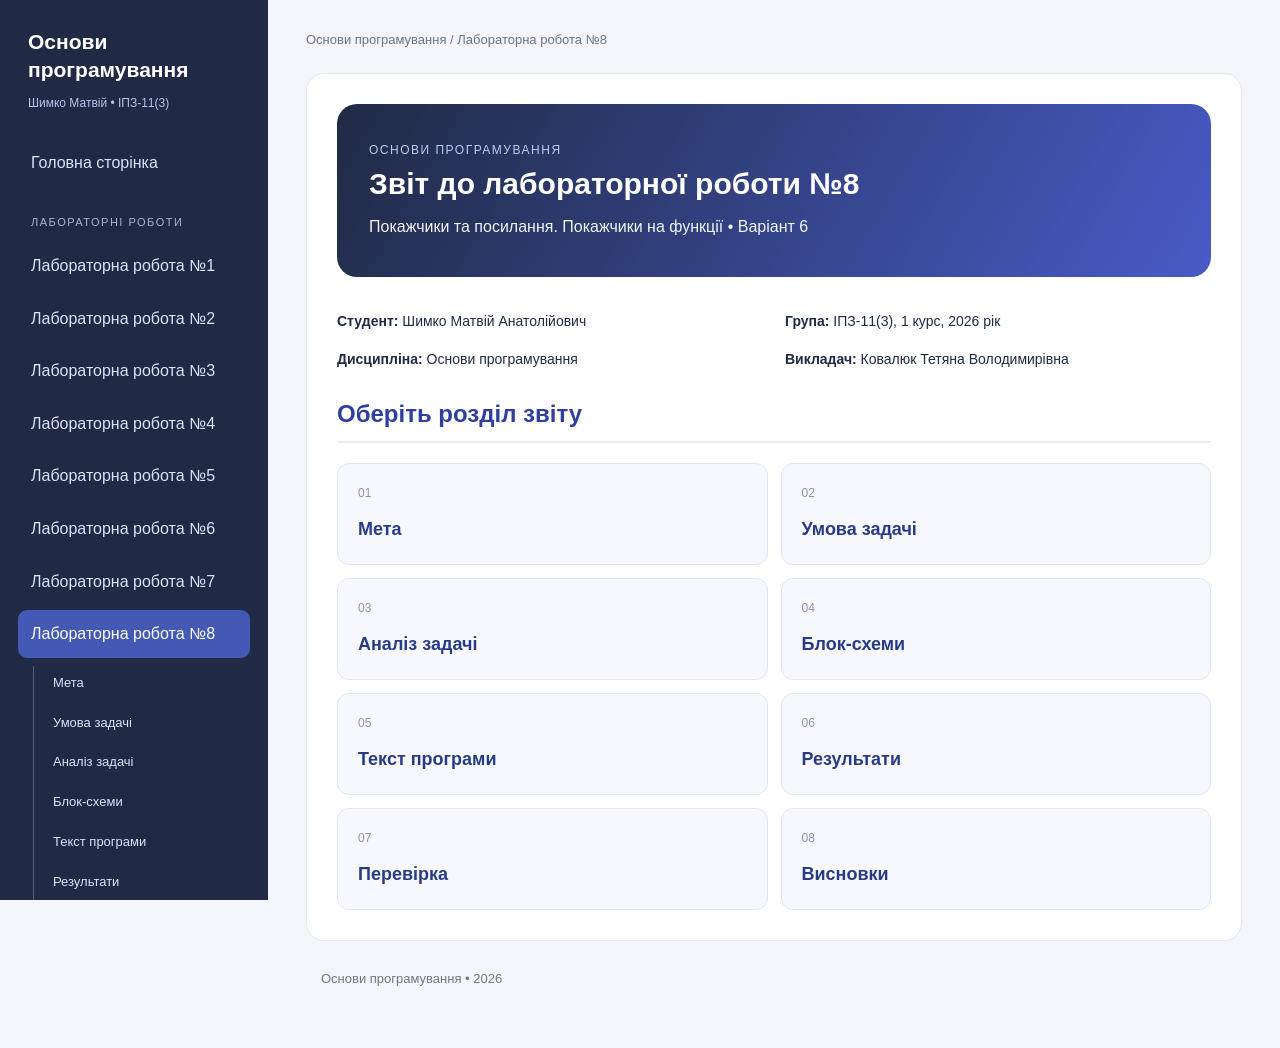
<file: lab08/index.html>
<!doctype html>
<html lang="uk">
<head>
<meta charset="utf-8">
<meta name="viewport" content="width=device-width, initial-scale=1">
<title>Лабораторна №8. Покажчики та посилання. Покажчики на функції</title>
<link rel="stylesheet" href="../style.css">
</head>
<body data-lab="8">
<a class="skip" href="#content">Перейти до вмісту</a>
<div class="layout">
<aside class="sidebar"><div class="brand">Основи<br>програмування<small>Шимко Матвій • ІПЗ-11(3)</small></div><nav aria-label="Лабораторні роботи"><a href="../index.html">Головна сторінка</a><div class="side-label">ЛАБОРАТОРНІ РОБОТИ</div><a href="../lab01/index.html">Лабораторна робота №1</a><a href="../lab02/index.html">Лабораторна робота №2</a><a href="../lab03/index.html">Лабораторна робота №3</a><a href="../lab04/index.html">Лабораторна робота №4</a><a href="../lab05/index.html">Лабораторна робота №5</a><a href="../lab06/index.html">Лабораторна робота №6</a><a href="../lab07/index.html">Лабораторна робота №7</a><a href="../lab08/index.html#top" data-nav="top">Лабораторна робота №8</a><nav class="subnav" aria-label="Розділи звіту"><a href="#goal" data-nav="goal">Мета</a><a href="#task" data-nav="task">Умова задачі</a><a href="#analysis" data-nav="analysis">Аналіз задачі</a><a href="#scheme" data-nav="scheme">Блок-схеми</a><a href="#code" data-nav="code">Текст програми</a><a href="#results" data-nav="results">Результати</a><a href="#check" data-nav="check">Перевірка</a><a href="#conclusion" data-nav="conclusion">Висновки</a></nav><a href="../lab09/index.html">Лабораторна робота №9</a><a href="../lab10/index.html">Лабораторна робота №10</a><a href="../lab11/index.html">Лабораторна робота №11</a></nav></aside>
<main id="content" class="main">
<p id="crumb" class="crumb"></p>
<section class="page" id="top" tabindex="-1"><header class="hero"><p class="eyebrow">Основи програмування</p><h1>Звіт до лабораторної роботи №8</h1><p>Покажчики та посилання. Покажчики на функції • Варіант 6</p></header><div class="meta"><p><b>Студент:</b> Шимко Матвій Анатолійович</p>
<p><b>Група:</b> ІПЗ-11(3), 1 курс, 2026 рік</p>
<p><b>Дисципліна:</b> Основи програмування</p>
<p><b>Викладач:</b> Ковалюк Тетяна Володимирівна</p></div><h2>Оберіть розділ звіту</h2><div class="menu-grid"><a class="menu-card" href="#goal"><span class="num">01</span><b>Мета</b></a><a class="menu-card" href="#task"><span class="num">02</span><b>Умова задачі</b></a><a class="menu-card" href="#analysis"><span class="num">03</span><b>Аналіз задачі</b></a><a class="menu-card" href="#scheme"><span class="num">04</span><b>Блок-схеми</b></a><a class="menu-card" href="#code"><span class="num">05</span><b>Текст програми</b></a><a class="menu-card" href="#results"><span class="num">06</span><b>Результати</b></a><a class="menu-card" href="#check"><span class="num">07</span><b>Перевірка</b></a><a class="menu-card" href="#conclusion"><span class="num">08</span><b>Висновки</b></a></div></section>
<section class="page" id="goal" tabindex="-1"><p class="eyebrow">Лабораторна робота №8 / 01 з 08</p><h2>1. Мета роботи</h2>
<div class="card"><ul>
<li>Ознайомитися з особливостями посилальних типів даних.</li>
<li>Опанувати технологію застосування посилальних типів даних.</li>
<li>Навчитися розробляти алгоритми та програми із застосуванням посилальних типів даних.</li>
</ul></div>
<div class="page-footer"><a href="#top">← До розділів</a><a href="#top">Усі розділи</a><a href="#task">Умова задачі →</a></div></section>
<section class="page" id="task" tabindex="-1"><p class="eyebrow">Лабораторна робота №8 / 02 з 08</p><h2>2. Умова задачі</h2>
<div class="task">
<h3>Варіант 6</h3>
<p>Варіант 6 (у таблиці 24 варіанти, 30 - 24 = 6). Завдання позначене символом * і є
завданням підвищеної складності.</p>
<p>Розробити програму, команди меню якої передбачають такі дії:</p>
<ol>
<li>Згенерувати розріджену матрицю з парною кількістю рядків, кількість нульових елементів
якої більше за 60%. Збереження матриці в оперативній пам'яті здійснити в стислому рядковому
форматі CRS (CSR) у вигляді трьох одновимірних масивів: AN зберігає значення ненульових
елементів в кількості NNZ, JA зберігає номери стовпців з ненульовими елементами матриці в
кількості NNZ, IA має по одному елементу на рядок матриці і кодує індекс ненульового
елемента в AN, з якого починається даний рядок. (Він може містити додатковий кінцевий
елемент, для якого встановлено значення NNZ.)</li>
<li>Вивести матрицю на екран по рядках та стовпцях.</li>
<li>Вивести на екран одновимірні масиви, що зберігають розріджену матрицю.</li>
<li>Визначити скалярний добуток кожного i-го рядка на кожний i+1-ий рядок за алгоритмом
обробки розріджених матриць.</li>
<li>Визначити скалярний добуток кожного i-го рядка на кожний i+1-ий рядок за стандартним
алгоритмом обробки матриць.</li>
<li>Порівняти час виконання операцій і обсяг пам'яті при використанні цих двох алгоритмів.</li>
</ol>
<p>Загальні вимоги методички, за невиконання яких оцінка знижується на 50%:</p>
<ul>
<li>програма повинна мати меню команд, виконання яких здійснюється через покажчики на функції;</li>
<li>пам'ять під масив (матрицю) виділяється та звільняється динамічно з використанням покажчиків;</li>
<li>передача масивів (матриць) у функції здійснюється через покажчики;</li>
<li>функції повертають масиви (матриці) через покажчики;</li>
<li>доступ до елементів масивів (матриць) здійснюється через покажчики.</li>
</ul>
<p>Заборонено використовувати бібліотеку стандартних шаблонів STL.</p>
</div>
<div class="page-footer"><a href="#goal">← Мета</a><a href="#top">Усі розділи</a><a href="#analysis">Аналіз задачі →</a></div></section>
<section class="page" id="analysis" tabindex="-1"><p class="eyebrow">Лабораторна робота №8 / 03 з 08</p><h2>3. Аналіз задачі</h2>
<div class="task">
<h3>Формат CRS</h3>
<p>У розрідженій матриці багато нулів, і зберігати їх немає сенсу. У форматі CRS лишаються
тільки ненульові елементи. Матриця переглядається по рядках зліва направо, а дані записуються
в три масиви:</p>
<ul>
<li>AN зберігає значення елементів, їх кількість NNZ;</li>
<li>JA зберігає номер стовпця кожного елемента;</li>
<li>IA для кожного рядка зберігає місце в AN, з якого цей рядок починається.</li>
</ul>
<p>Останній елемент IA дорівнює NNZ. Рядок i займає в AN місця від IA<sub>i</sub> до
IA<sub>i+1</sub> - 1, а для порожнього рядка IA<sub>i</sub> = IA<sub>i+1</sub>. У масивах
нумерація йде з 0, у таблиці результатів рядки підписано з 1.</p>
</div>

<div class="task">
<h3>Скалярний добуток рядків</h3>
<p>Кількість рядків парна, тому рядки взято парами: (1, 2), (3, 4), (5, 6) і так далі. При
n рядках виходить n / 2 добутків:</p>
<div class="formula">S<sub>i</sub> = ∑<sub>j=0</sub><sup>m-1</sup> a<sub>i,j</sub> · a<sub>i+1,j</sub>,
&nbsp;&nbsp; i = 0, 2, 4, ..., n - 2</div>
<p>Стандартний алгоритм перебирає всі m стовпців і множить кожну пару елементів, зокрема
нульові.</p>
<p>Алгоритм для розрідженої матриці працює лише з масивами CRS. Множаться тільки елементи зі
спільного стовпця. Номери стовпців у рядку йдуть за зростанням, а k і l показують на поточні
елементи першого і другого рядка пари:</p>
<ul>
<li>якщо JA<sub>k</sub> = JA<sub>l</sub>, стовпець спільний: елементи множаться, k і l
збільшуються;</li>
<li>якщо JA<sub>k</sub> &lt; JA<sub>l</sub>, збільшується k;</li>
<li>інакше збільшується l.</li>
</ul>
<p>Цикл закінчується, коли дійшли до кінця одного з рядків.</p>
</div>

<div class="task">
<h3>Генерація і введення матриці</h3>
<p>Користувач вводить розміри матриці і відсоток нулів p від 61 до 99. Кількість ненульових
елементів обчислюється за формулою:</p>
<div class="formula">NNZ = ціла частина [n · m · (100 - p) / 100]</div>
<p>Ненульові значення від -9 до 9 ставляться у випадкові клітинки. Якщо клітинка вже зайнята
або випало 0, спроба не рахується.</p>
<p>Кількість рядків має бути парною, інакше програма просить увести її ще раз.</p>
<p>Команди 2 в умові немає. Вона вводить матрицю з клавіатури, щоб можна було перевірити
результат вручну. Для такої матриці теж перевіряється умова про 60% нулів, і якщо її не
виконано, матриця не зберігається.</p>
</div>

<div class="task">
<h3>Порівняння часу і пам'яті</h3>
<p>Час вимірюється функцією <code>clock()</code>. Одне обчислення надто швидке, тому воно
повторюється c разів, однаково для обох алгоритмів:</p>
<div class="formula">c = ціла частина [20000000 / (n · m)] + 1</div>
<p>Програма виводить час усіх повторів і час одного обчислення.</p>
<p>Пам'ять рахується через <code>sizeof</code>. На <code>int</code> припадає 4 байти, на
покажчик 8 байтів:</p>
<div class="formula">пам'ять CRS = (2 · NNZ + n + 1) · sizeof(int)</div>
<div class="formula">пам'ять матриці = n · sizeof(int*) + n · m · sizeof(int)</div>
<p>На один ненульовий елемент CRS витрачає два числа: значення і номер стовпця. За умовою
таких елементів менше 40%, тому CRS займає менше пам'яті, ніж звичайна матриця.</p>
</div>

<div class="task">
<h3>Виконання вимог методички</h3>
<p class="tcap">Таблиця 1 - Як виконано обов'язкові вимоги</p>
<div class="table-scroll"><table>
<tr><th>Вимога</th><th>Реалізація</th></tr>
<tr><td>меню через покажчики на функції</td><td>у <code>runMenu</code> є таблиця
<code>commands</code> з адресами семи функцій; вибрана адреса записується в покажчик
<code>command</code>, а виклик іде через нього: <code>(*command)()</code></td></tr>
<tr><td>динамічна пам'ять</td><td>матриця і масиви виділяються операцією <code>new</code>,
звільняються операцією <code>delete[]</code></td></tr>
<tr><td>передача через покажчики</td><td><code>convertToCrs(int** table)</code>,
<code>printArray(int* array, int size)</code>, функції обчислення добутків</td></tr>
<tr><td>повернення через покажчики</td><td><code>createMatrix</code> повертає <code>int**</code>,
<code>calculateSparseProducts</code> і <code>calculateStandardProducts</code> повертають
<code>int*</code></td></tr>
<tr><td>доступ через покажчики</td><td>лише вирази <code>*(array + i)</code> і
<code>*(*(table + i) + j)</code>; індексації елементів дужками в програмі немає</td></tr>
</table></div>
<p>Масив результатів звільняється в <code>printProducts</code> або одразу після вимірювання.
Матриця і масиви CRS звільняються перед створенням нової матриці та перед завершенням
програми.</p>
</div>

<div class="task">
<h3>Перевірка введення</h3>
<p>Усі числа вводяться однією функцією <code>inputNumber</code>: якщо введено не число або
число поза межами, програма виводить повідомлення і чекає нове значення.
Команди 3-7 не виконуються, поки матрицю не створено.</p>
<p>Елементи матриці і добутки мають тип <code>int</code>, час зберігається у
<code>float</code>.</p>
</div>

<div class="task">
<h3>Структура програми</h3>
<p class="tcap">Таблиця 2 - Функції програми</p>
<div class="table-scroll"><table>
<tr><th>Функція</th><th>Призначення</th></tr>
<tr><td><code>main</code></td><td>виклик основних кроків програми</td></tr>
<tr><td><code>welcome</code></td><td>виведення даних про автора та умови задачі</td></tr>
<tr><td><code>inputNumber</code></td><td>введення цілого числа з перевіркою</td></tr>
<tr><td><code>inputSize</code></td><td>введення розмірів, перевірка парності рядків</td></tr>
<tr><td><code>createMatrix</code></td><td>виділення пам'яті, повернення покажчика на нульову матрицю</td></tr>
<tr><td><code>convertToCrs</code></td><td>заповнення масивів AN, JA, IA</td></tr>
<tr><td><code>freeMemory</code></td><td>звільнення матриці й масивів CRS</td></tr>
<tr><td><code>generateMatrix</code></td><td>команда 1: генерація матриці</td></tr>
<tr><td><code>enterMatrix</code></td><td>команда 2: введення матриці з клавіатури</td></tr>
<tr><td><code>showMatrix</code></td><td>команда 3: виведення матриці</td></tr>
<tr><td><code>printArray</code></td><td>виведення одновимірного масиву</td></tr>
<tr><td><code>showArrays</code></td><td>команда 4: виведення масивів AN, JA, IA</td></tr>
<tr><td><code>calculateSparseProducts</code></td><td>добутки за масивами CRS</td></tr>
<tr><td><code>calculateStandardProducts</code></td><td>добутки за повною матрицею</td></tr>
<tr><td><code>printProducts</code></td><td>виведення таблиці добутків, звільнення масиву</td></tr>
<tr><td><code>showSparseProducts</code></td><td>команда 5: добутки за алгоритмом для розрідженої матриці</td></tr>
<tr><td><code>showStandardProducts</code></td><td>команда 6: добутки за стандартним алгоритмом</td></tr>
<tr><td><code>compareAlgorithms</code></td><td>команда 7: порівняння часу і пам'яті</td></tr>
<tr><td><code>runMenu</code></td><td>меню, виклик команд через покажчик на функцію</td></tr>
</table></div>
<p>Джерела: Ковалюк Т.В. Алгоритмізація та програмування, 2024; Ковалюк Т.В., Петрівський
В.Я. Гарний стиль програмування мовами C, C++, C#, 2025; Писсанецки С. Технология
разреженных матриц; Deitel P., Deitel H. C++ How to Program (розділ про покажчики).</p>
</div>
<div class="page-footer"><a href="#task">← Умова задачі</a><a href="#top">Усі розділи</a><a href="#scheme">Блок-схеми →</a></div></section>
<section class="page" id="scheme" tabindex="-1"><p class="eyebrow">Лабораторна робота №8 / 04 з 08</p><h2>4. Блок-схеми алгоритмів</h2>
<div class="task">
<h3>Варіант 6</h3>
<figure class="fc"><a href="img/task1-fc-welcome.svg"><img src="img/task1-fc-welcome.svg" alt="" loading="lazy"></a><figcaption>Рисунок 1 - Блок-схема функції <code>welcome</code> (виведення даних про автора та умови задачі)</figcaption></figure>
<figure class="fc"><a href="img/task1-fc-inputNumber.svg"><img src="img/task1-fc-inputNumber.svg" alt="" loading="lazy"></a><figcaption>Рисунок 2 - Блок-схема функції <code>inputNumber</code> (введення цілого числа з перевіркою)</figcaption></figure>
<figure class="fc"><a href="img/task1-fc-inputSize.svg"><img src="img/task1-fc-inputSize.svg" alt="" loading="lazy"></a><figcaption>Рисунок 3 - Блок-схема функції <code>inputSize</code> (введення розмірів матриці)</figcaption></figure>
<figure class="fc"><a href="img/task1-fc-createMatrix.svg"><img src="img/task1-fc-createMatrix.svg" alt="" loading="lazy"></a><figcaption>Рисунок 4 - Блок-схема функції <code>createMatrix</code> (виділення пам'яті під нульову матрицю)</figcaption></figure>
<figure class="fc"><a href="img/task1-fc-convertToCrs.svg"><img src="img/task1-fc-convertToCrs.svg" alt="" loading="lazy"></a><figcaption>Рисунок 5 - Блок-схема функції <code>convertToCrs</code> (заповнення масивів AN, JA, IA за матрицею)</figcaption></figure>
<figure class="fc"><a href="img/task1-fc-freeMemory.svg"><img src="img/task1-fc-freeMemory.svg" alt="" loading="lazy"></a><figcaption>Рисунок 6 - Блок-схема функції <code>freeMemory</code> (звільнення пам'яті матриці та масивів CRS)</figcaption></figure>
<figure class="fc"><a href="img/task1-fc-generateMatrix.svg"><img src="img/task1-fc-generateMatrix.svg" alt="" loading="lazy"></a><figcaption>Рисунок 7 - Блок-схема функції <code>generateMatrix</code> (команда 1: генерація матриці)</figcaption></figure>
<figure class="fc"><a href="img/task1-fc-enterMatrix.svg"><img src="img/task1-fc-enterMatrix.svg" alt="" loading="lazy"></a><figcaption>Рисунок 8 - Блок-схема функції <code>enterMatrix</code> (команда 2: введення матриці з клавіатури)</figcaption></figure>
<figure class="fc"><a href="img/task1-fc-showMatrix.svg"><img src="img/task1-fc-showMatrix.svg" alt="" loading="lazy"></a><figcaption>Рисунок 9 - Блок-схема функції <code>showMatrix</code> (команда 3: виведення матриці)</figcaption></figure>
<figure class="fc"><a href="img/task1-fc-printArray.svg"><img src="img/task1-fc-printArray.svg" alt="" loading="lazy"></a><figcaption>Рисунок 10 - Блок-схема функції <code>printArray</code> (виведення одновимірного масиву)</figcaption></figure>
<figure class="fc"><a href="img/task1-fc-showArrays.svg"><img src="img/task1-fc-showArrays.svg" alt="" loading="lazy"></a><figcaption>Рисунок 11 - Блок-схема функції <code>showArrays</code> (команда 4: виведення масивів AN, JA, IA)</figcaption></figure>
<figure class="fc"><a href="img/task1-fc-calculateSparseProducts.svg"><img src="img/task1-fc-calculateSparseProducts.svg" alt="" loading="lazy"></a><figcaption>Рисунок 12 - Блок-схема функції <code>calculateSparseProducts</code> (скалярні добутки за масивами CRS)</figcaption></figure>
<figure class="fc"><a href="img/task1-fc-calculateStandardProducts.svg"><img src="img/task1-fc-calculateStandardProducts.svg" alt="" loading="lazy"></a><figcaption>Рисунок 13 - Блок-схема функції <code>calculateStandardProducts</code> (скалярні добутки за повною матрицею)</figcaption></figure>
<figure class="fc"><a href="img/task1-fc-printProducts.svg"><img src="img/task1-fc-printProducts.svg" alt="" loading="lazy"></a><figcaption>Рисунок 14 - Блок-схема функції <code>printProducts</code> (виведення таблиці добутків і звільнення масиву)</figcaption></figure>
<figure class="fc"><a href="img/task1-fc-showSparseProducts.svg"><img src="img/task1-fc-showSparseProducts.svg" alt="" loading="lazy"></a><figcaption>Рисунок 15 - Блок-схема функції <code>showSparseProducts</code> (команда 5: добутки за алгоритмом для розрідженої матриці)</figcaption></figure>
<figure class="fc"><a href="img/task1-fc-showStandardProducts.svg"><img src="img/task1-fc-showStandardProducts.svg" alt="" loading="lazy"></a><figcaption>Рисунок 16 - Блок-схема функції <code>showStandardProducts</code> (команда 6: добутки за стандартним алгоритмом)</figcaption></figure>
<figure class="fc"><a href="img/task1-fc-compareAlgorithms.svg"><img src="img/task1-fc-compareAlgorithms.svg" alt="" loading="lazy"></a><figcaption>Рисунок 17 - Блок-схема функції <code>compareAlgorithms</code> (команда 7: порівняння часу і пам'яті)</figcaption></figure>
<figure class="fc"><a href="img/task1-fc-runMenu.svg"><img src="img/task1-fc-runMenu.svg" alt="" loading="lazy"></a><figcaption>Рисунок 18 - Блок-схема функції <code>runMenu</code> (меню: виклик команд через покажчик на функцію)</figcaption></figure>
<figure class="fc"><a href="img/task1-fc-main.svg"><img src="img/task1-fc-main.svg" alt="" loading="lazy"></a><figcaption>Рисунок 19 - Блок-схема функції <code>main</code> (головна функція)</figcaption></figure>
</div>
<div class="page-footer"><a href="#analysis">← Аналіз задачі</a><a href="#top">Усі розділи</a><a href="#code">Текст програми →</a></div></section>
<section class="page" id="code" tabindex="-1"><p class="eyebrow">Лабораторна робота №8 / 05 з 08</p><h2>5. Текст програми</h2>
<div class="task">
<h3>Варіант 6</h3>
<p class="file">Файл <a href="task1.cpp" download>task1.cpp</a></p>
<pre><code><span class="cm">/////////////////////////////////////////////////////////////////////</span>
<span class="cm">// Ім&#x27;я файлу: task1.cpp</span>
<span class="cm">// Автор: Шимко Матвій, гр. ІПЗ-11(3)</span>
<span class="cm">// Номер версії модуля: version 1</span>
<span class="cm">// Запланована ціль: лабораторна робота №8, варіант 6.</span>
<span class="cm">//                   Зберегти розріджену матрицю у форматі CRS, знайти</span>
<span class="cm">//                   скалярні добутки рядків двома алгоритмами</span>
<span class="cm">//                   і порівняти час та обсяг пам&#x27;яті.</span>
<span class="cm">/////////////////////////////////////////////////////////////////////</span>

<span class="pp">#include &lt;cstdlib&gt;</span>
<span class="pp">#include &lt;ctime&gt;</span>
<span class="pp">#include &lt;iomanip&gt;</span>
<span class="pp">#include &lt;iostream&gt;</span>
<span class="kw">using</span> <span class="kw">namespace</span> std;

<span class="cm">//=========== константи</span>
<span class="kw">const</span> <span class="kw">int</span> MAX_SIZE = <span class="nm">1000</span>;            <span class="cm">// найбільша кількість рядків і стовпців</span>
<span class="kw">const</span> <span class="kw">int</span> MAX_VALUE = <span class="nm">9</span>;              <span class="cm">// найбільший модуль елемента матриці</span>
<span class="kw">const</span> <span class="kw">int</span> ZERO_LIMIT = <span class="nm">60</span>;            <span class="cm">// нулів має бути більше за цей відсоток</span>
<span class="kw">const</span> <span class="kw">int</span> COMMAND_COUNT = <span class="nm">7</span>;          <span class="cm">// кількість команд меню без виходу</span>
<span class="kw">const</span> <span class="kw">int</span> CREATE_COMMANDS = <span class="nm">2</span>;        <span class="cm">// команд, що створюють матрицю</span>
<span class="kw">const</span> <span class="kw">int</span> OPERATION_LIMIT = <span class="nm">20000000</span>; <span class="cm">// для підбору кількості повторів</span>

<span class="cm">//=========== глобальні змінні</span>
<span class="kw">int</span>** matrix = NULL;       <span class="cm">// покажчик на матрицю</span>
<span class="kw">int</span>* values = NULL;        <span class="cm">// масив AN: ненульові елементи</span>
<span class="kw">int</span>* columnNumbers = NULL; <span class="cm">// масив JA: номери стовпців цих елементів</span>
<span class="kw">int</span>* rowStarts = NULL;     <span class="cm">// масив IA: початки рядків у масиві AN</span>
<span class="kw">int</span> rowCount = <span class="nm">0</span>;          <span class="cm">// кількість рядків</span>
<span class="kw">int</span> columnCount = <span class="nm">0</span>;       <span class="cm">// кількість стовпців</span>
<span class="kw">int</span> nonZeroCount = <span class="nm">0</span>;      <span class="cm">// кількість ненульових елементів NNZ</span>
<span class="kw">int</span> choice = <span class="nm">0</span>;            <span class="cm">// номер команди меню</span>
<span class="kw">void</span> (*command)() = NULL;  <span class="cm">// покажчик на функцію вибраної команди</span>

<span class="cm">/*
 * Функція виводить дані про автора та умову задачі
 * Параметри: немає
 * Значення, що повертаються: немає
 */</span>
<span class="kw">void</span> welcome()
{
    cout &lt;&lt; <span class="st">&quot;Lab work 8. Variant 6.&quot;</span> &lt;&lt; endl;
    cout &lt;&lt; <span class="st">&quot;Author: Matvii Shimko, group IPZ-11(3)&quot;</span> &lt;&lt; endl &lt;&lt; endl;

    cout &lt;&lt; <span class="st">&quot;Sparse matrix in CRS format: scalar products of rows 1 and 2,&quot;</span>
         &lt;&lt; endl;
    cout &lt;&lt; <span class="st">&quot;3 and 4, and so on by the sparse and the standard algorithm.&quot;</span>
         &lt;&lt; endl;
}

<span class="cm">/*
 * Функція вводить ціле число. Якщо введено не число або число
 * поза межами, введення повторюється
 * Параметри: minValue, maxValue - межі числа
 * Значення, що повертаються: введене число
 */</span>
<span class="kw">int</span> inputNumber(<span class="kw">int</span> minValue, <span class="kw">int</span> maxValue)
{
    <span class="kw">int</span> number = <span class="nm">0</span>;

    cin &gt;&gt; number;
    <span class="kw">while</span> (cin.fail() || number &lt; minValue || number &gt; maxValue)
    {
        cin.clear();            <span class="cm">// скинути помилку введення</span>
        cin.ignore(<span class="nm">1000</span>, <span class="st">&#x27;\n&#x27;</span>); <span class="cm">// і пропустити неправильний рядок</span>
        cout &lt;&lt; <span class="st">&quot;Error! Enter a number from &quot;</span> &lt;&lt; minValue &lt;&lt; <span class="st">&quot; to &quot;</span> &lt;&lt; maxValue
             &lt;&lt; <span class="st">&quot;: &quot;</span>;
        cin &gt;&gt; number;
    }

    <span class="kw">return</span> number;
}

<span class="cm">/*
 * Функція вводить розміри матриці. Кількість рядків має бути парною
 * Параметри: немає
 * Значення, що повертаються: немає
 */</span>
<span class="kw">void</span> inputSize()
{
    cout &lt;&lt; <span class="st">&quot;Enter an even number of rows (from 2 to &quot;</span> &lt;&lt; MAX_SIZE &lt;&lt; <span class="st">&quot;): &quot;</span>;
    rowCount = inputNumber(<span class="nm">2</span>, MAX_SIZE);
    <span class="kw">while</span> (rowCount % <span class="nm">2</span> != <span class="nm">0</span>)
    {
        cout &lt;&lt; <span class="st">&quot;Error! The number of rows must be even. Enter it again: &quot;</span>;
        rowCount = inputNumber(<span class="nm">2</span>, MAX_SIZE);
    }

    cout &lt;&lt; <span class="st">&quot;Enter the number of columns (from 1 to &quot;</span> &lt;&lt; MAX_SIZE &lt;&lt; <span class="st">&quot;): &quot;</span>;
    columnCount = inputNumber(<span class="nm">1</span>, MAX_SIZE);
}

<span class="cm">/*
 * Функція виділяє пам&#x27;ять під матрицю і заповнює її нулями
 * Параметри: rows, columns - розміри матриці
 * Значення, що повертаються: покажчик на створену матрицю
 */</span>
<span class="kw">int</span>** createMatrix(<span class="kw">int</span> rows, <span class="kw">int</span> columns)
{
    <span class="kw">int</span>** table = <span class="kw">new</span> <span class="kw">int</span>*[rows];

    <span class="kw">for</span> (<span class="kw">int</span> i = <span class="nm">0</span>; i &lt; rows; i++)
    {
        *(table + i) = <span class="kw">new</span> <span class="kw">int</span>[columns];
        <span class="kw">for</span> (<span class="kw">int</span> j = <span class="nm">0</span>; j &lt; columns; j++)
        {
            *(*(table + i) + j) = <span class="nm">0</span>;
        }
    }

    <span class="kw">return</span> table;
}

<span class="cm">/*
 * Функція виділяє масиви AN, JA, IA і заповнює їх за матрицею
 * Параметри: table - покажчик на матрицю
 * Значення, що повертаються: немає
 */</span>
<span class="kw">void</span> convertToCrs(<span class="kw">int</span>** table)
{
    <span class="kw">int</span> position = <span class="nm">0</span>; <span class="cm">// номер наступного вільного місця в AN і JA</span>

    values = <span class="kw">new</span> <span class="kw">int</span>[nonZeroCount];
    columnNumbers = <span class="kw">new</span> <span class="kw">int</span>[nonZeroCount];
    rowStarts = <span class="kw">new</span> <span class="kw">int</span>[rowCount + <span class="nm">1</span>];

    <span class="kw">for</span> (<span class="kw">int</span> i = <span class="nm">0</span>; i &lt; rowCount; i++)
    {
        *(rowStarts + i) = position;
        <span class="kw">for</span> (<span class="kw">int</span> j = <span class="nm">0</span>; j &lt; columnCount; j++)
        {
            <span class="kw">if</span> (*(*(table + i) + j) != <span class="nm">0</span>)
            {
                *(values + position) = *(*(table + i) + j);
                *(columnNumbers + position) = j;
                position++;
            }
        }
    }

    *(rowStarts + rowCount) = position; <span class="cm">// кінцевий елемент IA дорівнює NNZ</span>
}

<span class="cm">/*
 * Функція звільняє всю динамічну пам&#x27;ять матриці й масивів CRS
 * Параметри: немає
 * Значення, що повертаються: немає
 */</span>
<span class="kw">void</span> freeMemory()
{
    <span class="kw">if</span> (matrix != NULL)
    {
        <span class="kw">for</span> (<span class="kw">int</span> i = <span class="nm">0</span>; i &lt; rowCount; i++)
        {
            <span class="kw">delete</span>[] *(matrix + i);
        }

        <span class="kw">delete</span>[] matrix;
        <span class="kw">delete</span>[] values;
        <span class="kw">delete</span>[] columnNumbers;
        <span class="kw">delete</span>[] rowStarts;

        <span class="cm">// щоб наступний виклик не звільнив ті самі масиви вдруге</span>
        matrix = NULL;
        values = NULL;
        columnNumbers = NULL;
        rowStarts = NULL;
    }
}

<span class="cm">/*
 * Команда меню: генерує матрицю із заданим відсотком нулів. Ненульові
 * значення ставляться у випадкові клітинки, зайняті обходяться
 * Параметри: немає
 * Значення, що повертаються: немає
 */</span>
<span class="kw">void</span> generateMatrix()
{
    <span class="kw">int</span> row = <span class="nm">0</span>;
    <span class="kw">int</span> column = <span class="nm">0</span>;
    <span class="kw">int</span> placed = <span class="nm">0</span>; <span class="cm">// скільки ненульових елементів уже поставлено</span>
    <span class="kw">int</span> zeroPercent = <span class="nm">0</span>;

    freeMemory();
    inputSize();
    cout &lt;&lt; <span class="st">&quot;Enter the percent of zeros (from &quot;</span> &lt;&lt; ZERO_LIMIT + <span class="nm">1</span>
         &lt;&lt; <span class="st">&quot; to 99): &quot;</span>;
    zeroPercent = inputNumber(ZERO_LIMIT + <span class="nm">1</span>, <span class="nm">99</span>);
    nonZeroCount = rowCount * columnCount * (<span class="nm">100</span> - zeroPercent) / <span class="nm">100</span>;

    matrix = createMatrix(rowCount, columnCount);
    <span class="kw">while</span> (placed &lt; nonZeroCount)
    {
        row = rand() % rowCount;
        column = rand() % columnCount;
        <span class="kw">if</span> (*(*(matrix + row) + column) == <span class="nm">0</span>)
        {
            <span class="cm">// значення від -MAX_VALUE до MAX_VALUE, нуль просто не рахується</span>
            *(*(matrix + row) + column) =
                rand() % (<span class="nm">2</span> * MAX_VALUE + <span class="nm">1</span>) - MAX_VALUE;
            <span class="kw">if</span> (*(*(matrix + row) + column) != <span class="nm">0</span>)
            {
                placed++;
            }
        }
    }

    convertToCrs(matrix);
    cout &lt;&lt; <span class="st">&quot;Matrix is created, NNZ = &quot;</span> &lt;&lt; nonZeroCount &lt;&lt; endl;
}

<span class="cm">/*
 * Команда меню: вводить матрицю з клавіатури, щоб перевірити програму
 * на прикладі, порахованому вручну
 * Параметри: немає
 * Значення, що повертаються: немає
 */</span>
<span class="kw">void</span> enterMatrix()
{
    freeMemory();
    inputSize();
    matrix = createMatrix(rowCount, columnCount);
    nonZeroCount = <span class="nm">0</span>;

    <span class="kw">for</span> (<span class="kw">int</span> i = <span class="nm">0</span>; i &lt; rowCount; i++)
    {
        cout &lt;&lt; <span class="st">&quot;Enter row &quot;</span> &lt;&lt; i + <span class="nm">1</span> &lt;&lt; <span class="st">&quot; (&quot;</span> &lt;&lt; columnCount &lt;&lt; <span class="st">&quot; numbers): &quot;</span>;
        <span class="kw">for</span> (<span class="kw">int</span> j = <span class="nm">0</span>; j &lt; columnCount; j++)
        {
            *(*(matrix + i) + j) = inputNumber(-MAX_VALUE, MAX_VALUE);
            <span class="kw">if</span> (*(*(matrix + i) + j) != <span class="nm">0</span>)
            {
                nonZeroCount++;
            }
        }
    }

    <span class="kw">if</span> (nonZeroCount * <span class="nm">100</span> &lt; rowCount * columnCount * (<span class="nm">100</span> - ZERO_LIMIT))
    {
        convertToCrs(matrix);
        cout &lt;&lt; <span class="st">&quot;Matrix is stored, NNZ = &quot;</span> &lt;&lt; nonZeroCount &lt;&lt; endl;
    }
    <span class="kw">else</span>
    {
        cout &lt;&lt; <span class="st">&quot;Error! Zeros must be more than &quot;</span> &lt;&lt; ZERO_LIMIT &lt;&lt; <span class="st">&quot;%.&quot;</span> &lt;&lt; endl;
        freeMemory();
    }
}

<span class="cm">/*
 * Команда меню: виводить матрицю по рядках та стовпцях
 * Параметри: немає
 * Значення, що повертаються: немає
 */</span>
<span class="kw">void</span> showMatrix()
{
    <span class="kw">for</span> (<span class="kw">int</span> i = <span class="nm">0</span>; i &lt; rowCount; i++)
    {
        <span class="kw">for</span> (<span class="kw">int</span> j = <span class="nm">0</span>; j &lt; columnCount; j++)
        {
            cout &lt;&lt; setw(<span class="nm">3</span>) &lt;&lt; *(*(matrix + i) + j);
        }
        cout &lt;&lt; endl;
    }
}

<span class="cm">/*
 * Функція виводить одновимірний масив в один рядок
 * Параметри: array - покажчик на масив, size - кількість елементів
 * Значення, що повертаються: немає
 */</span>
<span class="kw">void</span> printArray(<span class="kw">int</span>* array, <span class="kw">int</span> size)
{
    <span class="kw">for</span> (<span class="kw">int</span> i = <span class="nm">0</span>; i &lt; size; i++)
    {
        cout &lt;&lt; *(array + i) &lt;&lt; <span class="st">&quot; &quot;</span>;
    }
    cout &lt;&lt; endl;
}

<span class="cm">/*
 * Команда меню: виводить масиви AN, JA, IA
 * Параметри: немає
 * Значення, що повертаються: немає
 */</span>
<span class="kw">void</span> showArrays()
{
    cout &lt;&lt; <span class="st">&quot;AN: &quot;</span>;
    printArray(values, nonZeroCount);
    cout &lt;&lt; <span class="st">&quot;JA: &quot;</span>;
    printArray(columnNumbers, nonZeroCount);
    cout &lt;&lt; <span class="st">&quot;IA: &quot;</span>;
    printArray(rowStarts, rowCount + <span class="nm">1</span>);
}

<span class="cm">/*
 * Функція рахує добутки пар рядків за масивами CRS. Стовпці в рядку йдуть
 * за зростанням, тому менший номер стовпця просувається вперед, а
 * множаться лише елементи зі спільного стовпця
 * Параметри: elements - покажчик на AN, columns - покажчик на JA,
 *            starts - покажчик на IA, rows - кількість рядків
 * Значення, що повертаються: покажчик на масив добутків
 */</span>
<span class="kw">int</span>* calculateSparseProducts(<span class="kw">int</span>* elements, <span class="kw">int</span>* columns, <span class="kw">int</span>* starts, <span class="kw">int</span> rows)
{
    <span class="kw">int</span>* result = <span class="kw">new</span> <span class="kw">int</span>[rows / <span class="nm">2</span>];

    <span class="kw">for</span> (<span class="kw">int</span> i = <span class="nm">0</span>; i &lt; rows; i = i + <span class="nm">2</span>)
    {
        <span class="kw">int</span> first = *(starts + i);      <span class="cm">// поточний елемент першого рядка</span>
        <span class="kw">int</span> second = *(starts + i + <span class="nm">1</span>); <span class="cm">// поточний елемент другого рядка</span>
        <span class="kw">int</span> sum = <span class="nm">0</span>;

        <span class="kw">while</span> (first &lt; *(starts + i + <span class="nm">1</span>) &amp;&amp; second &lt; *(starts + i + <span class="nm">2</span>))
        {
            <span class="kw">if</span> (*(columns + first) == *(columns + second))
            {
                sum = sum + *(elements + first) * *(elements + second);
                first++;
                second++;
            }
            <span class="kw">else</span> <span class="kw">if</span> (*(columns + first) &lt; *(columns + second))
            {
                first++;
            }
            <span class="kw">else</span>
            {
                second++;
            }
        }

        *(result + i / <span class="nm">2</span>) = sum;
    }

    <span class="kw">return</span> result;
}

<span class="cm">/*
 * Функція рахує добутки пар рядків за повною матрицею
 * Параметри: table - покажчик на матрицю, rows, columns - її розміри
 * Значення, що повертаються: покажчик на масив добутків
 */</span>
<span class="kw">int</span>* calculateStandardProducts(<span class="kw">int</span>** table, <span class="kw">int</span> rows, <span class="kw">int</span> columns)
{
    <span class="kw">int</span>* result = <span class="kw">new</span> <span class="kw">int</span>[rows / <span class="nm">2</span>];

    <span class="kw">for</span> (<span class="kw">int</span> i = <span class="nm">0</span>; i &lt; rows; i = i + <span class="nm">2</span>)
    {
        *(result + i / <span class="nm">2</span>) = <span class="nm">0</span>;
        <span class="kw">for</span> (<span class="kw">int</span> j = <span class="nm">0</span>; j &lt; columns; j++)
        {
            *(result + i / <span class="nm">2</span>) = *(result + i / <span class="nm">2</span>)
                                + *(*(table + i) + j) * *(*(table + i + <span class="nm">1</span>) + j);
        }
    }

    <span class="kw">return</span> result;
}

<span class="cm">/*
 * Функція виводить таблицю добутків і звільняє пам&#x27;ять цього масиву
 * Параметри: result - покажчик на масив добутків
 * Значення, що повертаються: немає
 */</span>
<span class="kw">void</span> printProducts(<span class="kw">int</span>* result)
{
    cout &lt;&lt; setw(<span class="nm">10</span>) &lt;&lt; <span class="st">&quot;rows&quot;</span> &lt;&lt; setw(<span class="nm">10</span>) &lt;&lt; <span class="st">&quot;product&quot;</span> &lt;&lt; endl;
    <span class="kw">for</span> (<span class="kw">int</span> i = <span class="nm">0</span>; i &lt; rowCount / <span class="nm">2</span>; i++)
    {
        cout &lt;&lt; setw(<span class="nm">5</span>) &lt;&lt; <span class="nm">2</span> * i + <span class="nm">1</span> &lt;&lt; setw(<span class="nm">5</span>) &lt;&lt; <span class="nm">2</span> * i + <span class="nm">2</span> &lt;&lt; setw(<span class="nm">10</span>)
             &lt;&lt; *(result + i) &lt;&lt; endl;
    }

    <span class="kw">delete</span>[] result;
}

<span class="cm">/*
 * Команда меню: добутки за алгоритмом для розрідженої матриці
 * Параметри: немає
 * Значення, що повертаються: немає
 */</span>
<span class="kw">void</span> showSparseProducts()
{
    cout &lt;&lt; <span class="st">&quot;Sparse algorithm:&quot;</span> &lt;&lt; endl;
    printProducts(
        calculateSparseProducts(values, columnNumbers, rowStarts, rowCount));
}

<span class="cm">/*
 * Команда меню: добутки за стандартним алгоритмом
 * Параметри: немає
 * Значення, що повертаються: немає
 */</span>
<span class="kw">void</span> showStandardProducts()
{
    cout &lt;&lt; <span class="st">&quot;Standard algorithm:&quot;</span> &lt;&lt; endl;
    printProducts(calculateStandardProducts(matrix, rowCount, columnCount));
}

<span class="cm">/*
 * Команда меню: порівнює час і пам&#x27;ять двох алгоритмів. Одне обчислення
 * надто швидке для clock(), тому воно повторюється багато разів
 * Параметри: немає
 * Значення, що повертаються: немає
 */</span>
<span class="kw">void</span> compareAlgorithms()
{
    <span class="kw">int</span> repeatCount = OPERATION_LIMIT / (rowCount * columnCount) + <span class="nm">1</span>;
    <span class="kw">int</span> crsMemory = (<span class="nm">2</span> * nonZeroCount + rowCount + <span class="nm">1</span>) * <span class="kw">sizeof</span>(<span class="kw">int</span>);
    <span class="kw">int</span> fullMemory =
        rowCount * <span class="kw">sizeof</span>(<span class="kw">int</span>*) + rowCount * columnCount * <span class="kw">sizeof</span>(<span class="kw">int</span>);
    <span class="kw">float</span> sparseTime = <span class="nm">0</span>; <span class="cm">// час усіх повторів, мс</span>
    <span class="kw">float</span> standardTime = <span class="nm">0</span>;
    clock_t startTime = clock();

    <span class="kw">for</span> (<span class="kw">int</span> i = <span class="nm">0</span>; i &lt; repeatCount; i++)
    {
        <span class="kw">delete</span>[] calculateSparseProducts(values, columnNumbers, rowStarts,
                                         rowCount);
    }
    sparseTime = (<span class="kw">float</span>)(clock() - startTime) * <span class="nm">1000</span> / CLOCKS_PER_SEC;

    startTime = clock();
    <span class="kw">for</span> (<span class="kw">int</span> i = <span class="nm">0</span>; i &lt; repeatCount; i++)
    {
        <span class="kw">delete</span>[] calculateStandardProducts(matrix, rowCount, columnCount);
    }
    standardTime = (<span class="kw">float</span>)(clock() - startTime) * <span class="nm">1000</span> / CLOCKS_PER_SEC;

    cout &lt;&lt; <span class="st">&quot;Repeats: &quot;</span> &lt;&lt; repeatCount &lt;&lt; endl &lt;&lt; fixed &lt;&lt; setprecision(<span class="nm">3</span>);
    cout &lt;&lt; <span class="st">&quot;Sparse:   &quot;</span> &lt;&lt; sparseTime &lt;&lt; <span class="st">&quot; ms, &quot;</span> &lt;&lt; crsMemory &lt;&lt; <span class="st">&quot; bytes&quot;</span>
         &lt;&lt; endl;
    cout &lt;&lt; <span class="st">&quot;Standard: &quot;</span> &lt;&lt; standardTime &lt;&lt; <span class="st">&quot; ms, &quot;</span> &lt;&lt; fullMemory &lt;&lt; <span class="st">&quot; bytes&quot;</span>
         &lt;&lt; endl;
    cout &lt;&lt; <span class="st">&quot;One run: sparse &quot;</span> &lt;&lt; sparseTime * <span class="nm">1000</span> / repeatCount
         &lt;&lt; <span class="st">&quot; us, standard &quot;</span> &lt;&lt; standardTime * <span class="nm">1000</span> / repeatCount &lt;&lt; <span class="st">&quot; us&quot;</span>
         &lt;&lt; endl;

    <span class="kw">if</span> (sparseTime &gt; <span class="nm">0</span>)
    {
        cout &lt;&lt; <span class="st">&quot;Time ratio standard / sparse: &quot;</span> &lt;&lt; standardTime / sparseTime
             &lt;&lt; endl;
    }
    cout &lt;&lt; <span class="st">&quot;Memory ratio standard / sparse: &quot;</span> &lt;&lt; (<span class="kw">float</span>)fullMemory / crsMemory
         &lt;&lt; endl;
}

<span class="cm">/*
 * Функція показує меню і викликає команди через покажчик на функцію
 * Параметри: немає
 * Значення, що повертаються: немає
 */</span>
<span class="kw">void</span> runMenu()
{
    <span class="kw">void</span> (*commands[COMMAND_COUNT])() = {
        generateMatrix,     enterMatrix,          showMatrix,       showArrays,
        showSparseProducts, showStandardProducts, compareAlgorithms};

    srand(time(NULL));

    <span class="kw">do</span>
    {
        cout &lt;&lt; endl &lt;&lt; <span class="st">&quot;1 - generate a matrix    2 - enter a matrix&quot;</span> &lt;&lt; endl;
        cout &lt;&lt; <span class="st">&quot;3 - print the matrix     4 - print arrays AN, JA, IA&quot;</span> &lt;&lt; endl;
        cout &lt;&lt; <span class="st">&quot;5 - sparse products      6 - standard products&quot;</span> &lt;&lt; endl;
        cout &lt;&lt; <span class="st">&quot;7 - compare algorithms   0 - exit&quot;</span> &lt;&lt; endl;
        cout &lt;&lt; <span class="st">&quot;Enter a command: &quot;</span>;
        choice = inputNumber(<span class="nm">0</span>, COMMAND_COUNT);

        <span class="kw">if</span> (choice &gt; CREATE_COMMANDS &amp;&amp; matrix == NULL)
        {
            cout &lt;&lt; <span class="st">&quot;Create a matrix first (command 1 or 2).&quot;</span> &lt;&lt; endl;
        }
        <span class="kw">else</span> <span class="kw">if</span> (choice != <span class="nm">0</span>)
        {
            command = *(commands + choice - <span class="nm">1</span>); <span class="cm">// вибрати покажчик на функцію</span>
            (*command)();                       <span class="cm">// викликати функцію через нього</span>
        }
    } <span class="kw">while</span> (choice != <span class="nm">0</span>);
}

<span class="kw">int</span> main()
{
    welcome();
    runMenu();
    freeMemory();
    <span class="kw">return</span> <span class="nm">0</span>;
}
</code></pre>
</div>
<div class="page-footer"><a href="#scheme">← Блок-схеми</a><a href="#top">Усі розділи</a><a href="#results">Результати →</a></div></section>
<section class="page" id="results" tabindex="-1"><p class="eyebrow">Лабораторна робота №8 / 06 з 08</p><h2>6. Результати виконання роботи</h2>
<div class="task">
<h3>Варіант 6</h3>
<div class="result">
<p>Згенерована матриця і час щоразу інші, бо залежать від запуску. Контрольна матриця
вводиться вручну, тому результат для неї завжди однаковий.</p>
<figure class="shot"><a href="img/task1-run-1.png"><img src="img/task1-run-1.png" alt="" width="581" loading="lazy"></a><figcaption>Рисунок 20 - Генерація матриці 6 x 8 з 75% нулів і всі команди обробки</figcaption></figure>
<figure class="shot"><a href="img/task1-run-2.png"><img src="img/task1-run-2.png" alt="" width="581" loading="lazy"></a><figcaption>Рисунок 21 - Контрольна матриця 8 x 5, введена з клавіатури</figcaption></figure>
<figure class="shot"><a href="img/task1-run-3.png"><img src="img/task1-run-3.png" alt="" width="581" loading="lazy"></a><figcaption>Рисунок 22 - Некоректні дані: команда без матриці, літери, непарна кількість рядків, замало нулів; матриця без ненульових елементів</figcaption></figure>
<figure class="shot"><a href="img/task1-run-4.png"><img src="img/task1-run-4.png" alt="" width="581" loading="lazy"></a><figcaption>Рисунок 23 - Порівняння часу і пам'яті на матриці 200 x 200 при 61%, 75%, 90% і 99% нулів</figcaption></figure>
</div>
</div>
<div class="page-footer"><a href="#code">← Текст програми</a><a href="#top">Усі розділи</a><a href="#check">Перевірка →</a></div></section>
<section class="page" id="check" tabindex="-1"><p class="eyebrow">Лабораторна робота №8 / 07 з 08</p><h2>7. Аналіз достовірності результатів</h2>
<div class="task">
<h3>Ручна перевірка на контрольній матриці</h3>
<p>Для перевірки вручну взято матрицю 8 x 5. У ній є спільні стовпці, пара рядків без
спільних стовпців і порожній рядок. Ненульових елементів 11, нулів 29 з 40, тобто 72.5%.</p>
<div class="formula">
0 &nbsp;2 &nbsp;0 &nbsp;0 &nbsp;1<br>
0 &nbsp;3 &nbsp;0 &nbsp;4 -5<br>
7 &nbsp;0 &nbsp;0 &nbsp;0 &nbsp;0<br>
-2 0 &nbsp;6 &nbsp;0 &nbsp;0<br>
0 &nbsp;0 &nbsp;0 &nbsp;9 &nbsp;0<br>
0 &nbsp;1 &nbsp;0 &nbsp;0 &nbsp;0<br>
0 &nbsp;0 &nbsp;0 &nbsp;0 &nbsp;0<br>
0 &nbsp;0 &nbsp;0 -8 &nbsp;0
</div>
<p>Масиви CRS, складені вручну по рядках:</p>
<p class="tcap">Таблиця 3 - Масиви CRS контрольної матриці</p>
<div class="table-scroll"><table>
<tr><th>Масив</th><th>Ручний розрахунок</th><th>Програма</th></tr>
<tr><td>AN</td><td>2 1 3 4 -5 7 -2 6 9 1 -8</td><td>2 1 3 4 -5 7 -2 6 9 1 -8</td></tr>
<tr><td>JA</td><td>1 4 1 3 4 0 0 2 3 1 3</td><td>1 4 1 3 4 0 0 2 3 1 3</td></tr>
<tr><td>IA</td><td>0 2 5 6 8 9 10 10 11</td><td>0 2 5 6 8 9 10 10 11</td></tr>
</table></div>
<p>Рядок 7 порожній, тому в IA двічі стоїть 10. Останній елемент IA дорівнює NNZ = 11.</p>
<p class="tcap">Таблиця 4 - Скалярні добутки контрольної матриці</p>
<div class="table-scroll"><table>
<tr><th>Рядки</th><th>Спільні стовпці</th><th>Ручний розрахунок</th><th>Команда 5</th><th>Команда 6</th></tr>
<tr><td>1, 2</td><td>1 і 4</td><td>2 · 3 + 1 · (-5) = 1</td><td>1</td><td>1</td></tr>
<tr><td>3, 4</td><td>0</td><td>7 · (-2) = -14</td><td>-14</td><td>-14</td></tr>
<tr><td>5, 6</td><td>немає</td><td>0</td><td>0</td><td>0</td></tr>
<tr><td>7, 8</td><td>рядок 7 порожній</td><td>0</td><td>0</td><td>0</td></tr>
</table></div>
<p>Пам'ять: CRS (2 · 11 + 8 + 1) · 4 = 124 байти, матриця 8 · 8 + 8 · 5 · 4 = 224 байти,
відношення 224 / 124 = 1.806. Програма вивела ті самі значення.</p>
</div>

<div class="task">
<h3>Перевірка на згенерованих матрицях</h3>
<p>На згенерованій матриці 6 x 8 команди 5 і 6 дали однакові значення, хоча одна працює з
масивами CRS, а друга з повною матрицею. Нулів у ній 36 з 48, тобто 75%. NNZ = 12, пам'ять CRS
(2 · 12 + 6 + 1) · 4 = 124 байти.</p>
<p>Для матриці 200 x 200 при 90% нулів: NNZ = 200 · 200 · 10 / 100 = 4000, пам'ять CRS
(2 · 4000 + 201) · 4 = 32804 байти, матриці 200 · 8 + 40000 · 4 = 161600 байтів. Повторів
20000000 / 40000 + 1 = 501. Програма вивела такі самі числа.</p>
</div>

<div class="task">
<h3>Порівняння алгоритмів</h3>
<p>Числа взято з одного запуску останнього сценарію для матриці 200 x 200, у кожному вимірі
501 повтор.</p>
<p class="tcap">Таблиця 5 - Час і пам'ять при різній частці нулів</p>
<div class="table-scroll"><table>
<tr><th>Нулів</th><th>NNZ</th><th>Час CRS, мс</th><th>Час стандартний, мс</th><th>Відношення часу</th><th>Пам'ять CRS, байт</th><th>Пам'ять матриці, байт</th><th>Відношення пам'яті</th></tr>
<tr><td>61%</td><td>15600</td><td>33.105</td><td>23.485</td><td>0.709</td><td>125604</td><td>161600</td><td>1.287</td></tr>
<tr><td>75%</td><td>10000</td><td>17.934</td><td>21.207</td><td>1.183</td><td>80804</td><td>161600</td><td>2.000</td></tr>
<tr><td>90%</td><td>4000</td><td>5.814</td><td>22.625</td><td>3.891</td><td>32804</td><td>161600</td><td>4.926</td></tr>
<tr><td>99%</td><td>400</td><td>0.433</td><td>20.986</td><td>48.467</td><td>4004</td><td>161600</td><td>40.360</td></tr>
</table></div>
<p>Час трохи різний від запуску до запуску, а пам'ять від запуску не залежить.</p>
<ul>
<li>Час стандартного алгоритму майже не змінюється, бо він завжди перебирає всі елементи.</li>
<li>Час алгоритму для CRS зменшується разом з NNZ, пам'ять CRS теж.</li>
<li>При 61% нулів алгоритм для CRS виявився повільнішим за стандартний. Він порівнює номери
стовпців, а стандартний алгоритм лише множить і додає.</li>
</ul>
</div>

<div class="task">
<h3>Некоректні дані і пам'ять</h3>
<p class="tcap">Таблиця 6 - Перевірка некоректних даних</p>
<div class="table-scroll"><table>
<tr><th>Введено</th><th>Очікувана реакція</th><th>Результат програми</th></tr>
<tr><td>команда 3 до створення матриці</td><td>повідомлення</td><td>Create a matrix first (command 1 or 2).</td></tr>
<tr><td>abc або 9 замість команди</td><td>повторне введення</td><td>Error! Enter a number from 0 to 7:</td></tr>
<tr><td>7 рядків</td><td>повторне введення</td><td>Error! The number of rows must be even.</td></tr>
<tr><td>50% нулів</td><td>повторне введення</td><td>Error! Enter a number from 61 to 99:</td></tr>
<tr><td>матриця 2 x 2 з рядками 1 2 і 0 0</td><td>не зберігається, бо нулів 50%</td><td>Error! Zeros must be more than 60%.</td></tr>
<tr><td>матриця 2 x 2 при 99% нулів</td><td>NNZ = 0, порожні AN і JA, IA = 0 0 0, добуток 0</td><td>такі самі значення</td></tr>
</table></div>
<p>Пам'ять звільняється функцією <code>freeMemory</code>, після цього покажчики стають
<code>NULL</code>.</p>
</div>
<div class="page-footer"><a href="#results">← Результати</a><a href="#top">Усі розділи</a><a href="#conclusion">Висновки →</a></div></section>
<section class="page" id="conclusion" tabindex="-1"><p class="eyebrow">Лабораторна робота №8 / 08 з 08</p><h2>8. Висновки</h2>
<div class="card">
<p>Розроблено програму для розрідженої матриці у форматі CRS. Команди меню викликаються через
покажчики на функції, пам'ять виділяється динамічно, а рядки перемножуються парами двома
алгоритмами. На контрольній матриці 8 x 5 обидва алгоритми дали ті самі значення, що й ручний
розрахунок. CRS у всіх вимірах займав менше пам'яті. За часом алгоритм для CRS на матриці
200 x 200 виграв при 75%, 90% і 99% нулів, а при 61% працював повільніше за стандартний.</p>
</div>
<div class="page-footer"><a href="#check">← Перевірка</a><a href="#top">Усі розділи</a><a href="#top">До розділів →</a></div></section>
<p class="footer">Основи програмування • 2026</p>
</main>
</div>
<script src="../site.js"></script>
</body>
</html>
</file>
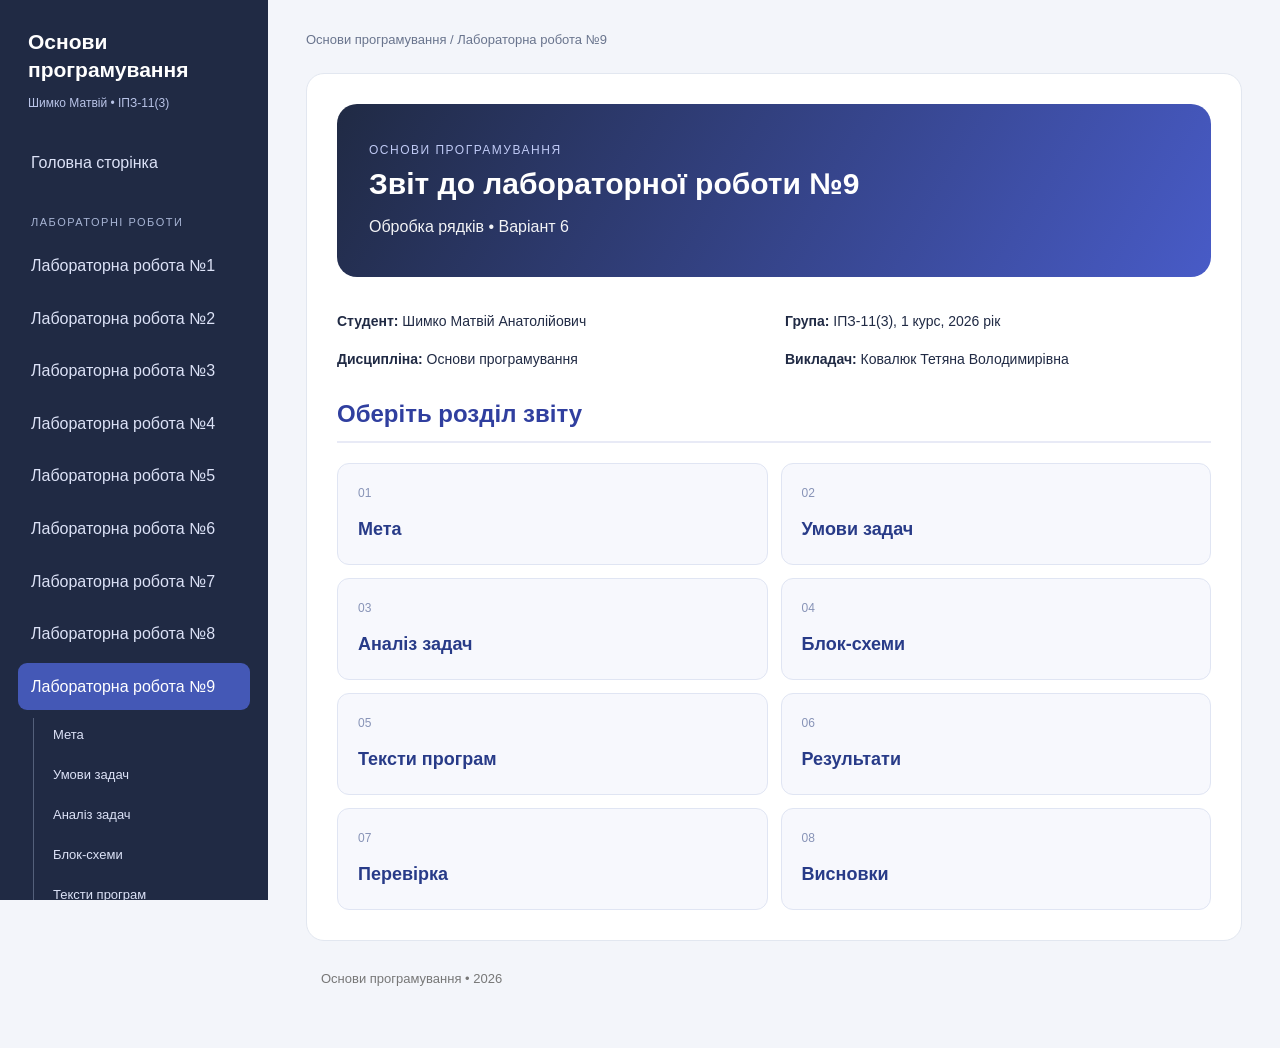
<file: lab09/index.html>
<!doctype html>
<html lang="uk">
<head>
<meta charset="utf-8">
<meta name="viewport" content="width=device-width, initial-scale=1">
<title>Лабораторна №9. Обробка рядків</title>
<link rel="stylesheet" href="../style.css">
</head>
<body data-lab="9">
<a class="skip" href="#content">Перейти до вмісту</a>
<div class="layout">
<aside class="sidebar"><div class="brand">Основи<br>програмування<small>Шимко Матвій • ІПЗ-11(3)</small></div><nav aria-label="Лабораторні роботи"><a href="../index.html">Головна сторінка</a><div class="side-label">ЛАБОРАТОРНІ РОБОТИ</div><a href="../lab01/index.html">Лабораторна робота №1</a><a href="../lab02/index.html">Лабораторна робота №2</a><a href="../lab03/index.html">Лабораторна робота №3</a><a href="../lab04/index.html">Лабораторна робота №4</a><a href="../lab05/index.html">Лабораторна робота №5</a><a href="../lab06/index.html">Лабораторна робота №6</a><a href="../lab07/index.html">Лабораторна робота №7</a><a href="../lab08/index.html">Лабораторна робота №8</a><a href="../lab09/index.html#top" data-nav="top">Лабораторна робота №9</a><nav class="subnav" aria-label="Розділи звіту"><a href="#goal" data-nav="goal">Мета</a><a href="#task" data-nav="task">Умови задач</a><a href="#analysis" data-nav="analysis">Аналіз задач</a><a href="#scheme" data-nav="scheme">Блок-схеми</a><a href="#code" data-nav="code">Тексти програм</a><a href="#results" data-nav="results">Результати</a><a href="#check" data-nav="check">Перевірка</a><a href="#conclusion" data-nav="conclusion">Висновки</a></nav><a href="../lab10/index.html">Лабораторна робота №10</a><a href="../lab11/index.html">Лабораторна робота №11</a></nav></aside>
<main id="content" class="main">
<p id="crumb" class="crumb"></p>
<section class="page" id="top" tabindex="-1"><header class="hero"><p class="eyebrow">Основи програмування</p><h1>Звіт до лабораторної роботи №9</h1><p>Обробка рядків • Варіант 6</p></header><div class="meta"><p><b>Студент:</b> Шимко Матвій Анатолійович</p>
<p><b>Група:</b> ІПЗ-11(3), 1 курс, 2026 рік</p>
<p><b>Дисципліна:</b> Основи програмування</p>
<p><b>Викладач:</b> Ковалюк Тетяна Володимирівна</p></div><h2>Оберіть розділ звіту</h2><div class="menu-grid"><a class="menu-card" href="#goal"><span class="num">01</span><b>Мета</b></a><a class="menu-card" href="#task"><span class="num">02</span><b>Умови задач</b></a><a class="menu-card" href="#analysis"><span class="num">03</span><b>Аналіз задач</b></a><a class="menu-card" href="#scheme"><span class="num">04</span><b>Блок-схеми</b></a><a class="menu-card" href="#code"><span class="num">05</span><b>Тексти програм</b></a><a class="menu-card" href="#results"><span class="num">06</span><b>Результати</b></a><a class="menu-card" href="#check"><span class="num">07</span><b>Перевірка</b></a><a class="menu-card" href="#conclusion"><span class="num">08</span><b>Висновки</b></a></div></section>
<section class="page" id="goal" tabindex="-1"><p class="eyebrow">Лабораторна робота №9 / 01 з 08</p><h2>1. Мета роботи</h2>
<div class="card"><ul>
<li>Вивчити подання рядків і текстів у мові C як масивів символів.</li>
<li>Опанувати функції обробки рядків із заголовних файлів string.h та ctype.h.</li>
<li>Навчитися розробляти алгоритми та програми обробки рядків і текстів.</li>
</ul></div>
<div class="page-footer"><a href="#top">← До розділів</a><a href="#top">Усі розділи</a><a href="#task">Умови задач →</a></div></section>
<section class="page" id="task" tabindex="-1"><p class="eyebrow">Лабораторна робота №9 / 02 з 08</p><h2>2. Умови задач</h2>
<div class="task">
<h3>Завдання 1 - варіант 6.1</h3>
<p>Варіант 6 (у таблиці 24 варіанти, 30 - 24 = 6).</p>
<p>Увести з клавіатури рядок символів, включаючи розділові символи (пробіли, коми та крапки).
Передбачити меню для виконання таких дій:</p>
<ol>
<li>виділити слова в рядку та підрахувати їх кількість. Слова - це лексеми, які не містять
всередині розділових символів;</li>
<li>кожне друге слово розбити на склади, враховуючи голосні та приголосні літери;</li>
<li>видалити з рядка односкладові слова та замінити двоскладові слова на рядок "...".</li>
</ol>
<p>Вивести на екран масив слів, їх кількість, слова, розбиті на склади, та перетворений рядок.</p>
</div>

<div class="task">
<h3>Завдання 2 - варіант 6.2</h3>
<p>Увести з клавіатури текст з n рядків символів. Увести тематику тексту у вигляді окремого
речення. Визначити в тексті ключові слова, які відповідають заданій тематиці. Слова - це
лексеми, які не містять всередині розділових символів. Для пошуку ключових слів використати
будь-який алгоритм. На основі ключових слів згенерувати акронім. Акронім - це слово,
сформоване з окремих (перших) букв певної фрази або речення. Порахувати кількість
згенерованих акронімів. Серед множини згенерованих акронімів вибрати найкращий. Критерій
вибору найкращого акроніму визначити самостійно.</p>
</div>

<div class="task">
<h3>Загальні вимоги методички</h3>
<p>Заборонено використовувати бібліотеку стандартних шаблонів STL, методи класу string,
ітератори, контейнери. Дозволено використовувати функції заголовних файлів string.h, ctype.h,
stdlib.h. Невиконання цих умов знижує оцінку на 50%.</p>
</div>
<div class="page-footer"><a href="#goal">← Мета</a><a href="#top">Усі розділи</a><a href="#analysis">Аналіз задач →</a></div></section>
<section class="page" id="analysis" tabindex="-1"><p class="eyebrow">Лабораторна робота №9 / 03 з 08</p><h2>3. Аналіз задач</h2>
<div class="task">
<h3>Завдання 1 - слова</h3>
<p>Рядок зберігається як масив символів і вводиться функцією <code>cin.getline</code>, бо
операція <code>&gt;&gt;</code> читає лише до першого пропуску. Слова виділяє функція
<code>strtok</code> з роздільниками пробіл, кома і крапка. Вона псує рядок, тому працює з
копією.</p>
</div>

<div class="task">
<h3>Завдання 1 - поділ на склади</h3>
<p>Слова в рядку англійські. Голосними вважаються літери a, e, i, o, u, y у будь-якому
регістрі, решта символів вважаються приголосними. Слово ділиться на склади за простим
правилом:</p>
<ol>
<li>кілька голосних поспіль дають один склад: <i>rea-ding</i>;</li>
<li>склад закінчується голосною: <i>com-pu-ter</i>;</li>
<li>кілька приголосних між голосними діляться навпіл, непарна переходить у наступний склад:
<i>sub-ject</i>, <i>sim-ple</i>;</li>
<li>слово без голосних вважається односкладовим.</li>
</ol>
<p>Кількість складів дорівнює кількості груп голосних. Винятки англійської мови не
враховуються: наприклад, <i>make</i> ділиться як <i>ma-ke</i> і вважається двоскладовим.</p>
</div>

<div class="task">
<h3>Завдання 1 - перетворення рядка</h3>
<p>Новий рядок будується посимвольно, а вхідний не змінюється. Функція <code>strcspn</code>
дає довжину слова на поточній позиції. Розділові символи копіюються. Односкладове слово
видаляється разом із розділовими символами після нього, двоскладове замінюється на "...", а
довші слова лишаються без змін. Якщо всі слова односкладові, новий рядок порожній, і програма
про це повідомляє.</p>
</div>

<div class="task">
<h3>Завдання 1 - перевірка введення і структура</h3>
<p>Занадто довгий рядок або рядок без жодного слова вводиться ще раз. Номер команди має бути
числом від 0 до 3, інакше введення повторюється. Якщо у рядку одне слово, команда 2 повідомляє,
що другого слова немає.</p>
<p class="tcap">Таблиця 1 - Функції програми завдання 1</p>
<div class="table-scroll"><table>
<tr><th>Функція</th><th>Призначення</th></tr>
<tr><td><code>main</code></td><td>виклик основних кроків програми</td></tr>
<tr><td><code>welcome</code></td><td>виведення даних про автора та умови задачі</td></tr>
<tr><td><code>inputLine</code></td><td>введення рядка з перевіркою</td></tr>
<tr><td><code>extractWords</code></td><td>розбиття рядка на слова</td></tr>
<tr><td><code>isVowel</code></td><td>перевірка, чи символ є голосною літерою</td></tr>
<tr><td><code>splitIntoSyllables</code></td><td>поділ слова на склади, підрахунок складів</td></tr>
<tr><td><code>printWords</code></td><td>команда 1: слова та їх кількість</td></tr>
<tr><td><code>printSyllables</code></td><td>команда 2: кожне друге слово зі складами</td></tr>
<tr><td><code>transformLine</code></td><td>команда 3: новий рядок</td></tr>
<tr><td><code>runMenu</code></td><td>меню команд</td></tr>
</table></div>
</div>

<div class="task">
<h3>Завдання 2 - ключові слова</h3>
<p>Текст вводиться в масив рядків. Меню в цьому завданні немає, дії виконуються послідовно.
Ключове слово шукається за збігом початку слова:</p>
<ol>
<li>з тематики беруться слова від 4 символів, що починаються з літери, тому <i>of</i>,
<i>the</i>, <i>and</i> не беруться;</li>
<li>усі слова переводяться в нижній регістр;</li>
<li>слово тексту (теж від 4 символів) є ключовим, якщо його перші 4 символи збігаються з
першими 4 символами якогось слова тематики, наприклад, <i>analytics</i> і <i>analysis</i>;</li>
<li>кожне ключове слово запам'ятовується один раз, їх не більше 12.</li>
</ol>
<p>Порівняння робить функція <code>strncmp</code>. Роздільниками в тексті, крім пробілу, коми й
крапки, є ще крапка з комою, двокрапка, знаки оклику й питання.</p>
</div>

<div class="task">
<h3>Завдання 2 - акроніми і вибір найкращого</h3>
<p>Акронім складається з великих перших літер ключових слів. Беруться всі набори ключових
слів, що йдуть поспіль і містять щонайменше два слова. Для k ключових слів це k(k - 1) / 2
наборів. Однакові акроніми зберігаються один раз.</p>
<p>Найкращим вважається акронім, який легше вимовити. Його оцінка дорівнює кількості пар
сусідніх літер, у яких одна голосна, а друга приголосна. Вибирається акронім з найбільшою
оцінкою, а за однакової оцінки той, що знайдено раніше. Голосними вважаються A, E, I, O, U,
Y.</p>
<p>Текст і тематика мають бути англійськими, слова з українськими літерами програма не бере
до уваги.</p>
</div>

<div class="task">
<h3>Завдання 2 - перевірка введення і структура</h3>
<p>Кількість рядків вводиться від 1 до 10 з перевіркою. Занадто довгий рядок вводиться ще раз,
так само як і тематика без жодного слова від 4 символів. Якщо ключових слів менше двох,
програма повідомляє, що акронім скласти неможливо.</p>
<p class="tcap">Таблиця 2 - Функції програми завдання 2</p>
<div class="table-scroll"><table>
<tr><th>Функція</th><th>Призначення</th></tr>
<tr><td><code>main</code></td><td>виклик основних кроків програми</td></tr>
<tr><td><code>welcome</code></td><td>виведення даних про автора та умови задачі</td></tr>
<tr><td><code>inputLine</code></td><td>введення одного рядка з перевіркою довжини</td></tr>
<tr><td><code>inputText</code></td><td>введення кількості рядків і тексту</td></tr>
<tr><td><code>isLongWord</code></td><td>перевірка першого символу і довжини слова</td></tr>
<tr><td><code>toLowerCase</code></td><td>переведення слова в нижній регістр</td></tr>
<tr><td><code>inputTopic</code></td><td>введення тематики і виділення її слів</td></tr>
<tr><td><code>isTopicWord</code></td><td>перевірка, чи слово відповідає тематиці</td></tr>
<tr><td><code>addKeyword</code></td><td>додавання ключового слова без повторів</td></tr>
<tr><td><code>findKeywords</code></td><td>пошук і виведення ключових слів</td></tr>
<tr><td><code>addAcronym</code></td><td>додавання акроніма без повторів</td></tr>
<tr><td><code>generateAcronyms</code></td><td>складання акронімів</td></tr>
<tr><td><code>calculateScore</code></td><td>оцінка акроніма</td></tr>
<tr><td><code>printAcronyms</code></td><td>виведення акронімів і найкращого з них</td></tr>
</table></div>
<p>Джерела: Ковалюк Т.В. Алгоритмізація та програмування, 2024; Ковалюк Т.В., Петрівський
В.Я. Гарний стиль програмування мовами C, C++, C#, 2025; Deitel P., Deitel H. C++ How to
Program (розділ про рядки на основі покажчиків).</p>
</div>
<div class="page-footer"><a href="#task">← Умови задач</a><a href="#top">Усі розділи</a><a href="#scheme">Блок-схеми →</a></div></section>
<section class="page" id="scheme" tabindex="-1"><p class="eyebrow">Лабораторна робота №9 / 04 з 08</p><h2>4. Блок-схеми алгоритмів</h2>
<div class="task">
<h3>Завдання 1 - варіант 6.1</h3>
<figure class="fc"><a href="img/task1-fc-welcome.svg"><img src="img/task1-fc-welcome.svg" alt="" loading="lazy"></a><figcaption>Рисунок 1 - Блок-схема функції <code>welcome</code> (виведення даних про автора та умови задачі)</figcaption></figure>
<figure class="fc"><a href="img/task1-fc-inputLine.svg"><img src="img/task1-fc-inputLine.svg" alt="" loading="lazy"></a><figcaption>Рисунок 2 - Блок-схема функції <code>inputLine</code> (введення рядка з перевіркою)</figcaption></figure>
<figure class="fc"><a href="img/task1-fc-extractWords.svg"><img src="img/task1-fc-extractWords.svg" alt="" loading="lazy"></a><figcaption>Рисунок 3 - Блок-схема функції <code>extractWords</code> (розбиття рядка на слова)</figcaption></figure>
<figure class="fc"><a href="img/task1-fc-isVowel.svg"><img src="img/task1-fc-isVowel.svg" alt="" loading="lazy"></a><figcaption>Рисунок 4 - Блок-схема функції <code>isVowel</code> (перевірка, чи символ є голосною літерою)</figcaption></figure>
<figure class="fc"><a href="img/task1-fc-splitIntoSyllables.svg"><img src="img/task1-fc-splitIntoSyllables.svg" alt="" loading="lazy"></a><figcaption>Рисунок 5 - Блок-схема функції <code>splitIntoSyllables</code> (поділ слова на склади)</figcaption></figure>
<figure class="fc"><a href="img/task1-fc-printWords.svg"><img src="img/task1-fc-printWords.svg" alt="" loading="lazy"></a><figcaption>Рисунок 6 - Блок-схема функції <code>printWords</code> (команда 1: виведення слів та їх кількості)</figcaption></figure>
<figure class="fc"><a href="img/task1-fc-printSyllables.svg"><img src="img/task1-fc-printSyllables.svg" alt="" loading="lazy"></a><figcaption>Рисунок 7 - Блок-схема функції <code>printSyllables</code> (команда 2: кожне друге слово зі складами)</figcaption></figure>
<figure class="fc"><a href="img/task1-fc-transformLine.svg"><img src="img/task1-fc-transformLine.svg" alt="" loading="lazy"></a><figcaption>Рисунок 8 - Блок-схема функції <code>transformLine</code> (команда 3: побудова нового рядка)</figcaption></figure>
<figure class="fc"><a href="img/task1-fc-runMenu.svg"><img src="img/task1-fc-runMenu.svg" alt="" loading="lazy"></a><figcaption>Рисунок 9 - Блок-схема функції <code>runMenu</code> (меню команд)</figcaption></figure>
<figure class="fc"><a href="img/task1-fc-main.svg"><img src="img/task1-fc-main.svg" alt="" loading="lazy"></a><figcaption>Рисунок 10 - Блок-схема функції <code>main</code> (головна функція)</figcaption></figure>
</div>
<div class="task">
<h3>Завдання 2 - варіант 6.2</h3>
<figure class="fc"><a href="img/task2-fc-welcome.svg"><img src="img/task2-fc-welcome.svg" alt="" loading="lazy"></a><figcaption>Рисунок 11 - Блок-схема функції <code>welcome</code> (виведення даних про автора та умови задачі)</figcaption></figure>
<figure class="fc"><a href="img/task2-fc-inputLine.svg"><img src="img/task2-fc-inputLine.svg" alt="" loading="lazy"></a><figcaption>Рисунок 12 - Блок-схема функції <code>inputLine</code> (введення одного рядка з перевіркою довжини)</figcaption></figure>
<figure class="fc"><a href="img/task2-fc-inputText.svg"><img src="img/task2-fc-inputText.svg" alt="" loading="lazy"></a><figcaption>Рисунок 13 - Блок-схема функції <code>inputText</code> (введення кількості рядків і тексту)</figcaption></figure>
<figure class="fc"><a href="img/task2-fc-isLongWord.svg"><img src="img/task2-fc-isLongWord.svg" alt="" loading="lazy"></a><figcaption>Рисунок 14 - Блок-схема функції <code>isLongWord</code> (перевірка першого символу і довжини слова)</figcaption></figure>
<figure class="fc"><a href="img/task2-fc-toLowerCase.svg"><img src="img/task2-fc-toLowerCase.svg" alt="" loading="lazy"></a><figcaption>Рисунок 15 - Блок-схема функції <code>toLowerCase</code> (переведення слова в нижній регістр)</figcaption></figure>
<figure class="fc"><a href="img/task2-fc-inputTopic.svg"><img src="img/task2-fc-inputTopic.svg" alt="" loading="lazy"></a><figcaption>Рисунок 16 - Блок-схема функції <code>inputTopic</code> (введення тематики і виділення її слів)</figcaption></figure>
<figure class="fc"><a href="img/task2-fc-isTopicWord.svg"><img src="img/task2-fc-isTopicWord.svg" alt="" loading="lazy"></a><figcaption>Рисунок 17 - Блок-схема функції <code>isTopicWord</code> (перевірка, чи слово відповідає тематиці)</figcaption></figure>
<figure class="fc"><a href="img/task2-fc-addKeyword.svg"><img src="img/task2-fc-addKeyword.svg" alt="" loading="lazy"></a><figcaption>Рисунок 18 - Блок-схема функції <code>addKeyword</code> (додавання слова до ключових без повторів)</figcaption></figure>
<figure class="fc"><a href="img/task2-fc-findKeywords.svg"><img src="img/task2-fc-findKeywords.svg" alt="" loading="lazy"></a><figcaption>Рисунок 19 - Блок-схема функції <code>findKeywords</code> (пошук ключових слів у тексті)</figcaption></figure>
<figure class="fc"><a href="img/task2-fc-addAcronym.svg"><img src="img/task2-fc-addAcronym.svg" alt="" loading="lazy"></a><figcaption>Рисунок 20 - Блок-схема функції <code>addAcronym</code> (додавання акроніма без повторів)</figcaption></figure>
<figure class="fc"><a href="img/task2-fc-generateAcronyms.svg"><img src="img/task2-fc-generateAcronyms.svg" alt="" loading="lazy"></a><figcaption>Рисунок 21 - Блок-схема функції <code>generateAcronyms</code> (складання акронімів із наборів ключових слів)</figcaption></figure>
<figure class="fc"><a href="img/task2-fc-calculateScore.svg"><img src="img/task2-fc-calculateScore.svg" alt="" loading="lazy"></a><figcaption>Рисунок 22 - Блок-схема функції <code>calculateScore</code> (оцінка акроніма)</figcaption></figure>
<figure class="fc"><a href="img/task2-fc-printAcronyms.svg"><img src="img/task2-fc-printAcronyms.svg" alt="" loading="lazy"></a><figcaption>Рисунок 23 - Блок-схема функції <code>printAcronyms</code> (виведення акронімів і вибір найкращого)</figcaption></figure>
<figure class="fc"><a href="img/task2-fc-main.svg"><img src="img/task2-fc-main.svg" alt="" loading="lazy"></a><figcaption>Рисунок 24 - Блок-схема функції <code>main</code> (головна функція)</figcaption></figure>
</div>
<div class="page-footer"><a href="#analysis">← Аналіз задач</a><a href="#top">Усі розділи</a><a href="#code">Тексти програм →</a></div></section>
<section class="page" id="code" tabindex="-1"><p class="eyebrow">Лабораторна робота №9 / 05 з 08</p><h2>5. Тексти програм</h2>
<div class="task">
<h3>Завдання 1 - варіант 6.1</h3>
<p class="file">Файл <a href="task1.cpp" download>task1.cpp</a></p>
<pre><code><span class="cm">/////////////////////////////////////////////////////////////////////</span>
<span class="cm">// Ім&#x27;я файлу: task1.cpp</span>
<span class="cm">// Автор: Шимко Матвій, гр. ІПЗ-11(3)</span>
<span class="cm">// Номер версії модуля: version 1</span>
<span class="cm">// Запланована ціль: лабораторна робота №9, завдання 1, варіант 6.1.</span>
<span class="cm">//                   Виділити слова в рядку, розбити кожне друге слово на</span>
<span class="cm">//                   склади, видалити односкладові слова і замінити</span>
<span class="cm">//                   двоскладові на &quot;...&quot;.</span>
<span class="cm">/////////////////////////////////////////////////////////////////////</span>

<span class="pp">#include &lt;cstring&gt;</span>
<span class="pp">#include &lt;iostream&gt;</span>
<span class="kw">using</span> <span class="kw">namespace</span> std;

<span class="cm">//=========== константи</span>
<span class="kw">const</span> <span class="kw">int</span> MAX_LENGTH = <span class="nm">256</span>;           <span class="cm">// найбільший розмір рядка</span>
<span class="kw">const</span> <span class="kw">int</span> MAX_WORDS = MAX_LENGTH / <span class="nm">2</span>; <span class="cm">// більше слів у рядок не вміститься</span>
<span class="kw">const</span> <span class="kw">char</span> SEPARATORS[] = <span class="st">&quot; ,.&quot;</span>;      <span class="cm">// розділові символи</span>
<span class="kw">const</span> <span class="kw">char</span> VOWELS[] = <span class="st">&quot;aeiouyAEIOUY&quot;</span>; <span class="cm">// голосні літери</span>

<span class="cm">//=========== глобальні змінні</span>
<span class="kw">char</span> line[MAX_LENGTH] = <span class="st">&quot;&quot;</span>;               <span class="cm">// введений рядок</span>
<span class="kw">char</span> words[MAX_WORDS][MAX_LENGTH] = {<span class="st">&quot;&quot;</span>}; <span class="cm">// масив слів</span>
<span class="kw">int</span> wordCount = <span class="nm">0</span>;                        <span class="cm">// кількість слів</span>
<span class="kw">int</span> choice = <span class="nm">0</span>;                           <span class="cm">// номер команди меню</span>

<span class="cm">/*
 * Функція виводить дані про автора та умову задачі
 * Параметри: немає
 * Значення, що повертаються: немає
 */</span>
<span class="kw">void</span> welcome()
{
    cout &lt;&lt; <span class="st">&quot;Lab work 9. Task 1. Variant 6.&quot;</span> &lt;&lt; endl;
    cout &lt;&lt; <span class="st">&quot;Author: Matvii Shimko, group IPZ-11(3)&quot;</span> &lt;&lt; endl &lt;&lt; endl;

    cout &lt;&lt; <span class="st">&quot;Find the words of a line, split every second word into syllables,&quot;</span>
         &lt;&lt; endl;
    cout &lt;&lt; <span class="st">&quot;remove one-syllable words and replace two-syllable words with ...&quot;</span>
         &lt;&lt; endl
         &lt;&lt; endl;
}

<span class="cm">/*
 * Функція вводить рядок. Занадто довгий рядок або рядок без слів
 * вводиться ще раз
 * Параметри: немає
 * Значення, що повертаються: немає
 */</span>
<span class="kw">void</span> inputLine()
{
    cout &lt;&lt; <span class="st">&quot;Enter a line: &quot;</span>;
    cin.getline(line, MAX_LENGTH);
    <span class="kw">while</span> (cin.fail() || strspn(line, SEPARATORS) == strlen(line))
    {
        <span class="kw">if</span> (cin.fail())
        {
            cin.clear();            <span class="cm">// скинути помилку введення</span>
            cin.ignore(<span class="nm">1000</span>, <span class="st">&#x27;\n&#x27;</span>); <span class="cm">// і пропустити занадто довгий рядок</span>
        }
        cout &lt;&lt; <span class="st">&quot;Error! Enter up to &quot;</span> &lt;&lt; MAX_LENGTH - <span class="nm">1</span>
             &lt;&lt; <span class="st">&quot; characters with at least one word: &quot;</span>;
        cin.getline(line, MAX_LENGTH);
    }
}

<span class="cm">/*
 * Функція розбиває рядок на слова. Функція strtok псує рядок, тому
 * працює з його копією
 * Параметри: немає
 * Значення, що повертаються: немає
 */</span>
<span class="kw">void</span> extractWords()
{
    <span class="kw">char</span> copy[MAX_LENGTH];
    <span class="kw">char</span>* word = NULL;

    strcpy(copy, line);
    wordCount = <span class="nm">0</span>;

    word = strtok(copy, SEPARATORS);
    <span class="kw">while</span> (word != NULL)
    {
        strcpy(words[wordCount], word);
        wordCount++;
        word = strtok(NULL, SEPARATORS);
    }
}

<span class="cm">/*
 * Функція перевіряє, чи є символ голосною літерою
 * Параметри: symbol - символ, який перевіряється
 * Значення, що повертаються: true, якщо це голосна літера
 */</span>
<span class="kw">bool</span> isVowel(<span class="kw">char</span> symbol)
{
    <span class="kw">bool</span> isFound = <span class="kw">false</span>;

    <span class="kw">if</span> (symbol != <span class="st">&#x27;\0&#x27;</span>)
    {
        <span class="kw">if</span> (strchr(VOWELS, symbol) != NULL)
        {
            isFound = <span class="kw">true</span>;
        }
    }

    <span class="kw">return</span> isFound;
}

<span class="cm">/*
 * Функція розбиває слово на склади. Кілька голосних поспіль дають один
 * склад, склад закінчується голосною, а приголосні між двома голосними
 * діляться навпіл
 * Параметри: word - слово, parts - слово з дефісами між складами
 * Значення, що повертаються: кількість складів
 */</span>
<span class="kw">int</span> splitIntoSyllables(<span class="kw">char</span>* word, <span class="kw">char</span>* parts)
{
    <span class="kw">int</span> syllableCount = <span class="nm">0</span>;
    <span class="kw">int</span> consonantCount = <span class="nm">0</span>; <span class="cm">// приголосні до наступної голосної</span>
    <span class="kw">int</span> i = <span class="nm">0</span>;

    parts[<span class="nm">0</span>] = <span class="st">&#x27;\0&#x27;</span>;
    <span class="kw">while</span> (word[i] != <span class="st">&#x27;\0&#x27;</span>)
    {
        strncat(parts, word + i, <span class="nm">1</span>);
        <span class="kw">if</span> (isVowel(word[i]) &amp;&amp; !isVowel(word[i + <span class="nm">1</span>]))
        {
            syllableCount++;
            consonantCount = strcspn(word + i + <span class="nm">1</span>, VOWELS);

            <span class="kw">if</span> (word[i + <span class="nm">1</span> + consonantCount] != <span class="st">&#x27;\0&#x27;</span>)
            {
                strncat(parts, word + i + <span class="nm">1</span>, consonantCount / <span class="nm">2</span>);
                strcat(parts, <span class="st">&quot;-&quot;</span>);
                i = i + consonantCount / <span class="nm">2</span>;
            }
        }
        i++;
    }

    <span class="cm">// слово без голосних вважається односкладовим</span>
    <span class="kw">if</span> (syllableCount == <span class="nm">0</span>)
    {
        syllableCount = <span class="nm">1</span>;
    }

    <span class="kw">return</span> syllableCount;
}

<span class="cm">/*
 * Команда меню: виділяє слова і виводить масив слів та їх кількість
 * Параметри: немає
 * Значення, що повертаються: немає
 */</span>
<span class="kw">void</span> printWords()
{
    extractWords();

    <span class="kw">for</span> (<span class="kw">int</span> i = <span class="nm">0</span>; i &lt; wordCount; i++)
    {
        cout &lt;&lt; i + <span class="nm">1</span> &lt;&lt; <span class="st">&quot;. &quot;</span> &lt;&lt; words[i] &lt;&lt; endl;
    }
    cout &lt;&lt; <span class="st">&quot;Number of words: &quot;</span> &lt;&lt; wordCount &lt;&lt; endl;
}

<span class="cm">/*
 * Команда меню: виводить кожне друге слово, розбите на склади
 * Параметри: немає
 * Значення, що повертаються: немає
 */</span>
<span class="kw">void</span> printSyllables()
{
    <span class="kw">char</span> parts[<span class="nm">2</span> * MAX_LENGTH]; <span class="cm">// слово з дефісами</span>

    extractWords();

    <span class="kw">if</span> (wordCount &lt; <span class="nm">2</span>)
    {
        cout &lt;&lt; <span class="st">&quot;The line has no second word.&quot;</span> &lt;&lt; endl;
    }

    <span class="kw">for</span> (<span class="kw">int</span> i = <span class="nm">1</span>; i &lt; wordCount; i = i + <span class="nm">2</span>)
    {
        splitIntoSyllables(words[i], parts);
        cout &lt;&lt; i + <span class="nm">1</span> &lt;&lt; <span class="st">&quot;. &quot;</span> &lt;&lt; parts &lt;&lt; endl;
    }
}

<span class="cm">/*
 * Команда меню: будує новий рядок. Розділові символи копіюються,
 * односкладове слово видаляється разом із символами після нього,
 * двоскладове замінюється на &quot;...&quot;, довші слова лишаються
 * Параметри: немає
 * Значення, що повертаються: немає
 */</span>
<span class="kw">void</span> transformLine()
{
    <span class="kw">char</span> word[MAX_LENGTH];
    <span class="kw">char</span> parts[<span class="nm">2</span> * MAX_LENGTH];
    <span class="kw">char</span> result[<span class="nm">2</span> * MAX_LENGTH] = <span class="st">&quot;&quot;</span>; <span class="cm">// новий рядок</span>
    <span class="kw">int</span> position = <span class="nm">0</span>;                 <span class="cm">// поточне місце в рядку line</span>
    <span class="kw">int</span> length = <span class="nm">0</span>;                   <span class="cm">// довжина поточного слова</span>
    <span class="kw">int</span> syllableCount = <span class="nm">0</span>;

    <span class="kw">while</span> (line[position] != <span class="st">&#x27;\0&#x27;</span>)
    {
        length = strcspn(line + position, SEPARATORS);

        <span class="kw">if</span> (length == <span class="nm">0</span>)
        {
            strncat(result, line + position, <span class="nm">1</span>);
            position++;
        }
        <span class="kw">else</span>
        {
            strncpy(word, line + position, length);
            word[length] = <span class="st">&#x27;\0&#x27;</span>; <span class="cm">// strncpy не ставить кінець рядка</span>
            position = position + length;
            syllableCount = splitIntoSyllables(word, parts);

            <span class="kw">if</span> (syllableCount == <span class="nm">1</span>)
            {
                position = position + strspn(line + position, SEPARATORS);
            }
            <span class="kw">else</span> <span class="kw">if</span> (syllableCount == <span class="nm">2</span>)
            {
                strcat(result, <span class="st">&quot;...&quot;</span>);
            }
            <span class="kw">else</span>
            {
                strcat(result, word);
            }
        }
    }

    cout &lt;&lt; <span class="st">&quot;Source line: &quot;</span> &lt;&lt; line &lt;&lt; endl;
    <span class="kw">if</span> (result[<span class="nm">0</span>] == <span class="st">&#x27;\0&#x27;</span>)
    {
        cout &lt;&lt; <span class="st">&quot;All words are removed, the new line is empty.&quot;</span> &lt;&lt; endl;
    }
    <span class="kw">else</span>
    {
        cout &lt;&lt; <span class="st">&quot;New line:    &quot;</span> &lt;&lt; result &lt;&lt; endl;
    }
}

<span class="cm">/*
 * Функція показує меню і виконує вибрані команди
 * Параметри: немає
 * Значення, що повертаються: немає
 */</span>
<span class="kw">void</span> runMenu()
{
    <span class="kw">do</span>
    {
        cout &lt;&lt; endl &lt;&lt; <span class="st">&quot;1 - find the words and count them&quot;</span> &lt;&lt; endl;
        cout &lt;&lt; <span class="st">&quot;2 - split every second word into syllables&quot;</span> &lt;&lt; endl;
        cout &lt;&lt; <span class="st">&quot;3 - remove one-syllable words, replace two-syllable words&quot;</span>
             &lt;&lt; endl;
        cout &lt;&lt; <span class="st">&quot;0 - exit&quot;</span> &lt;&lt; endl;
        cout &lt;&lt; <span class="st">&quot;Enter a command (from 0 to 3): &quot;</span>;
        cin &gt;&gt; choice;
        <span class="kw">while</span> (cin.fail() || choice &lt; <span class="nm">0</span> || choice &gt; <span class="nm">3</span>)
        {
            cin.clear();            <span class="cm">// скинути помилку введення</span>
            cin.ignore(<span class="nm">1000</span>, <span class="st">&#x27;\n&#x27;</span>); <span class="cm">// і пропустити неправильний рядок</span>
            cout &lt;&lt; <span class="st">&quot;Error! Enter a command from 0 to 3: &quot;</span>;
            cin &gt;&gt; choice;
        }

        <span class="kw">switch</span> (choice)
        {
            <span class="kw">case</span> <span class="nm">1</span> : printWords(); <span class="kw">break</span>;
            <span class="kw">case</span> <span class="nm">2</span> : printSyllables(); <span class="kw">break</span>;
            <span class="kw">case</span> <span class="nm">3</span> : transformLine(); <span class="kw">break</span>;
            <span class="kw">default</span> : cout &lt;&lt; <span class="st">&quot;End of work.&quot;</span> &lt;&lt; endl; <span class="kw">break</span>;
        }
    } <span class="kw">while</span> (choice != <span class="nm">0</span>);
}

<span class="kw">int</span> main()
{
    welcome();
    inputLine();
    runMenu();
    <span class="kw">return</span> <span class="nm">0</span>;
}
</code></pre>
</div>
<div class="task">
<h3>Завдання 2 - варіант 6.2</h3>
<p class="file">Файл <a href="task2.cpp" download>task2.cpp</a></p>
<pre><code><span class="cm">/////////////////////////////////////////////////////////////////////</span>
<span class="cm">// Ім&#x27;я файлу: task2.cpp</span>
<span class="cm">// Автор: Шимко Матвій, гр. ІПЗ-11(3)</span>
<span class="cm">// Номер версії модуля: version 1</span>
<span class="cm">// Запланована ціль: лабораторна робота №9, завдання 2, варіант 6.2.</span>
<span class="cm">//                   Знайти в тексті ключові слова за тематикою, скласти</span>
<span class="cm">//                   з них акроніми і вибрати найкращий.</span>
<span class="cm">/////////////////////////////////////////////////////////////////////</span>

<span class="pp">#include &lt;cctype&gt;</span>
<span class="pp">#include &lt;cstring&gt;</span>
<span class="pp">#include &lt;iostream&gt;</span>
<span class="kw">using</span> <span class="kw">namespace</span> std;

<span class="cm">//=========== константи</span>
<span class="kw">const</span> <span class="kw">int</span> MAX_LINES = <span class="nm">10</span>;            <span class="cm">// найбільша кількість рядків тексту</span>
<span class="kw">const</span> <span class="kw">int</span> MAX_LENGTH = <span class="nm">256</span>;          <span class="cm">// найбільший розмір рядка</span>
<span class="kw">const</span> <span class="kw">int</span> MAX_TOPIC_WORDS = <span class="nm">64</span>;      <span class="cm">// слів з 4 літер у рядку не більше</span>
<span class="kw">const</span> <span class="kw">int</span> MAX_KEYWORDS = <span class="nm">12</span>;         <span class="cm">// найбільша кількість ключових слів</span>
<span class="kw">const</span> <span class="kw">int</span> MAX_ACRONYMS = <span class="nm">66</span>;         <span class="cm">// пар &quot;перше - останнє&quot; ключове слово</span>
<span class="kw">const</span> <span class="kw">int</span> MATCH_LENGTH = <span class="nm">4</span>;          <span class="cm">// скільки перших літер має збігатися</span>
<span class="kw">const</span> <span class="kw">char</span> SEPARATORS[] = <span class="st">&quot; ,.;:!?&quot;</span>; <span class="cm">// розділові символи</span>
<span class="kw">const</span> <span class="kw">char</span> VOWELS[] = <span class="st">&quot;AEIOUY&quot;</span>;      <span class="cm">// голосні літери</span>

<span class="cm">//=========== глобальні змінні</span>
<span class="kw">char</span> text[MAX_LINES][MAX_LENGTH] = {<span class="st">&quot;&quot;</span>};              <span class="cm">// введений текст</span>
<span class="kw">char</span> topic[MAX_LENGTH] = <span class="st">&quot;&quot;</span>;                          <span class="cm">// тематика тексту</span>
<span class="kw">char</span> topicWords[MAX_TOPIC_WORDS][MAX_LENGTH] = {<span class="st">&quot;&quot;</span>};  <span class="cm">// слова тематики</span>
<span class="kw">char</span> keywords[MAX_KEYWORDS][MAX_LENGTH] = {<span class="st">&quot;&quot;</span>};       <span class="cm">// знайдені ключові слова</span>
<span class="kw">char</span> acronyms[MAX_ACRONYMS][MAX_KEYWORDS + <span class="nm">1</span>] = {<span class="st">&quot;&quot;</span>}; <span class="cm">// згенеровані акроніми</span>
<span class="kw">int</span> lineCount = <span class="nm">0</span>;                                    <span class="cm">// кількість рядків тексту</span>
<span class="kw">int</span> topicWordCount = <span class="nm">0</span>;                               <span class="cm">// кількість слів тематики</span>
<span class="kw">int</span> keywordCount = <span class="nm">0</span>;                                 <span class="cm">// кількість ключових слів</span>
<span class="kw">int</span> acronymCount = <span class="nm">0</span>;                                 <span class="cm">// кількість акронімів</span>

<span class="cm">/*
 * Функція виводить дані про автора та умову задачі
 * Параметри: немає
 * Значення, що повертаються: немає
 */</span>
<span class="kw">void</span> welcome()
{
    cout &lt;&lt; <span class="st">&quot;Lab work 9. Task 2. Variant 6.&quot;</span> &lt;&lt; endl;
    cout &lt;&lt; <span class="st">&quot;Author: Matvii Shimko, group IPZ-11(3)&quot;</span> &lt;&lt; endl &lt;&lt; endl;

    cout &lt;&lt; <span class="st">&quot;Find keywords of a text by its topic, make acronyms from them&quot;</span>
         &lt;&lt; endl;
    cout &lt;&lt; <span class="st">&quot;and choose the best acronym.&quot;</span> &lt;&lt; endl &lt;&lt; endl;
}

<span class="cm">/*
 * Функція вводить один рядок. Занадто довгий рядок вводиться ще раз
 * Параметри: target - куди записати рядок
 * Значення, що повертаються: немає
 */</span>
<span class="kw">void</span> inputLine(<span class="kw">char</span>* target)
{
    cin.getline(target, MAX_LENGTH);
    <span class="kw">while</span> (cin.fail())
    {
        cin.clear();            <span class="cm">// скинути помилку введення</span>
        cin.ignore(<span class="nm">1000</span>, <span class="st">&#x27;\n&#x27;</span>); <span class="cm">// і пропустити занадто довгий рядок</span>
        cout &lt;&lt; <span class="st">&quot;Error! The line is too long. Enter it again: &quot;</span>;
        cin.getline(target, MAX_LENGTH);
    }
}

<span class="cm">/*
 * Функція вводить кількість рядків і сам текст
 * Параметри: немає
 * Значення, що повертаються: немає
 */</span>
<span class="kw">void</span> inputText()
{
    cout &lt;&lt; <span class="st">&quot;Enter the number of lines (from 1 to &quot;</span> &lt;&lt; MAX_LINES &lt;&lt; <span class="st">&quot;): &quot;</span>;
    cin &gt;&gt; lineCount;
    <span class="kw">while</span> (cin.fail() || lineCount &lt; <span class="nm">1</span> || lineCount &gt; MAX_LINES)
    {
        cin.clear();            <span class="cm">// скинути помилку введення</span>
        cin.ignore(<span class="nm">1000</span>, <span class="st">&#x27;\n&#x27;</span>); <span class="cm">// і пропустити неправильний рядок</span>
        cout &lt;&lt; <span class="st">&quot;Error! Enter the number of lines from 1 to &quot;</span> &lt;&lt; MAX_LINES
             &lt;&lt; <span class="st">&quot;: &quot;</span>;
        cin &gt;&gt; lineCount;
    }
    cin.ignore(<span class="nm">1000</span>, <span class="st">&#x27;\n&#x27;</span>); <span class="cm">// кінець рядка після числа</span>

    <span class="kw">for</span> (<span class="kw">int</span> i = <span class="nm">0</span>; i &lt; lineCount; i++)
    {
        cout &lt;&lt; <span class="st">&quot;Line &quot;</span> &lt;&lt; i + <span class="nm">1</span> &lt;&lt; <span class="st">&quot;: &quot;</span>;
        inputLine(text[i]);
    }
}

<span class="cm">/*
 * Функція перевіряє, що слово починається з літери і не коротше
 * за MATCH_LENGTH символів
 * Параметри: word - слово, яке перевіряється
 * Значення, що повертаються: true, якщо слово можна брати до уваги
 */</span>
<span class="kw">bool</span> isLongWord(<span class="kw">char</span>* word)
{
    <span class="kw">bool</span> isLong = <span class="kw">false</span>;
    <span class="kw">int</span> length = strlen(word);

    <span class="kw">if</span> (isalpha(word[<span class="nm">0</span>]) &amp;&amp; length &gt;= MATCH_LENGTH)
    {
        isLong = <span class="kw">true</span>;
    }

    <span class="kw">return</span> isLong;
}

<span class="cm">/*
 * Функція переводить слово в нижній регістр, щоб порівняння не
 * залежало від великих літер
 * Параметри: word - слово
 * Значення, що повертаються: немає
 */</span>
<span class="kw">void</span> toLowerCase(<span class="kw">char</span>* word)
{
    <span class="kw">for</span> (<span class="kw">int</span> i = <span class="nm">0</span>; word[i] != <span class="st">&#x27;\0&#x27;</span>; i++)
    {
        word[i] = tolower(word[i]);
    }
}

<span class="cm">/*
 * Функція вводить тематику і виділяє з неї слова з 4 і більше літер.
 * Якщо таких слів немає, тематика вводиться ще раз
 * Параметри: немає
 * Значення, що повертаються: немає
 */</span>
<span class="kw">void</span> inputTopic()
{
    <span class="kw">char</span> copy[MAX_LENGTH];
    <span class="kw">char</span>* word = NULL;

    <span class="kw">do</span>
    {
        cout &lt;&lt; <span class="st">&quot;Enter the topic of the text: &quot;</span>;
        inputLine(topic);
        strcpy(copy, topic);
        topicWordCount = <span class="nm">0</span>;

        word = strtok(copy, SEPARATORS);
        <span class="kw">while</span> (word != NULL)
        {
            toLowerCase(word);
            <span class="kw">if</span> (isLongWord(word))
            {
                strcpy(topicWords[topicWordCount], word);
                topicWordCount++;
            }
            word = strtok(NULL, SEPARATORS);
        }

        <span class="kw">if</span> (topicWordCount == <span class="nm">0</span>)
        {
            cout &lt;&lt; <span class="st">&quot;Error! The topic needs a word of at least &quot;</span> &lt;&lt; MATCH_LENGTH
                 &lt;&lt; <span class="st">&quot; letters.&quot;</span> &lt;&lt; endl;
        }
    } <span class="kw">while</span> (topicWordCount == <span class="nm">0</span>);
}

<span class="cm">/*
 * Функція перевіряє, чи відповідає слово тематиці: його початок
 * має збігатися з початком хоча б одного слова тематики
 * Параметри: word - слово в нижньому регістрі
 * Значення, що повертаються: true, якщо слово відповідає тематиці
 */</span>
<span class="kw">bool</span> isTopicWord(<span class="kw">char</span>* word)
{
    <span class="kw">bool</span> isFound = <span class="kw">false</span>;

    <span class="kw">for</span> (<span class="kw">int</span> i = <span class="nm">0</span>; i &lt; topicWordCount; i++)
    {
        <span class="kw">if</span> (strncmp(word, topicWords[i], MATCH_LENGTH) == <span class="nm">0</span>)
        {
            isFound = <span class="kw">true</span>;
        }
    }

    <span class="kw">return</span> isFound;
}

<span class="cm">/*
 * Функція додає слово до ключових, якщо його там ще немає
 * і в масиві є місце
 * Параметри: word - слово в нижньому регістрі
 * Значення, що повертаються: немає
 */</span>
<span class="kw">void</span> addKeyword(<span class="kw">char</span>* word)
{
    <span class="kw">bool</span> isFound = <span class="kw">false</span>;

    <span class="kw">for</span> (<span class="kw">int</span> i = <span class="nm">0</span>; i &lt; keywordCount; i++)
    {
        <span class="kw">if</span> (strcmp(word, keywords[i]) == <span class="nm">0</span>)
        {
            isFound = <span class="kw">true</span>;
        }
    }

    <span class="kw">if</span> (!isFound &amp;&amp; keywordCount &lt; MAX_KEYWORDS)
    {
        strcpy(keywords[keywordCount], word);
        keywordCount++;
    }
}

<span class="cm">/*
 * Функція переглядає текст і збирає ключові слова
 * Параметри: немає
 * Значення, що повертаються: немає
 */</span>
<span class="kw">void</span> findKeywords()
{
    <span class="kw">char</span> copy[MAX_LENGTH];
    <span class="kw">char</span>* word = NULL;

    <span class="kw">for</span> (<span class="kw">int</span> i = <span class="nm">0</span>; i &lt; lineCount; i++)
    {
        strcpy(copy, text[i]);
        word = strtok(copy, SEPARATORS);
        <span class="kw">while</span> (word != NULL)
        {
            toLowerCase(word);
            <span class="kw">if</span> (isLongWord(word) &amp;&amp; isTopicWord(word))
            {
                addKeyword(word);
            }
            word = strtok(NULL, SEPARATORS);
        }
    }

    cout &lt;&lt; endl &lt;&lt; <span class="st">&quot;Keywords: &quot;</span> &lt;&lt; keywordCount &lt;&lt; endl;
    <span class="kw">for</span> (<span class="kw">int</span> i = <span class="nm">0</span>; i &lt; keywordCount; i++)
    {
        cout &lt;&lt; i + <span class="nm">1</span> &lt;&lt; <span class="st">&quot;. &quot;</span> &lt;&lt; keywords[i] &lt;&lt; endl;
    }
}

<span class="cm">/*
 * Функція додає акронім, якщо такого ще немає
 * Параметри: acronym - новий акронім
 * Значення, що повертаються: немає
 */</span>
<span class="kw">void</span> addAcronym(<span class="kw">char</span>* acronym)
{
    <span class="kw">bool</span> isFound = <span class="kw">false</span>;

    <span class="kw">for</span> (<span class="kw">int</span> i = <span class="nm">0</span>; i &lt; acronymCount; i++)
    {
        <span class="kw">if</span> (strcmp(acronym, acronyms[i]) == <span class="nm">0</span>)
        {
            isFound = <span class="kw">true</span>;
        }
    }

    <span class="kw">if</span> (!isFound)
    {
        strcpy(acronyms[acronymCount], acronym);
        acronymCount++;
    }
}

<span class="cm">/*
 * Функція складає акроніми з перших літер кожного набору ключових слів,
 * що йдуть поспіль і містять щонайменше два слова
 * Параметри: немає
 * Значення, що повертаються: немає
 */</span>
<span class="kw">void</span> generateAcronyms()
{
    <span class="kw">char</span> acronym[MAX_KEYWORDS + <span class="nm">1</span>];

    <span class="kw">for</span> (<span class="kw">int</span> first = <span class="nm">0</span>; first &lt; keywordCount; first++)
    {
        acronym[<span class="nm">0</span>] = toupper(keywords[first][<span class="nm">0</span>]);
        <span class="kw">for</span> (<span class="kw">int</span> last = first + <span class="nm">1</span>; last &lt; keywordCount; last++)
        {
            acronym[last - first] = toupper(keywords[last][<span class="nm">0</span>]);
            acronym[last - first + <span class="nm">1</span>] = <span class="st">&#x27;\0&#x27;</span>;
            addAcronym(acronym);
        }
    }
}

<span class="cm">/*
 * Функція рахує оцінку акроніма: кількість пар сусідніх літер, де
 * голосна стоїть поруч із приголосною. Чим більше таких пар, тим легше
 * вимовити акронім
 * Параметри: acronym - акронім
 * Значення, що повертаються: оцінка
 */</span>
<span class="kw">int</span> calculateScore(<span class="kw">char</span>* acronym)
{
    <span class="kw">int</span> score = <span class="nm">0</span>;

    <span class="kw">for</span> (<span class="kw">int</span> i = <span class="nm">0</span>; acronym[i + <span class="nm">1</span>] != <span class="st">&#x27;\0&#x27;</span>; i++)
    {
        <span class="kw">if</span> (strchr(VOWELS, acronym[i]) != NULL
            &amp;&amp; strchr(VOWELS, acronym[i + <span class="nm">1</span>]) == NULL)
        {
            score++;
        }
        <span class="kw">else</span> <span class="kw">if</span> (strchr(VOWELS, acronym[i]) == NULL
                 &amp;&amp; strchr(VOWELS, acronym[i + <span class="nm">1</span>]) != NULL)
        {
            score++;
        }
    }

    <span class="kw">return</span> score;
}

<span class="cm">/*
 * Функція виводить усі акроніми з оцінками і найкращий акронім. За
 * однакової оцінки найкращим лишається той, що знайдено раніше
 * Параметри: немає
 * Значення, що повертаються: немає
 */</span>
<span class="kw">void</span> printAcronyms()
{
    <span class="kw">int</span> bestScore = -<span class="nm">1</span>;
    <span class="kw">int</span> bestNumber = <span class="nm">0</span>;

    cout &lt;&lt; endl &lt;&lt; <span class="st">&quot;Acronyms: &quot;</span> &lt;&lt; acronymCount &lt;&lt; endl;
    <span class="kw">for</span> (<span class="kw">int</span> i = <span class="nm">0</span>; i &lt; acronymCount; i++)
    {
        cout &lt;&lt; i + <span class="nm">1</span> &lt;&lt; <span class="st">&quot;. &quot;</span> &lt;&lt; acronyms[i] &lt;&lt; <span class="st">&quot;, score &quot;</span>
             &lt;&lt; calculateScore(acronyms[i]) &lt;&lt; endl;
        <span class="kw">if</span> (calculateScore(acronyms[i]) &gt; bestScore)
        {
            bestScore = calculateScore(acronyms[i]);
            bestNumber = i;
        }
    }

    <span class="kw">if</span> (acronymCount == <span class="nm">0</span>)
    {
        cout &lt;&lt; <span class="st">&quot;At least two keywords are needed.&quot;</span> &lt;&lt; endl;
    }
    <span class="kw">else</span>
    {
        cout &lt;&lt; <span class="st">&quot;Best acronym: &quot;</span> &lt;&lt; acronyms[bestNumber] &lt;&lt; endl;
    }
}

<span class="kw">int</span> main()
{
    welcome();
    inputText();
    inputTopic();
    findKeywords();
    generateAcronyms();
    printAcronyms();
    <span class="kw">return</span> <span class="nm">0</span>;
}
</code></pre>
</div>
<div class="page-footer"><a href="#scheme">← Блок-схеми</a><a href="#top">Усі розділи</a><a href="#results">Результати →</a></div></section>
<section class="page" id="results" tabindex="-1"><p class="eyebrow">Лабораторна робота №9 / 06 з 08</p><h2>6. Результати виконання роботи</h2>
<div class="task">
<h3>Завдання 1 - варіант 6.1</h3>
<div class="result">
<figure class="shot"><a href="img/task1-run-1.png"><img src="img/task1-run-1.png" alt="" width="851" loading="lazy"></a><figcaption>Рисунок 25 - Рядок із різними розділовими символами: усі команди меню</figcaption></figure>
<figure class="shot"><a href="img/task1-run-2.png"><img src="img/task1-run-2.png" alt="" width="653" loading="lazy"></a><figcaption>Рисунок 26 - Некоректні дані: рядок без слів, літери і неіснуюча команда; рядок з одного слова</figcaption></figure>
<figure class="shot"><a href="img/task1-run-3.png"><img src="img/task1-run-3.png" alt="" width="617" loading="lazy"></a><figcaption>Рисунок 27 - Усі слова односкладові: новий рядок порожній</figcaption></figure>
</div>
</div>
<div class="task">
<h3>Завдання 2 - варіант 6.2</h3>
<div class="result">
<figure class="shot"><a href="img/task2-run-1.png"><img src="img/task2-run-1.png" alt="" width="617" loading="lazy"></a><figcaption>Рисунок 28 - Текст із трьох рядків: ключові слова, акроніми, найкращий акронім</figcaption></figure>
<figure class="shot"><a href="img/task2-run-2.png"><img src="img/task2-run-2.png" alt="" width="581" loading="lazy"></a><figcaption>Рисунок 29 - Некоректні дані: літери й число поза межами, тематика без довгих слів; знайдено лише одне ключове слово</figcaption></figure>
<figure class="shot"><a href="img/task2-run-3.png"><img src="img/task2-run-3.png" alt="" width="581" loading="lazy"></a><figcaption>Рисунок 30 - Ключових слів у тексті немає</figcaption></figure>
</div>
</div>
<div class="page-footer"><a href="#code">← Тексти програм</a><a href="#top">Усі розділи</a><a href="#check">Перевірка →</a></div></section>
<section class="page" id="check" tabindex="-1"><p class="eyebrow">Лабораторна робота №9 / 07 з 08</p><h2>7. Аналіз достовірності результатів</h2>
<div class="task">
<h3>Завдання 1 - ручна перевірка</h3>
<p>Контрольний рядок: <i>Modern computer science, reading long books. It is a very interesting
subject</i>. У ньому 12 слів. Для кожного слова вручну знайдено групи голосних і застосовано
правило поділу.</p>
<p class="tcap">Таблиця 3 - Контрольний рядок завдання 1</p>
<div class="table-scroll"><table>
<tr><th>№</th><th>Слово</th><th>Групи голосних</th><th>Складів</th><th>Склади (для парних номерів)</th><th>У новому рядку</th></tr>
<tr><td>1</td><td>Modern</td><td>o, e</td><td>2</td><td></td><td>...</td></tr>
<tr><td>2</td><td>computer</td><td>o, u, e</td><td>3</td><td>com-pu-ter</td><td>computer</td></tr>
<tr><td>3</td><td>science</td><td>ie, e</td><td>2</td><td></td><td>...</td></tr>
<tr><td>4</td><td>reading</td><td>ea, i</td><td>2</td><td>rea-ding</td><td>...</td></tr>
<tr><td>5</td><td>long</td><td>o</td><td>1</td><td></td><td>видалено</td></tr>
<tr><td>6</td><td>books</td><td>oo</td><td>1</td><td>books</td><td>видалено</td></tr>
<tr><td>7</td><td>It</td><td>I</td><td>1</td><td></td><td>видалено</td></tr>
<tr><td>8</td><td>is</td><td>i</td><td>1</td><td>is</td><td>видалено</td></tr>
<tr><td>9</td><td>a</td><td>a</td><td>1</td><td></td><td>видалено</td></tr>
<tr><td>10</td><td>very</td><td>e, y</td><td>2</td><td>ve-ry</td><td>...</td></tr>
<tr><td>11</td><td>interesting</td><td>i, e, e, i</td><td>4</td><td></td><td>interesting</td></tr>
<tr><td>12</td><td>subject</td><td>u, e</td><td>2</td><td>sub-ject</td><td>...</td></tr>
</table></div>
<p>Очікуваний новий рядок: <code>... computer ..., ... ... interesting ...</code>. Програма
вивела такий самий рядок, 12 слів і такі самі склади.</p>
<p class="tcap">Таблиця 4 - Контрольні тести завдання 1</p>
<div class="table-scroll"><table>
<tr><th>Вхідні дані</th><th>Очікуваний результат</th><th>Результат програми</th></tr>
<tr><td>рядок <code>,. ,</code> без слів</td><td>повторне введення</td><td>Error! Enter up to 255 characters with at least one word:</td></tr>
<tr><td>команда abc або 7</td><td>повторне введення</td><td>Error! Enter a command from 0 to 3:</td></tr>
<tr><td>одне слово Programming, команда 2</td><td>другого слова немає</td><td>The line has no second word.</td></tr>
<tr><td>Programming, команда 3</td><td>o, a, i: 3 склади, слово лишається</td><td>New line: Programming</td></tr>
<tr><td>The cat, sat on a mat.</td><td>усі слова односкладові, новий рядок порожній</td><td>All words are removed, the new line is empty.</td></tr>
</table></div>
<p>Рядок довжиною понад 255 символів програма просить увести ще раз, а слово без голосних
вважає односкладовим.</p>
</div>

<div class="task">
<h3>Завдання 2 - ручна перевірка</h3>
<p>Тематика: <i>Data analysis tools and applications</i>. Слова тематики від 4 символів: data,
analysis, tools, applications. Слово <i>and</i> закоротке. Перші 4 символи цих слів: data,
anal, tool, appl. Текст із трьох рядків дає таку перевірку:</p>
<p class="tcap">Таблиця 5 - Пошук ключових слів</p>
<div class="table-scroll"><table>
<tr><th>Рядок</th><th>Слова від 4 символів</th><th>Ключові слова (нові)</th></tr>
<tr><td>Data from sensors goes to analysis every hour.</td><td>data, from, sensors, goes, analysis, every, hour</td><td>data, analysis</td></tr>
<tr><td>Good tools make applications faster.</td><td>good, tools, make, applications, faster</td><td>tools, applications</td></tr>
<tr><td>Applied analytics tools save time for data teams.</td><td>applied, analytics, tools, save, time, data, teams</td><td>applied, analytics (tools і data вже є)</td></tr>
</table></div>
<p>Вийшло 6 ключових слів з першими літерами D, A, T, A, A, A. Наборів поспіль
6 · 5 / 2 = 15, але останній набір (applied, analytics) дає AA, що вже є від набору
(applications, applied). Лишається 14 різних акронімів, програма вивела 14.</p>
<p class="tcap">Таблиця 6 - Оцінка акронімів</p>
<div class="table-scroll"><table>
<tr><th>Акронім</th><th>Пари голосна-приголосна</th><th>Оцінка вручну</th><th>Програма</th></tr>
<tr><td>DA</td><td>DA</td><td>1</td><td>1</td></tr>
<tr><td>DAT</td><td>DA, AT</td><td>2</td><td>2</td></tr>
<tr><td>DATA</td><td>DA, AT, TA</td><td>3</td><td>3</td></tr>
<tr><td>DATAA</td><td>DA, AT, TA</td><td>3</td><td>3</td></tr>
<tr><td>AAA</td><td>немає</td><td>0</td><td>0</td></tr>
</table></div>
<p>Найбільша оцінка 3 трапляється в DATA, DATAA і DATAAA. Першим знайдено DATA, тому він
найкращий. Програма вивела <code>Best acronym: DATA</code>.</p>
<p class="tcap">Таблиця 7 - Контрольні тести завдання 2</p>
<div class="table-scroll"><table>
<tr><th>Вхідні дані</th><th>Очікуваний результат</th><th>Результат програми</th></tr>
<tr><td>кількість рядків abc, 0, 11</td><td>повторне введення</td><td>Error! Enter the number of lines from 1 to 10:</td></tr>
<tr><td>тематика <i>of a</i></td><td>повторне введення</td><td>Error! The topic needs a word of at least 4 letters.</td></tr>
<tr><td>два рядки зі словом weather, тематика <i>Weather on the sea</i></td><td>одне ключове слово, акронімів 0</td><td>Keywords: 1, Acronyms: 0, At least two keywords are needed.</td></tr>
<tr><td>текст про котів, тематика про космос</td><td>ключових слів немає</td><td>Keywords: 0, Acronyms: 0</td></tr>
</table></div>
</div>
<div class="page-footer"><a href="#results">← Результати</a><a href="#top">Усі розділи</a><a href="#conclusion">Висновки →</a></div></section>
<section class="page" id="conclusion" tabindex="-1"><p class="eyebrow">Лабораторна робота №9 / 08 з 08</p><h2>8. Висновки</h2>
<div class="card">
<p>Розроблено дві програми обробки рядків на масивах символів, без STL і класу string. Перша
через меню виділяє слова, ділить кожне друге слово на склади, видаляє односкладові слова і
замінює двоскладові на "...". Склади рахуються за простим правилом, тому слово make у
програмі двоскладове. Друга програма шукає ключові слова за першими чотирма
символами і складає з них акроніми. На контрольному тексті вручну вийшло 14 акронімів і
найкращий DATA, програма вивела те саме.</p>
</div>
<div class="page-footer"><a href="#check">← Перевірка</a><a href="#top">Усі розділи</a><a href="#top">До розділів →</a></div></section>
<p class="footer">Основи програмування • 2026</p>
</main>
</div>
<script src="../site.js"></script>
</body>
</html>
</file>
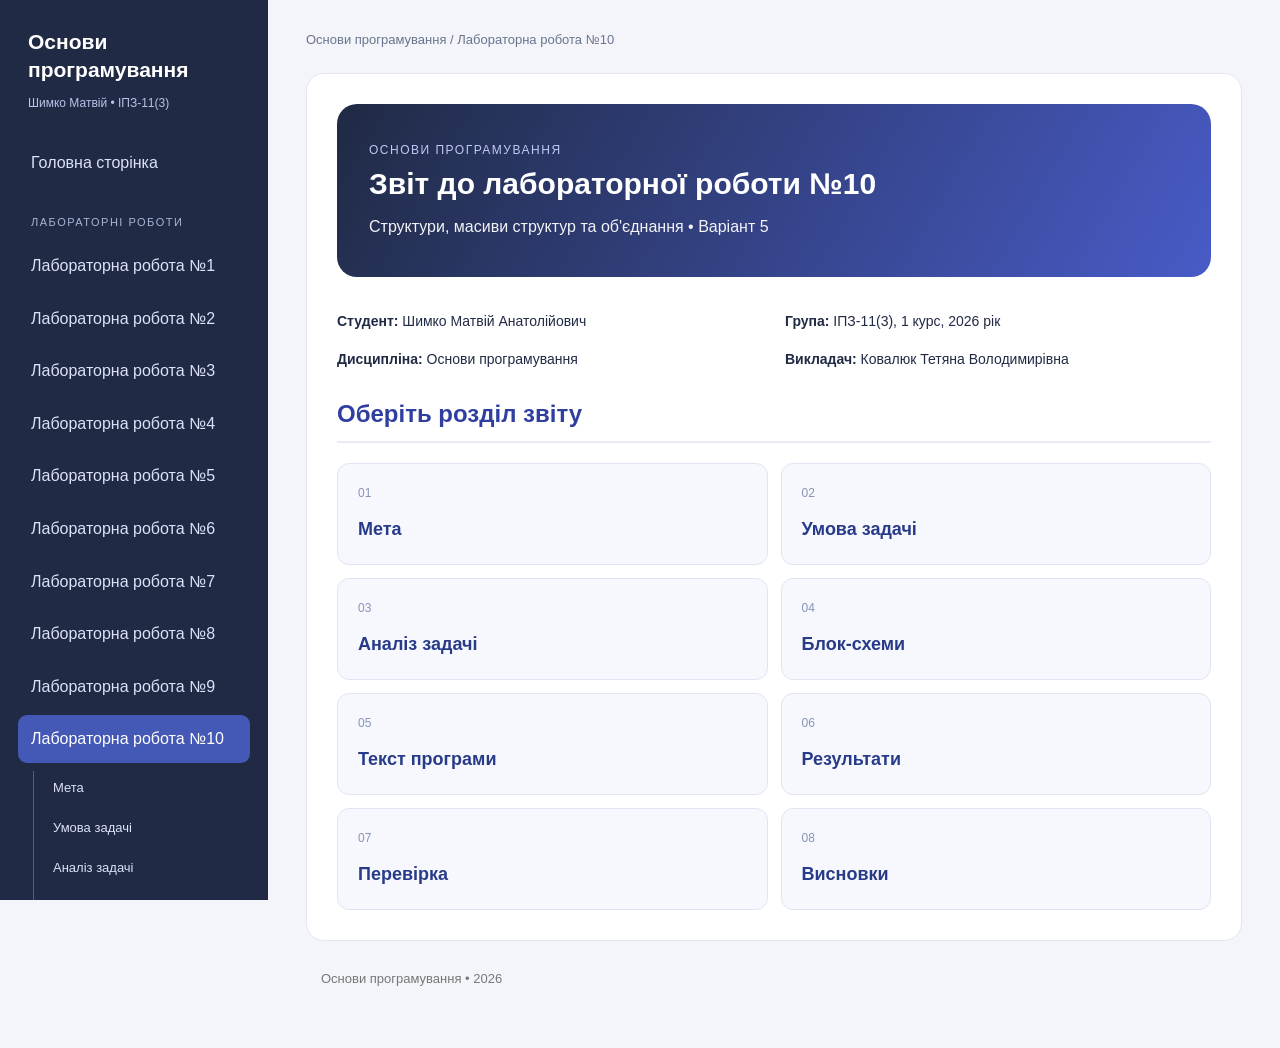
<file: lab10/index.html>
<!doctype html>
<html lang="uk">
<head>
<meta charset="utf-8">
<meta name="viewport" content="width=device-width, initial-scale=1">
<title>Лабораторна №10. Структури, масиви структур та об&#x27;єднання</title>
<link rel="stylesheet" href="../style.css">
</head>
<body data-lab="10">
<a class="skip" href="#content">Перейти до вмісту</a>
<div class="layout">
<aside class="sidebar"><div class="brand">Основи<br>програмування<small>Шимко Матвій • ІПЗ-11(3)</small></div><nav aria-label="Лабораторні роботи"><a href="../index.html">Головна сторінка</a><div class="side-label">ЛАБОРАТОРНІ РОБОТИ</div><a href="../lab01/index.html">Лабораторна робота №1</a><a href="../lab02/index.html">Лабораторна робота №2</a><a href="../lab03/index.html">Лабораторна робота №3</a><a href="../lab04/index.html">Лабораторна робота №4</a><a href="../lab05/index.html">Лабораторна робота №5</a><a href="../lab06/index.html">Лабораторна робота №6</a><a href="../lab07/index.html">Лабораторна робота №7</a><a href="../lab08/index.html">Лабораторна робота №8</a><a href="../lab09/index.html">Лабораторна робота №9</a><a href="../lab10/index.html#top" data-nav="top">Лабораторна робота №10</a><nav class="subnav" aria-label="Розділи звіту"><a href="#goal" data-nav="goal">Мета</a><a href="#task" data-nav="task">Умова задачі</a><a href="#analysis" data-nav="analysis">Аналіз задачі</a><a href="#scheme" data-nav="scheme">Блок-схеми</a><a href="#code" data-nav="code">Текст програми</a><a href="#results" data-nav="results">Результати</a><a href="#check" data-nav="check">Перевірка</a><a href="#conclusion" data-nav="conclusion">Висновки</a></nav><a href="../lab11/index.html">Лабораторна робота №11</a></nav></aside>
<main id="content" class="main">
<p id="crumb" class="crumb"></p>
<section class="page" id="top" tabindex="-1"><header class="hero"><p class="eyebrow">Основи програмування</p><h1>Звіт до лабораторної роботи №10</h1><p>Структури, масиви структур та об'єднання • Варіант 5</p></header><div class="meta"><p><b>Студент:</b> Шимко Матвій Анатолійович</p>
<p><b>Група:</b> ІПЗ-11(3), 1 курс, 2026 рік</p>
<p><b>Дисципліна:</b> Основи програмування</p>
<p><b>Викладач:</b> Ковалюк Тетяна Володимирівна</p></div><h2>Оберіть розділ звіту</h2><div class="menu-grid"><a class="menu-card" href="#goal"><span class="num">01</span><b>Мета</b></a><a class="menu-card" href="#task"><span class="num">02</span><b>Умова задачі</b></a><a class="menu-card" href="#analysis"><span class="num">03</span><b>Аналіз задачі</b></a><a class="menu-card" href="#scheme"><span class="num">04</span><b>Блок-схеми</b></a><a class="menu-card" href="#code"><span class="num">05</span><b>Текст програми</b></a><a class="menu-card" href="#results"><span class="num">06</span><b>Результати</b></a><a class="menu-card" href="#check"><span class="num">07</span><b>Перевірка</b></a><a class="menu-card" href="#conclusion"><span class="num">08</span><b>Висновки</b></a></div></section>
<section class="page" id="goal" tabindex="-1"><p class="eyebrow">Лабораторна робота №10 / 01 з 08</p><h2>1. Мета роботи</h2>
<div class="card"><ul>
<li>Вивчити особливості типу даних "структура" і масивів структур.</li>
<li>Опанувати передачу структур у функції, повернення структур із функцій та доступ до полів через покажчик.</li>
<li>Навчитися розробляти програми з меню, які виконують пошук у масиві структур за ключами, заданими з клавіатури.</li>
</ul></div>
<div class="page-footer"><a href="#top">← До розділів</a><a href="#top">Усі розділи</a><a href="#task">Умова задачі →</a></div></section>
<section class="page" id="task" tabindex="-1"><p class="eyebrow">Лабораторна робота №10 / 02 з 08</p><h2>2. Умова задачі</h2>
<div class="task">
<h3>Варіант 5</h3>
<p>Варіант 5 (у таблиці 25 варіантів, 30 - 25 = 5).</p>
<p>Створити масив структур. Кожна структура складається з таких елементів: місто, інститут,
факультет, список спеціальностей, план прийому на перший курс. Реалізувати запити, визначивши:</p>
<ul>
<li>список спеціальностей, що містять у своїй назві слова "комп'ютерний" або "автоматизований";</li>
<li>факультети й інститути, де є задана спеціальність;</li>
<li>факультет, інститут і місто, де на вказану користувачем спеціальність виділено найбільше місць.</li>
</ul>
<p>Результати запитів вивести у вигляді таблиць.</p>
<p>Вимоги до програми:</p>
<ul>
<li>програма повинна мати меню команд, виконання яких здійснювати через виклики функцій;</li>
<li>кожна функція має визначати окрему обмежену дію: створення масиву структур, виведення
масиву структур, пошук і виведення результатів запитів;</li>
<li>застосування покажчиків на масив структур та окремі структури схвалюється;</li>
<li>створення масиву структур здійснювати через введення з клавіатури або генерацію рядків і
чисел за допомогою генератора псевдовипадкових чисел;</li>
<li>створений масив структур обов'язково вивести на екран у табличній формі, заголовок таблиці
має відповідати переліку полів структури;</li>
<li>пошук по масиву структур здійснювати, задаючи ключі пошуку з клавіатури;</li>
<li>результати запитів виводити в табличній формі: заголовок таблиці виводиться один раз, далі
виводяться дані результату пошуку;</li>
<li>бібліотеку стандартних шаблонів STL використовувати заборонено, дозволено функції
заголовних файлів string.h, ctype.h, stdlib.h.</li>
</ul>
</div>
<div class="page-footer"><a href="#goal">← Мета</a><a href="#top">Усі розділи</a><a href="#analysis">Аналіз задачі →</a></div></section>
<section class="page" id="analysis" tabindex="-1"><p class="eyebrow">Лабораторна робота №10 / 03 з 08</p><h2>3. Аналіз задачі</h2>
<div class="task">
<h3>Варіант 5</h3>
<p>Для розв'язання задачі потрібен масив записів про факультети. На кожну спеціальність
виділено свій план прийому, тому спеціальність зберігається в окремій структурі
<code>Specialty</code> з полями <code>name</code> і <code>plan</code>. Структура
<code>Faculty</code> містить місто, інститут, факультет, масив до 3 спеціальностей та їх
кількість. Усі записи лежать у глобальному масиві <code>records</code>, їх може бути до 10.</p>
<p>Програма виводить текст англійською, тому назви в записах теж англійські. Слову
"комп'ютерний" відповідає Computer, а слову "автоматизований" відповідає Automated.</p>
<p>Масив можна ввести з клавіатури або згенерувати. Функції <code>inputRecord</code> і
<code>generateRecord</code> заповнюють один запис і повертають його як структуру. Під час
генерації місто, інститут і факультет вибираються через <code>rand()</code> зі сталих списків.
Спеціальності беруться поспіль зі списку з 4 назв, починаючи з випадкової, тому в одному записі
вони не повторюються. План є випадковим числом від 1 до 500.</p>
<p>Кожен рядок таблиці показує запис з однією спеціальністю. Запис із трьома спеціальностями
займає три рядки з однаковим номером. Рядок виводить функція <code>printRow</code>, яка отримує
запис через покажчик. У запитах заголовок таблиці виводиться один раз.</p>
<p>Запит 1 шукає спеціальності, у назві яких є хоча б одне з двох слів. Обидва слова вводяться з
клавіатури. Для умови варіанта беруться Computer і Automated. Шукає їх функція
<code>strstr</code>. У запитах 2 і 3 <code>strcmp</code> порівнює всю назву. Запит 3 проходить
масив двічі: спочатку знаходить найбільший план, потім виводить рядки з таким планом.
Якщо такий план є в кількох записах, виводяться всі. Великі й малі літери розрізняються, тому ключ
треба вводити так, як назву записано в даних.</p>
<p>Числа вводяться через функцію <code>inputNumber</code>. Якщо введено літери або число поза
межами, <code>cin.fail()</code> показує помилку, і введення повторюється. Функція
<code>inputText</code> так само повторює порожній або задовгий рядок. Номер, якого
немає в меню, обробляє <code>default</code> в операторі <code>switch</code>. Пункти 3-6 не
працюють, поки масив порожній: програма виводить повідомлення. Якщо запит нічого не знайшов, після
заголовка виводиться Nothing found.</p>
<p class="tcap">Таблиця 1 - Функції програми</p>
<div class="table-scroll"><table>
<tr><th>Функція</th><th>Призначення</th></tr>
<tr><td><code>main</code></td><td>виклик основних кроків програми</td></tr>
<tr><td><code>welcome</code></td><td>виведення даних про автора та умови задачі</td></tr>
<tr><td><code>runMenu</code></td><td>меню і виклик вибраної дії</td></tr>
<tr><td><code>inputNumber</code></td><td>введення цілого числа із заданих меж</td></tr>
<tr><td><code>inputText</code></td><td>введення непорожнього рядка заданої довжини</td></tr>
<tr><td><code>inputRecord</code></td><td>введення одного запису, повертає структуру</td></tr>
<tr><td><code>generateRecord</code></td><td>створення випадкового запису, повертає структуру</td></tr>
<tr><td><code>createArray</code></td><td>створення масиву з клавіатури або генерацією</td></tr>
<tr><td><code>printRow</code></td><td>виведення рядка таблиці, запис передається через покажчик</td></tr>
<tr><td><code>printArray</code></td><td>виведення масиву таблицею</td></tr>
<tr><td><code>findByWords</code></td><td>запит 1: спеціальності за двома словами</td></tr>
<tr><td><code>findBySpecialty</code></td><td>запит 2: факультети й інститути із заданою спеціальністю</td></tr>
<tr><td><code>findMaxPlan</code></td><td>запит 3: найбільший план на задану спеціальність</td></tr>
</table></div>
<p>Джерела: Ковалюк Т.В. Алгоритмізація та програмування, 2024; Ковалюк Т.В., Петрівський В.Я.
Гарний стиль програмування мовами C, C++, C#, 2025; Deitel P., Deitel H. C++ How to Program.</p>
</div>
<div class="page-footer"><a href="#task">← Умова задачі</a><a href="#top">Усі розділи</a><a href="#scheme">Блок-схеми →</a></div></section>
<section class="page" id="scheme" tabindex="-1"><p class="eyebrow">Лабораторна робота №10 / 04 з 08</p><h2>4. Блок-схеми алгоритмів</h2>
<div class="task">
<h3>Варіант 5</h3>
<figure class="fc"><a href="img/task1-fc-welcome.svg"><img src="img/task1-fc-welcome.svg" alt="" loading="lazy"></a><figcaption>Рисунок 1 - Блок-схема функції <code>welcome</code> (виведення даних про автора та умови задачі)</figcaption></figure>
<figure class="fc"><a href="img/task1-fc-inputNumber.svg"><img src="img/task1-fc-inputNumber.svg" alt="" loading="lazy"></a><figcaption>Рисунок 2 - Блок-схема функції <code>inputNumber</code> (введення цілого числа із заданих меж)</figcaption></figure>
<figure class="fc"><a href="img/task1-fc-inputText.svg"><img src="img/task1-fc-inputText.svg" alt="" loading="lazy"></a><figcaption>Рисунок 3 - Блок-схема функції <code>inputText</code> (введення непорожнього рядка)</figcaption></figure>
<figure class="fc"><a href="img/task1-fc-inputRecord.svg"><img src="img/task1-fc-inputRecord.svg" alt="" loading="lazy"></a><figcaption>Рисунок 4 - Блок-схема функції <code>inputRecord</code> (введення одного запису з клавіатури)</figcaption></figure>
<figure class="fc"><a href="img/task1-fc-generateRecord.svg"><img src="img/task1-fc-generateRecord.svg" alt="" loading="lazy"></a><figcaption>Рисунок 5 - Блок-схема функції <code>generateRecord</code> (створення одного випадкового запису)</figcaption></figure>
<figure class="fc"><a href="img/task1-fc-printRow.svg"><img src="img/task1-fc-printRow.svg" alt="" loading="lazy"></a><figcaption>Рисунок 6 - Блок-схема функції <code>printRow</code> (виведення рядка таблиці)</figcaption></figure>
<figure class="fc"><a href="img/task1-fc-printArray.svg"><img src="img/task1-fc-printArray.svg" alt="" loading="lazy"></a><figcaption>Рисунок 7 - Блок-схема функції <code>printArray</code> (виведення масиву таблицею)</figcaption></figure>
<figure class="fc"><a href="img/task1-fc-createArray.svg"><img src="img/task1-fc-createArray.svg" alt="" loading="lazy"></a><figcaption>Рисунок 8 - Блок-схема функції <code>createArray</code> (створення масиву і його виведення)</figcaption></figure>
<figure class="fc"><a href="img/task1-fc-findByWords.svg"><img src="img/task1-fc-findByWords.svg" alt="" loading="lazy"></a><figcaption>Рисунок 9 - Блок-схема функції <code>findByWords</code> (запит 1: спеціальності за двома словами)</figcaption></figure>
<figure class="fc"><a href="img/task1-fc-findBySpecialty.svg"><img src="img/task1-fc-findBySpecialty.svg" alt="" loading="lazy"></a><figcaption>Рисунок 10 - Блок-схема функції <code>findBySpecialty</code> (запит 2: факультети й інститути зі спеціальністю)</figcaption></figure>
<figure class="fc"><a href="img/task1-fc-findMaxPlan.svg"><img src="img/task1-fc-findMaxPlan.svg" alt="" loading="lazy"></a><figcaption>Рисунок 11 - Блок-схема функції <code>findMaxPlan</code> (запит 3: найбільший план на спеціальність)</figcaption></figure>
<figure class="fc"><a href="img/task1-fc-runMenu.svg"><img src="img/task1-fc-runMenu.svg" alt="" loading="lazy"></a><figcaption>Рисунок 12 - Блок-схема функції <code>runMenu</code> (меню програми)</figcaption></figure>
<figure class="fc"><a href="img/task1-fc-main.svg"><img src="img/task1-fc-main.svg" alt="" loading="lazy"></a><figcaption>Рисунок 13 - Блок-схема функції <code>main</code> (головна функція)</figcaption></figure>
</div>
<div class="page-footer"><a href="#analysis">← Аналіз задачі</a><a href="#top">Усі розділи</a><a href="#code">Текст програми →</a></div></section>
<section class="page" id="code" tabindex="-1"><p class="eyebrow">Лабораторна робота №10 / 05 з 08</p><h2>5. Текст програми</h2>
<div class="task">
<h3>Варіант 5</h3>
<p class="file">Файл <a href="task1.cpp" download>task1.cpp</a></p>
<pre><code><span class="cm">/////////////////////////////////////////////////////////////////////</span>
<span class="cm">// Ім&#x27;я файлу: task1.cpp</span>
<span class="cm">// Автор: Шимко Матвій, гр. ІПЗ-11(3)</span>
<span class="cm">// Номер версії модуля: version 2</span>
<span class="cm">// Запланована ціль: лабораторна робота №10, варіант 5.</span>
<span class="cm">//                   Створити масив структур про факультети інститутів</span>
<span class="cm">//                   і виконати запити за спеціальностями.</span>
<span class="cm">/////////////////////////////////////////////////////////////////////</span>

<span class="pp">#include &lt;cstdlib&gt;</span>
<span class="pp">#include &lt;cstring&gt;</span>
<span class="pp">#include &lt;ctime&gt;</span>
<span class="pp">#include &lt;iomanip&gt;</span>
<span class="pp">#include &lt;iostream&gt;</span>
<span class="kw">using</span> <span class="kw">namespace</span> std;

<span class="cm">//=========== константи</span>
<span class="kw">const</span> <span class="kw">int</span> MAX_RECORDS = <span class="nm">10</span>;    <span class="cm">// найбільша кількість записів масиву</span>
<span class="kw">const</span> <span class="kw">int</span> MAX_SPECIALTIES = <span class="nm">3</span>; <span class="cm">// найбільша кількість спеціальностей у записі</span>
<span class="kw">const</span> <span class="kw">int</span> CITY_LENGTH = <span class="nm">15</span>;    <span class="cm">// довжини рядків разом із символом кінця рядка,</span>
<span class="kw">const</span> <span class="kw">int</span> INSTITUTE_LENGTH = <span class="nm">22</span>; <span class="cm">// вони ж ширини колонок таблиці</span>
<span class="kw">const</span> <span class="kw">int</span> FACULTY_LENGTH = <span class="nm">22</span>;
<span class="kw">const</span> <span class="kw">int</span> SPECIALTY_LENGTH = <span class="nm">27</span>;
<span class="kw">const</span> <span class="kw">int</span> NUMBER_WIDTH = <span class="nm">4</span>; <span class="cm">// ширина колонки з номером</span>
<span class="kw">const</span> <span class="kw">int</span> MAX_PLAN = <span class="nm">500</span>;   <span class="cm">// найбільший план прийому на спеціальність</span>
<span class="kw">const</span> <span class="kw">int</span> CITY_TOTAL = <span class="nm">3</span>;   <span class="cm">// кількість назв для генерації</span>
<span class="kw">const</span> <span class="kw">int</span> INSTITUTE_TOTAL = <span class="nm">2</span>;
<span class="kw">const</span> <span class="kw">int</span> FACULTY_TOTAL = <span class="nm">2</span>;
<span class="kw">const</span> <span class="kw">int</span> SPECIALTY_TOTAL = <span class="nm">4</span>;

<span class="cm">// назви, з яких генератор випадкових чисел складає записи</span>
<span class="kw">const</span> <span class="kw">char</span> CITIES[CITY_TOTAL][CITY_LENGTH] = {<span class="st">&quot;Kyiv&quot;</span>, <span class="st">&quot;Lviv&quot;</span>, <span class="st">&quot;Odesa&quot;</span>};
<span class="kw">const</span> <span class="kw">char</span> INSTITUTES[INSTITUTE_TOTAL][INSTITUTE_LENGTH] = {
    <span class="st">&quot;Polytechnic Institute&quot;</span>, <span class="st">&quot;State University&quot;</span>};
<span class="kw">const</span> <span class="kw">char</span> FACULTIES[FACULTY_TOTAL][FACULTY_LENGTH] = {<span class="st">&quot;Informatics&quot;</span>,
                                                       <span class="st">&quot;Cybernetics&quot;</span>};
<span class="kw">const</span> <span class="kw">char</span> SPECIALTIES[SPECIALTY_TOTAL][SPECIALTY_LENGTH] = {
    <span class="st">&quot;Computer Science&quot;</span>, <span class="st">&quot;Software Engineering&quot;</span>, <span class="st">&quot;Computer Engineering&quot;</span>,
    <span class="st">&quot;Automated Control Systems&quot;</span>};

<span class="cm">// заголовок таблиці, колонки відповідають ширинам вище</span>
<span class="kw">const</span> <span class="kw">char</span> TABLE_HEADER[] = <span class="st">&quot;No  City           Institute             &quot;</span>
                            <span class="st">&quot;Faculty               Specialty                  &quot;</span>
                            <span class="st">&quot;Plan&quot;</span>;

<span class="cm">//=========== структури</span>
<span class="kw">struct</span> Specialty <span class="cm">// спеціальність зі своїм планом прийому</span>
{
    <span class="kw">char</span> name[SPECIALTY_LENGTH]; <span class="cm">// назва спеціальності</span>
    <span class="kw">int</span> plan;                    <span class="cm">// план прийому на перший курс</span>
};

<span class="kw">struct</span> Faculty <span class="cm">// один запис масиву</span>
{
    <span class="kw">char</span> city[CITY_LENGTH];                 <span class="cm">// місто</span>
    <span class="kw">char</span> institute[INSTITUTE_LENGTH];       <span class="cm">// інститут</span>
    <span class="kw">char</span> name[FACULTY_LENGTH];              <span class="cm">// факультет</span>
    Specialty specialties[MAX_SPECIALTIES]; <span class="cm">// список спеціальностей</span>
    <span class="kw">int</span> specialtyCount;                     <span class="cm">// кількість спеціальностей</span>
};

<span class="cm">//=========== глобальні змінні</span>
Faculty records[MAX_RECORDS] = {}; <span class="cm">// масив структур</span>
<span class="kw">int</span> recordCount = <span class="nm">0</span>;               <span class="cm">// кількість записів у масиві</span>

<span class="cm">/*
 * Функція виводить дані про автора та умову задачі
 * Параметри: немає
 * Значення, що повертаються: немає
 */</span>
<span class="kw">void</span> welcome()
{
    cout &lt;&lt; <span class="st">&quot;Lab work 10. Variant 5.&quot;</span> &lt;&lt; endl;
    cout &lt;&lt; <span class="st">&quot;Author: Matvii Shimko, group IPZ-11(3)&quot;</span> &lt;&lt; endl &lt;&lt; endl;

    cout
        &lt;&lt; <span class="st">&quot;Array of structures: city, institute, faculty, list of specialties,&quot;</span>
        &lt;&lt; endl;
    cout &lt;&lt; <span class="st">&quot;admission plan to the first year (Plan in the tables).&quot;</span> &lt;&lt; endl;
}

<span class="cm">/*
 * Функція вводить ціле число із заданих меж. Якщо введено не число
 * або число поза межами, введення повторюється
 * Параметри: minValue, maxValue - межі числа
 * Значення, що повертаються: введене число
 */</span>
<span class="kw">int</span> inputNumber(<span class="kw">int</span> minValue, <span class="kw">int</span> maxValue)
{
    <span class="kw">int</span> number = <span class="nm">0</span>;

    cin &gt;&gt; number;
    <span class="kw">while</span> (cin.fail() || number &lt; minValue || number &gt; maxValue)
    {
        cin.clear();            <span class="cm">// скинути помилку введення</span>
        cin.ignore(<span class="nm">1000</span>, <span class="st">&#x27;\n&#x27;</span>); <span class="cm">// і пропустити неправильний рядок</span>
        cout &lt;&lt; <span class="st">&quot;Error! Enter a number from &quot;</span> &lt;&lt; minValue &lt;&lt; <span class="st">&quot; to &quot;</span> &lt;&lt; maxValue
             &lt;&lt; <span class="st">&quot;: &quot;</span>;
        cin &gt;&gt; number;
    }
    cin.ignore(<span class="nm">1000</span>, <span class="st">&#x27;\n&#x27;</span>); <span class="cm">// прибрати кінець рядка перед cin.getline</span>

    <span class="kw">return</span> number;
}

<span class="cm">/*
 * Функція вводить непорожній рядок. Якщо рядок порожній або задовгий,
 * введення повторюється
 * Параметри: text - куди записати рядок; maxLength - розмір масиву text
 * Значення, що повертаються: немає
 */</span>
<span class="kw">void</span> inputText(<span class="kw">char</span>* text, <span class="kw">int</span> maxLength)
{
    cin.getline(text, maxLength);
    <span class="kw">while</span> (cin.fail() || strlen(text) == <span class="nm">0</span>)
    {
        <span class="kw">if</span> (cin.fail())
        {
            cin.clear();            <span class="cm">// скинути помилку введення</span>
            cin.ignore(<span class="nm">1000</span>, <span class="st">&#x27;\n&#x27;</span>); <span class="cm">// і пропустити залишок рядка</span>
        }
        cout &lt;&lt; <span class="st">&quot;Error! Enter text, maximum length is &quot;</span> &lt;&lt; maxLength - <span class="nm">1</span>
             &lt;&lt; <span class="st">&quot;: &quot;</span>;
        cin.getline(text, maxLength);
    }
}

<span class="cm">/*
 * Функція вводить з клавіатури один запис
 * Параметри: немає
 * Значення, що повертаються: заповнена структура
 */</span>
Faculty inputRecord()
{
    Faculty record = {};

    cout &lt;&lt; <span class="st">&quot;Enter city: &quot;</span>;
    inputText(record.city, CITY_LENGTH);
    cout &lt;&lt; <span class="st">&quot;Enter institute: &quot;</span>;
    inputText(record.institute, INSTITUTE_LENGTH);
    cout &lt;&lt; <span class="st">&quot;Enter faculty: &quot;</span>;
    inputText(record.name, FACULTY_LENGTH);

    cout &lt;&lt; <span class="st">&quot;Enter number of specialties (from 1 to &quot;</span> &lt;&lt; MAX_SPECIALTIES
         &lt;&lt; <span class="st">&quot;): &quot;</span>;
    record.specialtyCount = inputNumber(<span class="nm">1</span>, MAX_SPECIALTIES);
    <span class="kw">for</span> (<span class="kw">int</span> i = <span class="nm">0</span>; i &lt; record.specialtyCount; i++)
    {
        cout &lt;&lt; <span class="st">&quot;Enter specialty &quot;</span> &lt;&lt; i + <span class="nm">1</span> &lt;&lt; <span class="st">&quot;: &quot;</span>;
        inputText(record.specialties[i].name, SPECIALTY_LENGTH);
        cout &lt;&lt; <span class="st">&quot;Enter plan (from 1 to &quot;</span> &lt;&lt; MAX_PLAN &lt;&lt; <span class="st">&quot;): &quot;</span>;
        record.specialties[i].plan = inputNumber(<span class="nm">1</span>, MAX_PLAN);
    }

    <span class="kw">return</span> record;
}

<span class="cm">/*
 * Функція складає один запис із випадкових назв і чисел. Спеціальності
 * беруться зі списку поспіль, тому в записі вони не повторюються
 * Параметри: немає
 * Значення, що повертаються: заповнена структура
 */</span>
Faculty generateRecord()
{
    Faculty record = {};
    <span class="kw">int</span> firstIndex = rand() % SPECIALTY_TOTAL; <span class="cm">// перша спеціальність запису</span>

    strcpy(record.city, CITIES[rand() % CITY_TOTAL]);
    strcpy(record.institute, INSTITUTES[rand() % INSTITUTE_TOTAL]);
    strcpy(record.name, FACULTIES[rand() % FACULTY_TOTAL]);

    record.specialtyCount = MAX_SPECIALTIES;
    <span class="kw">for</span> (<span class="kw">int</span> i = <span class="nm">0</span>; i &lt; record.specialtyCount; i++)
    {
        strcpy(record.specialties[i].name,
               SPECIALTIES[(firstIndex + i) % SPECIALTY_TOTAL]);
        record.specialties[i].plan = <span class="nm">1</span> + rand() % MAX_PLAN;
    }

    <span class="kw">return</span> record;
}

<span class="cm">/*
 * Функція виводить рядок таблиці: запис з однією його спеціальністю
 * Параметри: record - покажчик на запис; index - номер спеціальності;
 *            number - номер у таблиці
 * Значення, що повертаються: немає
 */</span>
<span class="kw">void</span> printRow(Faculty* record, <span class="kw">int</span> index, <span class="kw">int</span> number)
{
    cout &lt;&lt; left &lt;&lt; setw(NUMBER_WIDTH) &lt;&lt; number &lt;&lt; setw(CITY_LENGTH)
         &lt;&lt; record-&gt;city &lt;&lt; setw(INSTITUTE_LENGTH) &lt;&lt; record-&gt;institute
         &lt;&lt; setw(FACULTY_LENGTH) &lt;&lt; record-&gt;name &lt;&lt; setw(SPECIALTY_LENGTH)
         &lt;&lt; record-&gt;specialties[index].name &lt;&lt; record-&gt;specialties[index].plan
         &lt;&lt; endl;
}

<span class="cm">/*
 * Функція виводить масив структур таблицею
 * Параметри: немає
 * Значення, що повертаються: немає
 */</span>
<span class="kw">void</span> printArray()
{
    cout &lt;&lt; endl &lt;&lt; TABLE_HEADER &lt;&lt; endl;
    <span class="kw">for</span> (<span class="kw">int</span> i = <span class="nm">0</span>; i &lt; recordCount; i++)
    {
        <span class="kw">for</span> (<span class="kw">int</span> j = <span class="nm">0</span>; j &lt; records[i].specialtyCount; j++)
        {
            printRow(&amp;records[i], j, i + <span class="nm">1</span>);
        }
    }
}

<span class="cm">/*
 * Функція створює масив і виводить його таблицею
 * Параметри: isRandom - true для генерації, false для введення з клавіатури
 * Значення, що повертаються: немає
 */</span>
<span class="kw">void</span> createArray(<span class="kw">bool</span> isRandom)
{
    cout &lt;&lt; <span class="st">&quot;Enter number of records (from 1 to &quot;</span> &lt;&lt; MAX_RECORDS &lt;&lt; <span class="st">&quot;): &quot;</span>;
    recordCount = inputNumber(<span class="nm">1</span>, MAX_RECORDS);

    <span class="kw">for</span> (<span class="kw">int</span> i = <span class="nm">0</span>; i &lt; recordCount; i++)
    {
        <span class="kw">if</span> (isRandom)
        {
            records[i] = generateRecord();
        }
        <span class="kw">else</span>
        {
            cout &lt;&lt; <span class="st">&quot;Record &quot;</span> &lt;&lt; i + <span class="nm">1</span> &lt;&lt; endl;
            records[i] = inputRecord();
        }
    }

    printArray();
}

<span class="cm">/*
 * Функція виводить спеціальності, у назвах яких є хоча б одне
 * з двох слів, заданих з клавіатури
 * Параметри: немає
 * Значення, що повертаються: немає
 */</span>
<span class="kw">void</span> findByWords()
{
    <span class="kw">char</span> firstWord[SPECIALTY_LENGTH] = <span class="st">&quot;&quot;</span>;
    <span class="kw">char</span> secondWord[SPECIALTY_LENGTH] = <span class="st">&quot;&quot;</span>;
    <span class="kw">int</span> count = <span class="nm">0</span>; <span class="cm">// кількість знайдених рядків</span>

    cout &lt;&lt; <span class="st">&quot;Enter first word: &quot;</span>;
    inputText(firstWord, SPECIALTY_LENGTH);
    cout &lt;&lt; <span class="st">&quot;Enter second word: &quot;</span>;
    inputText(secondWord, SPECIALTY_LENGTH);

    cout &lt;&lt; endl &lt;&lt; TABLE_HEADER &lt;&lt; endl;
    <span class="kw">for</span> (<span class="kw">int</span> i = <span class="nm">0</span>; i &lt; recordCount; i++)
    {
        <span class="kw">for</span> (<span class="kw">int</span> j = <span class="nm">0</span>; j &lt; records[i].specialtyCount; j++)
        {
            <span class="kw">if</span> (strstr(records[i].specialties[j].name, firstWord) != NULL
                || strstr(records[i].specialties[j].name, secondWord) != NULL)
            {
                count++;
                printRow(&amp;records[i], j, count);
            }
        }
    }

    <span class="kw">if</span> (count == <span class="nm">0</span>)
    {
        cout &lt;&lt; <span class="st">&quot;Nothing found.&quot;</span> &lt;&lt; endl;
    }
}

<span class="cm">/*
 * Функція виводить факультети й інститути, де є задана спеціальність
 * Параметри: немає
 * Значення, що повертаються: немає
 */</span>
<span class="kw">void</span> findBySpecialty()
{
    <span class="kw">char</span> specialty[SPECIALTY_LENGTH] = <span class="st">&quot;&quot;</span>;
    <span class="kw">int</span> count = <span class="nm">0</span>; <span class="cm">// кількість знайдених рядків</span>

    cout &lt;&lt; <span class="st">&quot;Enter specialty: &quot;</span>;
    inputText(specialty, SPECIALTY_LENGTH);

    cout &lt;&lt; endl &lt;&lt; TABLE_HEADER &lt;&lt; endl;
    <span class="kw">for</span> (<span class="kw">int</span> i = <span class="nm">0</span>; i &lt; recordCount; i++)
    {
        <span class="kw">for</span> (<span class="kw">int</span> j = <span class="nm">0</span>; j &lt; records[i].specialtyCount; j++)
        {
            <span class="kw">if</span> (strcmp(records[i].specialties[j].name, specialty) == <span class="nm">0</span>)
            {
                count++;
                printRow(&amp;records[i], j, count);
            }
        }
    }

    <span class="kw">if</span> (count == <span class="nm">0</span>)
    {
        cout &lt;&lt; <span class="st">&quot;Nothing found.&quot;</span> &lt;&lt; endl;
    }
}

<span class="cm">/*
 * Функція знаходить найбільший план на задану спеціальність і виводить
 * факультет, інститут і місто. Якщо такий план є в кількох записах,
 * виводяться всі
 * Параметри: немає
 * Значення, що повертаються: немає
 */</span>
<span class="kw">void</span> findMaxPlan()
{
    <span class="kw">char</span> specialty[SPECIALTY_LENGTH] = <span class="st">&quot;&quot;</span>;
    <span class="kw">int</span> maxPlan = <span class="nm">0</span>; <span class="cm">// найбільший план на спеціальність</span>
    <span class="kw">int</span> count = <span class="nm">0</span>;   <span class="cm">// кількість знайдених рядків</span>

    cout &lt;&lt; <span class="st">&quot;Enter specialty: &quot;</span>;
    inputText(specialty, SPECIALTY_LENGTH);

    <span class="kw">for</span> (<span class="kw">int</span> i = <span class="nm">0</span>; i &lt; recordCount; i++)
    {
        <span class="kw">for</span> (<span class="kw">int</span> j = <span class="nm">0</span>; j &lt; records[i].specialtyCount; j++)
        {
            <span class="kw">if</span> (strcmp(records[i].specialties[j].name, specialty) == <span class="nm">0</span>
                &amp;&amp; records[i].specialties[j].plan &gt; maxPlan)
            {
                maxPlan = records[i].specialties[j].plan;
            }
        }
    }

    cout &lt;&lt; endl &lt;&lt; TABLE_HEADER &lt;&lt; endl;
    <span class="kw">for</span> (<span class="kw">int</span> i = <span class="nm">0</span>; i &lt; recordCount; i++)
    {
        <span class="kw">for</span> (<span class="kw">int</span> j = <span class="nm">0</span>; j &lt; records[i].specialtyCount; j++)
        {
            <span class="kw">if</span> (strcmp(records[i].specialties[j].name, specialty) == <span class="nm">0</span>
                &amp;&amp; records[i].specialties[j].plan == maxPlan)
            {
                count++;
                printRow(&amp;records[i], j, count);
            }
        }
    }

    <span class="kw">if</span> (count == <span class="nm">0</span>)
    {
        cout &lt;&lt; <span class="st">&quot;Nothing found.&quot;</span> &lt;&lt; endl;
    }
}

<span class="cm">/*
 * Функція виводить меню і викликає вибрану дію, поки не вибрано вихід
 * Параметри: немає
 * Значення, що повертаються: немає
 */</span>
<span class="kw">void</span> runMenu()
{
    <span class="kw">int</span> choice = -<span class="nm">1</span>;

    srand(time(NULL));
    <span class="kw">while</span> (choice != <span class="nm">0</span>)
    {
        cout &lt;&lt; endl &lt;&lt; <span class="st">&quot;Menu&quot;</span> &lt;&lt; endl;
        cout &lt;&lt; <span class="st">&quot;1 - create array from keyboard&quot;</span> &lt;&lt; endl;
        cout &lt;&lt; <span class="st">&quot;2 - generate random array&quot;</span> &lt;&lt; endl;
        cout &lt;&lt; <span class="st">&quot;3 - print array&quot;</span> &lt;&lt; endl;
        cout &lt;&lt; <span class="st">&quot;4 - find specialties by two words&quot;</span> &lt;&lt; endl;
        cout &lt;&lt; <span class="st">&quot;5 - find faculties and institutes with a specialty&quot;</span> &lt;&lt; endl;
        cout &lt;&lt; <span class="st">&quot;6 - find the largest plan for a specialty&quot;</span> &lt;&lt; endl;
        cout &lt;&lt; <span class="st">&quot;0 - exit&quot;</span> &lt;&lt; endl;
        cout &lt;&lt; <span class="st">&quot;Enter menu item: &quot;</span>;
        cin &gt;&gt; choice;
        <span class="kw">while</span> (cin.fail())
        {
            cin.clear();            <span class="cm">// скинути помилку введення</span>
            cin.ignore(<span class="nm">1000</span>, <span class="st">&#x27;\n&#x27;</span>); <span class="cm">// і пропустити неправильний рядок</span>
            cout &lt;&lt; <span class="st">&quot;Error! Enter a number: &quot;</span>;
            cin &gt;&gt; choice;
        }
        cin.ignore(<span class="nm">1000</span>, <span class="st">&#x27;\n&#x27;</span>); <span class="cm">// прибрати кінець рядка перед cin.getline</span>

        <span class="kw">if</span> (recordCount == <span class="nm">0</span> &amp;&amp; choice &gt;= <span class="nm">3</span> &amp;&amp; choice &lt;= <span class="nm">6</span>)
        {
            cout &lt;&lt; <span class="st">&quot;Error! The array is empty. Create it first.&quot;</span> &lt;&lt; endl;
        }
        <span class="kw">else</span>
        {
            <span class="kw">switch</span> (choice)
            {
                <span class="kw">case</span> <span class="nm">1</span> : createArray(<span class="kw">false</span>); <span class="kw">break</span>;
                <span class="kw">case</span> <span class="nm">2</span> : createArray(<span class="kw">true</span>); <span class="kw">break</span>;
                <span class="kw">case</span> <span class="nm">3</span> : printArray(); <span class="kw">break</span>;
                <span class="kw">case</span> <span class="nm">4</span> : findByWords(); <span class="kw">break</span>;
                <span class="kw">case</span> <span class="nm">5</span> : findBySpecialty(); <span class="kw">break</span>;
                <span class="kw">case</span> <span class="nm">6</span> : findMaxPlan(); <span class="kw">break</span>;
                <span class="kw">case</span> <span class="nm">0</span> : cout &lt;&lt; <span class="st">&quot;The program is finished.&quot;</span> &lt;&lt; endl; <span class="kw">break</span>;
                <span class="kw">default</span> : cout &lt;&lt; <span class="st">&quot;Error! There is no such menu item.&quot;</span> &lt;&lt; endl;
            }
        }
    }
}

<span class="kw">int</span> main()
{
    welcome();
    runMenu();
    <span class="kw">return</span> <span class="nm">0</span>;
}
</code></pre>
</div>
<div class="page-footer"><a href="#scheme">← Блок-схеми</a><a href="#top">Усі розділи</a><a href="#results">Результати →</a></div></section>
<section class="page" id="results" tabindex="-1"><p class="eyebrow">Лабораторна робота №10 / 06 з 08</p><h2>6. Результати виконання роботи</h2>
<div class="task">
<h3>Варіант 5</h3>
<div class="result">
<p>Перший рисунок показує створення масиву з клавіатури і всі три запити. На другому масив
згенеровано, тому його значення змінюються від запуску до запуску. Останні два рисунки
показують обробку некоректних даних, випадок, коли нічого не знайдено, і вплив регістру
літер на пошук.</p>
<figure class="shot"><a href="img/task1-run-1.png"><img src="img/task1-run-1.png" alt="" width="878" loading="lazy"></a><figcaption>Рисунок 14 - Створення масиву з клавіатури і три запити: слова Computer і Automated, спеціальність Computer Science; найбільший план 150 є у двох записах</figcaption></figure>
<figure class="shot"><a href="img/task1-run-2.png"><img src="img/task1-run-2.png" alt="" width="878" loading="lazy"></a><figcaption>Рисунок 15 - Генерація масиву з 5 записів, виведення масиву і запити до випадкових даних</figcaption></figure>
<figure class="shot"><a href="img/task1-run-3.png"><img src="img/task1-run-3.png" alt="" width="878" loading="lazy"></a><figcaption>Рисунок 16 - Некоректне введення: літери замість числа, неіснуючий пункт меню, запити до порожнього масиву, порожній і задовгий рядок, числа поза межами</figcaption></figure>
<figure class="shot"><a href="img/task1-run-4.png"><img src="img/task1-run-4.png" alt="" width="878" loading="lazy"></a><figcaption>Рисунок 17 - Спеціальності, якої немає в масиві, і регістр літер: назва, введена малими літерами, не знаходиться</figcaption></figure>
</div>
</div>
<div class="page-footer"><a href="#code">← Текст програми</a><a href="#top">Усі розділи</a><a href="#check">Перевірка →</a></div></section>
<section class="page" id="check" tabindex="-1"><p class="eyebrow">Лабораторна робота №10 / 07 з 08</p><h2>7. Аналіз достовірності результатів</h2>
<div class="task">
<h3>Контрольний приклад</h3>
<p>Запити перевірено вручну на масиві з трьох записів. Результат кожного запиту спочатку
визначено за таблицею вхідних даних, а потім порівняно з тим, що вивела програма. Останні шість
рядків другої таблиці взято з окремого запуску, де в масиві один запис: Kharkiv, State University,
Applied Sciences, Applied Mathematics, план 70.</p>
<p class="tcap">Таблиця 2 - Вхідні дані контрольного прикладу</p>
<div class="table-scroll"><table>
<tr><th>Запис</th><th>Місто, інститут, факультет</th><th>Спеціальності та план</th></tr>
<tr><td>1</td><td>Kyiv, Polytechnic Institute, Informatics</td><td>Computer Science 120; Software Engineering 90; Automated Control Systems 60</td></tr>
<tr><td>2</td><td>Lviv, Polytechnic Institute, Cybernetics</td><td>Computer Science 150; Automated Design Systems 40</td></tr>
<tr><td>3</td><td>Odesa, National Academy, Automation</td><td>Computer Engineering 80; Computer Science 150</td></tr>
</table></div>
<p class="tcap">Таблиця 3 - Ручна перевірка запитів</p>
<div class="table-scroll"><table>
<tr><th>Запит і ключ</th><th>Очікуваний результат</th><th>Результат програми</th></tr>
<tr><td>Запит 1: Computer, Automated</td><td>усі 7 спеціальностей, крім Software Engineering, тобто 6 рядків</td><td>6 рядків, Software Engineering немає</td></tr>
<tr><td>Запит 2: Computer Science</td><td>3 рядки: Informatics, Cybernetics, Automation</td><td>3 рядки, збігається</td></tr>
<tr><td>Запит 3: Computer Science</td><td>max(120, 150, 150) = 150, два рядки: Cybernetics у Lviv, Automation в Odesa</td><td>два рядки з планом 150, збігається</td></tr>
<tr><td>Запит 1: Biology, Chemistry</td><td>нічого не знайдено</td><td>Nothing found.</td></tr>
<tr><td>Запит 1: Mathematics, Automated</td><td>Applied Mathematics</td><td>Applied Mathematics, план 70</td></tr>
<tr><td>Запит 2: Applied Mathematics</td><td>1 рядок: Applied Sciences, State University</td><td>1 рядок, збігається</td></tr>
<tr><td>Запит 2: applied mathematics</td><td>нічого не знайдено, регістр має значення</td><td>Nothing found.</td></tr>
<tr><td>Запит 2 і 3: Biology</td><td>такої спеціальності немає</td><td>Nothing found.</td></tr>
<tr><td>Запит 3: Applied Mathematics</td><td>єдиний план 70</td><td>1 рядок, план 70</td></tr>
</table></div>
</div>

<div class="task">
<h3>Некоректні дані і випадковий масив</h3>
<p class="tcap">Таблиця 4 - Перевірка обробки некоректних даних</p>
<div class="table-scroll"><table>
<tr><th>Вхід</th><th>Очікувана реакція</th><th>Результат програми</th></tr>
<tr><td>меню: abc</td><td>повторити введення</td><td>Error! Enter a number</td></tr>
<tr><td>меню: 7</td><td>такого пункту немає</td><td>Error! There is no such menu item.</td></tr>
<tr><td>пункти 3, 4, 5, 6 до створення масиву</td><td>масив порожній</td><td>Error! The array is empty. Create it first.</td></tr>
<tr><td>кількість записів 0, abc</td><td>повторити введення</td><td>Error! Enter a number from 1 to 10</td></tr>
<tr><td>порожнє місто; місто з 24 символів</td><td>повторити введення</td><td>Error! Enter text, maximum length is 14</td></tr>
<tr><td>кількість спеціальностей 4</td><td>повторити введення</td><td>Error! Enter a number from 1 to 3</td></tr>
<tr><td>план 0, 501</td><td>повторити введення</td><td>Error! Enter a number from 1 to 500</td></tr>
</table></div>
<p>Результати для випадкового масиву можна перевірити за таблицею на тому самому рисунку. У
запиті 1 є всі рядки зі словами Computer і Automated, у запиті 2 усі рядки Computer Science, а
запит 3 показує найбільший план цієї спеціальності. Спеціальності в одному записі не
повторюються, плани лежать у межах від 1 до 500.</p>
</div>
<div class="page-footer"><a href="#results">← Результати</a><a href="#top">Усі розділи</a><a href="#conclusion">Висновки →</a></div></section>
<section class="page" id="conclusion" tabindex="-1"><p class="eyebrow">Лабораторна робота №10 / 08 з 08</p><h2>8. Висновки</h2>
<div class="card">
<p>У ході лабораторної роботи розглянуто структури і масиви структур. Розроблено програму з меню,
яка створює масив з клавіатури або генератором випадкових чисел, виводить його таблицею і виконує
три запити за спеціальностями. Функції введення і генерації повертають структуру, а
<code>printRow</code> отримує запис через покажчик.</p>
<p>Результати запитів знайдено вручну на контрольному прикладі, вони збіглися з виведенням
програми. Пошук розрізняє великі й малі літери, тому ключі треба вводити так, як назви записані в
даних.</p>
</div>
<div class="page-footer"><a href="#check">← Перевірка</a><a href="#top">Усі розділи</a><a href="#top">До розділів →</a></div></section>
<p class="footer">Основи програмування • 2026</p>
</main>
</div>
<script src="../site.js"></script>
</body>
</html>
</file>
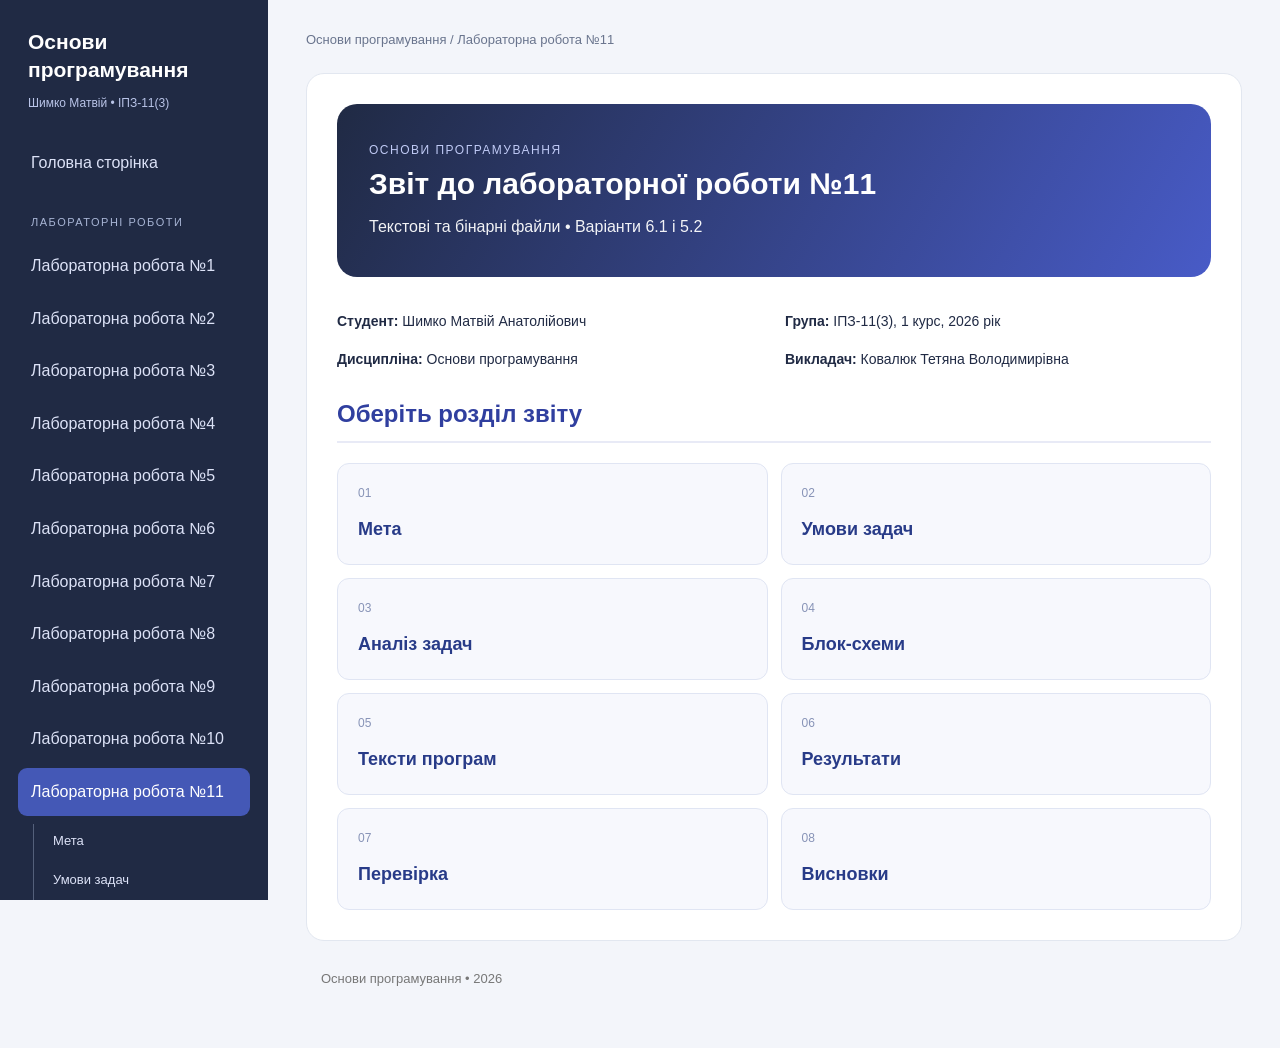
<file: lab11/index.html>
<!doctype html>
<html lang="uk">
<head>
<meta charset="utf-8">
<meta name="viewport" content="width=device-width, initial-scale=1">
<title>Лабораторна №11. Текстові та бінарні файли</title>
<link rel="stylesheet" href="../style.css">
</head>
<body data-lab="11">
<a class="skip" href="#content">Перейти до вмісту</a>
<div class="layout">
<aside class="sidebar"><div class="brand">Основи<br>програмування<small>Шимко Матвій • ІПЗ-11(3)</small></div><nav aria-label="Лабораторні роботи"><a href="../index.html">Головна сторінка</a><div class="side-label">ЛАБОРАТОРНІ РОБОТИ</div><a href="../lab01/index.html">Лабораторна робота №1</a><a href="../lab02/index.html">Лабораторна робота №2</a><a href="../lab03/index.html">Лабораторна робота №3</a><a href="../lab04/index.html">Лабораторна робота №4</a><a href="../lab05/index.html">Лабораторна робота №5</a><a href="../lab06/index.html">Лабораторна робота №6</a><a href="../lab07/index.html">Лабораторна робота №7</a><a href="../lab08/index.html">Лабораторна робота №8</a><a href="../lab09/index.html">Лабораторна робота №9</a><a href="../lab10/index.html">Лабораторна робота №10</a><a href="../lab11/index.html#top" data-nav="top">Лабораторна робота №11</a><nav class="subnav" aria-label="Розділи звіту"><a href="#goal" data-nav="goal">Мета</a><a href="#task" data-nav="task">Умови задач</a><a href="#analysis" data-nav="analysis">Аналіз задач</a><a href="#scheme" data-nav="scheme">Блок-схеми</a><a href="#code" data-nav="code">Тексти програм</a><a href="#results" data-nav="results">Результати</a><a href="#check" data-nav="check">Перевірка</a><a href="#conclusion" data-nav="conclusion">Висновки</a></nav></nav></aside>
<main id="content" class="main">
<p id="crumb" class="crumb"></p>
<section class="page" id="top" tabindex="-1"><header class="hero"><p class="eyebrow">Основи програмування</p><h1>Звіт до лабораторної роботи №11</h1><p>Текстові та бінарні файли • Варіанти 6.1 і 5.2</p></header><div class="meta"><p><b>Студент:</b> Шимко Матвій Анатолійович</p>
<p><b>Група:</b> ІПЗ-11(3), 1 курс, 2026 рік</p>
<p><b>Дисципліна:</b> Основи програмування</p>
<p><b>Викладач:</b> Ковалюк Тетяна Володимирівна</p></div><h2>Оберіть розділ звіту</h2><div class="menu-grid"><a class="menu-card" href="#goal"><span class="num">01</span><b>Мета</b></a><a class="menu-card" href="#task"><span class="num">02</span><b>Умови задач</b></a><a class="menu-card" href="#analysis"><span class="num">03</span><b>Аналіз задач</b></a><a class="menu-card" href="#scheme"><span class="num">04</span><b>Блок-схеми</b></a><a class="menu-card" href="#code"><span class="num">05</span><b>Тексти програм</b></a><a class="menu-card" href="#results"><span class="num">06</span><b>Результати</b></a><a class="menu-card" href="#check"><span class="num">07</span><b>Перевірка</b></a><a class="menu-card" href="#conclusion"><span class="num">08</span><b>Висновки</b></a></div></section>
<section class="page" id="goal" tabindex="-1"><p class="eyebrow">Лабораторна робота №11 / 01 з 08</p><h2>1. Мета роботи</h2>
<div class="card"><ul>
<li>Вивчити особливості використання текстових і бінарних файлів.</li>
<li>Навчитися застосовувати текстові та бінарні файли в програмуванні.</li>
</ul></div>
<div class="page-footer"><a href="#top">← До розділів</a><a href="#top">Усі розділи</a><a href="#task">Умови задач →</a></div></section>
<section class="page" id="task" tabindex="-1"><p class="eyebrow">Лабораторна робота №11 / 02 з 08</p><h2>2. Умови задач</h2>
<div class="task">
<h3>Завдання 1 - варіант 6.1</h3>
<p>Варіант 6 (у таблиці 24 варіанти, 30 - 24 = 6).</p>
<p>Увести рядки з клавіатури і записати їх у текстовий файл. Визначити:</p>
<ul>
<li>кількість рядків файла;</li>
<li>максимальну довжину рядка;</li>
<li>кількість порожніх рядків;</li>
<li>рядок, що починається та завершується заданими користувачем символами.</li>
</ul>
<p>Отримані значення записати у новий текстовий файл.</p>
<p>Вимоги до завдання 1:</p>
<ul>
<li>код складається з функцій, основна програма викликає їх залежно від вибору команд меню;</li>
<li>меню команд виконує окремі операції з обробки файлу;</li>
<li>програма створює текстовий файл шляхом введення даних з клавіатури і виводить вміст файлу
на екран;</li>
<li>у кожній функції відкривати вхідні файли та закривати вихідні;</li>
<li>обробку рядків здійснювати в окремих функціях, використовувати тільки бібліотеку string.h;</li>
<li>STL, методи класу string й ітератори використовувати заборонено.</li>
</ul>
</div>

<div class="task">
<h3>Завдання 2 - варіант 5.2</h3>
<p>Завдання 2 продовжує програму лабораторної роботи №10, а вона виконана за варіантом 5
(у таблиці 25 варіантів, 30 - 25 = 5). Тому тут варіант 5.2.</p>
<p>Створити масив структур. Кожна структура складається з таких елементів: місто, інститут,
факультет, список спеціальностей, план прийому на перший курс. Створений масив структур
записати до бінарного файла. Виконати такі операції з бінарним файлом:</p>
<ul>
<li>доповнити бінарний файл новими записами;</li>
<li>замінити вибраний користувачем запис у бінарному файлі на новий, значення полів якого
ввести з клавіатури;</li>
<li>видалити з бінарного файлу вибраний користувачем запис.</li>
</ul>
<p>Здійснити пошук у бінарному файлі та вивести у вигляді таблиць:</p>
<ul>
<li>список спеціальностей, що містять у своїй назві слова "комп'ютерний" або "автоматизований";</li>
<li>факультети й інститути, де є задана спеціальність;</li>
<li>факультет, інститут і місто, де на вказану користувачем спеціальність виділено найбільше місць.</li>
</ul>
<p>Вимоги до завдання 2:</p>
<ul>
<li>створений масив структур записати до бінарного файлу;</li>
<li>надрукувати масив структур у вигляді таблиці, зчитавши дані з бінарного файлу;</li>
<li>результати запитів записати до нового бінарного файлу і вивести на екран;</li>
<li>розробити функції додавання нових даних, видалення даних і заміни значень у бінарному
файлі на вимогу користувача.</li>
</ul>
</div>
<div class="page-footer"><a href="#goal">← Мета</a><a href="#top">Усі розділи</a><a href="#analysis">Аналіз задач →</a></div></section>
<section class="page" id="analysis" tabindex="-1"><p class="eyebrow">Лабораторна робота №11 / 03 з 08</p><h2>3. Аналіз задач</h2>
<div class="task">
<h3>Завдання 1 - варіант 6.1</h3>
<p>У цьому завданні файли обробляються класами потоків <code>ifstream</code> і
<code>ofstream</code>. Рядки зберігаються у файлі lines.txt, результати у файлі result.txt.</p>
<p>Спочатку вводиться кількість рядків від 1 до 20, потім самі рядки через
<code>cin.getline</code>. Кількість потрібна, бо рядок може бути порожнім. Рядок, довший за 255
символів, програма просить увести ще раз.</p>
<p>Кожну характеристику рахує окрема функція, яка сама відкриває файл, читає його по рядках і
закриває. Довжина рядка визначається через <code>strlen</code>. Функція <code>processFile</code>
записує ці значення у файл результатів, а потім переглядає файл ще раз і дописує рядки, які
починаються і завершуються заданими символами. Таких рядків може бути кілька, тому записуються всі
та їх кількість. Символи порівнюються з урахуванням регістру.</p>
<p>Якщо файлу немає, програма виводить повідомлення, і дія не виконується. Порожній файл теж не
обробляється. Літери замість числа й число поза межами обробляються через <code>cin.fail()</code>,
введення повторюється. Номер, якого немає в меню, обробляє <code>default</code>.</p>
<p class="tcap">Таблиця 1 - Функції програми завдання 1</p>
<div class="table-scroll"><table>
<tr><th>Функція</th><th>Призначення</th></tr>
<tr><td><code>main</code></td><td>виклик основних кроків програми</td></tr>
<tr><td><code>welcome</code></td><td>виведення даних про автора та умови задачі</td></tr>
<tr><td><code>runMenu</code></td><td>меню і виклик вибраної дії</td></tr>
<tr><td><code>createFile</code></td><td>запис рядків з клавіатури в текстовий файл</td></tr>
<tr><td><code>showFile</code></td><td>виведення вмісту файлу на екран</td></tr>
<tr><td><code>countLines</code></td><td>кількість рядків файлу</td></tr>
<tr><td><code>findMaxLength</code></td><td>максимальна довжина рядка</td></tr>
<tr><td><code>countEmptyLines</code></td><td>кількість порожніх рядків</td></tr>
<tr><td><code>isMatchingLine</code></td><td>перевірка першого й останнього символів рядка</td></tr>
<tr><td><code>processFile</code></td><td>введення символів і запис усіх значень у новий файл</td></tr>
</table></div>
</div>

<div class="task">
<h3>Завдання 2 - варіант 5.2</h3>
<p>Завдання 2 продовжує лабораторну роботу №10: структури <code>Specialty</code> і
<code>Faculty</code>, створення масиву і таблиця лишилися такими самими. Файли обробляються
функціями stdio.h: записи лежать у faculties.dat, результати запитів у results.dat. Рядки в
записі є масивами символів, тому всі записи мають однаковий розмір 160 байтів
(<code>sizeof(Faculty)</code>), і файл можна читати та змінювати цілими записами.</p>
<p>Пункт меню 4 записує весь масив у файл у режимі <code>"wb"</code>, старий вміст файлу зникає.
Пункт 5 читає записи з файлу і виводить таблицю, тому дані зберігаються між запусками програми.</p>
<p>Функція <code>appendRecords</code> відкриває файл у режимі <code>"ab"</code>, і нові записи
стають у кінець. Функція <code>replaceRecord</code> відкриває його в режимі <code>"r+b"</code>,
через <code>fseek</code> переходить на зміщення (номер - 1) · 160 байтів і пише новий запис поверх
старого. Запис не можна просто прибрати з файлу, тому <code>deleteRecord</code> переписує всі
записи, крім вибраного, у тимчасовий файл temp.dat, видаляє старий файл і дає тимчасовому його
ім'я.</p>
<p>Кількість записів рахує <code>countRecords</code> за розміром файлу. Номер запису для заміни
й видалення вводиться від 1 до цієї кількості.</p>
<p>Запити читають дані з файлу. Кожен знайдений рядок записується в results.dat як запис
<code>Faculty</code> з однією спеціальністю, а потім цей файл друкує функція
<code>printFile</code>. Запит 3 проходить файл двічі: спочатку шукає найбільший план, потім
<code>fseek</code> повертає покажчик на початок, і в результат потрапляють рядки з таким планом.
Ключі вводяться з клавіатури, великі й малі літери розрізняються.</p>
<p>Числа й рядки перевіряються так само, як у лабораторній роботі №10. Якщо файлу для читання
немає (покажчик дорівнює <code>NULL</code>), програма виводить повідомлення, і дія не
виконується.</p>
<p class="tcap">Таблиця 2 - Функції програми завдання 2, яких не було в лабораторній роботі №10</p>
<div class="table-scroll"><table>
<tr><th>Функція</th><th>Призначення</th></tr>
<tr><td><code>writeArray</code></td><td>запис масиву в бінарний файл</td></tr>
<tr><td><code>printFile</code></td><td>читання бінарного файлу і виведення таблиці</td></tr>
<tr><td><code>countRecords</code></td><td>кількість записів за розміром файлу</td></tr>
<tr><td><code>appendRecords</code></td><td>додавання записів у кінець файлу</td></tr>
<tr><td><code>replaceRecord</code></td><td>заміна вибраного запису новим</td></tr>
<tr><td><code>deleteRecord</code></td><td>видалення вибраного запису</td></tr>
</table></div>
<p>Функції <code>findByWords</code>, <code>findBySpecialty</code> і <code>findMaxPlan</code>
тепер читають файл і записують результат у новий бінарний файл. У меню додано нові пункти. Решта
функцій працює так само, як у лабораторній роботі №10.</p>
<p>Джерела: Ковалюк Т.В. Алгоритмізація та програмування, 2024; Ковалюк Т.В., Петрівський В.Я.
Гарний стиль програмування мовами C, C++, C#, 2025; Deitel P., Deitel H. C++ How to Program.</p>
</div>
<div class="page-footer"><a href="#task">← Умови задач</a><a href="#top">Усі розділи</a><a href="#scheme">Блок-схеми →</a></div></section>
<section class="page" id="scheme" tabindex="-1"><p class="eyebrow">Лабораторна робота №11 / 04 з 08</p><h2>4. Блок-схеми алгоритмів</h2>
<div class="task">
<h3>Завдання 1 - варіант 6.1</h3>
<figure class="fc"><a href="img/task1-fc-welcome.svg"><img src="img/task1-fc-welcome.svg" alt="" loading="lazy"></a><figcaption>Рисунок 1 - Блок-схема функції <code>welcome</code> (виведення даних про автора та умови задачі)</figcaption></figure>
<figure class="fc"><a href="img/task1-fc-createFile.svg"><img src="img/task1-fc-createFile.svg" alt="" loading="lazy"></a><figcaption>Рисунок 2 - Блок-схема функції <code>createFile</code> (створення текстового файлу з клавіатури)</figcaption></figure>
<figure class="fc"><a href="img/task1-fc-showFile.svg"><img src="img/task1-fc-showFile.svg" alt="" loading="lazy"></a><figcaption>Рисунок 3 - Блок-схема функції <code>showFile</code> (виведення вмісту файлу на екран)</figcaption></figure>
<figure class="fc"><a href="img/task1-fc-countLines.svg"><img src="img/task1-fc-countLines.svg" alt="" loading="lazy"></a><figcaption>Рисунок 4 - Блок-схема функції <code>countLines</code> (підрахунок рядків файлу)</figcaption></figure>
<figure class="fc"><a href="img/task1-fc-findMaxLength.svg"><img src="img/task1-fc-findMaxLength.svg" alt="" loading="lazy"></a><figcaption>Рисунок 5 - Блок-схема функції <code>findMaxLength</code> (пошук максимальної довжини рядка)</figcaption></figure>
<figure class="fc"><a href="img/task1-fc-countEmptyLines.svg"><img src="img/task1-fc-countEmptyLines.svg" alt="" loading="lazy"></a><figcaption>Рисунок 6 - Блок-схема функції <code>countEmptyLines</code> (підрахунок порожніх рядків)</figcaption></figure>
<figure class="fc"><a href="img/task1-fc-isMatchingLine.svg"><img src="img/task1-fc-isMatchingLine.svg" alt="" loading="lazy"></a><figcaption>Рисунок 7 - Блок-схема функції <code>isMatchingLine</code> (перевірка першого й останнього символів рядка)</figcaption></figure>
<figure class="fc"><a href="img/task1-fc-processFile.svg"><img src="img/task1-fc-processFile.svg" alt="" loading="lazy"></a><figcaption>Рисунок 8 - Блок-схема функції <code>processFile</code> (обробка файлу і запис результатів у новий файл)</figcaption></figure>
<figure class="fc"><a href="img/task1-fc-runMenu.svg"><img src="img/task1-fc-runMenu.svg" alt="" loading="lazy"></a><figcaption>Рисунок 9 - Блок-схема функції <code>runMenu</code> (меню програми)</figcaption></figure>
<figure class="fc"><a href="img/task1-fc-main.svg"><img src="img/task1-fc-main.svg" alt="" loading="lazy"></a><figcaption>Рисунок 10 - Блок-схема функції <code>main</code> (головна функція)</figcaption></figure>
</div>

<div class="task">
<h3>Завдання 2 - варіант 5.2</h3>
<figure class="fc"><a href="img/task2-fc-welcome.svg"><img src="img/task2-fc-welcome.svg" alt="" loading="lazy"></a><figcaption>Рисунок 11 - Блок-схема функції <code>welcome</code> (виведення даних про автора та умови задачі)</figcaption></figure>
<figure class="fc"><a href="img/task2-fc-inputNumber.svg"><img src="img/task2-fc-inputNumber.svg" alt="" loading="lazy"></a><figcaption>Рисунок 12 - Блок-схема функції <code>inputNumber</code> (введення цілого числа із заданих меж)</figcaption></figure>
<figure class="fc"><a href="img/task2-fc-inputText.svg"><img src="img/task2-fc-inputText.svg" alt="" loading="lazy"></a><figcaption>Рисунок 13 - Блок-схема функції <code>inputText</code> (введення непорожнього рядка)</figcaption></figure>
<figure class="fc"><a href="img/task2-fc-inputRecord.svg"><img src="img/task2-fc-inputRecord.svg" alt="" loading="lazy"></a><figcaption>Рисунок 14 - Блок-схема функції <code>inputRecord</code> (введення одного запису з клавіатури)</figcaption></figure>
<figure class="fc"><a href="img/task2-fc-generateRecord.svg"><img src="img/task2-fc-generateRecord.svg" alt="" loading="lazy"></a><figcaption>Рисунок 15 - Блок-схема функції <code>generateRecord</code> (створення одного випадкового запису)</figcaption></figure>
<figure class="fc"><a href="img/task2-fc-printRow.svg"><img src="img/task2-fc-printRow.svg" alt="" loading="lazy"></a><figcaption>Рисунок 16 - Блок-схема функції <code>printRow</code> (виведення рядка таблиці)</figcaption></figure>
<figure class="fc"><a href="img/task2-fc-printArray.svg"><img src="img/task2-fc-printArray.svg" alt="" loading="lazy"></a><figcaption>Рисунок 17 - Блок-схема функції <code>printArray</code> (виведення масиву таблицею)</figcaption></figure>
<figure class="fc"><a href="img/task2-fc-createArray.svg"><img src="img/task2-fc-createArray.svg" alt="" loading="lazy"></a><figcaption>Рисунок 18 - Блок-схема функції <code>createArray</code> (створення масиву і його виведення)</figcaption></figure>
<figure class="fc"><a href="img/task2-fc-writeArray.svg"><img src="img/task2-fc-writeArray.svg" alt="" loading="lazy"></a><figcaption>Рисунок 19 - Блок-схема функції <code>writeArray</code> (запис масиву в бінарний файл)</figcaption></figure>
<figure class="fc"><a href="img/task2-fc-printFile.svg"><img src="img/task2-fc-printFile.svg" alt="" loading="lazy"></a><figcaption>Рисунок 20 - Блок-схема функції <code>printFile</code> (виведення записів бінарного файлу таблицею)</figcaption></figure>
<figure class="fc"><a href="img/task2-fc-countRecords.svg"><img src="img/task2-fc-countRecords.svg" alt="" loading="lazy"></a><figcaption>Рисунок 21 - Блок-схема функції <code>countRecords</code> (підрахунок записів файлу)</figcaption></figure>
<figure class="fc"><a href="img/task2-fc-appendRecords.svg"><img src="img/task2-fc-appendRecords.svg" alt="" loading="lazy"></a><figcaption>Рисунок 22 - Блок-схема функції <code>appendRecords</code> (додавання записів у кінець файлу)</figcaption></figure>
<figure class="fc"><a href="img/task2-fc-replaceRecord.svg"><img src="img/task2-fc-replaceRecord.svg" alt="" loading="lazy"></a><figcaption>Рисунок 23 - Блок-схема функції <code>replaceRecord</code> (заміна вибраного запису файлу)</figcaption></figure>
<figure class="fc"><a href="img/task2-fc-deleteRecord.svg"><img src="img/task2-fc-deleteRecord.svg" alt="" loading="lazy"></a><figcaption>Рисунок 24 - Блок-схема функції <code>deleteRecord</code> (видалення вибраного запису файлу)</figcaption></figure>
<figure class="fc"><a href="img/task2-fc-findByWords.svg"><img src="img/task2-fc-findByWords.svg" alt="" loading="lazy"></a><figcaption>Рисунок 25 - Блок-схема функції <code>findByWords</code> (запит 1: спеціальності за двома словами)</figcaption></figure>
<figure class="fc"><a href="img/task2-fc-findBySpecialty.svg"><img src="img/task2-fc-findBySpecialty.svg" alt="" loading="lazy"></a><figcaption>Рисунок 26 - Блок-схема функції <code>findBySpecialty</code> (запит 2: факультети й інститути зі спеціальністю)</figcaption></figure>
<figure class="fc"><a href="img/task2-fc-findMaxPlan.svg"><img src="img/task2-fc-findMaxPlan.svg" alt="" loading="lazy"></a><figcaption>Рисунок 27 - Блок-схема функції <code>findMaxPlan</code> (запит 3: найбільший план на спеціальність)</figcaption></figure>
<figure class="fc"><a href="img/task2-fc-runMenu.svg"><img src="img/task2-fc-runMenu.svg" alt="" loading="lazy"></a><figcaption>Рисунок 28 - Блок-схема функції <code>runMenu</code> (меню програми)</figcaption></figure>
<figure class="fc"><a href="img/task2-fc-main.svg"><img src="img/task2-fc-main.svg" alt="" loading="lazy"></a><figcaption>Рисунок 29 - Блок-схема функції <code>main</code> (головна функція)</figcaption></figure>
</div>
<div class="page-footer"><a href="#analysis">← Аналіз задач</a><a href="#top">Усі розділи</a><a href="#code">Тексти програм →</a></div></section>
<section class="page" id="code" tabindex="-1"><p class="eyebrow">Лабораторна робота №11 / 05 з 08</p><h2>5. Тексти програм</h2>
<div class="task">
<h3>Завдання 1 - варіант 6.1</h3>
<p class="file">Файл <a href="task1.cpp" download>task1.cpp</a></p>
<pre><code><span class="cm">/////////////////////////////////////////////////////////////////////</span>
<span class="cm">// Ім&#x27;я файлу: task1.cpp</span>
<span class="cm">// Автор: Шимко Матвій, гр. ІПЗ-11(3)</span>
<span class="cm">// Номер версії модуля: version 2</span>
<span class="cm">// Запланована ціль: лабораторна робота №11, завдання 1, варіант 6.1.</span>
<span class="cm">//                   Записати рядки з клавіатури у текстовий файл,</span>
<span class="cm">//                   визначити його характеристики і записати їх</span>
<span class="cm">//                   у новий текстовий файл.</span>
<span class="cm">/////////////////////////////////////////////////////////////////////</span>

<span class="pp">#include &lt;cstring&gt;</span>
<span class="pp">#include &lt;fstream&gt;</span>
<span class="pp">#include &lt;iostream&gt;</span>
<span class="kw">using</span> <span class="kw">namespace</span> std;

<span class="cm">//=========== константи</span>
<span class="kw">const</span> <span class="kw">int</span> MAX_LINES = <span class="nm">20</span>;    <span class="cm">// найбільша кількість рядків з клавіатури</span>
<span class="kw">const</span> <span class="kw">int</span> LINE_LENGTH = <span class="nm">256</span>; <span class="cm">// розмір рядка разом із символом кінця рядка</span>
<span class="kw">const</span> <span class="kw">char</span> TEXT_FILE[] = <span class="st">&quot;lines.txt&quot;</span>;    <span class="cm">// текстовий файл</span>
<span class="kw">const</span> <span class="kw">char</span> RESULT_FILE[] = <span class="st">&quot;result.txt&quot;</span>; <span class="cm">// новий файл результатів</span>

<span class="cm">//=========== глобальні змінні</span>
ifstream inputFile;          <span class="cm">// потік для читання файлу</span>
ofstream outputFile;         <span class="cm">// потік для запису файлу</span>
<span class="kw">char</span> line[LINE_LENGTH] = <span class="st">&quot;&quot;</span>; <span class="cm">// поточний рядок</span>

<span class="cm">/*
 * Функція виводить дані про автора та умову задачі
 * Параметри: немає
 * Значення, що повертаються: немає
 */</span>
<span class="kw">void</span> welcome()
{
    cout &lt;&lt; <span class="st">&quot;Lab work 11. Task 1. Variant 6.1.&quot;</span> &lt;&lt; endl;
    cout &lt;&lt; <span class="st">&quot;Author: Matvii Shimko, group IPZ-11(3)&quot;</span> &lt;&lt; endl &lt;&lt; endl;

    cout &lt;&lt; <span class="st">&quot;Write lines from the keyboard to a text file. Find the number of&quot;</span>
         &lt;&lt; endl;
    cout &lt;&lt; <span class="st">&quot;lines, the maximum length, the number of empty lines and the lines&quot;</span>
         &lt;&lt; endl;
    cout &lt;&lt; <span class="st">&quot;with given first and last characters. Write it to a new file.&quot;</span>
         &lt;&lt; endl;
}

<span class="cm">/*
 * Функція вводить рядки з клавіатури і записує їх у текстовий файл.
 * Рядок може бути порожнім
 * Параметри: немає
 * Значення, що повертаються: немає
 */</span>
<span class="kw">void</span> createFile()
{
    <span class="kw">int</span> count = <span class="nm">0</span>; <span class="cm">// кількість рядків</span>

    outputFile.open(TEXT_FILE);
    <span class="kw">if</span> (!outputFile.is_open())
    {
        cout &lt;&lt; <span class="st">&quot;Error! Cannot open file &quot;</span> &lt;&lt; TEXT_FILE &lt;&lt; endl;
    }
    <span class="kw">else</span>
    {
        cout &lt;&lt; <span class="st">&quot;Enter number of lines (from 1 to &quot;</span> &lt;&lt; MAX_LINES &lt;&lt; <span class="st">&quot;): &quot;</span>;
        cin &gt;&gt; count;
        <span class="kw">while</span> (cin.fail() || count &lt; <span class="nm">1</span> || count &gt; MAX_LINES)
        {
            cin.clear();            <span class="cm">// скинути помилку введення</span>
            cin.ignore(<span class="nm">1000</span>, <span class="st">&#x27;\n&#x27;</span>); <span class="cm">// і пропустити неправильний рядок</span>
            cout &lt;&lt; <span class="st">&quot;Error! Enter a number from 1 to &quot;</span> &lt;&lt; MAX_LINES &lt;&lt; <span class="st">&quot;: &quot;</span>;
            cin &gt;&gt; count;
        }
        cin.ignore(<span class="nm">1000</span>, <span class="st">&#x27;\n&#x27;</span>); <span class="cm">// прибрати кінець рядка перед cin.getline</span>

        <span class="kw">for</span> (<span class="kw">int</span> i = <span class="nm">0</span>; i &lt; count; i++)
        {
            cout &lt;&lt; <span class="st">&quot;Enter line &quot;</span> &lt;&lt; i + <span class="nm">1</span> &lt;&lt; <span class="st">&quot;: &quot;</span>;
            cin.getline(line, LINE_LENGTH);
            <span class="kw">while</span> (cin.fail())
            {
                cin.clear();            <span class="cm">// скинути помилку введення</span>
                cin.ignore(<span class="nm">1000</span>, <span class="st">&#x27;\n&#x27;</span>); <span class="cm">// і пропустити залишок рядка</span>
                cout &lt;&lt; <span class="st">&quot;Error! The line is too long. Enter it again: &quot;</span>;
                cin.getline(line, LINE_LENGTH);
            }
            outputFile &lt;&lt; line &lt;&lt; endl;
        }
        outputFile.close();

        cout &lt;&lt; <span class="st">&quot;File &quot;</span> &lt;&lt; TEXT_FILE &lt;&lt; <span class="st">&quot; is created.&quot;</span> &lt;&lt; endl;
    }
}

<span class="cm">/*
 * Функція виводить вміст файлу на екран
 * Параметри: name - ім&#x27;я файлу
 * Значення, що повертаються: немає
 */</span>
<span class="kw">void</span> showFile(<span class="kw">const</span> <span class="kw">char</span> name[])
{
    inputFile.open(name);
    <span class="kw">if</span> (!inputFile.is_open())
    {
        cout &lt;&lt; <span class="st">&quot;Error! File &quot;</span> &lt;&lt; name &lt;&lt; <span class="st">&quot; does not exist.&quot;</span> &lt;&lt; endl;
    }
    <span class="kw">else</span>
    {
        cout &lt;&lt; endl &lt;&lt; <span class="st">&quot;Contents of file &quot;</span> &lt;&lt; name &lt;&lt; <span class="st">&quot;:&quot;</span> &lt;&lt; endl;
        inputFile.getline(line, LINE_LENGTH);
        <span class="kw">while</span> (!inputFile.fail())
        {
            cout &lt;&lt; line &lt;&lt; endl;
            inputFile.getline(line, LINE_LENGTH);
        }
        inputFile.close();
    }
}

<span class="cm">/*
 * Функція рахує рядки текстового файлу. Якщо файлу немає, читання
 * не вдається і кількість лишається 0
 * Параметри: немає
 * Значення, що повертаються: кількість рядків
 */</span>
<span class="kw">int</span> countLines()
{
    <span class="kw">int</span> count = <span class="nm">0</span>;

    inputFile.open(TEXT_FILE);
    inputFile.getline(line, LINE_LENGTH);
    <span class="kw">while</span> (!inputFile.fail())
    {
        count++;
        inputFile.getline(line, LINE_LENGTH);
    }
    inputFile.close();

    <span class="kw">if</span> (count == <span class="nm">0</span>)
    {
        cout &lt;&lt; <span class="st">&quot;Error! File &quot;</span> &lt;&lt; TEXT_FILE &lt;&lt; <span class="st">&quot; does not exist or is empty.&quot;</span>
             &lt;&lt; endl;
    }

    <span class="kw">return</span> count;
}

<span class="cm">/*
 * Функція знаходить максимальну довжину рядка текстового файлу
 * Параметри: немає
 * Значення, що повертаються: максимальна довжина
 */</span>
<span class="kw">int</span> findMaxLength()
{
    <span class="kw">int</span> maxLength = <span class="nm">0</span>;
    <span class="kw">int</span> length = <span class="nm">0</span>;

    inputFile.open(TEXT_FILE);
    inputFile.getline(line, LINE_LENGTH);
    <span class="kw">while</span> (!inputFile.fail())
    {
        length = strlen(line);
        <span class="kw">if</span> (length &gt; maxLength)
        {
            maxLength = length;
        }
        inputFile.getline(line, LINE_LENGTH);
    }
    inputFile.close();

    <span class="kw">return</span> maxLength;
}

<span class="cm">/*
 * Функція рахує порожні рядки текстового файлу
 * Параметри: немає
 * Значення, що повертаються: кількість порожніх рядків
 */</span>
<span class="kw">int</span> countEmptyLines()
{
    <span class="kw">int</span> count = <span class="nm">0</span>;

    inputFile.open(TEXT_FILE);
    inputFile.getline(line, LINE_LENGTH);
    <span class="kw">while</span> (!inputFile.fail())
    {
        <span class="kw">if</span> (strlen(line) == <span class="nm">0</span>)
        {
            count++;
        }
        inputFile.getline(line, LINE_LENGTH);
    }
    inputFile.close();

    <span class="kw">return</span> count;
}

<span class="cm">/*
 * Функція перевіряє, чи починається і чи завершується поточний рядок
 * заданими символами
 * Параметри: first, last - задані символи
 * Значення, що повертаються: true, якщо рядок підходить
 */</span>
<span class="kw">bool</span> isMatchingLine(<span class="kw">char</span> first, <span class="kw">char</span> last)
{
    <span class="kw">bool</span> isMatching = <span class="kw">false</span>;
    <span class="kw">int</span> length = strlen(line);

    <span class="kw">if</span> (length &gt; <span class="nm">0</span>)
    {
        <span class="kw">if</span> (line[<span class="nm">0</span>] == first &amp;&amp; line[length - <span class="nm">1</span>] == last)
        {
            isMatching = <span class="kw">true</span>;
        }
    }

    <span class="kw">return</span> isMatching;
}

<span class="cm">/*
 * Функція вводить задані символи і записує у новий текстовий файл
 * характеристики файлу та рядки, що починаються і завершуються цими
 * символами
 * Параметри: немає
 * Значення, що повертаються: немає
 */</span>
<span class="kw">void</span> processFile()
{
    <span class="kw">char</span> first = <span class="st">&#x27; &#x27;</span>;   <span class="cm">// заданий символ на початку рядка</span>
    <span class="kw">char</span> last = <span class="st">&#x27; &#x27;</span>;    <span class="cm">// заданий символ у кінці рядка</span>
    <span class="kw">int</span> matchCount = <span class="nm">0</span>; <span class="cm">// кількість рядків із заданими символами</span>
    <span class="kw">int</span> lineCount = countLines();

    <span class="kw">if</span> (lineCount &gt; <span class="nm">0</span>)
    {
        outputFile.open(RESULT_FILE);
        <span class="kw">if</span> (!outputFile.is_open())
        {
            cout &lt;&lt; <span class="st">&quot;Error! Cannot open file &quot;</span> &lt;&lt; RESULT_FILE &lt;&lt; endl;
        }
        <span class="kw">else</span>
        {
            cout &lt;&lt; <span class="st">&quot;Enter first character of the line: &quot;</span>;
            cin &gt;&gt; first;
            cout &lt;&lt; <span class="st">&quot;Enter last character of the line: &quot;</span>;
            cin &gt;&gt; last;
            cin.ignore(<span class="nm">1000</span>, <span class="st">&#x27;\n&#x27;</span>); <span class="cm">// пропустити решту рядка</span>

            outputFile &lt;&lt; <span class="st">&quot;Number of lines: &quot;</span> &lt;&lt; lineCount &lt;&lt; endl;
            outputFile &lt;&lt; <span class="st">&quot;Maximum line length: &quot;</span> &lt;&lt; findMaxLength() &lt;&lt; endl;
            outputFile &lt;&lt; <span class="st">&quot;Number of empty lines: &quot;</span> &lt;&lt; countEmptyLines()
                       &lt;&lt; endl;
            outputFile &lt;&lt; <span class="st">&quot;Lines that start with &#x27;&quot;</span> &lt;&lt; first
                       &lt;&lt; <span class="st">&quot;&#x27; and end with &#x27;&quot;</span> &lt;&lt; last &lt;&lt; <span class="st">&quot;&#x27;:&quot;</span> &lt;&lt; endl;

            inputFile.open(TEXT_FILE);
            inputFile.getline(line, LINE_LENGTH);
            <span class="kw">while</span> (!inputFile.fail())
            {
                <span class="kw">if</span> (isMatchingLine(first, last))
                {
                    outputFile &lt;&lt; line &lt;&lt; endl;
                    matchCount++;
                }
                inputFile.getline(line, LINE_LENGTH);
            }
            inputFile.close();

            outputFile &lt;&lt; <span class="st">&quot;Number of such lines: &quot;</span> &lt;&lt; matchCount &lt;&lt; endl;
            outputFile.close();
            cout &lt;&lt; <span class="st">&quot;Results are written to file &quot;</span> &lt;&lt; RESULT_FILE &lt;&lt; endl;
        }
    }
}

<span class="cm">/*
 * Функція виводить меню і викликає вибрану дію, поки не вибрано вихід
 * Параметри: немає
 * Значення, що повертаються: немає
 */</span>
<span class="kw">void</span> runMenu()
{
    <span class="kw">int</span> choice = -<span class="nm">1</span>;

    <span class="kw">while</span> (choice != <span class="nm">0</span>)
    {
        cout &lt;&lt; endl &lt;&lt; <span class="st">&quot;Menu&quot;</span> &lt;&lt; endl;
        cout &lt;&lt; <span class="st">&quot;1 - create text file from keyboard&quot;</span> &lt;&lt; endl;
        cout &lt;&lt; <span class="st">&quot;2 - show text file&quot;</span> &lt;&lt; endl;
        cout &lt;&lt; <span class="st">&quot;3 - process text file and write results&quot;</span> &lt;&lt; endl;
        cout &lt;&lt; <span class="st">&quot;4 - show results file&quot;</span> &lt;&lt; endl;
        cout &lt;&lt; <span class="st">&quot;0 - exit&quot;</span> &lt;&lt; endl;
        cout &lt;&lt; <span class="st">&quot;Enter menu item: &quot;</span>;
        cin &gt;&gt; choice;
        <span class="kw">while</span> (cin.fail())
        {
            cin.clear();            <span class="cm">// скинути помилку введення</span>
            cin.ignore(<span class="nm">1000</span>, <span class="st">&#x27;\n&#x27;</span>); <span class="cm">// і пропустити неправильний рядок</span>
            cout &lt;&lt; <span class="st">&quot;Error! Enter a number: &quot;</span>;
            cin &gt;&gt; choice;
        }
        cin.ignore(<span class="nm">1000</span>, <span class="st">&#x27;\n&#x27;</span>); <span class="cm">// прибрати кінець рядка перед cin.getline</span>

        <span class="kw">switch</span> (choice)
        {
            <span class="kw">case</span> <span class="nm">1</span> : createFile(); <span class="kw">break</span>;
            <span class="kw">case</span> <span class="nm">2</span> : showFile(TEXT_FILE); <span class="kw">break</span>;
            <span class="kw">case</span> <span class="nm">3</span> : processFile(); <span class="kw">break</span>;
            <span class="kw">case</span> <span class="nm">4</span> : showFile(RESULT_FILE); <span class="kw">break</span>;
            <span class="kw">case</span> <span class="nm">0</span> : cout &lt;&lt; <span class="st">&quot;The program is finished.&quot;</span> &lt;&lt; endl; <span class="kw">break</span>;
            <span class="kw">default</span> : cout &lt;&lt; <span class="st">&quot;Error! There is no such menu item.&quot;</span> &lt;&lt; endl;
        }
    }
}

<span class="kw">int</span> main()
{
    welcome();
    runMenu();
    <span class="kw">return</span> <span class="nm">0</span>;
}
</code></pre>
</div>

<div class="task">
<h3>Завдання 2 - варіант 5.2</h3>
<p class="file">Файл <a href="task2.cpp" download>task2.cpp</a></p>
<pre><code><span class="cm">/////////////////////////////////////////////////////////////////////</span>
<span class="cm">// Ім&#x27;я файлу: task2.cpp</span>
<span class="cm">// Автор: Шимко Матвій, гр. ІПЗ-11(3)</span>
<span class="cm">// Номер версії модуля: version 2</span>
<span class="cm">// Запланована ціль: лабораторна робота №11, завдання 2, варіант 5.2.</span>
<span class="cm">//                   Записати масив структур про факультети інститутів</span>
<span class="cm">//                   у бінарний файл, виконати запити за даними файлу,</span>
<span class="cm">//                   додавати, замінювати і видаляти записи файлу.</span>
<span class="cm">/////////////////////////////////////////////////////////////////////</span>

<span class="pp">#include &lt;cstdio&gt;</span>
<span class="pp">#include &lt;cstdlib&gt;</span>
<span class="pp">#include &lt;cstring&gt;</span>
<span class="pp">#include &lt;ctime&gt;</span>
<span class="pp">#include &lt;iomanip&gt;</span>
<span class="pp">#include &lt;iostream&gt;</span>
<span class="kw">using</span> <span class="kw">namespace</span> std;

<span class="cm">//=========== константи</span>
<span class="kw">const</span> <span class="kw">int</span> MAX_RECORDS = <span class="nm">10</span>;    <span class="cm">// найбільша кількість записів масиву</span>
<span class="kw">const</span> <span class="kw">int</span> MAX_SPECIALTIES = <span class="nm">3</span>; <span class="cm">// найбільша кількість спеціальностей у записі</span>
<span class="kw">const</span> <span class="kw">int</span> CITY_LENGTH = <span class="nm">15</span>;    <span class="cm">// довжини рядків разом із символом кінця рядка,</span>
<span class="kw">const</span> <span class="kw">int</span> INSTITUTE_LENGTH = <span class="nm">22</span>; <span class="cm">// вони ж ширини колонок таблиці</span>
<span class="kw">const</span> <span class="kw">int</span> FACULTY_LENGTH = <span class="nm">22</span>;
<span class="kw">const</span> <span class="kw">int</span> SPECIALTY_LENGTH = <span class="nm">27</span>;
<span class="kw">const</span> <span class="kw">int</span> NUMBER_WIDTH = <span class="nm">4</span>; <span class="cm">// ширина колонки з номером</span>
<span class="kw">const</span> <span class="kw">int</span> MAX_PLAN = <span class="nm">500</span>;   <span class="cm">// найбільший план прийому на спеціальність</span>
<span class="kw">const</span> <span class="kw">int</span> CITY_TOTAL = <span class="nm">3</span>;   <span class="cm">// кількість назв для генерації</span>
<span class="kw">const</span> <span class="kw">int</span> INSTITUTE_TOTAL = <span class="nm">2</span>;
<span class="kw">const</span> <span class="kw">int</span> FACULTY_TOTAL = <span class="nm">2</span>;
<span class="kw">const</span> <span class="kw">int</span> SPECIALTY_TOTAL = <span class="nm">4</span>;
<span class="kw">const</span> <span class="kw">char</span> DATA_FILE[] = <span class="st">&quot;faculties.dat&quot;</span>; <span class="cm">// бінарний файл із записами</span>
<span class="kw">const</span> <span class="kw">char</span> RESULT_FILE[] = <span class="st">&quot;results.dat&quot;</span>; <span class="cm">// новий файл результатів запиту</span>
<span class="kw">const</span> <span class="kw">char</span> TEMP_FILE[] = <span class="st">&quot;temp.dat&quot;</span>;      <span class="cm">// тимчасовий файл для видалення</span>

<span class="cm">// назви, з яких генератор випадкових чисел складає записи</span>
<span class="kw">const</span> <span class="kw">char</span> CITIES[CITY_TOTAL][CITY_LENGTH] = {<span class="st">&quot;Kyiv&quot;</span>, <span class="st">&quot;Lviv&quot;</span>, <span class="st">&quot;Odesa&quot;</span>};
<span class="kw">const</span> <span class="kw">char</span> INSTITUTES[INSTITUTE_TOTAL][INSTITUTE_LENGTH] = {
    <span class="st">&quot;Polytechnic Institute&quot;</span>, <span class="st">&quot;State University&quot;</span>};
<span class="kw">const</span> <span class="kw">char</span> FACULTIES[FACULTY_TOTAL][FACULTY_LENGTH] = {<span class="st">&quot;Informatics&quot;</span>,
                                                       <span class="st">&quot;Cybernetics&quot;</span>};
<span class="kw">const</span> <span class="kw">char</span> SPECIALTIES[SPECIALTY_TOTAL][SPECIALTY_LENGTH] = {
    <span class="st">&quot;Computer Science&quot;</span>, <span class="st">&quot;Software Engineering&quot;</span>, <span class="st">&quot;Computer Engineering&quot;</span>,
    <span class="st">&quot;Automated Control Systems&quot;</span>};

<span class="cm">// заголовок таблиці, колонки відповідають ширинам вище</span>
<span class="kw">const</span> <span class="kw">char</span> TABLE_HEADER[] = <span class="st">&quot;No  City           Institute             &quot;</span>
                            <span class="st">&quot;Faculty               Specialty                  &quot;</span>
                            <span class="st">&quot;Plan&quot;</span>;

<span class="cm">//=========== структури</span>
<span class="kw">struct</span> Specialty <span class="cm">// спеціальність зі своїм планом прийому</span>
{
    <span class="kw">char</span> name[SPECIALTY_LENGTH]; <span class="cm">// назва спеціальності</span>
    <span class="kw">int</span> plan;                    <span class="cm">// план прийому на перший курс</span>
};

<span class="kw">struct</span> Faculty <span class="cm">// один запис масиву</span>
{
    <span class="kw">char</span> city[CITY_LENGTH];                 <span class="cm">// місто</span>
    <span class="kw">char</span> institute[INSTITUTE_LENGTH];       <span class="cm">// інститут</span>
    <span class="kw">char</span> name[FACULTY_LENGTH];              <span class="cm">// факультет</span>
    Specialty specialties[MAX_SPECIALTIES]; <span class="cm">// список спеціальностей</span>
    <span class="kw">int</span> specialtyCount;                     <span class="cm">// кількість спеціальностей</span>
};

<span class="cm">//=========== глобальні змінні</span>
Faculty records[MAX_RECORDS] = {}; <span class="cm">// масив структур</span>
<span class="kw">int</span> recordCount = <span class="nm">0</span>;               <span class="cm">// кількість записів у масиві</span>

<span class="cm">/*
 * Функція виводить дані про автора та умову задачі
 * Параметри: немає
 * Значення, що повертаються: немає
 */</span>
<span class="kw">void</span> welcome()
{
    cout &lt;&lt; <span class="st">&quot;Lab work 11. Task 2. Variant 5.2.&quot;</span> &lt;&lt; endl;
    cout &lt;&lt; <span class="st">&quot;Author: Matvii Shimko, group IPZ-11(3)&quot;</span> &lt;&lt; endl &lt;&lt; endl;

    cout
        &lt;&lt; <span class="st">&quot;Array of structures: city, institute, faculty, list of specialties,&quot;</span>
        &lt;&lt; endl;
    cout &lt;&lt; <span class="st">&quot;admission plan to the first year (Plan in the tables).&quot;</span> &lt;&lt; endl;
    cout &lt;&lt; <span class="st">&quot;The array is stored in a binary file, queries read this file.&quot;</span>
         &lt;&lt; endl;
}

<span class="cm">/*
 * Функція вводить ціле число із заданих меж. Якщо введено не число
 * або число поза межами, введення повторюється
 * Параметри: minValue, maxValue - межі числа
 * Значення, що повертаються: введене число
 */</span>
<span class="kw">int</span> inputNumber(<span class="kw">int</span> minValue, <span class="kw">int</span> maxValue)
{
    <span class="kw">int</span> number = <span class="nm">0</span>;

    cin &gt;&gt; number;
    <span class="kw">while</span> (cin.fail() || number &lt; minValue || number &gt; maxValue)
    {
        cin.clear();            <span class="cm">// скинути помилку введення</span>
        cin.ignore(<span class="nm">1000</span>, <span class="st">&#x27;\n&#x27;</span>); <span class="cm">// і пропустити неправильний рядок</span>
        cout &lt;&lt; <span class="st">&quot;Error! Enter a number from &quot;</span> &lt;&lt; minValue &lt;&lt; <span class="st">&quot; to &quot;</span> &lt;&lt; maxValue
             &lt;&lt; <span class="st">&quot;: &quot;</span>;
        cin &gt;&gt; number;
    }
    cin.ignore(<span class="nm">1000</span>, <span class="st">&#x27;\n&#x27;</span>); <span class="cm">// прибрати кінець рядка перед cin.getline</span>

    <span class="kw">return</span> number;
}

<span class="cm">/*
 * Функція вводить непорожній рядок. Якщо рядок порожній або задовгий,
 * введення повторюється
 * Параметри: text - куди записати рядок; maxLength - розмір масиву text
 * Значення, що повертаються: немає
 */</span>
<span class="kw">void</span> inputText(<span class="kw">char</span>* text, <span class="kw">int</span> maxLength)
{
    cin.getline(text, maxLength);
    <span class="kw">while</span> (cin.fail() || strlen(text) == <span class="nm">0</span>)
    {
        <span class="kw">if</span> (cin.fail())
        {
            cin.clear();            <span class="cm">// скинути помилку введення</span>
            cin.ignore(<span class="nm">1000</span>, <span class="st">&#x27;\n&#x27;</span>); <span class="cm">// і пропустити залишок рядка</span>
        }
        cout &lt;&lt; <span class="st">&quot;Error! Enter text, maximum length is &quot;</span> &lt;&lt; maxLength - <span class="nm">1</span>
             &lt;&lt; <span class="st">&quot;: &quot;</span>;
        cin.getline(text, maxLength);
    }
}

<span class="cm">/*
 * Функція вводить з клавіатури один запис
 * Параметри: немає
 * Значення, що повертаються: заповнена структура
 */</span>
Faculty inputRecord()
{
    Faculty record = {};

    cout &lt;&lt; <span class="st">&quot;Enter city: &quot;</span>;
    inputText(record.city, CITY_LENGTH);
    cout &lt;&lt; <span class="st">&quot;Enter institute: &quot;</span>;
    inputText(record.institute, INSTITUTE_LENGTH);
    cout &lt;&lt; <span class="st">&quot;Enter faculty: &quot;</span>;
    inputText(record.name, FACULTY_LENGTH);

    cout &lt;&lt; <span class="st">&quot;Enter number of specialties (from 1 to &quot;</span> &lt;&lt; MAX_SPECIALTIES
         &lt;&lt; <span class="st">&quot;): &quot;</span>;
    record.specialtyCount = inputNumber(<span class="nm">1</span>, MAX_SPECIALTIES);
    <span class="kw">for</span> (<span class="kw">int</span> i = <span class="nm">0</span>; i &lt; record.specialtyCount; i++)
    {
        cout &lt;&lt; <span class="st">&quot;Enter specialty &quot;</span> &lt;&lt; i + <span class="nm">1</span> &lt;&lt; <span class="st">&quot;: &quot;</span>;
        inputText(record.specialties[i].name, SPECIALTY_LENGTH);
        cout &lt;&lt; <span class="st">&quot;Enter plan (from 1 to &quot;</span> &lt;&lt; MAX_PLAN &lt;&lt; <span class="st">&quot;): &quot;</span>;
        record.specialties[i].plan = inputNumber(<span class="nm">1</span>, MAX_PLAN);
    }

    <span class="kw">return</span> record;
}

<span class="cm">/*
 * Функція складає один запис із випадкових назв і чисел. Спеціальності
 * беруться зі списку поспіль, тому в записі вони не повторюються
 * Параметри: немає
 * Значення, що повертаються: заповнена структура
 */</span>
Faculty generateRecord()
{
    Faculty record = {};
    <span class="kw">int</span> firstIndex = rand() % SPECIALTY_TOTAL; <span class="cm">// перша спеціальність запису</span>

    strcpy(record.city, CITIES[rand() % CITY_TOTAL]);
    strcpy(record.institute, INSTITUTES[rand() % INSTITUTE_TOTAL]);
    strcpy(record.name, FACULTIES[rand() % FACULTY_TOTAL]);

    record.specialtyCount = MAX_SPECIALTIES;
    <span class="kw">for</span> (<span class="kw">int</span> i = <span class="nm">0</span>; i &lt; record.specialtyCount; i++)
    {
        strcpy(record.specialties[i].name,
               SPECIALTIES[(firstIndex + i) % SPECIALTY_TOTAL]);
        record.specialties[i].plan = <span class="nm">1</span> + rand() % MAX_PLAN;
    }

    <span class="kw">return</span> record;
}

<span class="cm">/*
 * Функція виводить рядок таблиці: запис з однією його спеціальністю
 * Параметри: record - покажчик на запис; index - номер спеціальності;
 *            number - номер у таблиці
 * Значення, що повертаються: немає
 */</span>
<span class="kw">void</span> printRow(Faculty* record, <span class="kw">int</span> index, <span class="kw">int</span> number)
{
    cout &lt;&lt; left &lt;&lt; setw(NUMBER_WIDTH) &lt;&lt; number &lt;&lt; setw(CITY_LENGTH)
         &lt;&lt; record-&gt;city &lt;&lt; setw(INSTITUTE_LENGTH) &lt;&lt; record-&gt;institute
         &lt;&lt; setw(FACULTY_LENGTH) &lt;&lt; record-&gt;name &lt;&lt; setw(SPECIALTY_LENGTH)
         &lt;&lt; record-&gt;specialties[index].name &lt;&lt; record-&gt;specialties[index].plan
         &lt;&lt; endl;
}

<span class="cm">/*
 * Функція виводить масив структур таблицею
 * Параметри: немає
 * Значення, що повертаються: немає
 */</span>
<span class="kw">void</span> printArray()
{
    cout &lt;&lt; endl &lt;&lt; TABLE_HEADER &lt;&lt; endl;
    <span class="kw">for</span> (<span class="kw">int</span> i = <span class="nm">0</span>; i &lt; recordCount; i++)
    {
        <span class="kw">for</span> (<span class="kw">int</span> j = <span class="nm">0</span>; j &lt; records[i].specialtyCount; j++)
        {
            printRow(&amp;records[i], j, i + <span class="nm">1</span>);
        }
    }
}

<span class="cm">/*
 * Функція створює масив і виводить його таблицею
 * Параметри: isRandom - true для генерації, false для введення з клавіатури
 * Значення, що повертаються: немає
 */</span>
<span class="kw">void</span> createArray(<span class="kw">bool</span> isRandom)
{
    cout &lt;&lt; <span class="st">&quot;Enter number of records (from 1 to &quot;</span> &lt;&lt; MAX_RECORDS &lt;&lt; <span class="st">&quot;): &quot;</span>;
    recordCount = inputNumber(<span class="nm">1</span>, MAX_RECORDS);

    <span class="kw">for</span> (<span class="kw">int</span> i = <span class="nm">0</span>; i &lt; recordCount; i++)
    {
        <span class="kw">if</span> (isRandom)
        {
            records[i] = generateRecord();
        }
        <span class="kw">else</span>
        {
            cout &lt;&lt; <span class="st">&quot;Record &quot;</span> &lt;&lt; i + <span class="nm">1</span> &lt;&lt; endl;
            records[i] = inputRecord();
        }
    }

    printArray();
}

<span class="cm">/*
 * Функція записує масив у бінарний файл, старий вміст файлу зникає
 * Параметри: немає
 * Значення, що повертаються: немає
 */</span>
<span class="kw">void</span> writeArray()
{
    FILE* file = fopen(DATA_FILE, <span class="st">&quot;wb&quot;</span>);

    <span class="kw">if</span> (file == NULL)
    {
        cout &lt;&lt; <span class="st">&quot;Error! Cannot open file &quot;</span> &lt;&lt; DATA_FILE &lt;&lt; endl;
    }
    <span class="kw">else</span>
    {
        fwrite(records, <span class="kw">sizeof</span>(Faculty), recordCount, file);
        fclose(file);
        cout &lt;&lt; <span class="st">&quot;Records written to file: &quot;</span> &lt;&lt; recordCount &lt;&lt; endl;
    }
}

<span class="cm">/*
 * Функція читає бінарний файл і виводить його записи таблицею
 * Параметри: name - ім&#x27;я файлу
 * Значення, що повертаються: немає
 */</span>
<span class="kw">void</span> printFile(<span class="kw">const</span> <span class="kw">char</span> name[])
{
    Faculty record;
    <span class="kw">int</span> number = <span class="nm">0</span>; <span class="cm">// номер запису в таблиці</span>
    FILE* file = fopen(name, <span class="st">&quot;rb&quot;</span>);

    <span class="kw">if</span> (file == NULL)
    {
        cout &lt;&lt; <span class="st">&quot;Error! File &quot;</span> &lt;&lt; name &lt;&lt; <span class="st">&quot; does not exist.&quot;</span> &lt;&lt; endl;
    }
    <span class="kw">else</span>
    {
        cout &lt;&lt; endl &lt;&lt; TABLE_HEADER &lt;&lt; endl;
        <span class="kw">while</span> (fread(&amp;record, <span class="kw">sizeof</span>(Faculty), <span class="nm">1</span>, file) == <span class="nm">1</span>)
        {
            number++;
            <span class="kw">for</span> (<span class="kw">int</span> j = <span class="nm">0</span>; j &lt; record.specialtyCount; j++)
            {
                printRow(&amp;record, j, number);
            }
        }
        fclose(file);

        <span class="kw">if</span> (number == <span class="nm">0</span>)
        {
            cout &lt;&lt; <span class="st">&quot;File &quot;</span> &lt;&lt; name &lt;&lt; <span class="st">&quot; has no records.&quot;</span> &lt;&lt; endl;
        }
    }
}

<span class="cm">/*
 * Функція рахує записи у файлі за його розміром. Якщо файлу немає
 * або в ньому немає записів, виводить повідомлення
 * Параметри: немає
 * Значення, що повертаються: кількість записів
 */</span>
<span class="kw">int</span> countRecords()
{
    <span class="kw">int</span> total = <span class="nm">0</span>;
    FILE* file = fopen(DATA_FILE, <span class="st">&quot;rb&quot;</span>);

    <span class="kw">if</span> (file != NULL)
    {
        fseek(file, <span class="nm">0</span>, SEEK_END);
        total = ftell(file) / <span class="kw">sizeof</span>(Faculty);
        fclose(file);
    }

    <span class="kw">if</span> (total == <span class="nm">0</span>)
    {
        cout &lt;&lt; <span class="st">&quot;Error! File &quot;</span> &lt;&lt; DATA_FILE
             &lt;&lt; <span class="st">&quot; does not exist or has no records.&quot;</span> &lt;&lt; endl;
    }

    <span class="kw">return</span> total;
}

<span class="cm">/*
 * Функція дописує нові записи в кінець бінарного файлу
 * Параметри: немає
 * Значення, що повертаються: немає
 */</span>
<span class="kw">void</span> appendRecords()
{
    Faculty record;
    <span class="kw">int</span> count = <span class="nm">0</span>; <span class="cm">// кількість нових записів</span>
    FILE* file = fopen(DATA_FILE, <span class="st">&quot;ab&quot;</span>);

    <span class="kw">if</span> (file == NULL)
    {
        cout &lt;&lt; <span class="st">&quot;Error! Cannot open file &quot;</span> &lt;&lt; DATA_FILE &lt;&lt; endl;
    }
    <span class="kw">else</span>
    {
        cout &lt;&lt; <span class="st">&quot;Enter number of new records (from 1 to &quot;</span> &lt;&lt; MAX_RECORDS
             &lt;&lt; <span class="st">&quot;): &quot;</span>;
        count = inputNumber(<span class="nm">1</span>, MAX_RECORDS);

        <span class="kw">for</span> (<span class="kw">int</span> i = <span class="nm">0</span>; i &lt; count; i++)
        {
            cout &lt;&lt; <span class="st">&quot;New record &quot;</span> &lt;&lt; i + <span class="nm">1</span> &lt;&lt; endl;
            record = inputRecord();
            fwrite(&amp;record, <span class="kw">sizeof</span>(Faculty), <span class="nm">1</span>, file);
        }

        fclose(file);
        cout &lt;&lt; <span class="st">&quot;Records added to file: &quot;</span> &lt;&lt; count &lt;&lt; endl;
    }
}

<span class="cm">/*
 * Функція замінює вибраний запис файлу на новий, введений з клавіатури
 * Параметри: немає
 * Значення, що повертаються: немає
 */</span>
<span class="kw">void</span> replaceRecord()
{
    Faculty record;
    FILE* file = NULL;
    <span class="kw">int</span> total = countRecords(); <span class="cm">// кількість записів у файлі</span>
    <span class="kw">int</span> number = <span class="nm">0</span>;             <span class="cm">// номер вибраного запису</span>

    <span class="kw">if</span> (total &gt; <span class="nm">0</span>)
    {
        file = fopen(DATA_FILE, <span class="st">&quot;r+b&quot;</span>);
        <span class="kw">if</span> (file == NULL)
        {
            cout &lt;&lt; <span class="st">&quot;Error! Cannot open file &quot;</span> &lt;&lt; DATA_FILE &lt;&lt; endl;
        }
        <span class="kw">else</span>
        {
            cout &lt;&lt; <span class="st">&quot;Enter record number (from 1 to &quot;</span> &lt;&lt; total &lt;&lt; <span class="st">&quot;): &quot;</span>;
            number = inputNumber(<span class="nm">1</span>, total);
            record = inputRecord();

            <span class="cm">// перейти на початок вибраного запису і записати поверх нього</span>
            fseek(file, (number - <span class="nm">1</span>) * <span class="kw">sizeof</span>(Faculty), SEEK_SET);
            fwrite(&amp;record, <span class="kw">sizeof</span>(Faculty), <span class="nm">1</span>, file);
            fclose(file);
            cout &lt;&lt; <span class="st">&quot;Record &quot;</span> &lt;&lt; number &lt;&lt; <span class="st">&quot; is replaced.&quot;</span> &lt;&lt; endl;
        }
    }
}

<span class="cm">/*
 * Функція видаляє вибраний запис: переписує решту записів у тимчасовий
 * файл, який потім займає місце старого
 * Параметри: немає
 * Значення, що повертаються: немає
 */</span>
<span class="kw">void</span> deleteRecord()
{
    Faculty record;
    FILE* file = NULL;
    FILE* tempFile = NULL;
    <span class="kw">int</span> total = countRecords(); <span class="cm">// кількість записів у файлі</span>
    <span class="kw">int</span> number = <span class="nm">0</span>;             <span class="cm">// номер вибраного запису</span>
    <span class="kw">int</span> current = <span class="nm">0</span>;            <span class="cm">// номер прочитаного запису</span>

    <span class="kw">if</span> (total &gt; <span class="nm">0</span>)
    {
        tempFile = fopen(TEMP_FILE, <span class="st">&quot;wb&quot;</span>);
        <span class="kw">if</span> (tempFile == NULL)
        {
            cout &lt;&lt; <span class="st">&quot;Error! Cannot open file &quot;</span> &lt;&lt; TEMP_FILE &lt;&lt; endl;
        }
        <span class="kw">else</span>
        {
            cout &lt;&lt; <span class="st">&quot;Enter record number (from 1 to &quot;</span> &lt;&lt; total &lt;&lt; <span class="st">&quot;): &quot;</span>;
            number = inputNumber(<span class="nm">1</span>, total);

            file = fopen(DATA_FILE, <span class="st">&quot;rb&quot;</span>);
            <span class="kw">while</span> (fread(&amp;record, <span class="kw">sizeof</span>(Faculty), <span class="nm">1</span>, file) == <span class="nm">1</span>)
            {
                current++;
                <span class="kw">if</span> (current != number)
                {
                    fwrite(&amp;record, <span class="kw">sizeof</span>(Faculty), <span class="nm">1</span>, tempFile);
                }
            }
            fclose(file);
            fclose(tempFile);

            remove(DATA_FILE);
            rename(TEMP_FILE, DATA_FILE);
            cout &lt;&lt; <span class="st">&quot;Record &quot;</span> &lt;&lt; number &lt;&lt; <span class="st">&quot; is deleted.&quot;</span> &lt;&lt; endl;
        }
    }
}

<span class="cm">/*
 * Функція шукає у файлі спеціальності, у назвах яких є хоча б одне
 * з двох слів, записує результат у новий файл і виводить його
 * Параметри: немає
 * Значення, що повертаються: немає
 */</span>
<span class="kw">void</span> findByWords()
{
    Faculty record;
    Faculty result; <span class="cm">// копія запису зі знайденою спеціальністю</span>
    <span class="kw">char</span> firstWord[SPECIALTY_LENGTH] = <span class="st">&quot;&quot;</span>;
    <span class="kw">char</span> secondWord[SPECIALTY_LENGTH] = <span class="st">&quot;&quot;</span>;
    FILE* resultFile = NULL;
    FILE* file = fopen(DATA_FILE, <span class="st">&quot;rb&quot;</span>);

    <span class="kw">if</span> (file == NULL)
    {
        cout &lt;&lt; <span class="st">&quot;Error! File &quot;</span> &lt;&lt; DATA_FILE &lt;&lt; <span class="st">&quot; does not exist.&quot;</span> &lt;&lt; endl;
    }
    <span class="kw">else</span>
    {
        resultFile = fopen(RESULT_FILE, <span class="st">&quot;wb&quot;</span>);
        <span class="kw">if</span> (resultFile == NULL)
        {
            cout &lt;&lt; <span class="st">&quot;Error! Cannot open file &quot;</span> &lt;&lt; RESULT_FILE &lt;&lt; endl;
        }
        <span class="kw">else</span>
        {
            cout &lt;&lt; <span class="st">&quot;Enter first word: &quot;</span>;
            inputText(firstWord, SPECIALTY_LENGTH);
            cout &lt;&lt; <span class="st">&quot;Enter second word: &quot;</span>;
            inputText(secondWord, SPECIALTY_LENGTH);

            <span class="kw">while</span> (fread(&amp;record, <span class="kw">sizeof</span>(Faculty), <span class="nm">1</span>, file) == <span class="nm">1</span>)
            {
                <span class="kw">for</span> (<span class="kw">int</span> j = <span class="nm">0</span>; j &lt; record.specialtyCount; j++)
                {
                    <span class="kw">if</span> (strstr(record.specialties[j].name, firstWord) != NULL
                        || strstr(record.specialties[j].name, secondWord)
                               != NULL)
                    {
                        result = record;
                        result.specialties[<span class="nm">0</span>] = record.specialties[j];
                        result.specialtyCount = <span class="nm">1</span>;
                        fwrite(&amp;result, <span class="kw">sizeof</span>(Faculty), <span class="nm">1</span>, resultFile);
                    }
                }
            }
            fclose(resultFile);
            printFile(RESULT_FILE);
        }
        fclose(file);
    }
}

<span class="cm">/*
 * Функція шукає у файлі факультети й інститути, де є задана спеціальність,
 * записує результат у новий файл і виводить його
 * Параметри: немає
 * Значення, що повертаються: немає
 */</span>
<span class="kw">void</span> findBySpecialty()
{
    Faculty record;
    Faculty result; <span class="cm">// копія запису зі знайденою спеціальністю</span>
    <span class="kw">char</span> specialty[SPECIALTY_LENGTH] = <span class="st">&quot;&quot;</span>;
    FILE* resultFile = NULL;
    FILE* file = fopen(DATA_FILE, <span class="st">&quot;rb&quot;</span>);

    <span class="kw">if</span> (file == NULL)
    {
        cout &lt;&lt; <span class="st">&quot;Error! File &quot;</span> &lt;&lt; DATA_FILE &lt;&lt; <span class="st">&quot; does not exist.&quot;</span> &lt;&lt; endl;
    }
    <span class="kw">else</span>
    {
        resultFile = fopen(RESULT_FILE, <span class="st">&quot;wb&quot;</span>);
        <span class="kw">if</span> (resultFile == NULL)
        {
            cout &lt;&lt; <span class="st">&quot;Error! Cannot open file &quot;</span> &lt;&lt; RESULT_FILE &lt;&lt; endl;
        }
        <span class="kw">else</span>
        {
            cout &lt;&lt; <span class="st">&quot;Enter specialty: &quot;</span>;
            inputText(specialty, SPECIALTY_LENGTH);

            <span class="kw">while</span> (fread(&amp;record, <span class="kw">sizeof</span>(Faculty), <span class="nm">1</span>, file) == <span class="nm">1</span>)
            {
                <span class="kw">for</span> (<span class="kw">int</span> j = <span class="nm">0</span>; j &lt; record.specialtyCount; j++)
                {
                    <span class="kw">if</span> (strcmp(record.specialties[j].name, specialty) == <span class="nm">0</span>)
                    {
                        result = record;
                        result.specialties[<span class="nm">0</span>] = record.specialties[j];
                        result.specialtyCount = <span class="nm">1</span>;
                        fwrite(&amp;result, <span class="kw">sizeof</span>(Faculty), <span class="nm">1</span>, resultFile);
                    }
                }
            }
            fclose(resultFile);
            printFile(RESULT_FILE);
        }
        fclose(file);
    }
}

<span class="cm">/*
 * Функція знаходить у файлі найбільший план на задану спеціальність,
 * записує факультет, інститут і місто у новий файл і виводить його.
 * Якщо такий план є в кількох записах, у результат потрапляють усі
 * Параметри: немає
 * Значення, що повертаються: немає
 */</span>
<span class="kw">void</span> findMaxPlan()
{
    Faculty record;
    Faculty result; <span class="cm">// копія запису зі знайденою спеціальністю</span>
    <span class="kw">char</span> specialty[SPECIALTY_LENGTH] = <span class="st">&quot;&quot;</span>;
    <span class="kw">int</span> maxPlan = <span class="nm">0</span>; <span class="cm">// найбільший план на спеціальність</span>
    FILE* resultFile = NULL;
    FILE* file = fopen(DATA_FILE, <span class="st">&quot;rb&quot;</span>);

    <span class="kw">if</span> (file == NULL)
    {
        cout &lt;&lt; <span class="st">&quot;Error! File &quot;</span> &lt;&lt; DATA_FILE &lt;&lt; <span class="st">&quot; does not exist.&quot;</span> &lt;&lt; endl;
    }
    <span class="kw">else</span>
    {
        resultFile = fopen(RESULT_FILE, <span class="st">&quot;wb&quot;</span>);
        <span class="kw">if</span> (resultFile == NULL)
        {
            cout &lt;&lt; <span class="st">&quot;Error! Cannot open file &quot;</span> &lt;&lt; RESULT_FILE &lt;&lt; endl;
        }
        <span class="kw">else</span>
        {
            cout &lt;&lt; <span class="st">&quot;Enter specialty: &quot;</span>;
            inputText(specialty, SPECIALTY_LENGTH);

            <span class="kw">while</span> (fread(&amp;record, <span class="kw">sizeof</span>(Faculty), <span class="nm">1</span>, file) == <span class="nm">1</span>)
            {
                <span class="kw">for</span> (<span class="kw">int</span> j = <span class="nm">0</span>; j &lt; record.specialtyCount; j++)
                {
                    <span class="kw">if</span> (strcmp(record.specialties[j].name, specialty) == <span class="nm">0</span>
                        &amp;&amp; record.specialties[j].plan &gt; maxPlan)
                    {
                        maxPlan = record.specialties[j].plan;
                    }
                }
            }

            fseek(file, <span class="nm">0</span>, SEEK_SET); <span class="cm">// другий прохід файлу з початку</span>
            <span class="kw">while</span> (fread(&amp;record, <span class="kw">sizeof</span>(Faculty), <span class="nm">1</span>, file) == <span class="nm">1</span>)
            {
                <span class="kw">for</span> (<span class="kw">int</span> j = <span class="nm">0</span>; j &lt; record.specialtyCount; j++)
                {
                    <span class="kw">if</span> (strcmp(record.specialties[j].name, specialty) == <span class="nm">0</span>
                        &amp;&amp; record.specialties[j].plan == maxPlan)
                    {
                        result = record;
                        result.specialties[<span class="nm">0</span>] = record.specialties[j];
                        result.specialtyCount = <span class="nm">1</span>;
                        fwrite(&amp;result, <span class="kw">sizeof</span>(Faculty), <span class="nm">1</span>, resultFile);
                    }
                }
            }
            fclose(resultFile);
            printFile(RESULT_FILE);
        }
        fclose(file);
    }
}

<span class="cm">/*
 * Функція виводить меню і викликає вибрану дію, поки не вибрано вихід
 * Параметри: немає
 * Значення, що повертаються: немає
 */</span>
<span class="kw">void</span> runMenu()
{
    <span class="kw">int</span> choice = -<span class="nm">1</span>;

    srand(time(NULL));
    <span class="kw">while</span> (choice != <span class="nm">0</span>)
    {
        cout &lt;&lt; endl &lt;&lt; <span class="st">&quot;Menu&quot;</span> &lt;&lt; endl;
        cout &lt;&lt; <span class="st">&quot;1 - create array from keyboard&quot;</span> &lt;&lt; endl;
        cout &lt;&lt; <span class="st">&quot;2 - generate random array&quot;</span> &lt;&lt; endl;
        cout &lt;&lt; <span class="st">&quot;3 - print array&quot;</span> &lt;&lt; endl;
        cout &lt;&lt; <span class="st">&quot;4 - write array to binary file&quot;</span> &lt;&lt; endl;
        cout &lt;&lt; <span class="st">&quot;5 - print binary file&quot;</span> &lt;&lt; endl;
        cout &lt;&lt; <span class="st">&quot;6 - find specialties by two words&quot;</span> &lt;&lt; endl;
        cout &lt;&lt; <span class="st">&quot;7 - find faculties and institutes with a specialty&quot;</span> &lt;&lt; endl;
        cout &lt;&lt; <span class="st">&quot;8 - find the largest plan for a specialty&quot;</span> &lt;&lt; endl;
        cout &lt;&lt; <span class="st">&quot;9 - add records to binary file&quot;</span> &lt;&lt; endl;
        cout &lt;&lt; <span class="st">&quot;10 - replace record in binary file&quot;</span> &lt;&lt; endl;
        cout &lt;&lt; <span class="st">&quot;11 - delete record from binary file&quot;</span> &lt;&lt; endl;
        cout &lt;&lt; <span class="st">&quot;0 - exit&quot;</span> &lt;&lt; endl;
        cout &lt;&lt; <span class="st">&quot;Enter menu item: &quot;</span>;
        cin &gt;&gt; choice;
        <span class="kw">while</span> (cin.fail())
        {
            cin.clear();            <span class="cm">// скинути помилку введення</span>
            cin.ignore(<span class="nm">1000</span>, <span class="st">&#x27;\n&#x27;</span>); <span class="cm">// і пропустити неправильний рядок</span>
            cout &lt;&lt; <span class="st">&quot;Error! Enter a number: &quot;</span>;
            cin &gt;&gt; choice;
        }
        cin.ignore(<span class="nm">1000</span>, <span class="st">&#x27;\n&#x27;</span>); <span class="cm">// прибрати кінець рядка перед cin.getline</span>

        <span class="kw">if</span> (recordCount == <span class="nm">0</span> &amp;&amp; (choice == <span class="nm">3</span> || choice == <span class="nm">4</span>))
        {
            cout &lt;&lt; <span class="st">&quot;Error! The array is empty. Create it first.&quot;</span> &lt;&lt; endl;
        }
        <span class="kw">else</span>
        {
            <span class="kw">switch</span> (choice)
            {
                <span class="kw">case</span> <span class="nm">1</span> : createArray(<span class="kw">false</span>); <span class="kw">break</span>;
                <span class="kw">case</span> <span class="nm">2</span> : createArray(<span class="kw">true</span>); <span class="kw">break</span>;
                <span class="kw">case</span> <span class="nm">3</span> : printArray(); <span class="kw">break</span>;
                <span class="kw">case</span> <span class="nm">4</span> : writeArray(); <span class="kw">break</span>;
                <span class="kw">case</span> <span class="nm">5</span> : printFile(DATA_FILE); <span class="kw">break</span>;
                <span class="kw">case</span> <span class="nm">6</span> : findByWords(); <span class="kw">break</span>;
                <span class="kw">case</span> <span class="nm">7</span> : findBySpecialty(); <span class="kw">break</span>;
                <span class="kw">case</span> <span class="nm">8</span> : findMaxPlan(); <span class="kw">break</span>;
                <span class="kw">case</span> <span class="nm">9</span> : appendRecords(); <span class="kw">break</span>;
                <span class="kw">case</span> <span class="nm">10</span> : replaceRecord(); <span class="kw">break</span>;
                <span class="kw">case</span> <span class="nm">11</span> : deleteRecord(); <span class="kw">break</span>;
                <span class="kw">case</span> <span class="nm">0</span> : cout &lt;&lt; <span class="st">&quot;The program is finished.&quot;</span> &lt;&lt; endl; <span class="kw">break</span>;
                <span class="kw">default</span> : cout &lt;&lt; <span class="st">&quot;Error! There is no such menu item.&quot;</span> &lt;&lt; endl;
            }
        }
    }
}

<span class="kw">int</span> main()
{
    welcome();
    runMenu();
    <span class="kw">return</span> <span class="nm">0</span>;
}
</code></pre>
</div>
<div class="page-footer"><a href="#scheme">← Блок-схеми</a><a href="#top">Усі розділи</a><a href="#results">Результати →</a></div></section>
<section class="page" id="results" tabindex="-1"><p class="eyebrow">Лабораторна робота №11 / 06 з 08</p><h2>6. Результати виконання роботи</h2>
<div class="task">
<h3>Завдання 1 - варіант 6.1</h3>
<div class="result">
<p>Перший запуск виконано до створення файлу, останній з порожнім файлом lines.txt.</p>
<figure class="shot"><a href="img/task1-run-1.png"><img src="img/task1-run-1.png" alt="" width="626" loading="lazy"></a><figcaption>Рисунок 30 - Завдання 1. Файл ще не створено: виведення й обробка повідомляють про помилку; некоректний і неіснуючий пункт меню</figcaption></figure>
<figure class="shot"><a href="img/task1-run-2.png"><img src="img/task1-run-2.png" alt="" width="626" loading="lazy"></a><figcaption>Рисунок 31 - Завдання 1. Створення файлу з клавіатури, виведення файлу, обробка і виведення файлу результатів</figcaption></figure>
<figure class="shot"><a href="img/task1-run-3.png"><img src="img/task1-run-3.png" alt="" width="626" loading="lazy"></a><figcaption>Рисунок 32 - Завдання 1. Новий запуск: обробка файлу з попереднього запуску з іншими символами, новий запис файлу, повторна обробка</figcaption></figure>
<figure class="shot"><a href="img/task1-run-4.png"><img src="img/task1-run-4.png" alt="" width="626" loading="lazy"></a><figcaption>Рисунок 33 - Завдання 1. Порожній файл</figcaption></figure>
</div>
</div>

<div class="task">
<h3>Завдання 2 - варіант 5.2</h3>
<div class="result">
<p>Запуски йдуть один за одним і працюють з тим самим файлом faculties.dat, тому кожен
показує стан файлу після попереднього. Перший запуск виконано до створення файлу. Останній
запуск використовує генератор, тому його значення змінюються.</p>
<figure class="shot"><a href="img/task2-run-1.png"><img src="img/task2-run-1.png" alt="" width="635" loading="lazy"></a><figcaption>Рисунок 34 - Завдання 2. Файл ще не створено: виведення таблиці, запити, заміна і видалення повідомляють про помилку; порожній масив не записується</figcaption></figure>
<figure class="shot"><a href="img/task2-run-2.png"><img src="img/task2-run-2.png" alt="" width="878" loading="lazy"></a><figcaption>Рисунок 35 - Завдання 2. Створення масиву з клавіатури, запис у бінарний файл і виведення таблиці, прочитаної з файлу</figcaption></figure>
<figure class="shot"><a href="img/task2-run-3.png"><img src="img/task2-run-3.png" alt="" width="878" loading="lazy"></a><figcaption>Рисунок 36 - Завдання 2. Новий запуск програми: три запити до файлу з попереднього запуску, результати записано в новий бінарний файл і прочитано з нього</figcaption></figure>
<figure class="shot"><a href="img/task2-run-4.png"><img src="img/task2-run-4.png" alt="" width="878" loading="lazy"></a><figcaption>Рисунок 37 - Завдання 2. Додавання нового запису в кінець файлу</figcaption></figure>
<figure class="shot"><a href="img/task2-run-5.png"><img src="img/task2-run-5.png" alt="" width="878" loading="lazy"></a><figcaption>Рисунок 38 - Завдання 2. Заміна запису 2 новим записом (перед цим введено неправильний номер)</figcaption></figure>
<figure class="shot"><a href="img/task2-run-6.png"><img src="img/task2-run-6.png" alt="" width="878" loading="lazy"></a><figcaption>Рисунок 39 - Завдання 2. Видалення запису 1 (перед цим введено неправильний номер) і запит після змін</figcaption></figure>
<figure class="shot"><a href="img/task2-run-7.png"><img src="img/task2-run-7.png" alt="" width="878" loading="lazy"></a><figcaption>Рисунок 40 - Завдання 2. Генерація масиву, запис у файл і видалення єдиного запису: файл лишається без записів</figcaption></figure>
</div>
</div>
<div class="page-footer"><a href="#code">← Тексти програм</a><a href="#top">Усі розділи</a><a href="#check">Перевірка →</a></div></section>
<section class="page" id="check" tabindex="-1"><p class="eyebrow">Лабораторна робота №11 / 07 з 08</p><h2>7. Аналіз достовірності результатів</h2>
<div class="task">
<h3>Завдання 1 - варіант 6.1</h3>
<p>Кількість рядків, найбільшу довжину й порожні рядки пораховано вручну за контрольним файлом,
а потім порівняно з файлом результатів, який вивела програма.</p>
<p class="tcap">Таблиця 3 - Рядки контрольного файлу lines.txt</p>
<div class="table-scroll"><table>
<tr><th>Рядок</th><th>Текст</th><th>Довжина</th><th>Початок T, кінець .</th><th>Початок T, кінець T</th></tr>
<tr><td>1</td><td>To be or not to be.</td><td>19</td><td>так</td><td>ні</td></tr>
<tr><td>2</td><td>(порожній)</td><td>0</td><td>ні</td><td>ні</td></tr>
<tr><td>3</td><td>Tea is hot.</td><td>11</td><td>так</td><td>ні</td></tr>
<tr><td>4</td><td>tiny</td><td>4</td><td>ні</td><td>ні</td></tr>
<tr><td>5</td><td>(порожній)</td><td>0</td><td>ні</td><td>ні</td></tr>
<tr><td>6</td><td>T</td><td>1</td><td>ні</td><td>так</td></tr>
</table></div>
<p class="tcap">Таблиця 4 - Перевірка завдання 1</p>
<div class="table-scroll"><table>
<tr><th>Випадок</th><th>Очікуваний результат</th><th>Результат програми</th></tr>
<tr><td>lines.txt, символи T і .</td><td>6 рядків, максимум 19, порожніх 2, підходять рядки 1 і 3</td><td>Number of lines: 6, Maximum line length: 19, Number of empty lines: 2, Number of such lines: 2</td></tr>
<tr><td>lines.txt, символи T і T</td><td>підходить лише рядок T</td><td>T, Number of such lines: 1</td></tr>
<tr><td>новий вміст файлу: apple, порожній, a line; символи a і e</td><td>3 рядки, максимум 6, порожніх 1, підходять 2</td><td>значення збігаються, старий вміст зник</td></tr>
<tr><td>файлу ще немає, пункти 2 і 4</td><td>повідомлення, програма працює далі</td><td>Error! File lines.txt does not exist. Для пункту 4 те саме про result.txt</td></tr>
<tr><td>файлу ще немає, пункт 3</td><td>повідомлення, обробки немає</td><td>Error! File lines.txt does not exist or is empty.</td></tr>
<tr><td>порожній файл, пункт 3</td><td>повідомлення, обробки немає</td><td>Error! File lines.txt does not exist or is empty.</td></tr>
<tr><td>кількість рядків 0</td><td>повторити введення</td><td>Error! Enter a number from 1 to 20</td></tr>
<tr><td>меню: abc; 5</td><td>повторити введення; такого пункту немає</td><td>Error! Enter a number; Error! There is no such menu item.</td></tr>
</table></div>
</div>

<div class="task">
<h3>Завдання 2 - варіант 5.2</h3>
<p>Після кожної операції таблицю надруковано з файлу (пункт 5). Також перевірено розмір файлу:
він має дорівнювати кількості записів, помноженій на 160 байтів.</p>
<p class="tcap">Таблиця 5 - Стан файлу faculties.dat після кожної операції</p>
<div class="table-scroll"><table>
<tr><th>Операція</th><th>Очікувані записи файлу</th><th>Розмір, байтів</th><th>Результат</th></tr>
<tr><td>запис масиву (пункт 4)</td><td>Kyiv, Lviv, Odesa</td><td>3 · 160 = 480</td><td>збігається</td></tr>
<tr><td>додавання запису Kharkiv (пункт 9)</td><td>Kyiv, Lviv, Odesa, Kharkiv</td><td>4 · 160 = 640</td><td>збігається</td></tr>
<tr><td>заміна запису 2 на Dnipro (пункт 10)</td><td>Kyiv, Dnipro, Odesa, Kharkiv</td><td>640, розмір не змінився</td><td>збігається</td></tr>
<tr><td>видалення запису 1 (пункт 11)</td><td>Dnipro, Odesa, Kharkiv</td><td>3 · 160 = 480</td><td>збігається</td></tr>
<tr><td>видалення єдиного запису</td><td>записів немає</td><td>0</td><td>File faculties.dat has no records.</td></tr>
</table></div>
<p>Запити перевірено на тих самих значеннях, що в лабораторній роботі №10. Дані при цьому
прочитано з файлу в новому запуску програми.</p>
<p class="tcap">Таблиця 6 - Перевірка запитів і помилок завдання 2</p>
<div class="table-scroll"><table>
<tr><th>Випадок</th><th>Очікуваний результат</th><th>Результат програми</th></tr>
<tr><td>Запит 1: Computer, Automated</td><td>6 рядків, усі спеціальності, крім Software Engineering; у файлі результатів 6 · 160 = 960 байтів</td><td>6 рядків, таблицю прочитано з results.dat</td></tr>
<tr><td>Запит 2: Computer Science</td><td>3 рядки</td><td>3 рядки, збігається</td></tr>
<tr><td>Запит 3: Computer Science</td><td>план 150 у двох записах: Cybernetics, Automation</td><td>2 рядки, збігається</td></tr>
<tr><td>Запит 3: Biology</td><td>файл результатів порожній</td><td>File results.dat has no records.</td></tr>
<tr><td>Запит 3 після змін: Applied Mathematics</td><td>Kharkiv, план 70, додано пунктом 9</td><td>1 рядок, збігається</td></tr>
<tr><td>файлу ще немає, пункти 5, 6, 7, 8</td><td>повідомлення, програма працює далі</td><td>Error! File faculties.dat does not exist.</td></tr>
<tr><td>файлу ще немає, пункти 10, 11</td><td>повідомлення, програма працює далі</td><td>Error! File faculties.dat does not exist or has no records.</td></tr>
<tr><td>пункт 4 при порожньому масиві</td><td>масив не записується</td><td>Error! The array is empty. Create it first.</td></tr>
<tr><td>файл без записів, пункти 5 і 10</td><td>повідомлення</td><td>has no records</td></tr>
<tr><td>номер запису 9 або 0 при 4 записах</td><td>повторити введення</td><td>Error! Enter a number from 1 to 4</td></tr>
</table></div>
</div>
<div class="page-footer"><a href="#results">← Результати</a><a href="#top">Усі розділи</a><a href="#conclusion">Висновки →</a></div></section>
<section class="page" id="conclusion" tabindex="-1"><p class="eyebrow">Лабораторна робота №11 / 08 з 08</p><h2>8. Висновки</h2>
<div class="card">
<p>Розроблено дві програми з меню: перша працює з текстовим файлом через класи потоків, друга з
бінарним файлом через функції stdio.h. Перша записує рядки з клавіатури у файл, знаходить кількість
рядків, найбільшу довжину, порожні рядки й рядки із заданими символами і записує це в новий
файл.</p>
<p>Друга продовжує лабораторну роботу №10: масив структур зберігається в бінарному файлі, запити
читають цей файл, а результат записують у новий. Записи можна додавати, замінювати і видаляти,
після кожної такої операції перевірено таблицю і розмір файлу. Заміна виконується прямо у файлі
через <code>fseek</code>, а для видалення потрібен тимчасовий файл.</p>
</div>
<div class="page-footer"><a href="#check">← Перевірка</a><a href="#top">Усі розділи</a><a href="#top">До розділів →</a></div></section>
<p class="footer">Основи програмування • 2026</p>
</main>
</div>
<script src="../site.js"></script>
</body>
</html>
</file>
<file: style.css>
*{box-sizing:border-box}
body{margin:0;font-family:Arial,Helvetica,sans-serif;background:#f4f6f8;color:#202124;line-height:1.6}
.wrapper{max-width:1120px;margin:auto;padding:24px}
.hero{background:linear-gradient(135deg,#202124,#3949ab);color:#fff;border-radius:20px;padding:36px 32px;margin-bottom:18px;box-shadow:0 10px 30px rgba(0,0,0,.12)}
.hero h1{margin:0 0 12px;font-size:32px}.hero p{margin:5px 0;opacity:.94}
.nav{position:sticky;top:10px;z-index:10;background:#202124;border-radius:14px;padding:10px;display:flex;flex-wrap:wrap;gap:8px;margin-bottom:20px;box-shadow:0 8px 20px rgba(0,0,0,.18)}
.nav button{border:0;background:#3c4043;color:#fff;padding:10px 14px;border-radius:9px;cursor:pointer;font-weight:600}.nav button:hover,.nav button.active{background:#5c6bc0}
.tab{display:none;background:#fff;border-radius:18px;padding:28px;margin-bottom:20px;box-shadow:0 5px 20px rgba(0,0,0,.08)}.tab.active{display:block}
h2{margin-top:0;color:#303f9f;border-bottom:2px solid #e8eaf6;padding-bottom:8px}h3{color:#3f51b5}
.card{background:#f8f9fa;border-left:5px solid #5c6bc0;padding:16px 18px;border-radius:10px;margin:14px 0}
.task{border:1px solid #e0e0e0;border-radius:14px;padding:20px;margin:20px 0;background:#fff}.task h3{margin-top:0}
.badge{display:inline-block;background:#e8eaf6;color:#303f9f;padding:5px 10px;border-radius:20px;font-size:13px;font-weight:bold}
.formula{font-family:"Times New Roman",serif;font-size:22px;text-align:center;background:#eef0ff;padding:18px;border-radius:12px;margin:16px 0}
pre{background:#202124;color:#f1f3f4;padding:20px;border-radius:12px;overflow:auto;line-height:1.5;font-size:14px}code{font-family:Consolas,monospace}
.result{background:#edf7ed;border-left:5px solid #34a853;padding:16px;border-radius:10px}.warning{background:#fff8e1;border-left:5px solid #f9ab00;padding:16px;border-radius:10px}
.diagram{display:flex;flex-direction:column;align-items:center;gap:8px;padding:12px}.box{border:2px solid #5c6bc0;background:#eef0ff;padding:13px 24px;border-radius:12px;text-align:center;max-width:680px;width:100%}.oval{border-radius:50px;background:#e8f5e9;border-color:#34a853}.arrow{font-size:24px;color:#5c6bc0}.two{display:grid;grid-template-columns:1fr 1fr;gap:18px}.small{font-size:14px;color:#5f6368}.footer{text-align:center;color:#777;font-size:13px;padding:15px}a{color:#3949ab}
@media(max-width:700px){.two{grid-template-columns:1fr}.hero h1{font-size:25px}.nav{position:static}.wrapper{padding:12px}.tab{padding:18px}}

:root{--ink:#202a44;--accent:#485bc7}body{background:#f3f5fa;color:var(--ink)}
.layout{display:grid;grid-template-columns:268px minmax(0,1fr);min-height:100vh}.sidebar{position:sticky;top:0;height:100vh;overflow:auto;background:#202a44;color:#fff;padding:28px 18px}.brand{font-size:21px;font-weight:bold;line-height:1.35;margin:0 10px 28px}.brand small{display:block;font-size:12px;font-weight:normal;color:#b9c4e8;margin-top:10px}.sidebar a{display:block;color:#dce2f7;text-decoration:none;border-radius:9px;padding:11px 13px;margin:5px 0}.sidebar a:hover,.sidebar a.active{background:#4458b6;color:#fff}.side-label{margin:28px 13px 10px;color:#a8b5d5;font-size:11px;letter-spacing:1.5px}.subnav{margin:8px 0 18px 15px;border-left:1px solid #54607b;padding-left:9px}.subnav a{font-size:13px;padding:7px 10px}.main{min-width:0;padding:30px 38px;max-width:1250px;width:100%;margin:auto}.crumb{font-size:13px;color:#69748d;margin:0 0 22px}.page[hidden],.subnav[hidden],[hidden]{display:none!important}.page{background:#fff;padding:30px;border:1px solid #e2e7f0;border-radius:18px}.page:focus{outline:none}.hero{box-shadow:none;margin:0 0 24px;padding:32px;background:linear-gradient(120deg,#202a44,#485bc7)}.hero h1{font-size:30px;line-height:1.25}.eyebrow{letter-spacing:1.5px;font-size:12px;text-transform:uppercase;color:#687998}.hero .eyebrow{color:#cad4ff}.menu-grid{display:grid;grid-template-columns:repeat(2,minmax(0,1fr));gap:13px}.menu-card{display:block;text-decoration:none;background:#f7f8fd;border:1px solid #e0e5f3;border-radius:12px;padding:20px;color:#283b88}.menu-card:hover{border-color:#5c6bc0;background:#eef1ff}.menu-card b{display:block;font-size:18px}.menu-card span{display:block;font-size:13px;color:#69748d;margin-top:6px}.menu-card .num{font-size:12px;color:#8793b7;margin:0 0 12px}.task{padding:20px}.task svg{display:block;max-width:100%;height:auto;margin:20px auto}.flow{width:780px;font-family:Arial,sans-serif;font-size:14px}.edge-label{font-size:13px;fill:#4458b6}.piecewise{display:flex;justify-content:center;align-items:center;gap:14px;flex-wrap:wrap}.piecewise>div{border-left:3px solid #5c6bc0;border-radius:15px;padding-left:18px;text-align:left}.table-scroll{overflow-x:auto}table{border-collapse:collapse;width:100%;font-size:14px}th,td{text-align:left;padding:12px;border-bottom:1px solid #e1e5ef}th{background:#eef1fc;color:#354a96}img{max-width:100%;height:auto}a:focus-visible{outline:3px solid #91aaff;outline-offset:3px}.skip{position:fixed;left:280px;top:-60px;background:#fff;padding:10px;z-index:50}.skip:focus{top:8px}.page-footer{display:flex;justify-content:space-between;gap:12px;margin-top:30px;border-top:1px solid #e6e9f0;padding-top:18px}.page-footer a{text-decoration:none;font-size:14px}.meta{display:grid;grid-template-columns:1fr 1fr;gap:8px 22px;padding:5px 0 20px}.meta p{margin:4px 0;font-size:14px}.footer{text-align:left}
@media(max-width:850px){.layout{grid-template-columns:220px minmax(0,1fr)}.sidebar{padding:22px 12px}.main{padding:20px}.page{padding:20px}.menu-grid,.meta,.two{grid-template-columns:1fr}.hero h1{font-size:25px}}
@media(max-width:600px){.layout{display:block}.sidebar{position:relative;height:auto;padding:15px}.brand{margin:0 5px 14px}.brand small{display:none}.side-label{margin:16px 12px 7px}.main{padding:14px}.hero{padding:23px}.subnav{display:grid;grid-template-columns:1fr 1fr}.page{padding:16px}.task{padding:12px}.formula{font-size:18px}.page-footer{flex-wrap:wrap}}
@media print{.sidebar,.crumb,.page-footer,.skip,.footer{display:none}.layout{display:block}.main{padding:0;max-width:none}.page{border:0;padding:0}.hero{background:#fff;color:#202124;border-bottom:1px solid #ccc}pre{white-space:pre-wrap;background:#f5f5f5;color:#111}.task{break-inside:avoid}}

/* оформлення сторінок, зібраних по теках */
.main{margin:0 auto}
figure{margin:22px 0;text-align:center}
figcaption{font-size:14px;color:#5f6368;margin-top:8px}
.shot a{display:inline-block;max-width:100%;max-height:760px;overflow:auto;border-radius:8px}
.tcap{font-size:14px;color:#5f6368;margin:18px 0 6px}
.file{font-size:14px;margin:0 0 8px}
.zip{margin-top:22px}
:not(pre)>code{background:#eef0ff;padding:1px 4px;border-radius:4px;font-size:.92em}
figcaption code{background:none;padding:0}
pre .kw{color:#8ab4f8}pre .cm{color:#9aa0a6}pre .st{color:#a5d6a7}pre .pp{color:#f6c177}pre .nm{color:#f28b82}
@media print{.page.page[hidden]{display:block!important}.page{break-after:page}.shot a{max-height:none;overflow:visible}}
</file>
